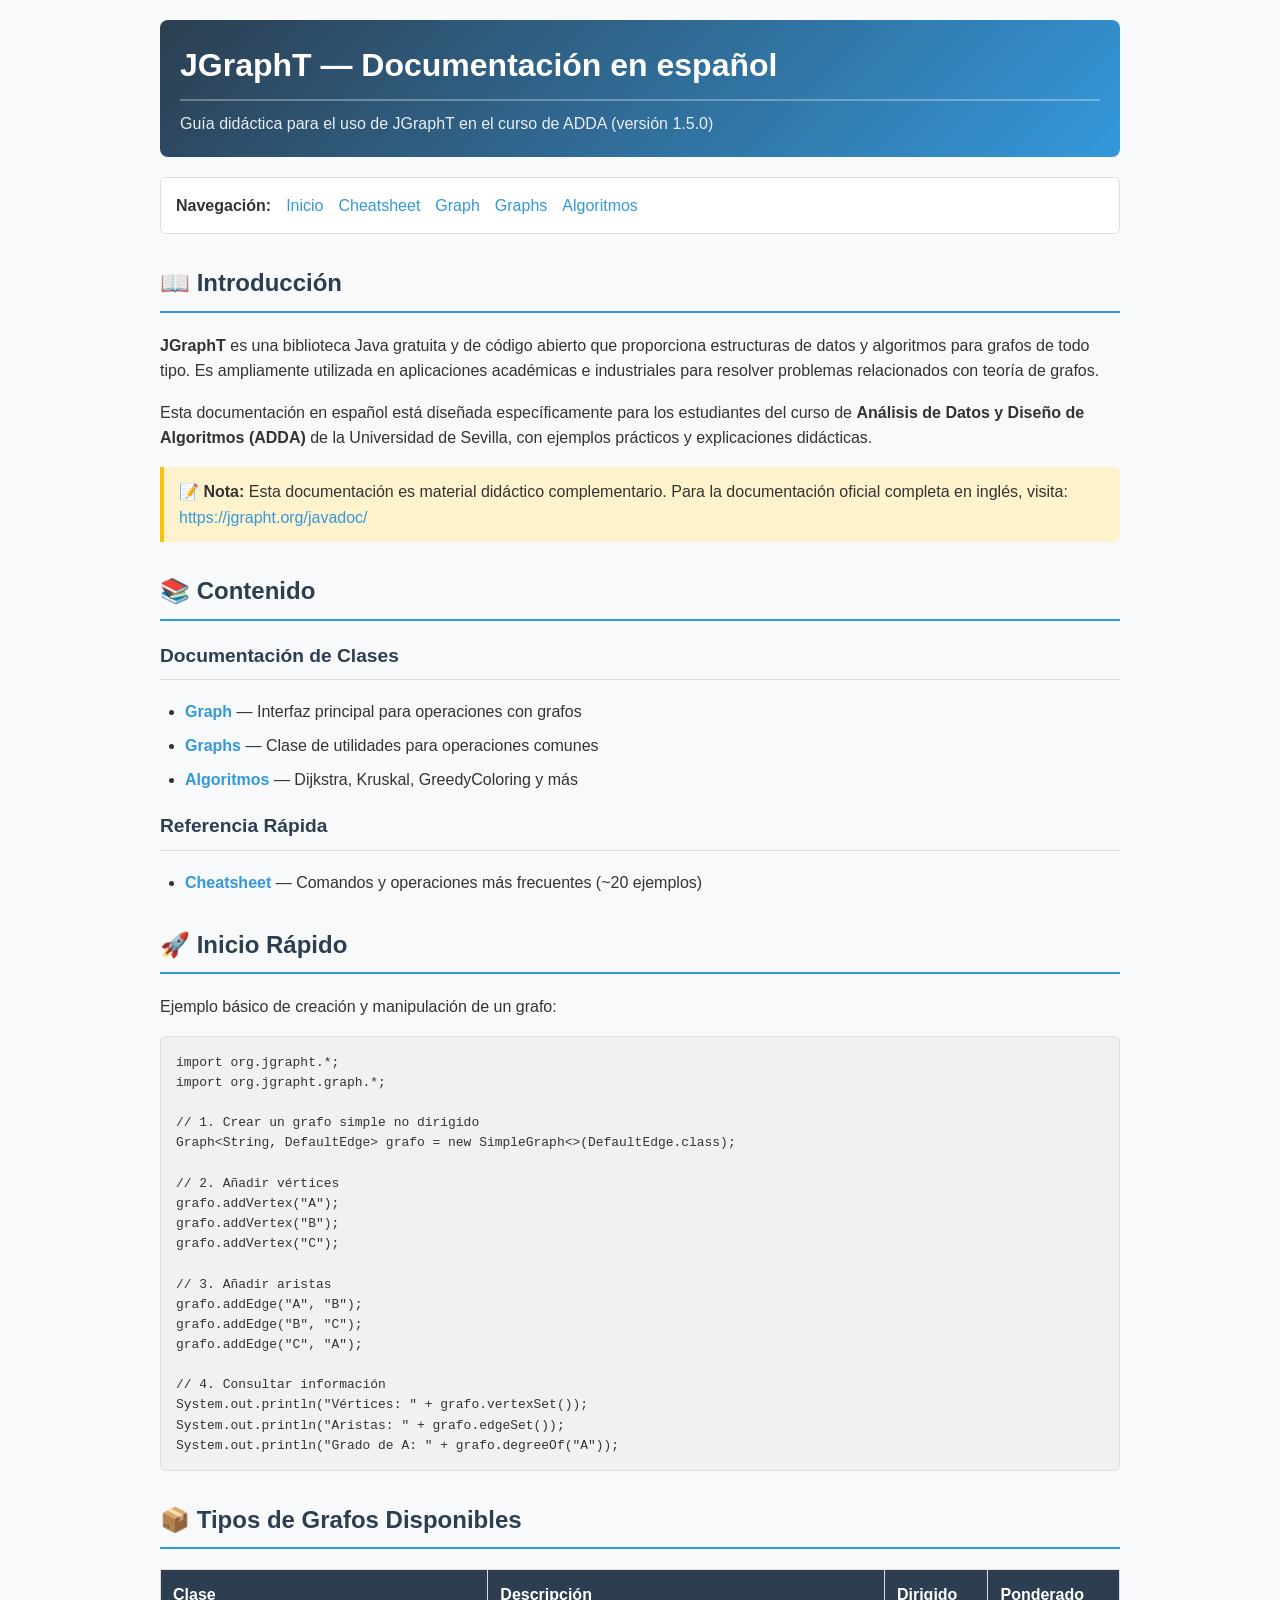
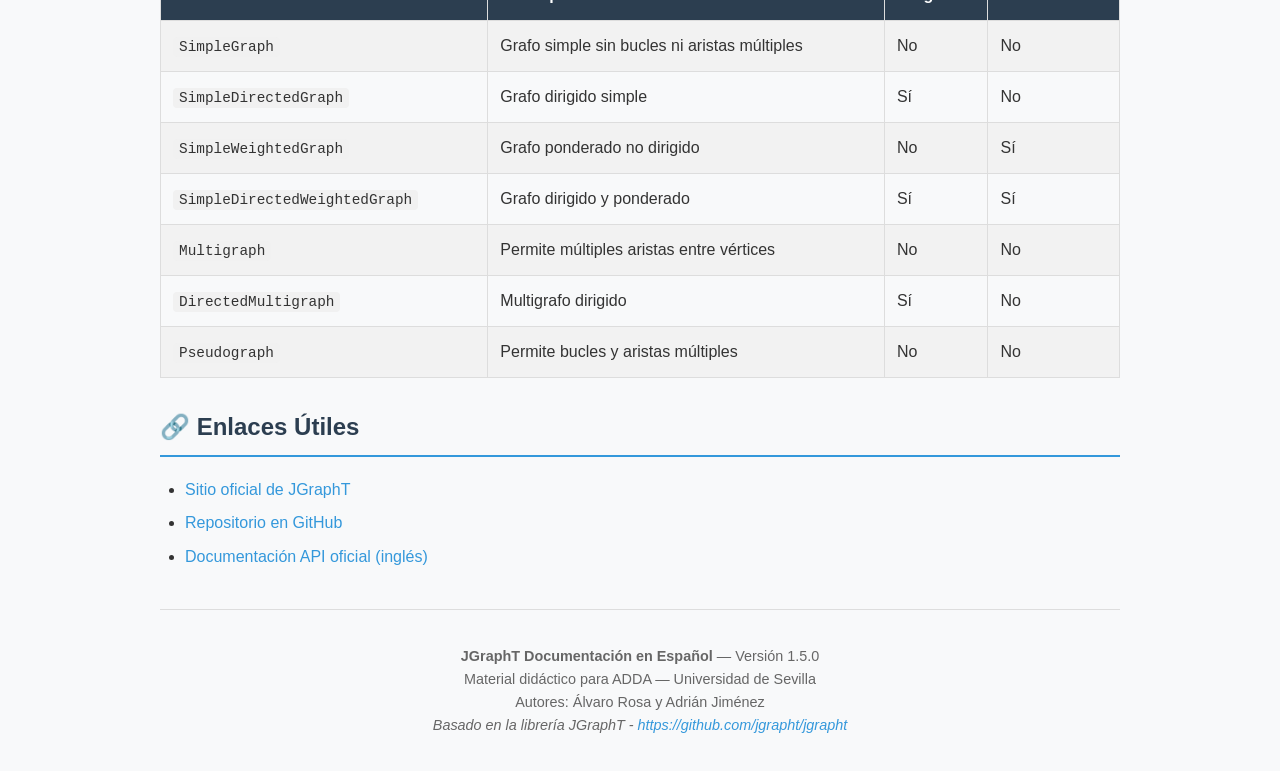
<file: PI2_2025_2026_Base_ADDA/docs/jgrapht-es/index.html>
<!DOCTYPE html>
<html lang="es">
<head>
    <meta charset="UTF-8">
    <meta name="viewport" content="width=device-width, initial-scale=1.0">
    <title>JGraphT — Documentación en español (ADDA - Universidad de Sevilla)</title>
    <link rel="stylesheet" href="css/style.css">
</head>
<body>
    <div class="class-header">
        <h1>JGraphT — Documentación en español</h1>
        <p>Guía didáctica para el uso de JGraphT en el curso de ADDA (versión 1.5.0)</p>
    </div>

    <div class="navigation">
        <ul>
            <li><strong>Navegación:</strong></li>
            <li><a href="index.html">Inicio</a></li>
            <li><a href="cheatsheet.html">Cheatsheet</a></li>
            <li><a href="classes/Graph.html">Graph</a></li>
            <li><a href="classes/Graphs.html">Graphs</a></li>
            <li><a href="classes/Algorithms.html">Algoritmos</a></li>
        </ul>
    </div>

    <h2>📖 Introducción</h2>
    <p>
        <strong>JGraphT</strong> es una biblioteca Java gratuita y de código abierto que proporciona estructuras de datos 
        y algoritmos para grafos de todo tipo. Es ampliamente utilizada en aplicaciones académicas e industriales 
        para resolver problemas relacionados con teoría de grafos.
    </p>
    <p>
        Esta documentación en español está diseñada específicamente para los estudiantes del curso de 
        <strong>Análisis de Datos y Diseño de Algoritmos (ADDA)</strong> de la Universidad de Sevilla, 
        con ejemplos prácticos y explicaciones didácticas.
    </p>

    <div class="note">
        <strong>📝 Nota:</strong> Esta documentación es material didáctico complementario. Para la documentación 
        oficial completa en inglés, visita: <a href="https://jgrapht.org/javadoc/" target="_blank">https://jgrapht.org/javadoc/</a>
    </div>

    <h2>📚 Contenido</h2>
    
    <h3>Documentación de Clases</h3>
    <ul>
        <li><a href="classes/Graph.html"><strong>Graph</strong></a> — Interfaz principal para operaciones con grafos</li>
        <li><a href="classes/Graphs.html"><strong>Graphs</strong></a> — Clase de utilidades para operaciones comunes</li>
        <li><a href="classes/Algorithms.html"><strong>Algoritmos</strong></a> — Dijkstra, Kruskal, GreedyColoring y más</li>
    </ul>

    <h3>Referencia Rápida</h3>
    <ul>
        <li><a href="cheatsheet.html"><strong>Cheatsheet</strong></a> — Comandos y operaciones más frecuentes (~20 ejemplos)</li>
    </ul>

    <h2>🚀 Inicio Rápido</h2>
    <p>Ejemplo básico de creación y manipulación de un grafo:</p>

    <pre><code>import org.jgrapht.*;
import org.jgrapht.graph.*;

// 1. Crear un grafo simple no dirigido
Graph&lt;String, DefaultEdge&gt; grafo = new SimpleGraph&lt;&gt;(DefaultEdge.class);

// 2. Añadir vértices
grafo.addVertex("A");
grafo.addVertex("B");
grafo.addVertex("C");

// 3. Añadir aristas
grafo.addEdge("A", "B");
grafo.addEdge("B", "C");
grafo.addEdge("C", "A");

// 4. Consultar información
System.out.println("Vértices: " + grafo.vertexSet());
System.out.println("Aristas: " + grafo.edgeSet());
System.out.println("Grado de A: " + grafo.degreeOf("A"));</code></pre>

    <h2>📦 Tipos de Grafos Disponibles</h2>
    <table>
        <tr>
            <th>Clase</th>
            <th>Descripción</th>
            <th>Dirigido</th>
            <th>Ponderado</th>
        </tr>
        <tr>
            <td><code>SimpleGraph</code></td>
            <td>Grafo simple sin bucles ni aristas múltiples</td>
            <td>No</td>
            <td>No</td>
        </tr>
        <tr>
            <td><code>SimpleDirectedGraph</code></td>
            <td>Grafo dirigido simple</td>
            <td>Sí</td>
            <td>No</td>
        </tr>
        <tr>
            <td><code>SimpleWeightedGraph</code></td>
            <td>Grafo ponderado no dirigido</td>
            <td>No</td>
            <td>Sí</td>
        </tr>
        <tr>
            <td><code>SimpleDirectedWeightedGraph</code></td>
            <td>Grafo dirigido y ponderado</td>
            <td>Sí</td>
            <td>Sí</td>
        </tr>
        <tr>
            <td><code>Multigraph</code></td>
            <td>Permite múltiples aristas entre vértices</td>
            <td>No</td>
            <td>No</td>
        </tr>
        <tr>
            <td><code>DirectedMultigraph</code></td>
            <td>Multigrafo dirigido</td>
            <td>Sí</td>
            <td>No</td>
        </tr>
        <tr>
            <td><code>Pseudograph</code></td>
            <td>Permite bucles y aristas múltiples</td>
            <td>No</td>
            <td>No</td>
        </tr>
    </table>

    <h2>🔗 Enlaces Útiles</h2>
    <ul>
        <li><a href="https://jgrapht.org/" target="_blank">Sitio oficial de JGraphT</a></li>
        <li><a href="https://github.com/jgrapht/jgrapht" target="_blank">Repositorio en GitHub</a></li>
        <li><a href="https://jgrapht.org/javadoc/" target="_blank">Documentación API oficial (inglés)</a></li>
    </ul>

    <div class="footer">
        <p>
            <strong>JGraphT Documentación en Español</strong> — Versión 1.5.0<br>
            Material didáctico para ADDA — Universidad de Sevilla<br>
            Autores: Álvaro Rosa y Adrián Jiménez<br>
            <em>Basado en la librería JGraphT - <a href="https://github.com/jgrapht/jgrapht" target="_blank">https://github.com/jgrapht/jgrapht</a></em>
        </p>
    </div>
</body>
</html>
</file>
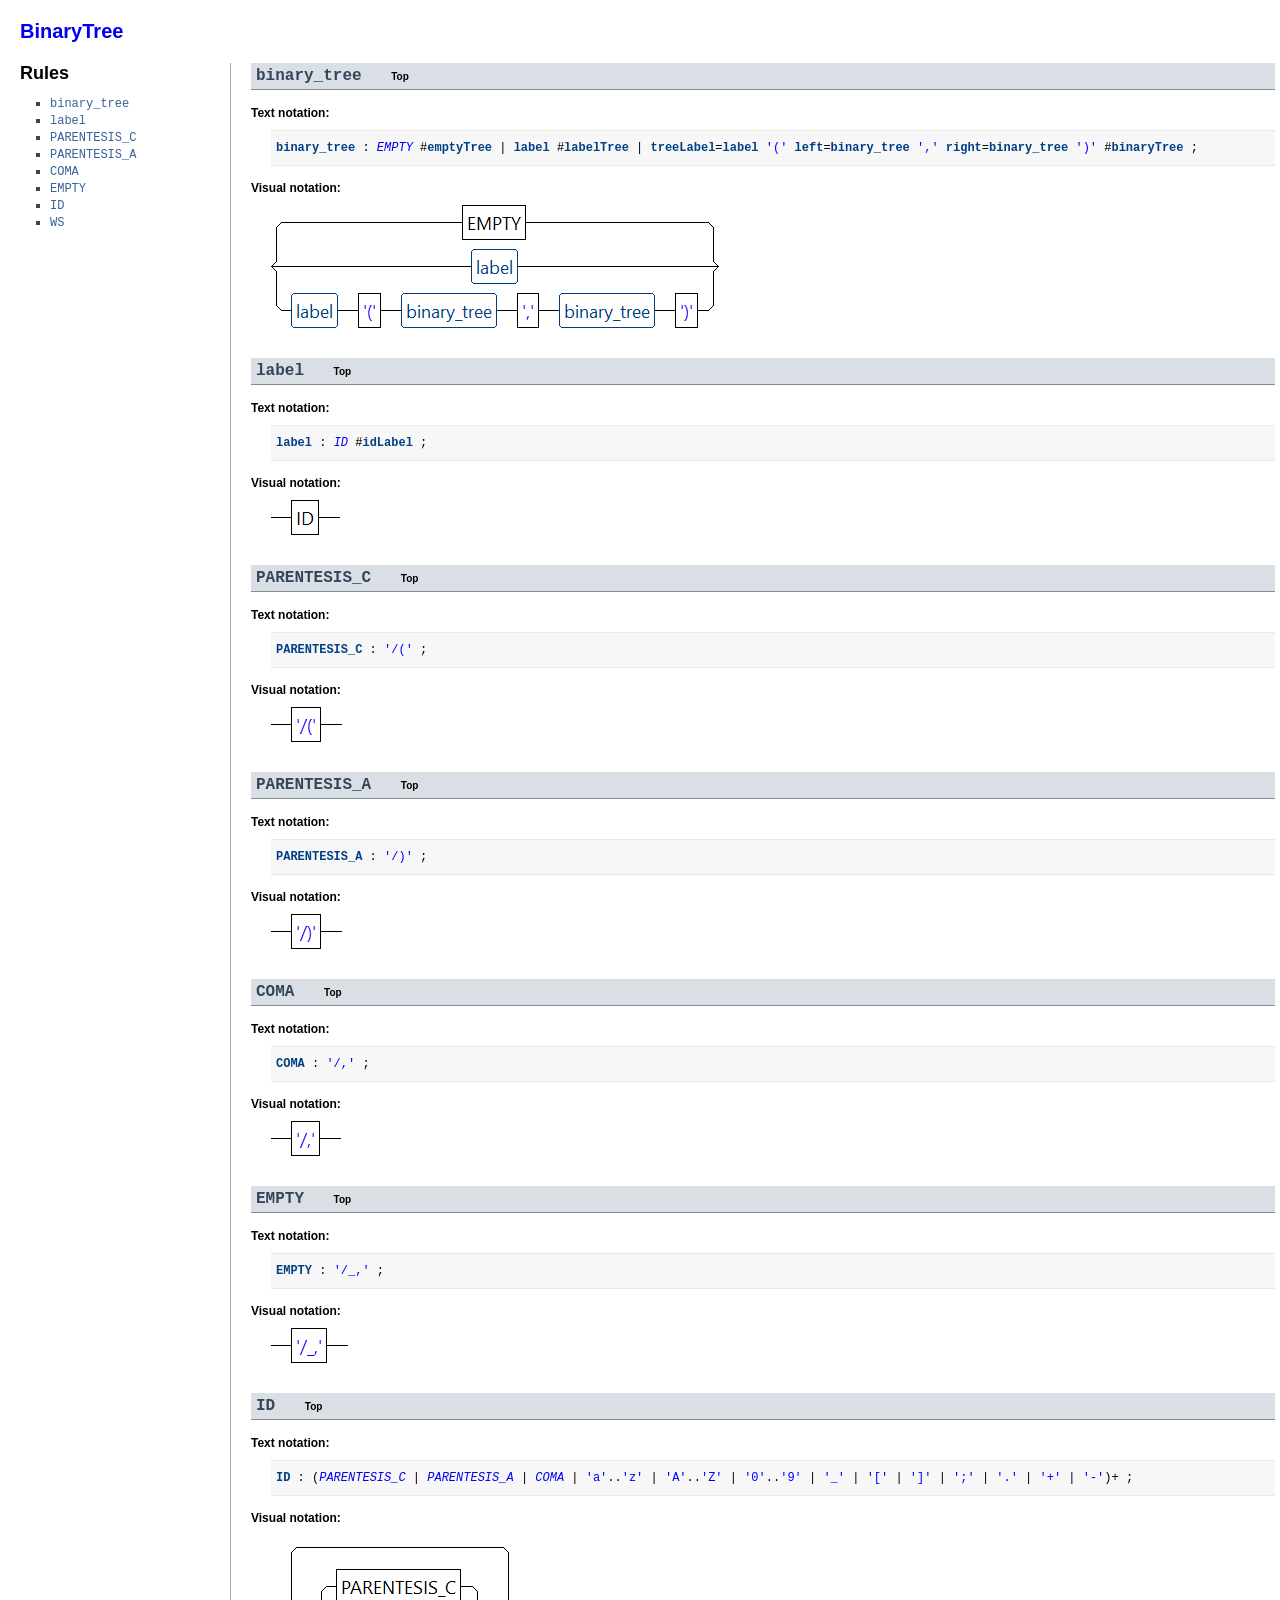
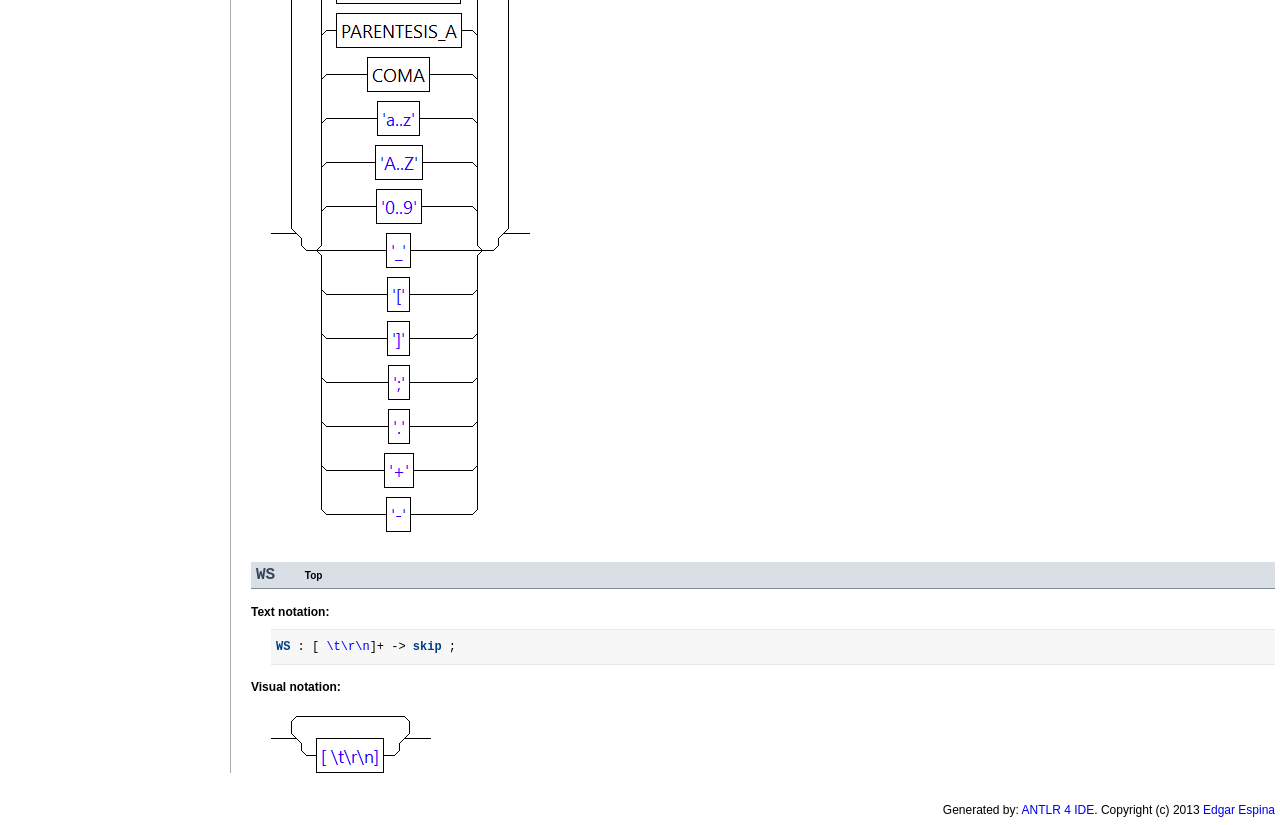
<file: Solve/gramatica_binary_tree/BinaryTree.g4.html>
<!DOCTYPE html>
<html>
<head>
<meta http-equiv="Content-Type" content="text/html; charset=UTF-8">
<title>BinaryTree.g4</title>
<style type="text/css">
body { 
  color: #000;
  font-family: sans-serif;
  font-size: 12px;
  margin: 20px 5px 10px 20px;
}
/* resets */
ul {
  list-style: none;
  padding: 0;
}
a {
  text-decoration: none;
}
a:hover {
  text-decoration: underline;
}
img {
  border: 0;
}
.clear {
  clear: both;
}
.container {
  position: relative;
}
/* Grammar name */
h1 {
  font-size: 20px;
}
/*Grammar documentation*/
.gdoc {
  margin-left: 20px;
  margin-bottom: 20px;
}
#index {
  position: absolute;
  top: 0;
  left: 0;
  width: 200px;
  overflow: auto;
}
#index h2 {
  margin: 0;
}
#index ol {
  padding-left: 30px;
  list-style-type: square;
  color: #364559;
}
#index ol li {
  margin: 2px 0;
}
#index ol li a {
  color: #366199;
  font-family: monospace;
}
#rules {
  margin-left: 210px;
  padding-left: 20px;
  border-left: 1px solid #AAA;
}
.rule {
  margin-bottom: 30px;
}
/* Rule name*/
.rule h3 {
  color: #364559;
  background-color: #DADFE6;
  font-size: 16px;
  font-weight: bold;
  padding: 4px 5px;
  border-bottom: 1px solid #828B99;
}
.rule h3 a.topLink {
  font-family: sans-serif;
  font-size: 10px;
  color: #000;
  margin-left: 20px;
}
.rule h3, .rule .ebnf div {
  font-family: monospace;
}
/* Sections: ebnf, railroad*/
.doc, .ebnf, .railroad {
  padding-left: 20px;
}
.doc h4, .ebnf h4, .railroad h4 {
  font-size: 12px;
  margin: 15px 0 10px -20px;
}
.ebnf div {
  background-color: #F7F7F7;
  border-top: 1px solid #E8E8E8;
  border-bottom: 1px solid #E8E8E8;
  padding: 10px 5px;
}
.ebnf div .literal {
  color: #0000FF;
}
.ebnf div .keyword {
  color: #7F0055;
  font-weight: bold;
}
.ebnf div .rule {
  color: #004084;
  font-weight: bold;
}
.ebnf div .token {
  font-style:italic;
}
.railroad img {
  display: block;
}
footer {
  float: right;
}
</style>
</head>
<body>
<h1><a href="BinaryTree.g4.html" name="top">BinaryTree</a></h1>
<p class="gdoc"></p>
<div class="container">
<div id="index">
<h2>Rules</h2>
<ol>
  <li><a href="#binary_tree">binary_tree</a></li>
  <li><a href="#label">label</a></li>
  <li><a href="#PARENTESIS_C">PARENTESIS_C</a></li>
  <li><a href="#PARENTESIS_A">PARENTESIS_A</a></li>
  <li><a href="#COMA">COMA</a></li>
  <li><a href="#EMPTY">EMPTY</a></li>
  <li><a href="#ID">ID</a></li>
  <li><a href="#WS">WS</a></li>
</ol>
</div>

<div id="rules">
<ul>
  <li class="rule" id="binary_tree">
  <h3>binary_tree <a class="topLink" title="Go to top" href="BinaryTree.g4.html">Top</a></h3>
  <div class="doc">
    <p>
    </p>
  </div>
  <div class="ebnf">
  <h4>Text notation:</h4>
  <div>
    <span class="rule">binary_tree</span> :  <a href="#EMPTY" class="token">EMPTY</a> <span class="operator">#</span><a href="#emptyTree" class="rule">emptyTree</a> <span class="operator">|</span> <a href="#label" class="rule">label</a> <span class="operator">#</span><a href="#labelTree" class="rule">labelTree</a> <span class="operator">|</span> <a href="#treeLabel" class="rule">treeLabel</a><span class="operator">=</span><a href="#label" class="rule">label</a> <span class="literal">'('</span> <a href="#left" class="rule">left</a><span class="operator">=</span><a href="#binary_tree" class="rule">binary_tree</a> <span class="literal">','</span> <a href="#right" class="rule">right</a><span class="operator">=</span><a href="#binary_tree" class="rule">binary_tree</a> <span class="literal">')'</span> <span class="operator">#</span><a href="#binaryTree" class="rule">binaryTree</a> ;
  </div>
  </div>
  <div class="railroad">
  <h4>Visual notation:</h4>
  <img border="0" src="images/binary_tree.png" />
  </div>
  </li>
  <li class="rule" id="label">
  <h3>label <a class="topLink" title="Go to top" href="BinaryTree.g4.html">Top</a></h3>
  <div class="doc">
    <p>
    </p>
  </div>
  <div class="ebnf">
  <h4>Text notation:</h4>
  <div>
    <span class="rule">label</span> :  <a href="#ID" class="token">ID</a> <span class="operator">#</span><a href="#idLabel" class="rule">idLabel</a> ;
  </div>
  </div>
  <div class="railroad">
  <h4>Visual notation:</h4>
  <img border="0" src="images/label.png" />
  </div>
  </li>
  <li class="rule" id="PARENTESIS_C">
  <h3>PARENTESIS_C <a class="topLink" title="Go to top" href="BinaryTree.g4.html">Top</a></h3>
  <div class="doc">
    <p>
    </p>
  </div>
  <div class="ebnf">
  <h4>Text notation:</h4>
  <div>
    <span class="rule">PARENTESIS_C</span> :  <span class="literal">'/('</span> ;
  </div>
  </div>
  <div class="railroad">
  <h4>Visual notation:</h4>
  <img border="0" src="images/PARENTESIS_C.png" />
  </div>
  </li>
  <li class="rule" id="PARENTESIS_A">
  <h3>PARENTESIS_A <a class="topLink" title="Go to top" href="BinaryTree.g4.html">Top</a></h3>
  <div class="doc">
    <p>
    </p>
  </div>
  <div class="ebnf">
  <h4>Text notation:</h4>
  <div>
    <span class="rule">PARENTESIS_A</span> :  <span class="literal">'/)'</span> ;
  </div>
  </div>
  <div class="railroad">
  <h4>Visual notation:</h4>
  <img border="0" src="images/PARENTESIS_A.png" />
  </div>
  </li>
  <li class="rule" id="COMA">
  <h3>COMA <a class="topLink" title="Go to top" href="BinaryTree.g4.html">Top</a></h3>
  <div class="doc">
    <p>
    </p>
  </div>
  <div class="ebnf">
  <h4>Text notation:</h4>
  <div>
    <span class="rule">COMA</span> :  <span class="literal">'/,'</span> ;
  </div>
  </div>
  <div class="railroad">
  <h4>Visual notation:</h4>
  <img border="0" src="images/COMA.png" />
  </div>
  </li>
  <li class="rule" id="EMPTY">
  <h3>EMPTY <a class="topLink" title="Go to top" href="BinaryTree.g4.html">Top</a></h3>
  <div class="doc">
    <p>
    </p>
  </div>
  <div class="ebnf">
  <h4>Text notation:</h4>
  <div>
    <span class="rule">EMPTY</span> :  <span class="literal">'/_,'</span> ;
  </div>
  </div>
  <div class="railroad">
  <h4>Visual notation:</h4>
  <img border="0" src="images/EMPTY.png" />
  </div>
  </li>
  <li class="rule" id="ID">
  <h3>ID <a class="topLink" title="Go to top" href="BinaryTree.g4.html">Top</a></h3>
  <div class="doc">
    <p>
    </p>
  </div>
  <div class="ebnf">
  <h4>Text notation:</h4>
  <div>
    <span class="rule">ID</span> :  <span class="operator">(</span><a href="#PARENTESIS_C" class="token">PARENTESIS_C</a> <span class="operator">|</span> <a href="#PARENTESIS_A" class="token">PARENTESIS_A</a> <span class="operator">|</span> <a href="#COMA" class="token">COMA</a> <span class="operator">|</span> <span class="literal">'a'</span><span class="operator">..</span><span class="literal">'z'</span> <span class="operator">|</span> <span class="literal">'A'</span><span class="operator">..</span><span class="literal">'Z'</span> <span class="operator">|</span> <span class="literal">'0'</span><span class="operator">..</span><span class="literal">'9'</span> <span class="operator">|</span> <span class="literal">'_'</span> <span class="operator">|</span> <span class="literal">'['</span> <span class="operator">|</span> <span class="literal">']'</span> <span class="operator">|</span> <span class="literal">';'</span> <span class="operator">|</span> <span class="literal">'.'</span> <span class="operator">|</span> <span class="literal">'+'</span> <span class="operator">|</span> <span class="literal">'-'</span><span class="operator">)</span><span class="operator">+</span> ;
  </div>
  </div>
  <div class="railroad">
  <h4>Visual notation:</h4>
  <img border="0" src="images/ID.png" />
  </div>
  </li>
  <li class="rule" id="WS">
  <h3>WS <a class="topLink" title="Go to top" href="BinaryTree.g4.html">Top</a></h3>
  <div class="doc">
    <p>
    </p>
  </div>
  <div class="ebnf">
  <h4>Text notation:</h4>
  <div>
    <span class="rule">WS</span> :  [<span class="literal"> \t\r\n</span>]<span class="operator">+</span> <span class="operator">-></span> <a href="#skip" class="rule">skip</a> ;
  </div>
  </div>
  <div class="railroad">
  <h4>Visual notation:</h4>
  <img border="0" src="images/WS.png" />
  </div>
  </li>
</ul>
</div>
</div>
<footer>Generated by: <a href="https://github.com/jknack/antlr4ide">ANTLR 4 IDE</a>. Copyright (c) 2013 <a href="https://twitter.com/edgarespina">Edgar Espina</a></footer>
</body>
</html>
</file>
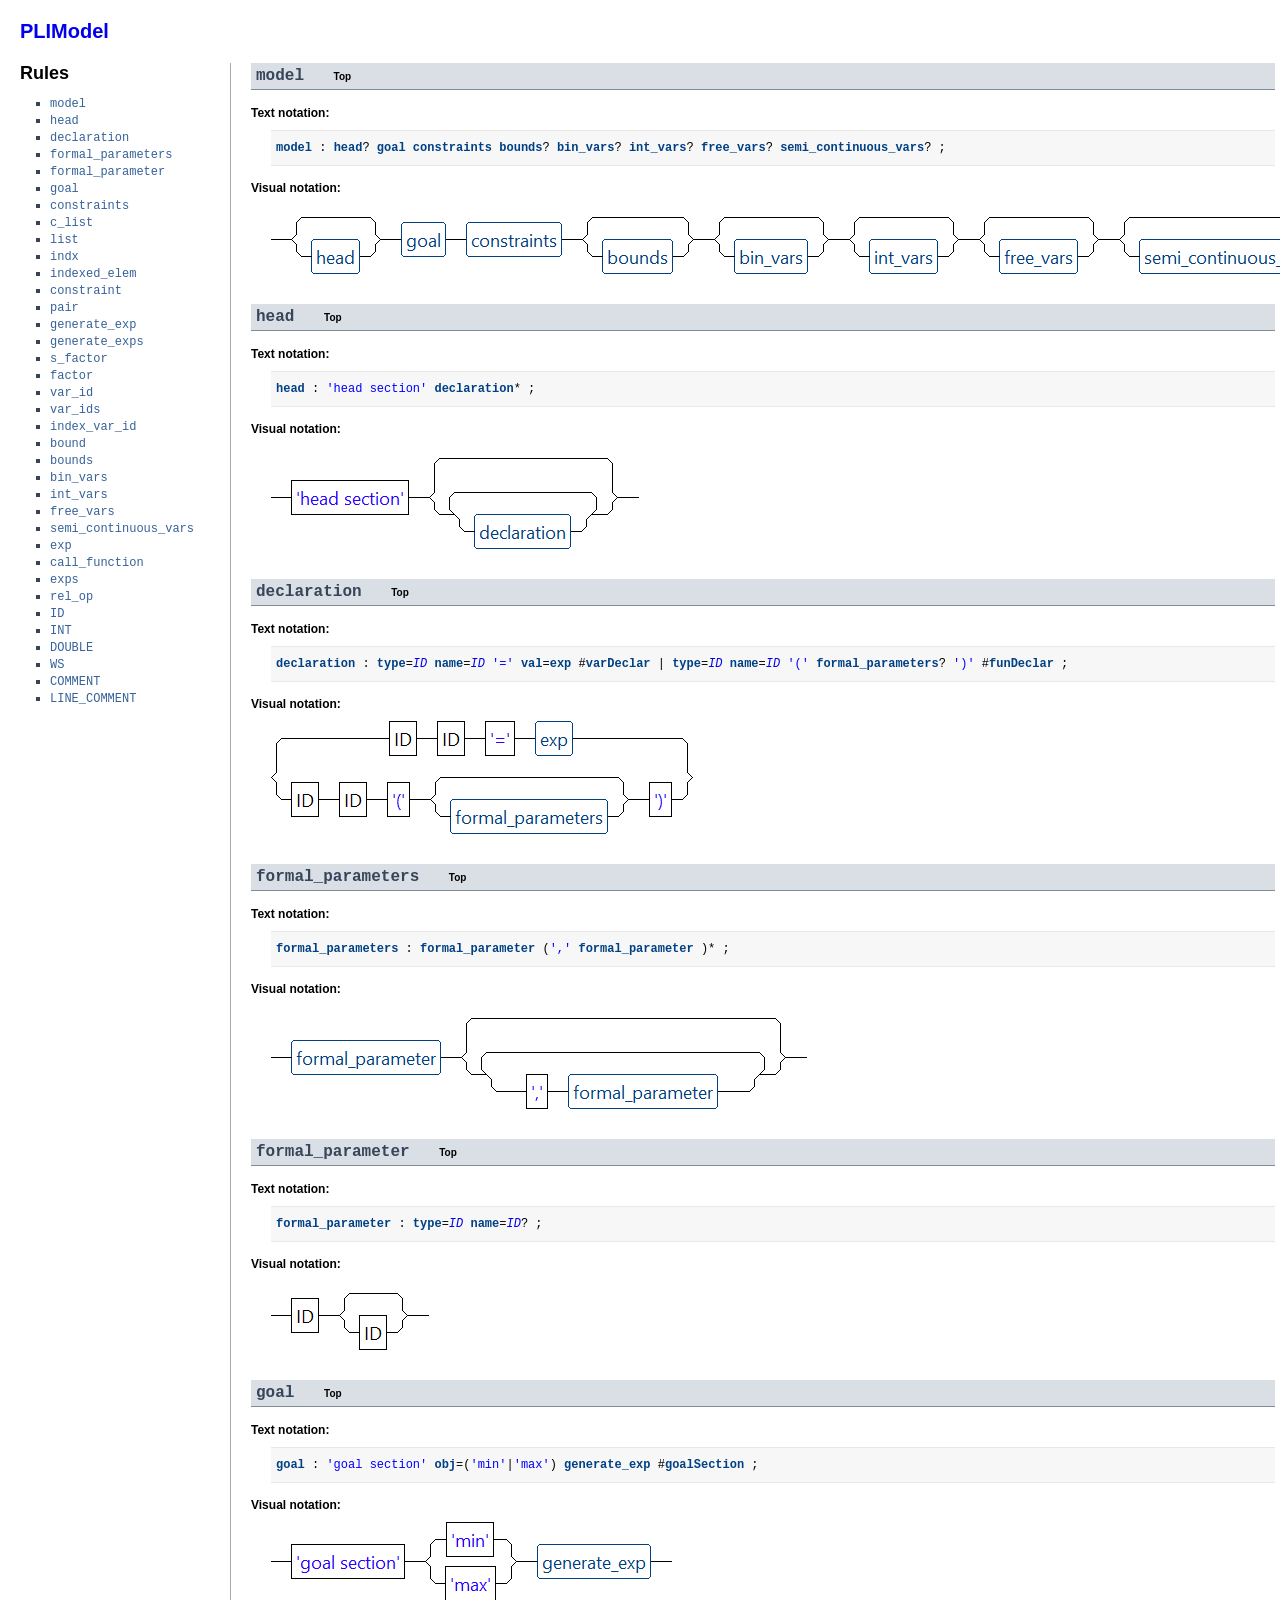
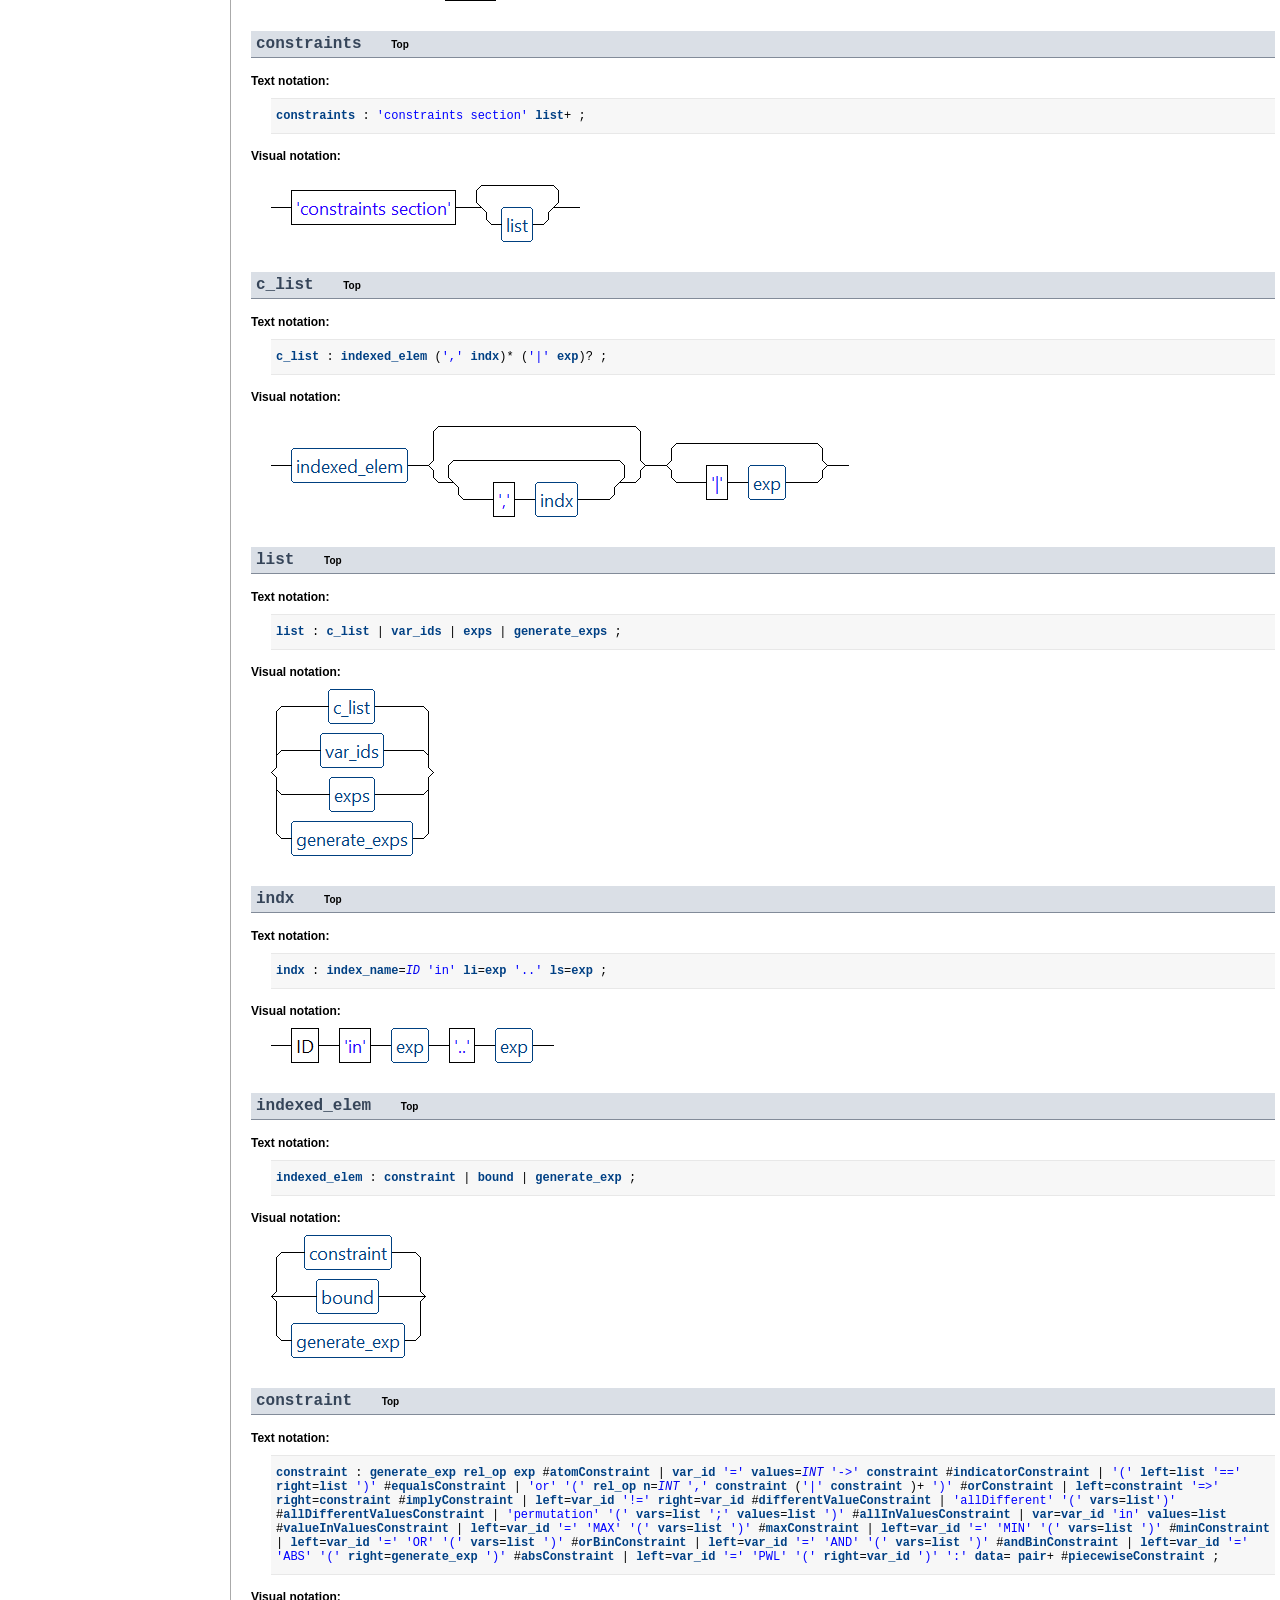
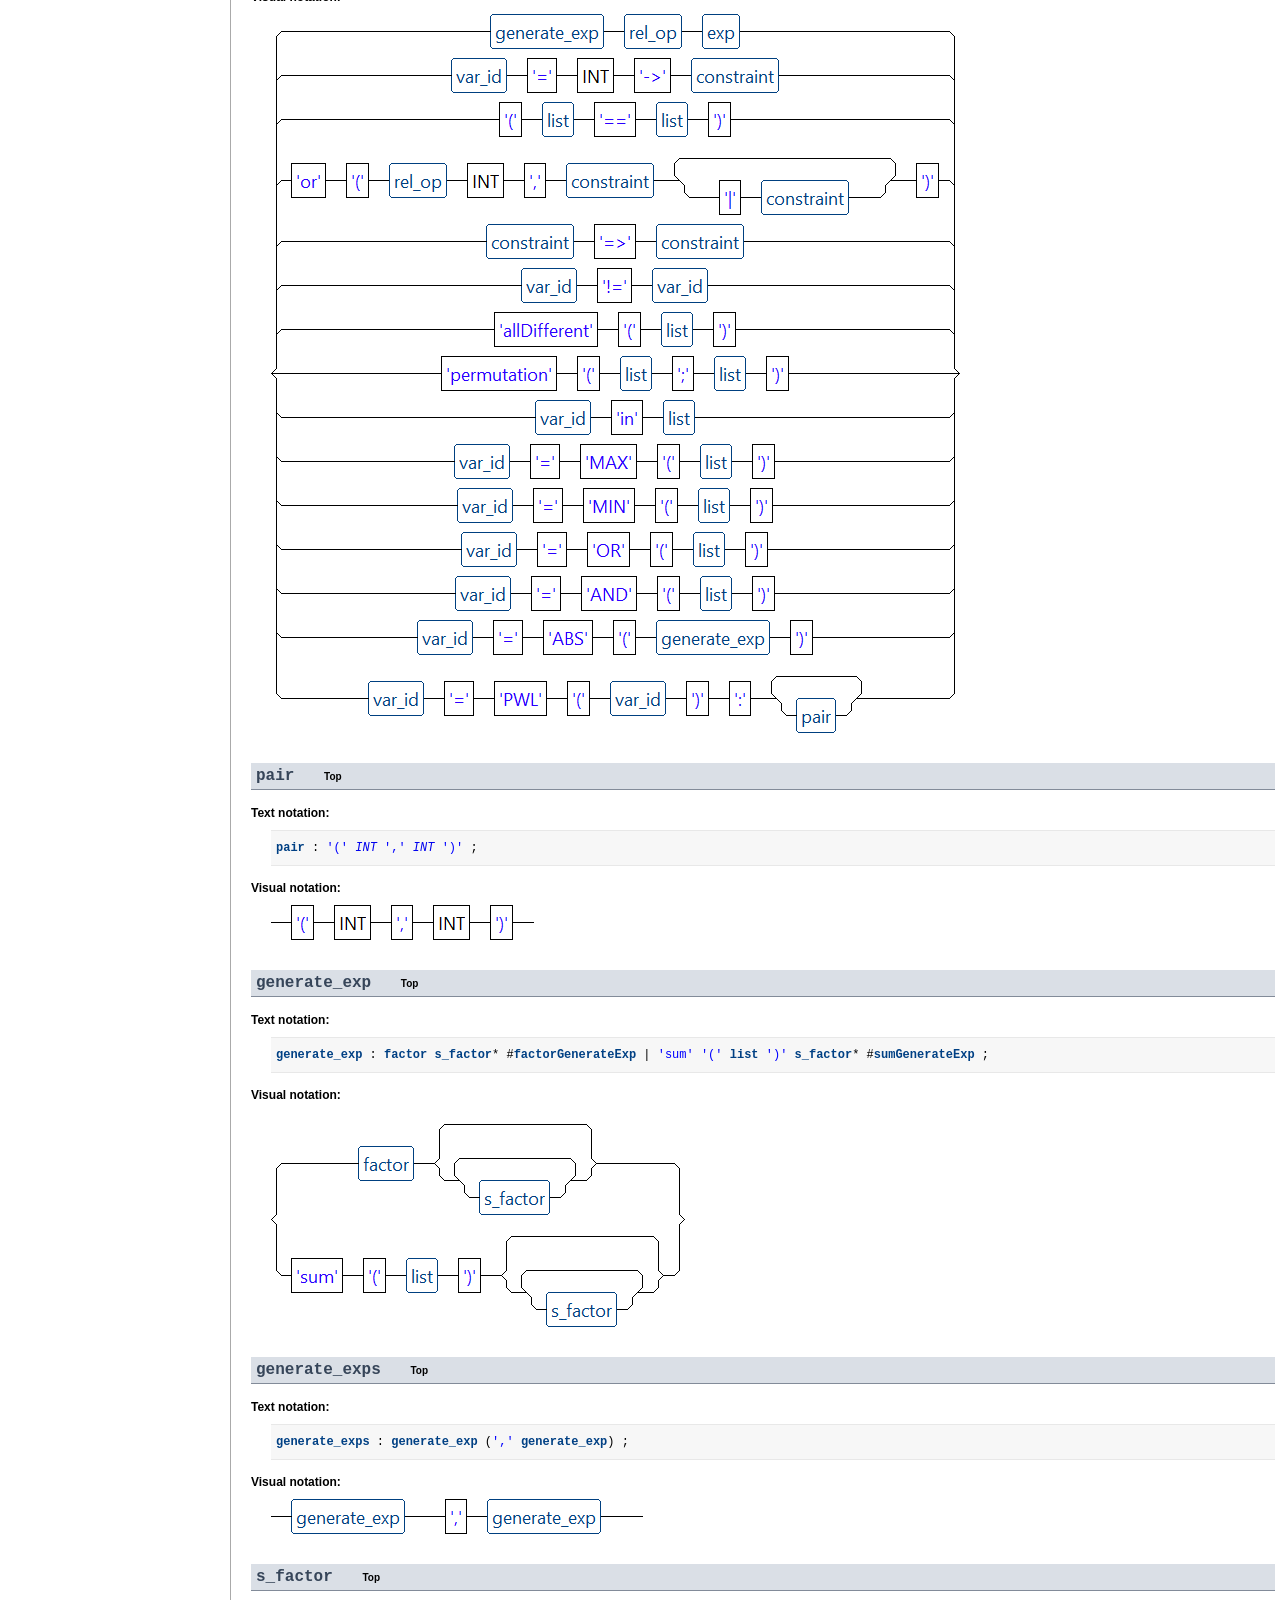
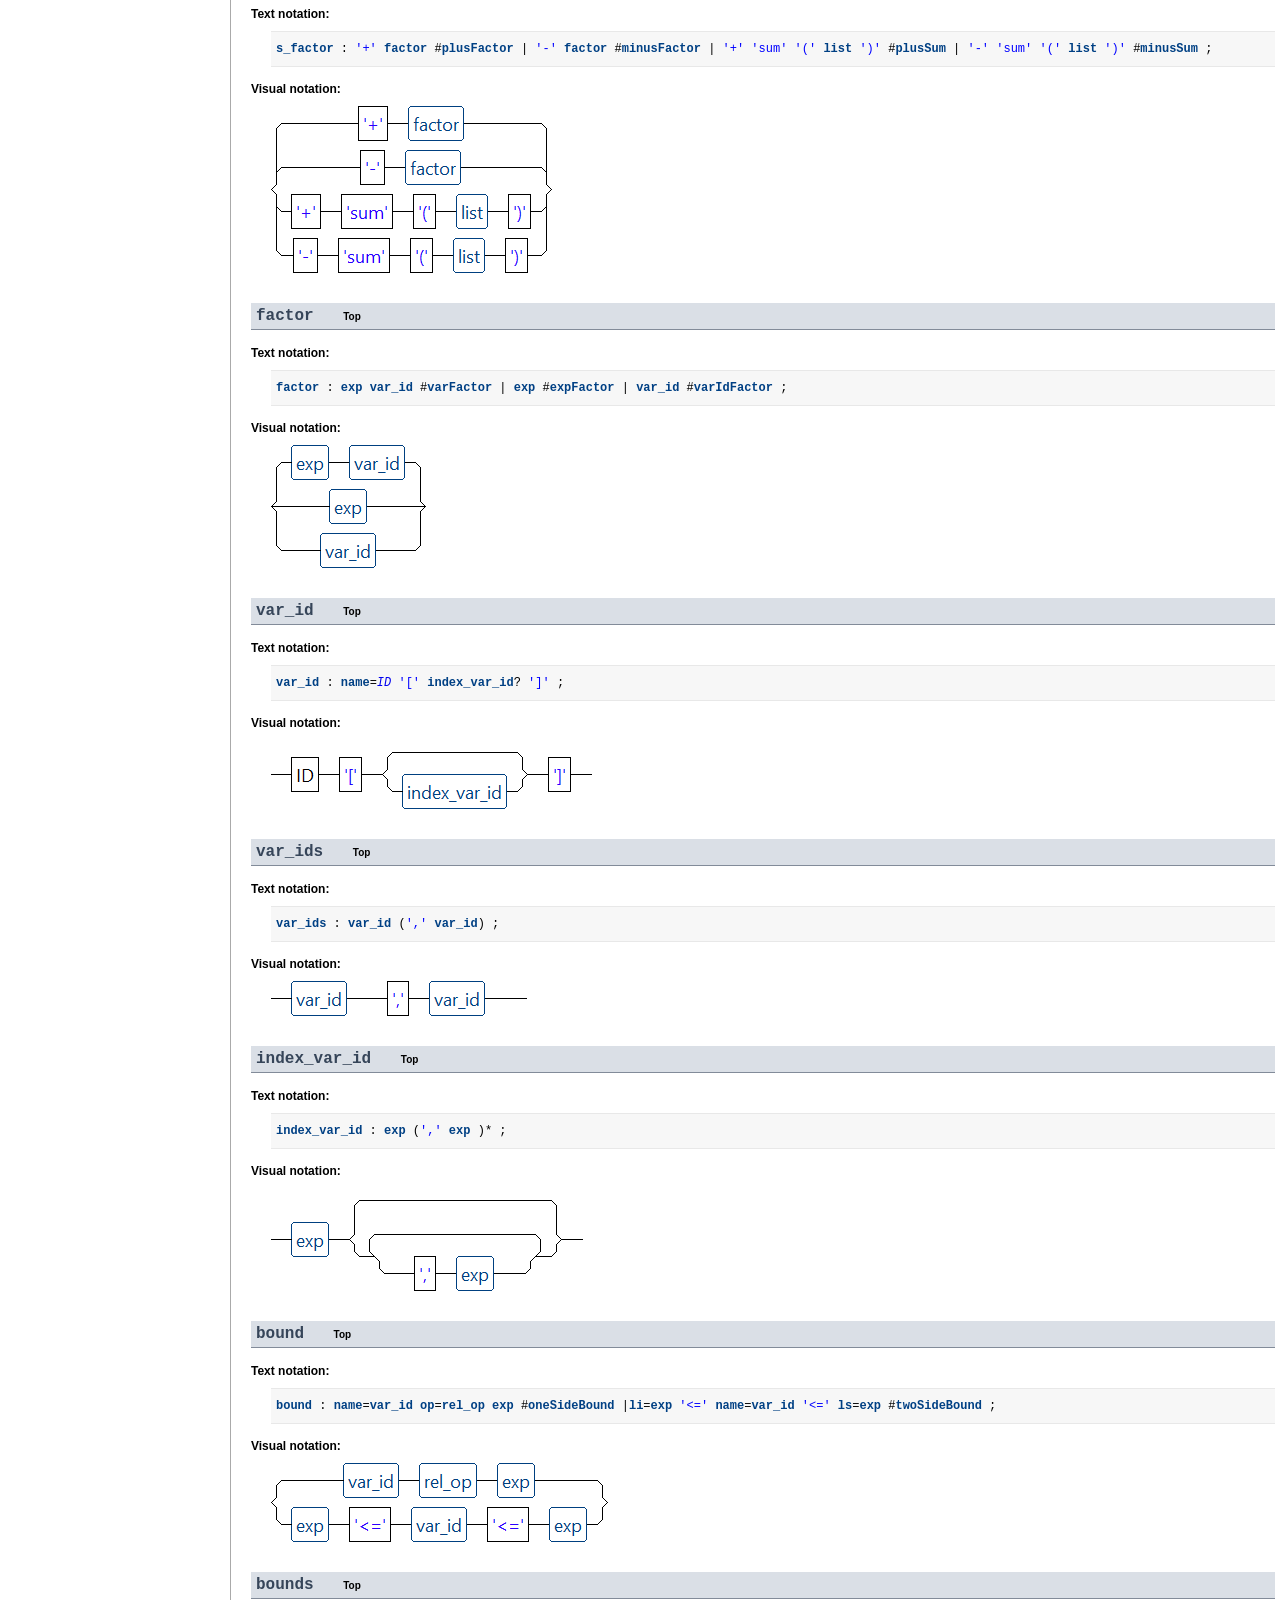
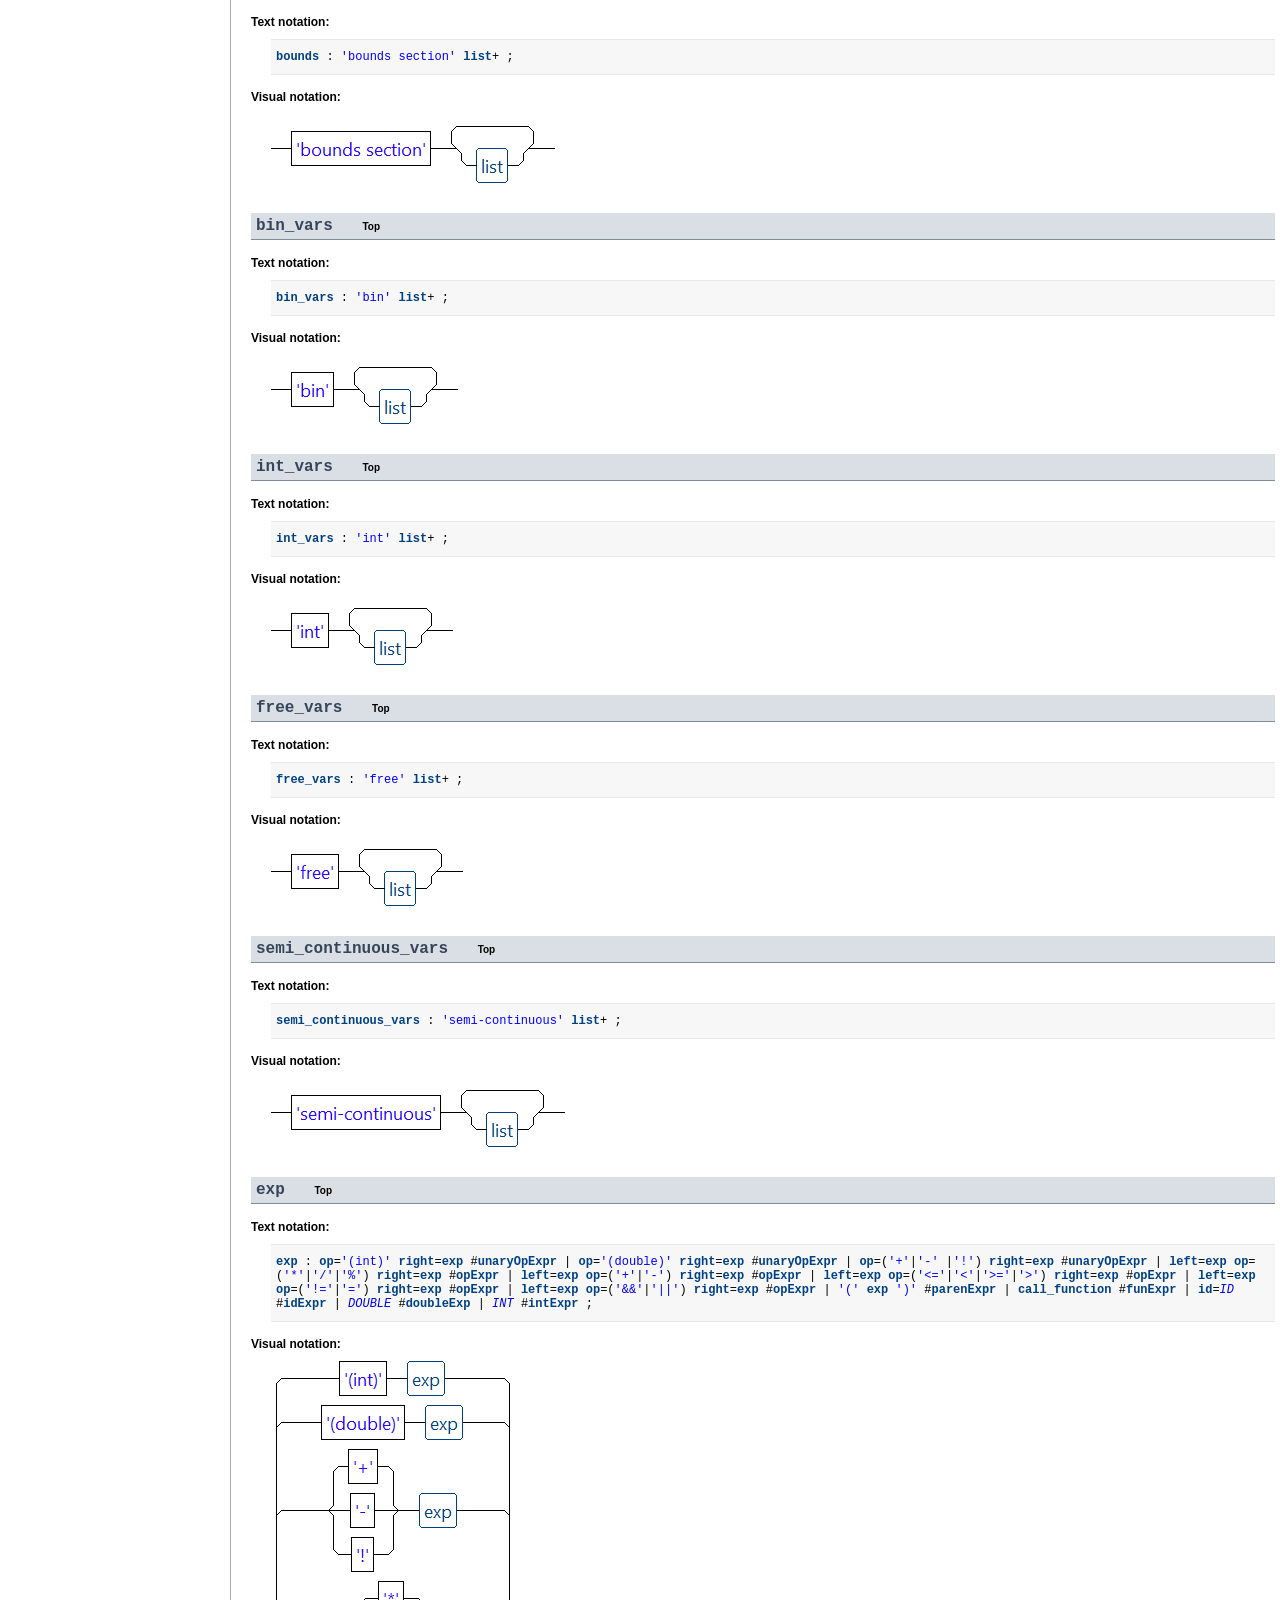
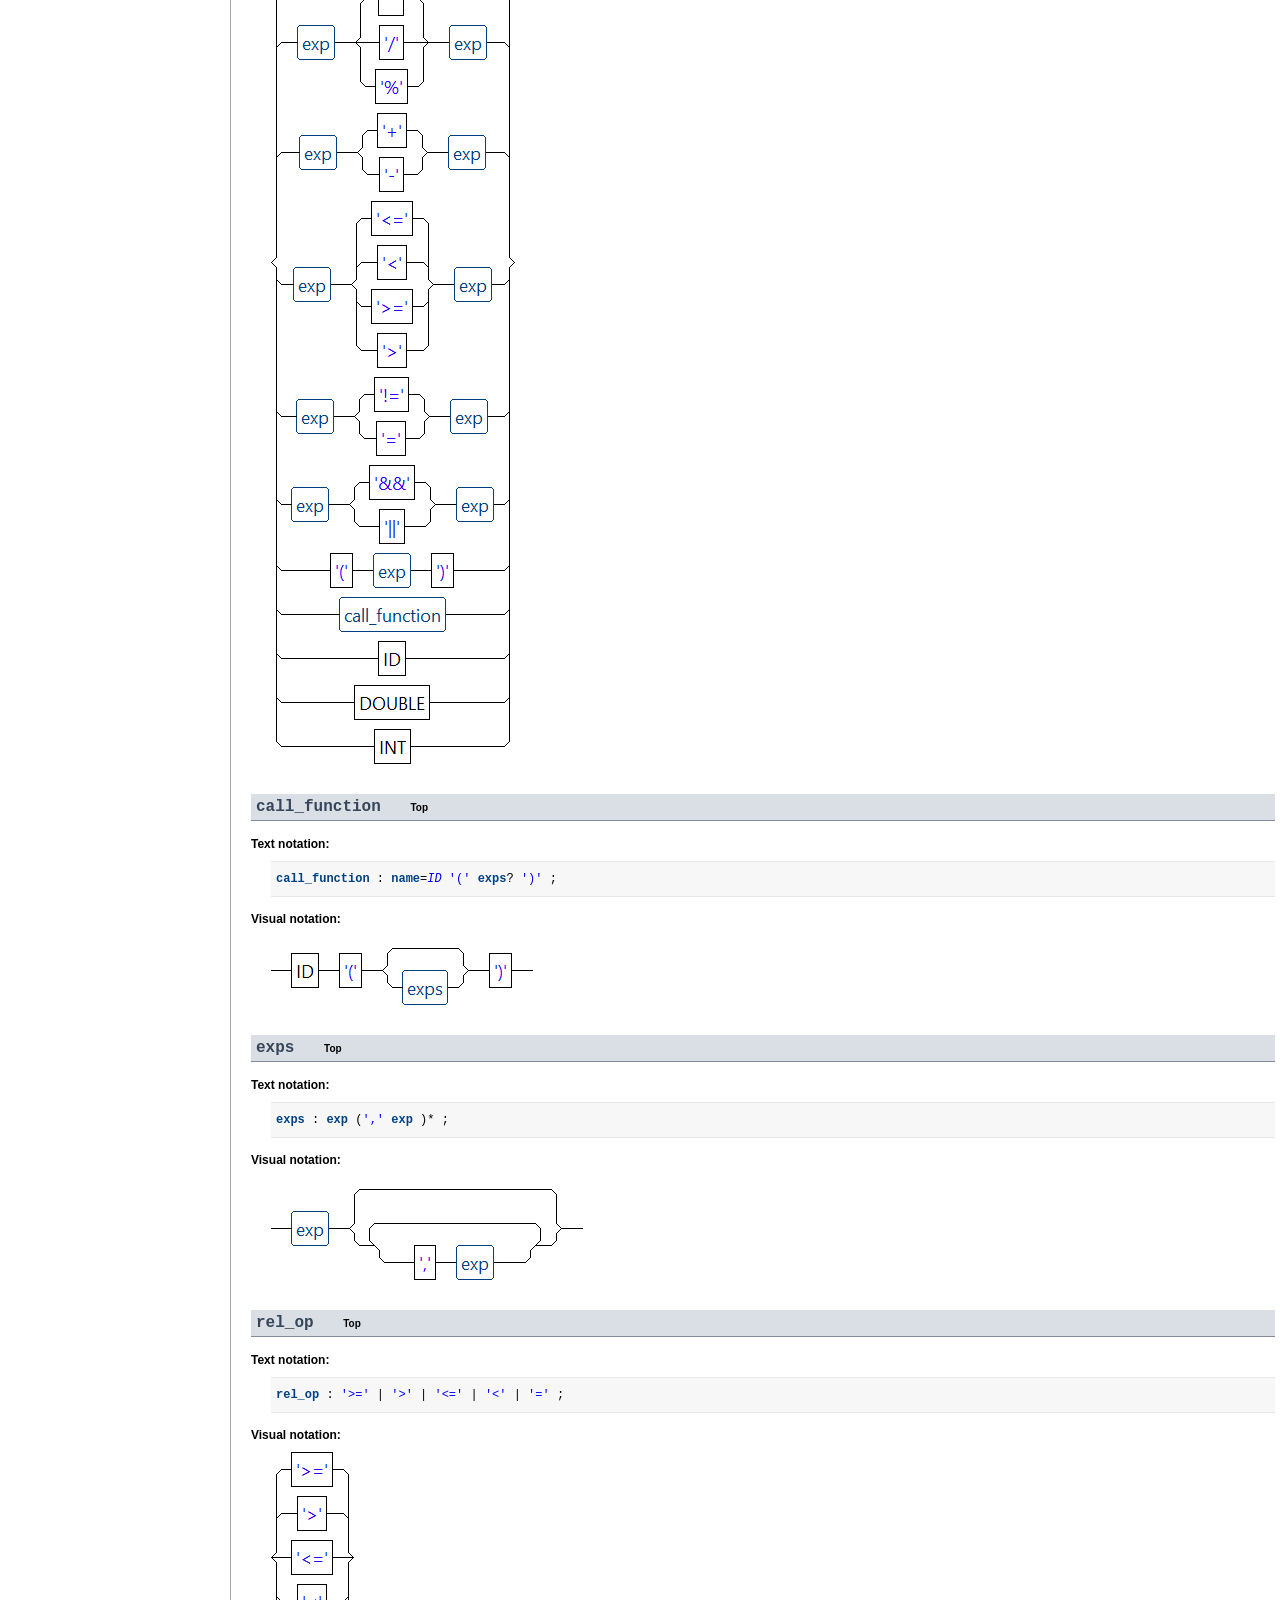
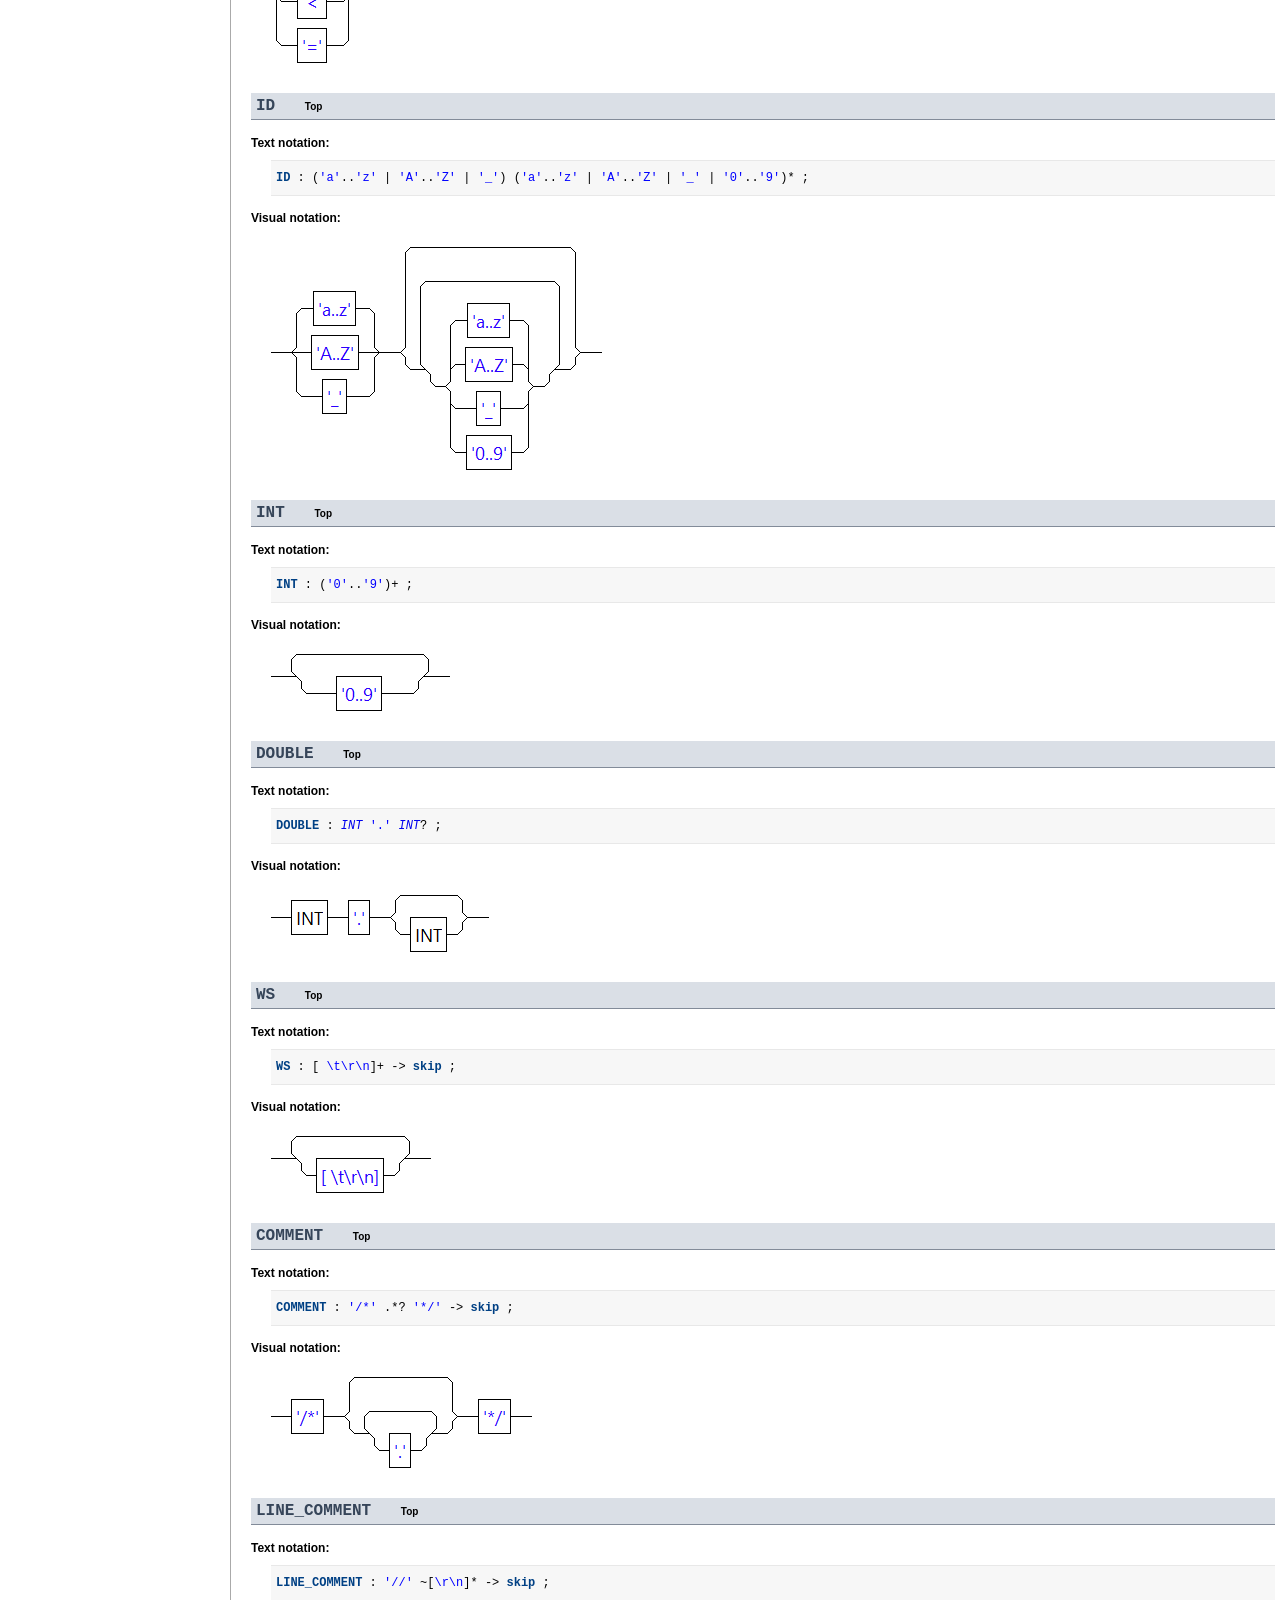
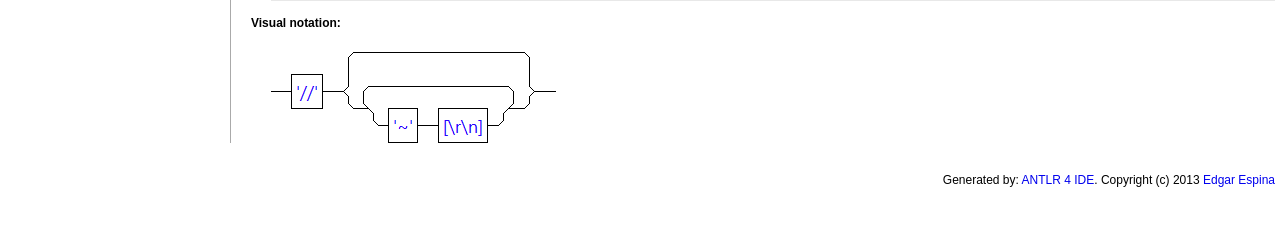
<file: Solve/gramatica_lsi/PLIModel.g4.html>
<!DOCTYPE html>
<html>
<head>
<meta http-equiv="Content-Type" content="text/html; charset=UTF-8">
<title>PLIModel.g4</title>
<style type="text/css">
body { 
  color: #000;
  font-family: sans-serif;
  font-size: 12px;
  margin: 20px 5px 10px 20px;
}
/* resets */
ul {
  list-style: none;
  padding: 0;
}
a {
  text-decoration: none;
}
a:hover {
  text-decoration: underline;
}
img {
  border: 0;
}
.clear {
  clear: both;
}
.container {
  position: relative;
}
/* Grammar name */
h1 {
  font-size: 20px;
}
/*Grammar documentation*/
.gdoc {
  margin-left: 20px;
  margin-bottom: 20px;
}
#index {
  position: absolute;
  top: 0;
  left: 0;
  width: 200px;
  overflow: auto;
}
#index h2 {
  margin: 0;
}
#index ol {
  padding-left: 30px;
  list-style-type: square;
  color: #364559;
}
#index ol li {
  margin: 2px 0;
}
#index ol li a {
  color: #366199;
  font-family: monospace;
}
#rules {
  margin-left: 210px;
  padding-left: 20px;
  border-left: 1px solid #AAA;
}
.rule {
  margin-bottom: 30px;
}
/* Rule name*/
.rule h3 {
  color: #364559;
  background-color: #DADFE6;
  font-size: 16px;
  font-weight: bold;
  padding: 4px 5px;
  border-bottom: 1px solid #828B99;
}
.rule h3 a.topLink {
  font-family: sans-serif;
  font-size: 10px;
  color: #000;
  margin-left: 20px;
}
.rule h3, .rule .ebnf div {
  font-family: monospace;
}
/* Sections: ebnf, railroad*/
.doc, .ebnf, .railroad {
  padding-left: 20px;
}
.doc h4, .ebnf h4, .railroad h4 {
  font-size: 12px;
  margin: 15px 0 10px -20px;
}
.ebnf div {
  background-color: #F7F7F7;
  border-top: 1px solid #E8E8E8;
  border-bottom: 1px solid #E8E8E8;
  padding: 10px 5px;
}
.ebnf div .literal {
  color: #0000FF;
}
.ebnf div .keyword {
  color: #7F0055;
  font-weight: bold;
}
.ebnf div .rule {
  color: #004084;
  font-weight: bold;
}
.ebnf div .token {
  font-style:italic;
}
.railroad img {
  display: block;
}
footer {
  float: right;
}
</style>
</head>
<body>
<h1><a href="PLIModel.g4.html" name="top">PLIModel</a></h1>
<p class="gdoc"></p>
<div class="container">
<div id="index">
<h2>Rules</h2>
<ol>
  <li><a href="#model">model</a></li>
  <li><a href="#head">head</a></li>
  <li><a href="#declaration">declaration</a></li>
  <li><a href="#formal_parameters">formal_parameters</a></li>
  <li><a href="#formal_parameter">formal_parameter</a></li>
  <li><a href="#goal">goal</a></li>
  <li><a href="#constraints">constraints</a></li>
  <li><a href="#c_list">c_list</a></li>
  <li><a href="#list">list</a></li>
  <li><a href="#indx">indx</a></li>
  <li><a href="#indexed_elem">indexed_elem</a></li>
  <li><a href="#constraint">constraint</a></li>
  <li><a href="#pair">pair</a></li>
  <li><a href="#generate_exp">generate_exp</a></li>
  <li><a href="#generate_exps">generate_exps</a></li>
  <li><a href="#s_factor">s_factor</a></li>
  <li><a href="#factor">factor</a></li>
  <li><a href="#var_id">var_id</a></li>
  <li><a href="#var_ids">var_ids</a></li>
  <li><a href="#index_var_id">index_var_id</a></li>
  <li><a href="#bound">bound</a></li>
  <li><a href="#bounds">bounds</a></li>
  <li><a href="#bin_vars">bin_vars</a></li>
  <li><a href="#int_vars">int_vars</a></li>
  <li><a href="#free_vars">free_vars</a></li>
  <li><a href="#semi_continuous_vars">semi_continuous_vars</a></li>
  <li><a href="#exp">exp</a></li>
  <li><a href="#call_function">call_function</a></li>
  <li><a href="#exps">exps</a></li>
  <li><a href="#rel_op">rel_op</a></li>
  <li><a href="#ID">ID</a></li>
  <li><a href="#INT">INT</a></li>
  <li><a href="#DOUBLE">DOUBLE</a></li>
  <li><a href="#WS">WS</a></li>
  <li><a href="#COMMENT">COMMENT</a></li>
  <li><a href="#LINE_COMMENT">LINE_COMMENT</a></li>
</ol>
</div>

<div id="rules">
<ul>
  <li class="rule" id="model">
  <h3>model <a class="topLink" title="Go to top" href="PLIModel.g4.html">Top</a></h3>
  <div class="doc">
    <p>
    </p>
  </div>
  <div class="ebnf">
  <h4>Text notation:</h4>
  <div>
    <span class="rule">model</span> :  <a href="#head" class="rule">head</a><span class="operator">?</span> <a href="#goal" class="rule">goal</a> <a href="#constraints" class="rule">constraints</a> <a href="#bounds" class="rule">bounds</a><span class="operator">?</span> <a href="#bin_vars" class="rule">bin_vars</a><span class="operator">?</span> <a href="#int_vars" class="rule">int_vars</a><span class="operator">?</span> <a href="#free_vars" class="rule">free_vars</a><span class="operator">?</span> <a href="#semi_continuous_vars" class="rule">semi_continuous_vars</a><span class="operator">?</span> ;
  </div>
  </div>
  <div class="railroad">
  <h4>Visual notation:</h4>
  <img border="0" src="images/model.png" />
  </div>
  </li>
  <li class="rule" id="head">
  <h3>head <a class="topLink" title="Go to top" href="PLIModel.g4.html">Top</a></h3>
  <div class="doc">
    <p>
    </p>
  </div>
  <div class="ebnf">
  <h4>Text notation:</h4>
  <div>
    <span class="rule">head</span> :  <span class="literal">'head section'</span> <a href="#declaration" class="rule">declaration</a><span class="operator">*</span> ;
  </div>
  </div>
  <div class="railroad">
  <h4>Visual notation:</h4>
  <img border="0" src="images/head.png" />
  </div>
  </li>
  <li class="rule" id="declaration">
  <h3>declaration <a class="topLink" title="Go to top" href="PLIModel.g4.html">Top</a></h3>
  <div class="doc">
    <p>
    </p>
  </div>
  <div class="ebnf">
  <h4>Text notation:</h4>
  <div>
    <span class="rule">declaration</span> :  <a href="#type" class="rule">type</a><span class="operator">=</span><a href="#ID" class="token">ID</a> <a href="#name" class="rule">name</a><span class="operator">=</span><a href="#ID" class="token">ID</a> <span class="literal">'='</span> <a href="#val" class="rule">val</a><span class="operator">=</span><a href="#exp" class="rule">exp</a> <span class="operator">#</span><a href="#varDeclar" class="rule">varDeclar</a> <span class="operator">|</span> <a href="#type" class="rule">type</a><span class="operator">=</span><a href="#ID" class="token">ID</a> <a href="#name" class="rule">name</a><span class="operator">=</span><a href="#ID" class="token">ID</a> <span class="literal">'('</span> <a href="#formal_parameters" class="rule">formal_parameters</a><span class="operator">?</span> <span class="literal">')'</span> <span class="operator">#</span><a href="#funDeclar" class="rule">funDeclar</a> ;
  </div>
  </div>
  <div class="railroad">
  <h4>Visual notation:</h4>
  <img border="0" src="images/declaration.png" />
  </div>
  </li>
  <li class="rule" id="formal_parameters">
  <h3>formal_parameters <a class="topLink" title="Go to top" href="PLIModel.g4.html">Top</a></h3>
  <div class="doc">
    <p>
    </p>
  </div>
  <div class="ebnf">
  <h4>Text notation:</h4>
  <div>
    <span class="rule">formal_parameters</span> :  <a href="#formal_parameter" class="rule">formal_parameter</a> <span class="operator">(</span><span class="literal">','</span> <a href="#formal_parameter" class="rule">formal_parameter</a> <span class="operator">)</span><span class="operator">*</span> ;
  </div>
  </div>
  <div class="railroad">
  <h4>Visual notation:</h4>
  <img border="0" src="images/formal_parameters.png" />
  </div>
  </li>
  <li class="rule" id="formal_parameter">
  <h3>formal_parameter <a class="topLink" title="Go to top" href="PLIModel.g4.html">Top</a></h3>
  <div class="doc">
    <p>
    </p>
  </div>
  <div class="ebnf">
  <h4>Text notation:</h4>
  <div>
    <span class="rule">formal_parameter</span> :  <a href="#type" class="rule">type</a><span class="operator">=</span><a href="#ID" class="token">ID</a> <a href="#name" class="rule">name</a><span class="operator">=</span><a href="#ID" class="token">ID</a><span class="operator">?</span> ;
  </div>
  </div>
  <div class="railroad">
  <h4>Visual notation:</h4>
  <img border="0" src="images/formal_parameter.png" />
  </div>
  </li>
  <li class="rule" id="goal">
  <h3>goal <a class="topLink" title="Go to top" href="PLIModel.g4.html">Top</a></h3>
  <div class="doc">
    <p>
    </p>
  </div>
  <div class="ebnf">
  <h4>Text notation:</h4>
  <div>
    <span class="rule">goal</span> :  <span class="literal">'goal section'</span> <a href="#obj" class="rule">obj</a><span class="operator">=</span><span class="operator">(</span><span class="literal">'min'</span><span class="operator">|</span><span class="literal">'max'</span><span class="operator">)</span> <a href="#generate_exp" class="rule">generate_exp</a> <span class="operator">#</span><a href="#goalSection" class="rule">goalSection</a> ;
  </div>
  </div>
  <div class="railroad">
  <h4>Visual notation:</h4>
  <img border="0" src="images/goal.png" />
  </div>
  </li>
  <li class="rule" id="constraints">
  <h3>constraints <a class="topLink" title="Go to top" href="PLIModel.g4.html">Top</a></h3>
  <div class="doc">
    <p>
    </p>
  </div>
  <div class="ebnf">
  <h4>Text notation:</h4>
  <div>
    <span class="rule">constraints</span> :  <span class="literal">'constraints section'</span> <a href="#list" class="rule">list</a><span class="operator">+</span> ;
  </div>
  </div>
  <div class="railroad">
  <h4>Visual notation:</h4>
  <img border="0" src="images/constraints.png" />
  </div>
  </li>
  <li class="rule" id="c_list">
  <h3>c_list <a class="topLink" title="Go to top" href="PLIModel.g4.html">Top</a></h3>
  <div class="doc">
    <p>
    </p>
  </div>
  <div class="ebnf">
  <h4>Text notation:</h4>
  <div>
    <span class="rule">c_list</span> :  <a href="#indexed_elem" class="rule">indexed_elem</a> <span class="operator">(</span><span class="literal">','</span> <a href="#indx" class="rule">indx</a><span class="operator">)</span><span class="operator">*</span> <span class="operator">(</span><span class="literal">'|'</span> <a href="#exp" class="rule">exp</a><span class="operator">)</span><span class="operator">?</span> ;
  </div>
  </div>
  <div class="railroad">
  <h4>Visual notation:</h4>
  <img border="0" src="images/c_list.png" />
  </div>
  </li>
  <li class="rule" id="list">
  <h3>list <a class="topLink" title="Go to top" href="PLIModel.g4.html">Top</a></h3>
  <div class="doc">
    <p>
    </p>
  </div>
  <div class="ebnf">
  <h4>Text notation:</h4>
  <div>
    <span class="rule">list</span> :  <a href="#c_list" class="rule">c_list</a> <span class="operator">|</span> <a href="#var_ids" class="rule">var_ids</a> <span class="operator">|</span> <a href="#exps" class="rule">exps</a> <span class="operator">|</span> <a href="#generate_exps" class="rule">generate_exps</a> ;
  </div>
  </div>
  <div class="railroad">
  <h4>Visual notation:</h4>
  <img border="0" src="images/list.png" />
  </div>
  </li>
  <li class="rule" id="indx">
  <h3>indx <a class="topLink" title="Go to top" href="PLIModel.g4.html">Top</a></h3>
  <div class="doc">
    <p>
    </p>
  </div>
  <div class="ebnf">
  <h4>Text notation:</h4>
  <div>
    <span class="rule">indx</span> :  <a href="#index_name" class="rule">index_name</a><span class="operator">=</span><a href="#ID" class="token">ID</a> <span class="literal">'in'</span> <a href="#li" class="rule">li</a><span class="operator">=</span><a href="#exp" class="rule">exp</a> <span class="literal">'..'</span> <a href="#ls" class="rule">ls</a><span class="operator">=</span><a href="#exp" class="rule">exp</a> ;
  </div>
  </div>
  <div class="railroad">
  <h4>Visual notation:</h4>
  <img border="0" src="images/indx.png" />
  </div>
  </li>
  <li class="rule" id="indexed_elem">
  <h3>indexed_elem <a class="topLink" title="Go to top" href="PLIModel.g4.html">Top</a></h3>
  <div class="doc">
    <p>
    </p>
  </div>
  <div class="ebnf">
  <h4>Text notation:</h4>
  <div>
    <span class="rule">indexed_elem</span> :  <a href="#constraint" class="rule">constraint</a> <span class="operator">|</span> <a href="#bound" class="rule">bound</a> <span class="operator">|</span> <a href="#generate_exp" class="rule">generate_exp</a> ;
  </div>
  </div>
  <div class="railroad">
  <h4>Visual notation:</h4>
  <img border="0" src="images/indexed_elem.png" />
  </div>
  </li>
  <li class="rule" id="constraint">
  <h3>constraint <a class="topLink" title="Go to top" href="PLIModel.g4.html">Top</a></h3>
  <div class="doc">
    <p>
    </p>
  </div>
  <div class="ebnf">
  <h4>Text notation:</h4>
  <div>
    <span class="rule">constraint</span> :  <a href="#generate_exp" class="rule">generate_exp</a> <a href="#rel_op" class="rule">rel_op</a> <a href="#exp" class="rule">exp</a> <span class="operator">#</span><a href="#atomConstraint" class="rule">atomConstraint</a> <span class="operator">|</span> <a href="#var_id" class="rule">var_id</a> <span class="literal">'='</span> <a href="#values" class="rule">values</a><span class="operator">=</span><a href="#INT" class="token">INT</a> <span class="literal">'->'</span> <a href="#constraint" class="rule">constraint</a> <span class="operator">#</span><a href="#indicatorConstraint" class="rule">indicatorConstraint</a> <span class="operator">|</span> <span class="literal">'('</span> <a href="#left" class="rule">left</a><span class="operator">=</span><a href="#list" class="rule">list</a> <span class="literal">'=='</span> <a href="#right" class="rule">right</a><span class="operator">=</span><a href="#list" class="rule">list</a> <span class="literal">')'</span> <span class="operator">#</span><a href="#equalsConstraint" class="rule">equalsConstraint</a> <span class="operator">|</span> <span class="literal">'or'</span> <span class="literal">'('</span> <a href="#rel_op" class="rule">rel_op</a> <a href="#n" class="rule">n</a><span class="operator">=</span><a href="#INT" class="token">INT</a> <span class="literal">','</span> <a href="#constraint" class="rule">constraint</a> <span class="operator">(</span><span class="literal">'|'</span> <a href="#constraint" class="rule">constraint</a> <span class="operator">)</span><span class="operator">+</span> <span class="literal">')'</span> <span class="operator">#</span><a href="#orConstraint" class="rule">orConstraint</a> <span class="operator">|</span> <a href="#left" class="rule">left</a><span class="operator">=</span><a href="#constraint" class="rule">constraint</a> <span class="literal">'=>'</span> <a href="#right" class="rule">right</a><span class="operator">=</span><a href="#constraint" class="rule">constraint</a> <span class="operator">#</span><a href="#implyConstraint" class="rule">implyConstraint</a> <span class="operator">|</span> <a href="#left" class="rule">left</a><span class="operator">=</span><a href="#var_id" class="rule">var_id</a> <span class="literal">'!='</span> <a href="#right" class="rule">right</a><span class="operator">=</span><a href="#var_id" class="rule">var_id</a> <span class="operator">#</span><a href="#differentValueConstraint" class="rule">differentValueConstraint</a> <span class="operator">|</span> <span class="literal">'allDifferent'</span> <span class="literal">'('</span> <a href="#vars" class="rule">vars</a><span class="operator">=</span><a href="#list" class="rule">list</a><span class="literal">')'</span> <span class="operator">#</span><a href="#allDifferentValuesConstraint" class="rule">allDifferentValuesConstraint</a> <span class="operator">|</span> <span class="literal">'permutation'</span> <span class="literal">'('</span> <a href="#vars" class="rule">vars</a><span class="operator">=</span><a href="#list" class="rule">list</a> <span class="literal">';'</span> <a href="#values" class="rule">values</a><span class="operator">=</span><a href="#list" class="rule">list</a> <span class="literal">')'</span> <span class="operator">#</span><a href="#allInValuesConstraint" class="rule">allInValuesConstraint</a> <span class="operator">|</span> <a href="#var" class="rule">var</a><span class="operator">=</span><a href="#var_id" class="rule">var_id</a> <span class="literal">'in'</span> <a href="#values" class="rule">values</a><span class="operator">=</span><a href="#list" class="rule">list</a> <span class="operator">#</span><a href="#valueInValuesConstraint" class="rule">valueInValuesConstraint</a> <span class="operator">|</span> <a href="#left" class="rule">left</a><span class="operator">=</span><a href="#var_id" class="rule">var_id</a> <span class="literal">'='</span> <span class="literal">'MAX'</span> <span class="literal">'('</span> <a href="#vars" class="rule">vars</a><span class="operator">=</span><a href="#list" class="rule">list</a> <span class="literal">')'</span> <span class="operator">#</span><a href="#maxConstraint" class="rule">maxConstraint</a> <span class="operator">|</span> <a href="#left" class="rule">left</a><span class="operator">=</span><a href="#var_id" class="rule">var_id</a> <span class="literal">'='</span> <span class="literal">'MIN'</span> <span class="literal">'('</span> <a href="#vars" class="rule">vars</a><span class="operator">=</span><a href="#list" class="rule">list</a> <span class="literal">')'</span> <span class="operator">#</span><a href="#minConstraint" class="rule">minConstraint</a> <span class="operator">|</span> <a href="#left" class="rule">left</a><span class="operator">=</span><a href="#var_id" class="rule">var_id</a> <span class="literal">'='</span> <span class="literal">'OR'</span> <span class="literal">'('</span> <a href="#vars" class="rule">vars</a><span class="operator">=</span><a href="#list" class="rule">list</a> <span class="literal">')'</span> <span class="operator">#</span><a href="#orBinConstraint" class="rule">orBinConstraint</a> <span class="operator">|</span> <a href="#left" class="rule">left</a><span class="operator">=</span><a href="#var_id" class="rule">var_id</a> <span class="literal">'='</span> <span class="literal">'AND'</span> <span class="literal">'('</span> <a href="#vars" class="rule">vars</a><span class="operator">=</span><a href="#list" class="rule">list</a> <span class="literal">')'</span> <span class="operator">#</span><a href="#andBinConstraint" class="rule">andBinConstraint</a> <span class="operator">|</span> <a href="#left" class="rule">left</a><span class="operator">=</span><a href="#var_id" class="rule">var_id</a> <span class="literal">'='</span> <span class="literal">'ABS'</span> <span class="literal">'('</span> <a href="#right" class="rule">right</a><span class="operator">=</span><a href="#generate_exp" class="rule">generate_exp</a> <span class="literal">')'</span> <span class="operator">#</span><a href="#absConstraint" class="rule">absConstraint</a> <span class="operator">|</span> <a href="#left" class="rule">left</a><span class="operator">=</span><a href="#var_id" class="rule">var_id</a> <span class="literal">'='</span> <span class="literal">'PWL'</span> <span class="literal">'('</span> <a href="#right" class="rule">right</a><span class="operator">=</span><a href="#var_id" class="rule">var_id</a> <span class="literal">')'</span> <span class="literal">':'</span> <a href="#data" class="rule">data</a><span class="operator">=</span> <a href="#pair" class="rule">pair</a><span class="operator">+</span> <span class="operator">#</span><a href="#piecewiseConstraint" class="rule">piecewiseConstraint</a> ;
  </div>
  </div>
  <div class="railroad">
  <h4>Visual notation:</h4>
  <img border="0" src="images/constraint.png" />
  </div>
  </li>
  <li class="rule" id="pair">
  <h3>pair <a class="topLink" title="Go to top" href="PLIModel.g4.html">Top</a></h3>
  <div class="doc">
    <p>
    </p>
  </div>
  <div class="ebnf">
  <h4>Text notation:</h4>
  <div>
    <span class="rule">pair</span> :  <span class="literal">'('</span> <a href="#INT" class="token">INT</a> <span class="literal">','</span> <a href="#INT" class="token">INT</a> <span class="literal">')'</span> ;
  </div>
  </div>
  <div class="railroad">
  <h4>Visual notation:</h4>
  <img border="0" src="images/pair.png" />
  </div>
  </li>
  <li class="rule" id="generate_exp">
  <h3>generate_exp <a class="topLink" title="Go to top" href="PLIModel.g4.html">Top</a></h3>
  <div class="doc">
    <p>
    </p>
  </div>
  <div class="ebnf">
  <h4>Text notation:</h4>
  <div>
    <span class="rule">generate_exp</span> :  <a href="#factor" class="rule">factor</a> <a href="#s_factor" class="rule">s_factor</a><span class="operator">*</span> <span class="operator">#</span><a href="#factorGenerateExp" class="rule">factorGenerateExp</a> <span class="operator">|</span> <span class="literal">'sum'</span> <span class="literal">'('</span> <a href="#list" class="rule">list</a> <span class="literal">')'</span> <a href="#s_factor" class="rule">s_factor</a><span class="operator">*</span> <span class="operator">#</span><a href="#sumGenerateExp" class="rule">sumGenerateExp</a> ;
  </div>
  </div>
  <div class="railroad">
  <h4>Visual notation:</h4>
  <img border="0" src="images/generate_exp.png" />
  </div>
  </li>
  <li class="rule" id="generate_exps">
  <h3>generate_exps <a class="topLink" title="Go to top" href="PLIModel.g4.html">Top</a></h3>
  <div class="doc">
    <p>
    </p>
  </div>
  <div class="ebnf">
  <h4>Text notation:</h4>
  <div>
    <span class="rule">generate_exps</span> :  <a href="#generate_exp" class="rule">generate_exp</a> <span class="operator">(</span><span class="literal">','</span> <a href="#generate_exp" class="rule">generate_exp</a><span class="operator">)</span> ;
  </div>
  </div>
  <div class="railroad">
  <h4>Visual notation:</h4>
  <img border="0" src="images/generate_exps.png" />
  </div>
  </li>
  <li class="rule" id="s_factor">
  <h3>s_factor <a class="topLink" title="Go to top" href="PLIModel.g4.html">Top</a></h3>
  <div class="doc">
    <p>
    </p>
  </div>
  <div class="ebnf">
  <h4>Text notation:</h4>
  <div>
    <span class="rule">s_factor</span> :  <span class="literal">'+'</span> <a href="#factor" class="rule">factor</a> <span class="operator">#</span><a href="#plusFactor" class="rule">plusFactor</a> <span class="operator">|</span> <span class="literal">'-'</span> <a href="#factor" class="rule">factor</a> <span class="operator">#</span><a href="#minusFactor" class="rule">minusFactor</a> <span class="operator">|</span> <span class="literal">'+'</span> <span class="literal">'sum'</span> <span class="literal">'('</span> <a href="#list" class="rule">list</a> <span class="literal">')'</span> <span class="operator">#</span><a href="#plusSum" class="rule">plusSum</a> <span class="operator">|</span> <span class="literal">'-'</span> <span class="literal">'sum'</span> <span class="literal">'('</span> <a href="#list" class="rule">list</a> <span class="literal">')'</span> <span class="operator">#</span><a href="#minusSum" class="rule">minusSum</a> ;
  </div>
  </div>
  <div class="railroad">
  <h4>Visual notation:</h4>
  <img border="0" src="images/s_factor.png" />
  </div>
  </li>
  <li class="rule" id="factor">
  <h3>factor <a class="topLink" title="Go to top" href="PLIModel.g4.html">Top</a></h3>
  <div class="doc">
    <p>
    </p>
  </div>
  <div class="ebnf">
  <h4>Text notation:</h4>
  <div>
    <span class="rule">factor</span> :  <a href="#exp" class="rule">exp</a> <a href="#var_id" class="rule">var_id</a> <span class="operator">#</span><a href="#varFactor" class="rule">varFactor</a> <span class="operator">|</span> <a href="#exp" class="rule">exp</a> <span class="operator">#</span><a href="#expFactor" class="rule">expFactor</a> <span class="operator">|</span> <a href="#var_id" class="rule">var_id</a> <span class="operator">#</span><a href="#varIdFactor" class="rule">varIdFactor</a> ;
  </div>
  </div>
  <div class="railroad">
  <h4>Visual notation:</h4>
  <img border="0" src="images/factor.png" />
  </div>
  </li>
  <li class="rule" id="var_id">
  <h3>var_id <a class="topLink" title="Go to top" href="PLIModel.g4.html">Top</a></h3>
  <div class="doc">
    <p>
    </p>
  </div>
  <div class="ebnf">
  <h4>Text notation:</h4>
  <div>
    <span class="rule">var_id</span> :  <a href="#name" class="rule">name</a><span class="operator">=</span><a href="#ID" class="token">ID</a> <span class="literal">'['</span> <a href="#index_var_id" class="rule">index_var_id</a><span class="operator">?</span> <span class="literal">']'</span> ;
  </div>
  </div>
  <div class="railroad">
  <h4>Visual notation:</h4>
  <img border="0" src="images/var_id.png" />
  </div>
  </li>
  <li class="rule" id="var_ids">
  <h3>var_ids <a class="topLink" title="Go to top" href="PLIModel.g4.html">Top</a></h3>
  <div class="doc">
    <p>
    </p>
  </div>
  <div class="ebnf">
  <h4>Text notation:</h4>
  <div>
    <span class="rule">var_ids</span> :  <a href="#var_id" class="rule">var_id</a> <span class="operator">(</span><span class="literal">','</span> <a href="#var_id" class="rule">var_id</a><span class="operator">)</span> ;
  </div>
  </div>
  <div class="railroad">
  <h4>Visual notation:</h4>
  <img border="0" src="images/var_ids.png" />
  </div>
  </li>
  <li class="rule" id="index_var_id">
  <h3>index_var_id <a class="topLink" title="Go to top" href="PLIModel.g4.html">Top</a></h3>
  <div class="doc">
    <p>
    </p>
  </div>
  <div class="ebnf">
  <h4>Text notation:</h4>
  <div>
    <span class="rule">index_var_id</span> :  <a href="#exp" class="rule">exp</a> <span class="operator">(</span><span class="literal">','</span> <a href="#exp" class="rule">exp</a> <span class="operator">)</span><span class="operator">*</span> ;
  </div>
  </div>
  <div class="railroad">
  <h4>Visual notation:</h4>
  <img border="0" src="images/index_var_id.png" />
  </div>
  </li>
  <li class="rule" id="bound">
  <h3>bound <a class="topLink" title="Go to top" href="PLIModel.g4.html">Top</a></h3>
  <div class="doc">
    <p>
    </p>
  </div>
  <div class="ebnf">
  <h4>Text notation:</h4>
  <div>
    <span class="rule">bound</span> :  <a href="#name" class="rule">name</a><span class="operator">=</span><a href="#var_id" class="rule">var_id</a> <a href="#op" class="rule">op</a><span class="operator">=</span><a href="#rel_op" class="rule">rel_op</a> <a href="#exp" class="rule">exp</a> <span class="operator">#</span><a href="#oneSideBound" class="rule">oneSideBound</a> <span class="operator">|</span><a href="#li" class="rule">li</a><span class="operator">=</span><a href="#exp" class="rule">exp</a> <span class="literal">'<='</span> <a href="#name" class="rule">name</a><span class="operator">=</span><a href="#var_id" class="rule">var_id</a> <span class="literal">'<='</span> <a href="#ls" class="rule">ls</a><span class="operator">=</span><a href="#exp" class="rule">exp</a> <span class="operator">#</span><a href="#twoSideBound" class="rule">twoSideBound</a> ;
  </div>
  </div>
  <div class="railroad">
  <h4>Visual notation:</h4>
  <img border="0" src="images/bound.png" />
  </div>
  </li>
  <li class="rule" id="bounds">
  <h3>bounds <a class="topLink" title="Go to top" href="PLIModel.g4.html">Top</a></h3>
  <div class="doc">
    <p>
    </p>
  </div>
  <div class="ebnf">
  <h4>Text notation:</h4>
  <div>
    <span class="rule">bounds</span> :  <span class="literal">'bounds section'</span> <a href="#list" class="rule">list</a><span class="operator">+</span> ;
  </div>
  </div>
  <div class="railroad">
  <h4>Visual notation:</h4>
  <img border="0" src="images/bounds.png" />
  </div>
  </li>
  <li class="rule" id="bin_vars">
  <h3>bin_vars <a class="topLink" title="Go to top" href="PLIModel.g4.html">Top</a></h3>
  <div class="doc">
    <p>
    </p>
  </div>
  <div class="ebnf">
  <h4>Text notation:</h4>
  <div>
    <span class="rule">bin_vars</span> :  <span class="literal">'bin'</span> <a href="#list" class="rule">list</a><span class="operator">+</span> ;
  </div>
  </div>
  <div class="railroad">
  <h4>Visual notation:</h4>
  <img border="0" src="images/bin_vars.png" />
  </div>
  </li>
  <li class="rule" id="int_vars">
  <h3>int_vars <a class="topLink" title="Go to top" href="PLIModel.g4.html">Top</a></h3>
  <div class="doc">
    <p>
    </p>
  </div>
  <div class="ebnf">
  <h4>Text notation:</h4>
  <div>
    <span class="rule">int_vars</span> :  <span class="literal">'int'</span> <a href="#list" class="rule">list</a><span class="operator">+</span> ;
  </div>
  </div>
  <div class="railroad">
  <h4>Visual notation:</h4>
  <img border="0" src="images/int_vars.png" />
  </div>
  </li>
  <li class="rule" id="free_vars">
  <h3>free_vars <a class="topLink" title="Go to top" href="PLIModel.g4.html">Top</a></h3>
  <div class="doc">
    <p>
    </p>
  </div>
  <div class="ebnf">
  <h4>Text notation:</h4>
  <div>
    <span class="rule">free_vars</span> :  <span class="literal">'free'</span> <a href="#list" class="rule">list</a><span class="operator">+</span> ;
  </div>
  </div>
  <div class="railroad">
  <h4>Visual notation:</h4>
  <img border="0" src="images/free_vars.png" />
  </div>
  </li>
  <li class="rule" id="semi_continuous_vars">
  <h3>semi_continuous_vars <a class="topLink" title="Go to top" href="PLIModel.g4.html">Top</a></h3>
  <div class="doc">
    <p>
    </p>
  </div>
  <div class="ebnf">
  <h4>Text notation:</h4>
  <div>
    <span class="rule">semi_continuous_vars</span> :  <span class="literal">'semi-continuous'</span> <a href="#list" class="rule">list</a><span class="operator">+</span> ;
  </div>
  </div>
  <div class="railroad">
  <h4>Visual notation:</h4>
  <img border="0" src="images/semi_continuous_vars.png" />
  </div>
  </li>
  <li class="rule" id="exp">
  <h3>exp <a class="topLink" title="Go to top" href="PLIModel.g4.html">Top</a></h3>
  <div class="doc">
    <p>
    </p>
  </div>
  <div class="ebnf">
  <h4>Text notation:</h4>
  <div>
    <span class="rule">exp</span> :  <a href="#op" class="rule">op</a><span class="operator">=</span><span class="literal">'(int)'</span> <a href="#right" class="rule">right</a><span class="operator">=</span><a href="#exp" class="rule">exp</a> <span class="operator">#</span><a href="#unaryOpExpr" class="rule">unaryOpExpr</a> <span class="operator">|</span> <a href="#op" class="rule">op</a><span class="operator">=</span><span class="literal">'(double)'</span> <a href="#right" class="rule">right</a><span class="operator">=</span><a href="#exp" class="rule">exp</a> <span class="operator">#</span><a href="#unaryOpExpr" class="rule">unaryOpExpr</a> <span class="operator">|</span> <a href="#op" class="rule">op</a><span class="operator">=</span><span class="operator">(</span><span class="literal">'+'</span><span class="operator">|</span><span class="literal">'-'</span> <span class="operator">|</span><span class="literal">'!'</span><span class="operator">)</span> <a href="#right" class="rule">right</a><span class="operator">=</span><a href="#exp" class="rule">exp</a> <span class="operator">#</span><a href="#unaryOpExpr" class="rule">unaryOpExpr</a> <span class="operator">|</span> <a href="#left" class="rule">left</a><span class="operator">=</span><a href="#exp" class="rule">exp</a> <a href="#op" class="rule">op</a><span class="operator">=</span><span class="operator">(</span><span class="literal">'*'</span><span class="operator">|</span><span class="literal">'/'</span><span class="operator">|</span><span class="literal">'%'</span><span class="operator">)</span> <a href="#right" class="rule">right</a><span class="operator">=</span><a href="#exp" class="rule">exp</a> <span class="operator">#</span><a href="#opExpr" class="rule">opExpr</a> <span class="operator">|</span> <a href="#left" class="rule">left</a><span class="operator">=</span><a href="#exp" class="rule">exp</a> <a href="#op" class="rule">op</a><span class="operator">=</span><span class="operator">(</span><span class="literal">'+'</span><span class="operator">|</span><span class="literal">'-'</span><span class="operator">)</span> <a href="#right" class="rule">right</a><span class="operator">=</span><a href="#exp" class="rule">exp</a> <span class="operator">#</span><a href="#opExpr" class="rule">opExpr</a> <span class="operator">|</span> <a href="#left" class="rule">left</a><span class="operator">=</span><a href="#exp" class="rule">exp</a> <a href="#op" class="rule">op</a><span class="operator">=</span><span class="operator">(</span><span class="literal">'<='</span><span class="operator">|</span><span class="literal">'<'</span><span class="operator">|</span><span class="literal">'>='</span><span class="operator">|</span><span class="literal">'>'</span><span class="operator">)</span> <a href="#right" class="rule">right</a><span class="operator">=</span><a href="#exp" class="rule">exp</a> <span class="operator">#</span><a href="#opExpr" class="rule">opExpr</a> <span class="operator">|</span> <a href="#left" class="rule">left</a><span class="operator">=</span><a href="#exp" class="rule">exp</a> <a href="#op" class="rule">op</a><span class="operator">=</span><span class="operator">(</span><span class="literal">'!='</span><span class="operator">|</span><span class="literal">'='</span><span class="operator">)</span> <a href="#right" class="rule">right</a><span class="operator">=</span><a href="#exp" class="rule">exp</a> <span class="operator">#</span><a href="#opExpr" class="rule">opExpr</a> <span class="operator">|</span> <a href="#left" class="rule">left</a><span class="operator">=</span><a href="#exp" class="rule">exp</a> <a href="#op" class="rule">op</a><span class="operator">=</span><span class="operator">(</span><span class="literal">'&&'</span><span class="operator">|</span><span class="literal">'||'</span><span class="operator">)</span> <a href="#right" class="rule">right</a><span class="operator">=</span><a href="#exp" class="rule">exp</a> <span class="operator">#</span><a href="#opExpr" class="rule">opExpr</a> <span class="operator">|</span> <span class="literal">'('</span> <a href="#exp" class="rule">exp</a> <span class="literal">')'</span> <span class="operator">#</span><a href="#parenExpr" class="rule">parenExpr</a> <span class="operator">|</span> <a href="#call_function" class="rule">call_function</a> <span class="operator">#</span><a href="#funExpr" class="rule">funExpr</a> <span class="operator">|</span> <a href="#id" class="rule">id</a><span class="operator">=</span><a href="#ID" class="token">ID</a> <span class="operator">#</span><a href="#idExpr" class="rule">idExpr</a> <span class="operator">|</span> <a href="#DOUBLE" class="token">DOUBLE</a> <span class="operator">#</span><a href="#doubleExp" class="rule">doubleExp</a> <span class="operator">|</span> <a href="#INT" class="token">INT</a> <span class="operator">#</span><a href="#intExpr" class="rule">intExpr</a> ;
  </div>
  </div>
  <div class="railroad">
  <h4>Visual notation:</h4>
  <img border="0" src="images/exp.png" />
  </div>
  </li>
  <li class="rule" id="call_function">
  <h3>call_function <a class="topLink" title="Go to top" href="PLIModel.g4.html">Top</a></h3>
  <div class="doc">
    <p>
    </p>
  </div>
  <div class="ebnf">
  <h4>Text notation:</h4>
  <div>
    <span class="rule">call_function</span> :  <a href="#name" class="rule">name</a><span class="operator">=</span><a href="#ID" class="token">ID</a> <span class="literal">'('</span> <a href="#exps" class="rule">exps</a><span class="operator">?</span> <span class="literal">')'</span> ;
  </div>
  </div>
  <div class="railroad">
  <h4>Visual notation:</h4>
  <img border="0" src="images/call_function.png" />
  </div>
  </li>
  <li class="rule" id="exps">
  <h3>exps <a class="topLink" title="Go to top" href="PLIModel.g4.html">Top</a></h3>
  <div class="doc">
    <p>
    </p>
  </div>
  <div class="ebnf">
  <h4>Text notation:</h4>
  <div>
    <span class="rule">exps</span> :  <a href="#exp" class="rule">exp</a> <span class="operator">(</span><span class="literal">','</span> <a href="#exp" class="rule">exp</a> <span class="operator">)</span><span class="operator">*</span> ;
  </div>
  </div>
  <div class="railroad">
  <h4>Visual notation:</h4>
  <img border="0" src="images/exps.png" />
  </div>
  </li>
  <li class="rule" id="rel_op">
  <h3>rel_op <a class="topLink" title="Go to top" href="PLIModel.g4.html">Top</a></h3>
  <div class="doc">
    <p>
    </p>
  </div>
  <div class="ebnf">
  <h4>Text notation:</h4>
  <div>
    <span class="rule">rel_op</span> :  <span class="literal">'>='</span> <span class="operator">|</span> <span class="literal">'>'</span> <span class="operator">|</span> <span class="literal">'<='</span> <span class="operator">|</span> <span class="literal">'<'</span> <span class="operator">|</span> <span class="literal">'='</span> ;
  </div>
  </div>
  <div class="railroad">
  <h4>Visual notation:</h4>
  <img border="0" src="images/rel_op.png" />
  </div>
  </li>
  <li class="rule" id="ID">
  <h3>ID <a class="topLink" title="Go to top" href="PLIModel.g4.html">Top</a></h3>
  <div class="doc">
    <p>
    </p>
  </div>
  <div class="ebnf">
  <h4>Text notation:</h4>
  <div>
    <span class="rule">ID</span> :  <span class="operator">(</span><span class="literal">'a'</span><span class="operator">..</span><span class="literal">'z'</span> <span class="operator">|</span> <span class="literal">'A'</span><span class="operator">..</span><span class="literal">'Z'</span> <span class="operator">|</span> <span class="literal">'_'</span><span class="operator">)</span> <span class="operator">(</span><span class="literal">'a'</span><span class="operator">..</span><span class="literal">'z'</span> <span class="operator">|</span> <span class="literal">'A'</span><span class="operator">..</span><span class="literal">'Z'</span> <span class="operator">|</span> <span class="literal">'_'</span> <span class="operator">|</span> <span class="literal">'0'</span><span class="operator">..</span><span class="literal">'9'</span><span class="operator">)</span><span class="operator">*</span> ;
  </div>
  </div>
  <div class="railroad">
  <h4>Visual notation:</h4>
  <img border="0" src="images/ID.png" />
  </div>
  </li>
  <li class="rule" id="INT">
  <h3>INT <a class="topLink" title="Go to top" href="PLIModel.g4.html">Top</a></h3>
  <div class="doc">
    <p>
    </p>
  </div>
  <div class="ebnf">
  <h4>Text notation:</h4>
  <div>
    <span class="rule">INT</span> :  <span class="operator">(</span><span class="literal">'0'</span><span class="operator">..</span><span class="literal">'9'</span><span class="operator">)</span><span class="operator">+</span> ;
  </div>
  </div>
  <div class="railroad">
  <h4>Visual notation:</h4>
  <img border="0" src="images/INT.png" />
  </div>
  </li>
  <li class="rule" id="DOUBLE">
  <h3>DOUBLE <a class="topLink" title="Go to top" href="PLIModel.g4.html">Top</a></h3>
  <div class="doc">
    <p>
    </p>
  </div>
  <div class="ebnf">
  <h4>Text notation:</h4>
  <div>
    <span class="rule">DOUBLE</span> :  <a href="#INT" class="token">INT</a> <span class="literal">'.'</span> <a href="#INT" class="token">INT</a><span class="operator">?</span> ;
  </div>
  </div>
  <div class="railroad">
  <h4>Visual notation:</h4>
  <img border="0" src="images/DOUBLE.png" />
  </div>
  </li>
  <li class="rule" id="WS">
  <h3>WS <a class="topLink" title="Go to top" href="PLIModel.g4.html">Top</a></h3>
  <div class="doc">
    <p>
    </p>
  </div>
  <div class="ebnf">
  <h4>Text notation:</h4>
  <div>
    <span class="rule">WS</span> :  [<span class="literal"> \t\r\n</span>]<span class="operator">+</span> <span class="operator">-></span> <a href="#skip" class="rule">skip</a> ;
  </div>
  </div>
  <div class="railroad">
  <h4>Visual notation:</h4>
  <img border="0" src="images/WS.png" />
  </div>
  </li>
  <li class="rule" id="COMMENT">
  <h3>COMMENT <a class="topLink" title="Go to top" href="PLIModel.g4.html">Top</a></h3>
  <div class="doc">
    <p>
    </p>
  </div>
  <div class="ebnf">
  <h4>Text notation:</h4>
  <div>
    <span class="rule">COMMENT</span> :  <span class="literal">'/*'</span> <span class="operator">.</span><span class="operator">*</span><span class="operator">?</span> <span class="literal">'*/'</span> <span class="operator">-></span> <a href="#skip" class="rule">skip</a> ;
  </div>
  </div>
  <div class="railroad">
  <h4>Visual notation:</h4>
  <img border="0" src="images/COMMENT.png" />
  </div>
  </li>
  <li class="rule" id="LINE_COMMENT">
  <h3>LINE_COMMENT <a class="topLink" title="Go to top" href="PLIModel.g4.html">Top</a></h3>
  <div class="doc">
    <p>
    </p>
  </div>
  <div class="ebnf">
  <h4>Text notation:</h4>
  <div>
    <span class="rule">LINE_COMMENT</span> :  <span class="literal">'//'</span> <span class="operator">~</span>[<span class="literal">\r\n</span>]<span class="operator">*</span> <span class="operator">-></span> <a href="#skip" class="rule">skip</a> ;
  </div>
  </div>
  <div class="railroad">
  <h4>Visual notation:</h4>
  <img border="0" src="images/LINE_COMMENT.png" />
  </div>
  </li>
</ul>
</div>
</div>
<footer>Generated by: <a href="https://github.com/jknack/antlr4ide">ANTLR 4 IDE</a>. Copyright (c) 2013 <a href="https://twitter.com/edgarespina">Edgar Espina</a></footer>
</body>
</html>
</file>
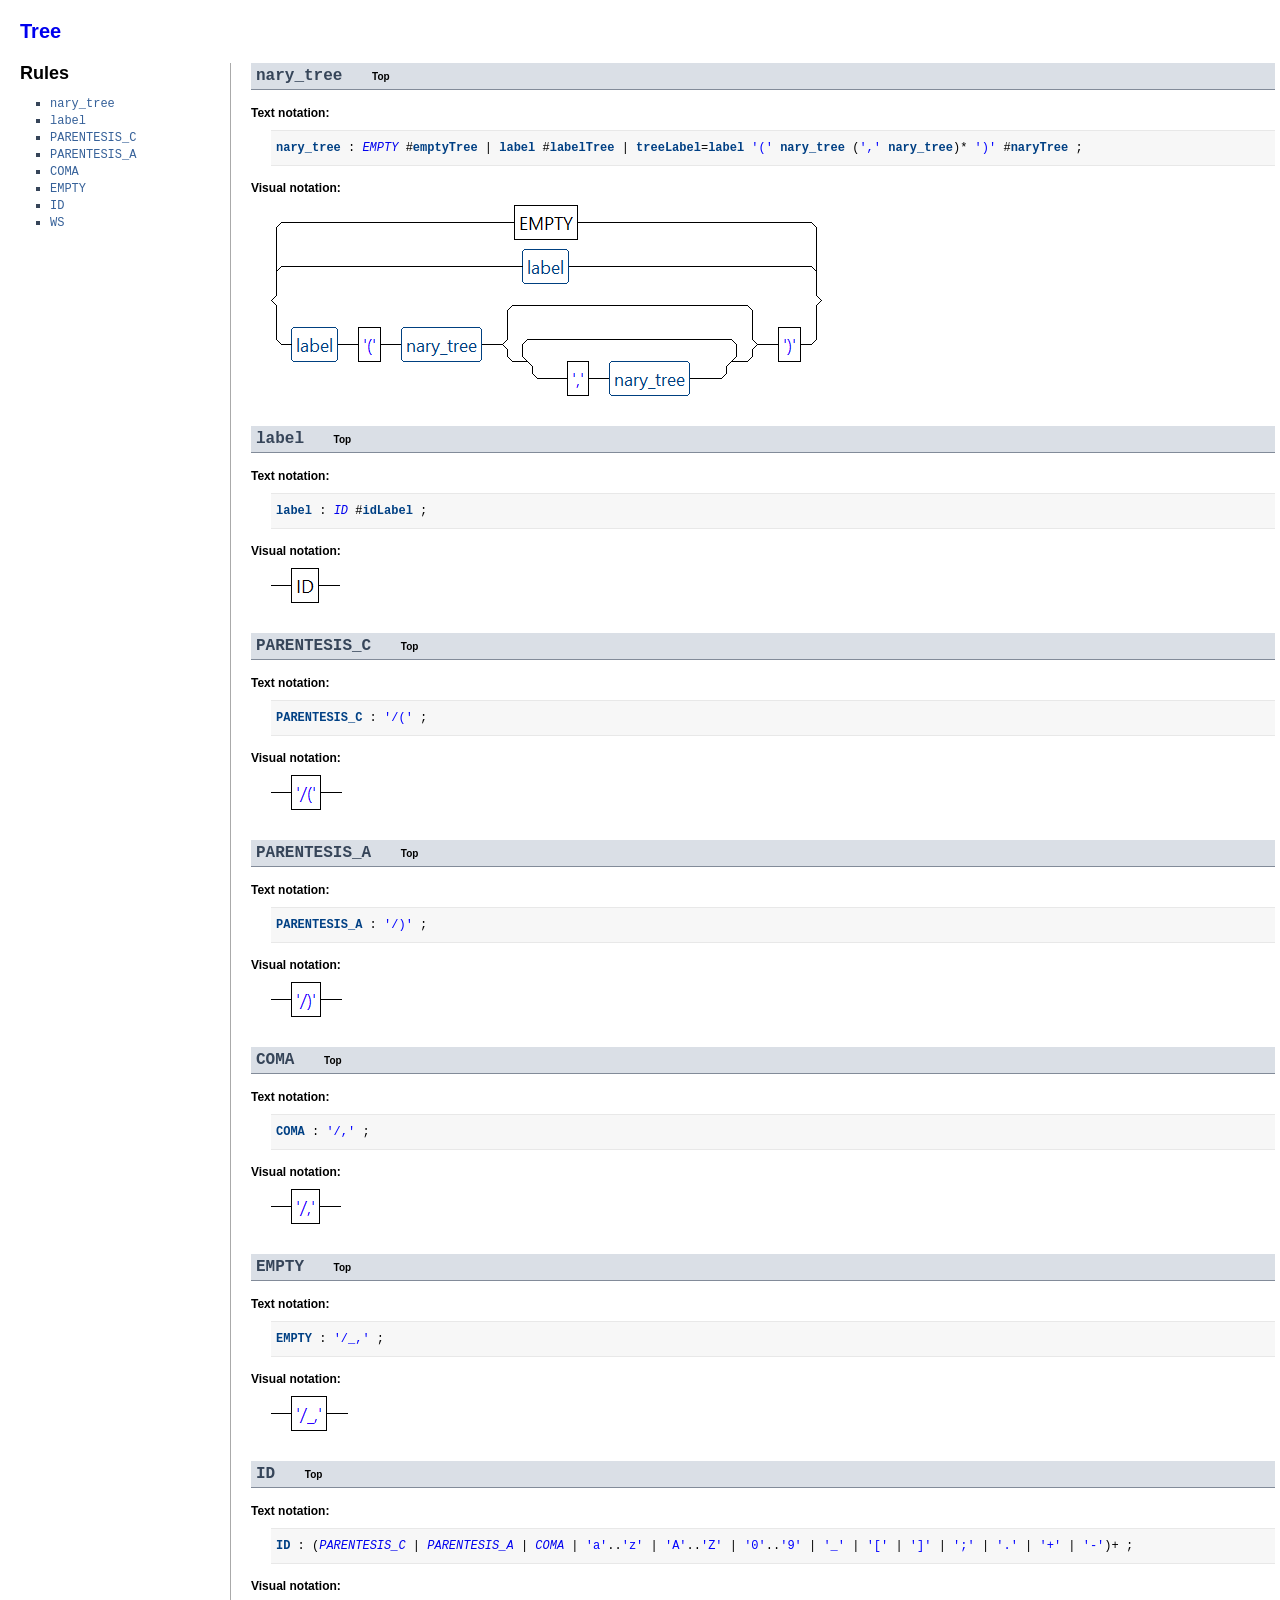
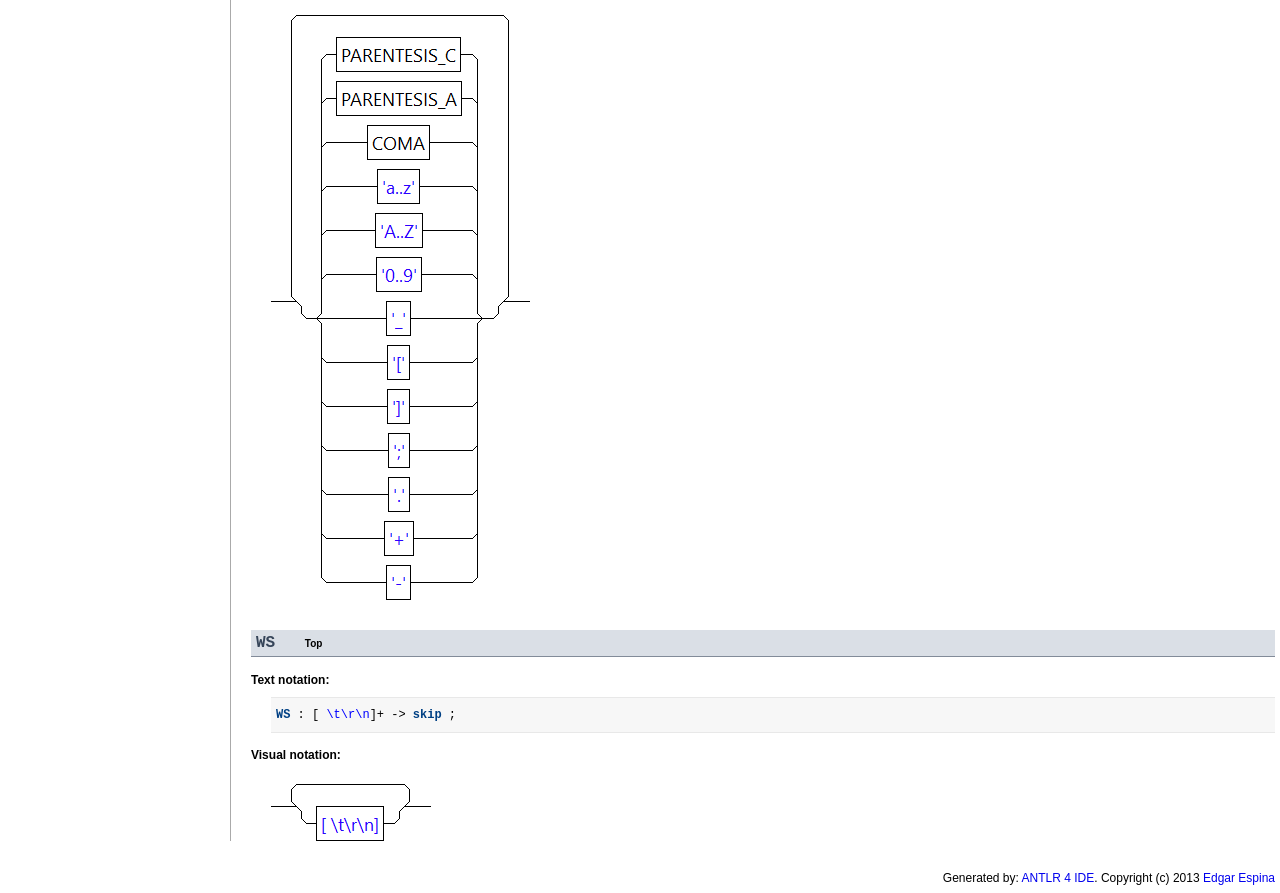
<file: Solve/gramatica_tree/Tree.g4.html>
<!DOCTYPE html>
<html>
<head>
<meta http-equiv="Content-Type" content="text/html; charset=UTF-8">
<title>Tree.g4</title>
<style type="text/css">
body { 
  color: #000;
  font-family: sans-serif;
  font-size: 12px;
  margin: 20px 5px 10px 20px;
}
/* resets */
ul {
  list-style: none;
  padding: 0;
}
a {
  text-decoration: none;
}
a:hover {
  text-decoration: underline;
}
img {
  border: 0;
}
.clear {
  clear: both;
}
.container {
  position: relative;
}
/* Grammar name */
h1 {
  font-size: 20px;
}
/*Grammar documentation*/
.gdoc {
  margin-left: 20px;
  margin-bottom: 20px;
}
#index {
  position: absolute;
  top: 0;
  left: 0;
  width: 200px;
  overflow: auto;
}
#index h2 {
  margin: 0;
}
#index ol {
  padding-left: 30px;
  list-style-type: square;
  color: #364559;
}
#index ol li {
  margin: 2px 0;
}
#index ol li a {
  color: #366199;
  font-family: monospace;
}
#rules {
  margin-left: 210px;
  padding-left: 20px;
  border-left: 1px solid #AAA;
}
.rule {
  margin-bottom: 30px;
}
/* Rule name*/
.rule h3 {
  color: #364559;
  background-color: #DADFE6;
  font-size: 16px;
  font-weight: bold;
  padding: 4px 5px;
  border-bottom: 1px solid #828B99;
}
.rule h3 a.topLink {
  font-family: sans-serif;
  font-size: 10px;
  color: #000;
  margin-left: 20px;
}
.rule h3, .rule .ebnf div {
  font-family: monospace;
}
/* Sections: ebnf, railroad*/
.doc, .ebnf, .railroad {
  padding-left: 20px;
}
.doc h4, .ebnf h4, .railroad h4 {
  font-size: 12px;
  margin: 15px 0 10px -20px;
}
.ebnf div {
  background-color: #F7F7F7;
  border-top: 1px solid #E8E8E8;
  border-bottom: 1px solid #E8E8E8;
  padding: 10px 5px;
}
.ebnf div .literal {
  color: #0000FF;
}
.ebnf div .keyword {
  color: #7F0055;
  font-weight: bold;
}
.ebnf div .rule {
  color: #004084;
  font-weight: bold;
}
.ebnf div .token {
  font-style:italic;
}
.railroad img {
  display: block;
}
footer {
  float: right;
}
</style>
</head>
<body>
<h1><a href="Tree.g4.html" name="top">Tree</a></h1>
<p class="gdoc"></p>
<div class="container">
<div id="index">
<h2>Rules</h2>
<ol>
  <li><a href="#nary_tree">nary_tree</a></li>
  <li><a href="#label">label</a></li>
  <li><a href="#PARENTESIS_C">PARENTESIS_C</a></li>
  <li><a href="#PARENTESIS_A">PARENTESIS_A</a></li>
  <li><a href="#COMA">COMA</a></li>
  <li><a href="#EMPTY">EMPTY</a></li>
  <li><a href="#ID">ID</a></li>
  <li><a href="#WS">WS</a></li>
</ol>
</div>

<div id="rules">
<ul>
  <li class="rule" id="nary_tree">
  <h3>nary_tree <a class="topLink" title="Go to top" href="Tree.g4.html">Top</a></h3>
  <div class="doc">
    <p>
    </p>
  </div>
  <div class="ebnf">
  <h4>Text notation:</h4>
  <div>
    <span class="rule">nary_tree</span> :  <a href="#EMPTY" class="token">EMPTY</a> <span class="operator">#</span><a href="#emptyTree" class="rule">emptyTree</a> <span class="operator">|</span> <a href="#label" class="rule">label</a> <span class="operator">#</span><a href="#labelTree" class="rule">labelTree</a> <span class="operator">|</span> <a href="#treeLabel" class="rule">treeLabel</a><span class="operator">=</span><a href="#label" class="rule">label</a> <span class="literal">'('</span> <a href="#nary_tree" class="rule">nary_tree</a> <span class="operator">(</span><span class="literal">','</span> <a href="#nary_tree" class="rule">nary_tree</a><span class="operator">)</span><span class="operator">*</span> <span class="literal">')'</span> <span class="operator">#</span><a href="#naryTree" class="rule">naryTree</a> ;
  </div>
  </div>
  <div class="railroad">
  <h4>Visual notation:</h4>
  <img border="0" src="images/nary_tree.png" />
  </div>
  </li>
  <li class="rule" id="label">
  <h3>label <a class="topLink" title="Go to top" href="Tree.g4.html">Top</a></h3>
  <div class="doc">
    <p>
    </p>
  </div>
  <div class="ebnf">
  <h4>Text notation:</h4>
  <div>
    <span class="rule">label</span> :  <a href="#ID" class="token">ID</a> <span class="operator">#</span><a href="#idLabel" class="rule">idLabel</a> ;
  </div>
  </div>
  <div class="railroad">
  <h4>Visual notation:</h4>
  <img border="0" src="images/label.png" />
  </div>
  </li>
  <li class="rule" id="PARENTESIS_C">
  <h3>PARENTESIS_C <a class="topLink" title="Go to top" href="Tree.g4.html">Top</a></h3>
  <div class="doc">
    <p>
    </p>
  </div>
  <div class="ebnf">
  <h4>Text notation:</h4>
  <div>
    <span class="rule">PARENTESIS_C</span> :  <span class="literal">'/('</span> ;
  </div>
  </div>
  <div class="railroad">
  <h4>Visual notation:</h4>
  <img border="0" src="images/PARENTESIS_C.png" />
  </div>
  </li>
  <li class="rule" id="PARENTESIS_A">
  <h3>PARENTESIS_A <a class="topLink" title="Go to top" href="Tree.g4.html">Top</a></h3>
  <div class="doc">
    <p>
    </p>
  </div>
  <div class="ebnf">
  <h4>Text notation:</h4>
  <div>
    <span class="rule">PARENTESIS_A</span> :  <span class="literal">'/)'</span> ;
  </div>
  </div>
  <div class="railroad">
  <h4>Visual notation:</h4>
  <img border="0" src="images/PARENTESIS_A.png" />
  </div>
  </li>
  <li class="rule" id="COMA">
  <h3>COMA <a class="topLink" title="Go to top" href="Tree.g4.html">Top</a></h3>
  <div class="doc">
    <p>
    </p>
  </div>
  <div class="ebnf">
  <h4>Text notation:</h4>
  <div>
    <span class="rule">COMA</span> :  <span class="literal">'/,'</span> ;
  </div>
  </div>
  <div class="railroad">
  <h4>Visual notation:</h4>
  <img border="0" src="images/COMA.png" />
  </div>
  </li>
  <li class="rule" id="EMPTY">
  <h3>EMPTY <a class="topLink" title="Go to top" href="Tree.g4.html">Top</a></h3>
  <div class="doc">
    <p>
    </p>
  </div>
  <div class="ebnf">
  <h4>Text notation:</h4>
  <div>
    <span class="rule">EMPTY</span> :  <span class="literal">'/_,'</span> ;
  </div>
  </div>
  <div class="railroad">
  <h4>Visual notation:</h4>
  <img border="0" src="images/EMPTY.png" />
  </div>
  </li>
  <li class="rule" id="ID">
  <h3>ID <a class="topLink" title="Go to top" href="Tree.g4.html">Top</a></h3>
  <div class="doc">
    <p>
    </p>
  </div>
  <div class="ebnf">
  <h4>Text notation:</h4>
  <div>
    <span class="rule">ID</span> :  <span class="operator">(</span><a href="#PARENTESIS_C" class="token">PARENTESIS_C</a> <span class="operator">|</span> <a href="#PARENTESIS_A" class="token">PARENTESIS_A</a> <span class="operator">|</span> <a href="#COMA" class="token">COMA</a> <span class="operator">|</span> <span class="literal">'a'</span><span class="operator">..</span><span class="literal">'z'</span> <span class="operator">|</span> <span class="literal">'A'</span><span class="operator">..</span><span class="literal">'Z'</span> <span class="operator">|</span> <span class="literal">'0'</span><span class="operator">..</span><span class="literal">'9'</span> <span class="operator">|</span> <span class="literal">'_'</span> <span class="operator">|</span> <span class="literal">'['</span> <span class="operator">|</span> <span class="literal">']'</span> <span class="operator">|</span> <span class="literal">';'</span> <span class="operator">|</span> <span class="literal">'.'</span> <span class="operator">|</span> <span class="literal">'+'</span> <span class="operator">|</span> <span class="literal">'-'</span><span class="operator">)</span><span class="operator">+</span> ;
  </div>
  </div>
  <div class="railroad">
  <h4>Visual notation:</h4>
  <img border="0" src="images/ID.png" />
  </div>
  </li>
  <li class="rule" id="WS">
  <h3>WS <a class="topLink" title="Go to top" href="Tree.g4.html">Top</a></h3>
  <div class="doc">
    <p>
    </p>
  </div>
  <div class="ebnf">
  <h4>Text notation:</h4>
  <div>
    <span class="rule">WS</span> :  [<span class="literal"> \t\r\n</span>]<span class="operator">+</span> <span class="operator">-></span> <a href="#skip" class="rule">skip</a> ;
  </div>
  </div>
  <div class="railroad">
  <h4>Visual notation:</h4>
  <img border="0" src="images/WS.png" />
  </div>
  </li>
</ul>
</div>
</div>
<footer>Generated by: <a href="https://github.com/jknack/antlr4ide">ANTLR 4 IDE</a>. Copyright (c) 2013 <a href="https://twitter.com/edgarespina">Edgar Espina</a></footer>
</body>
</html>
</file>
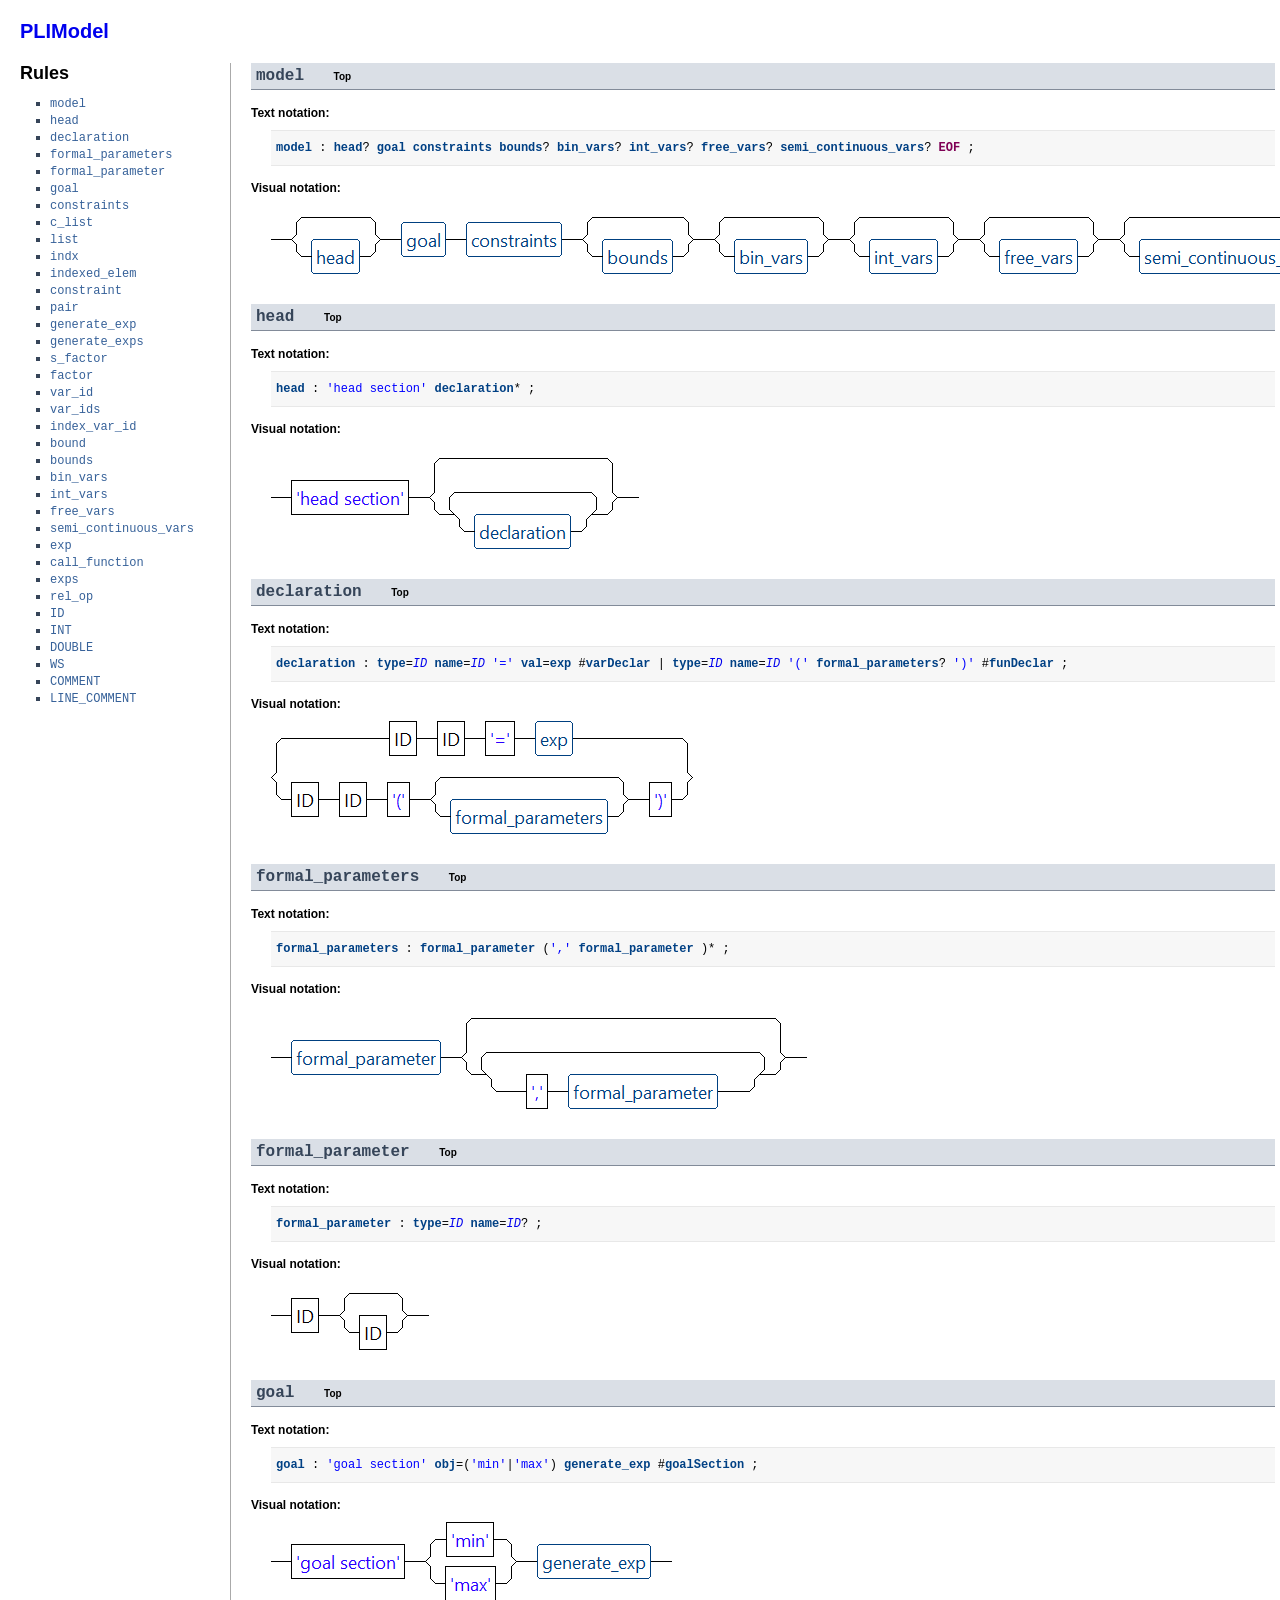
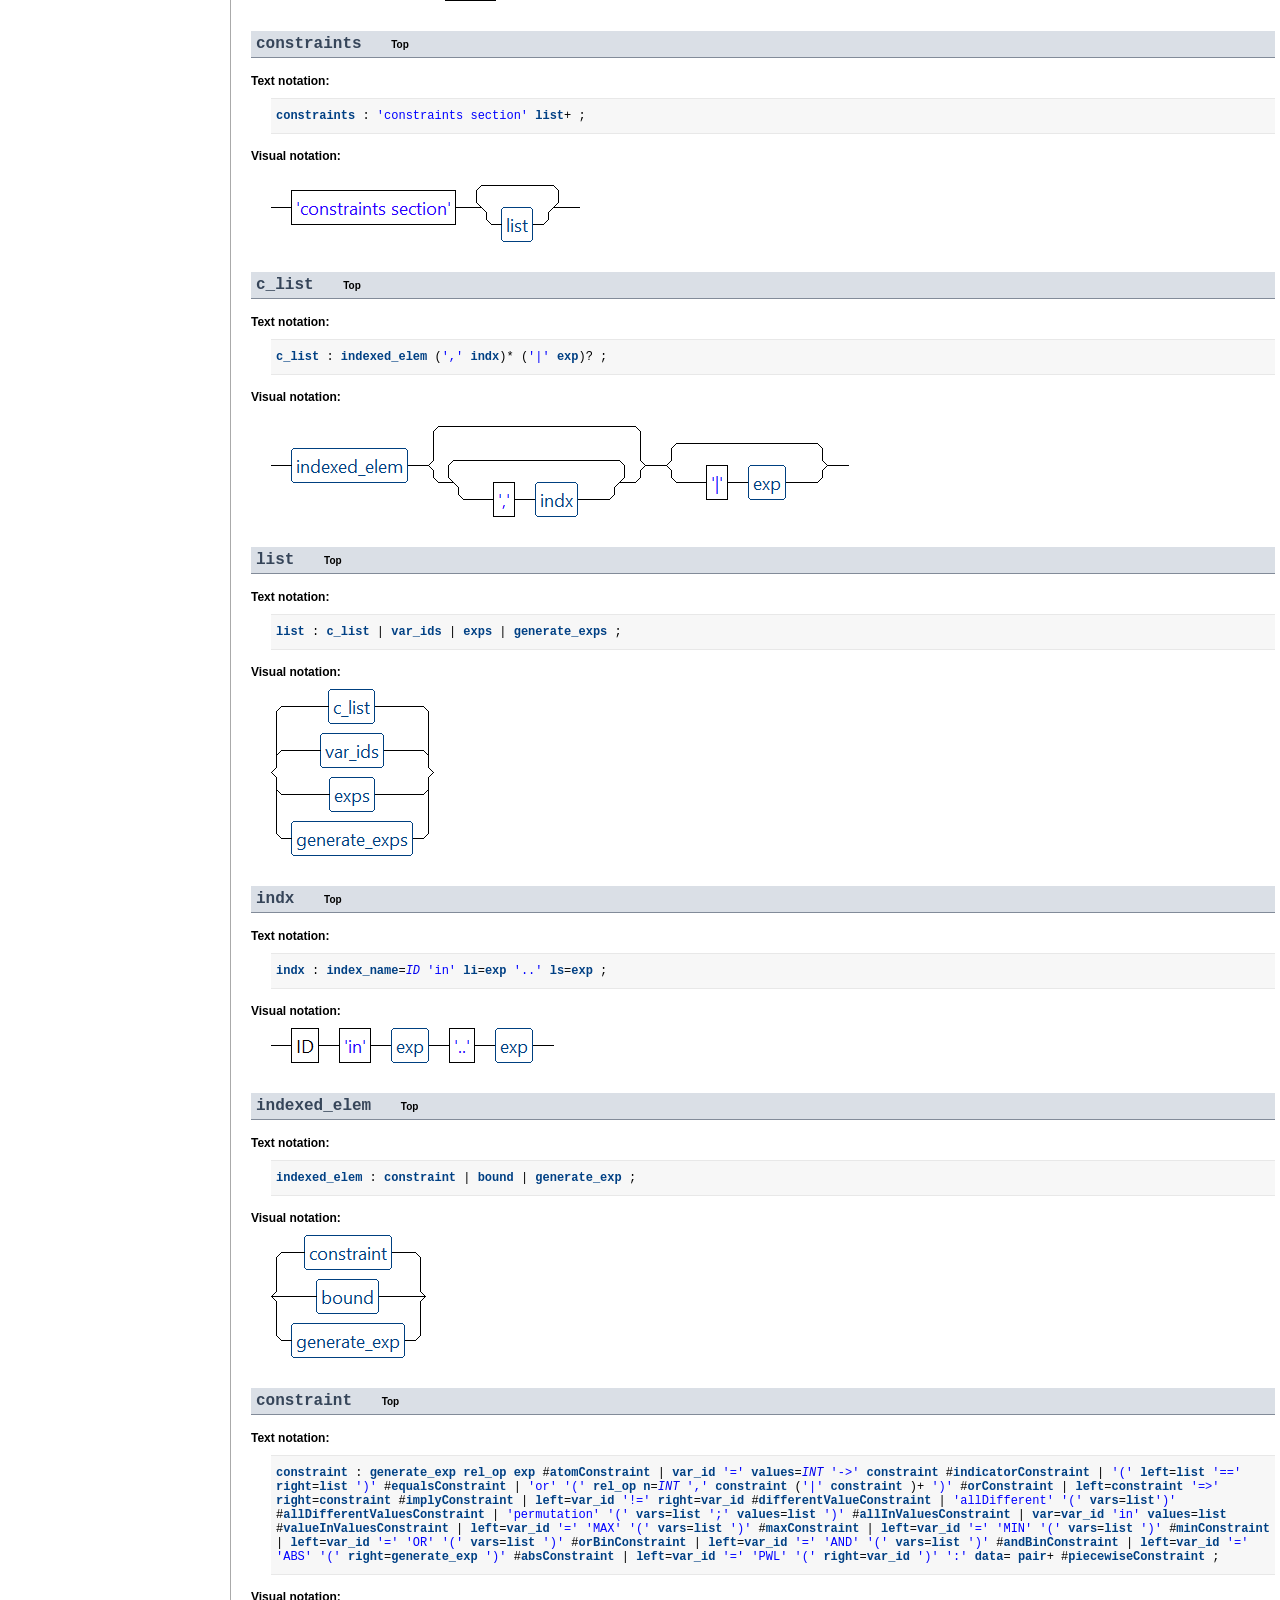
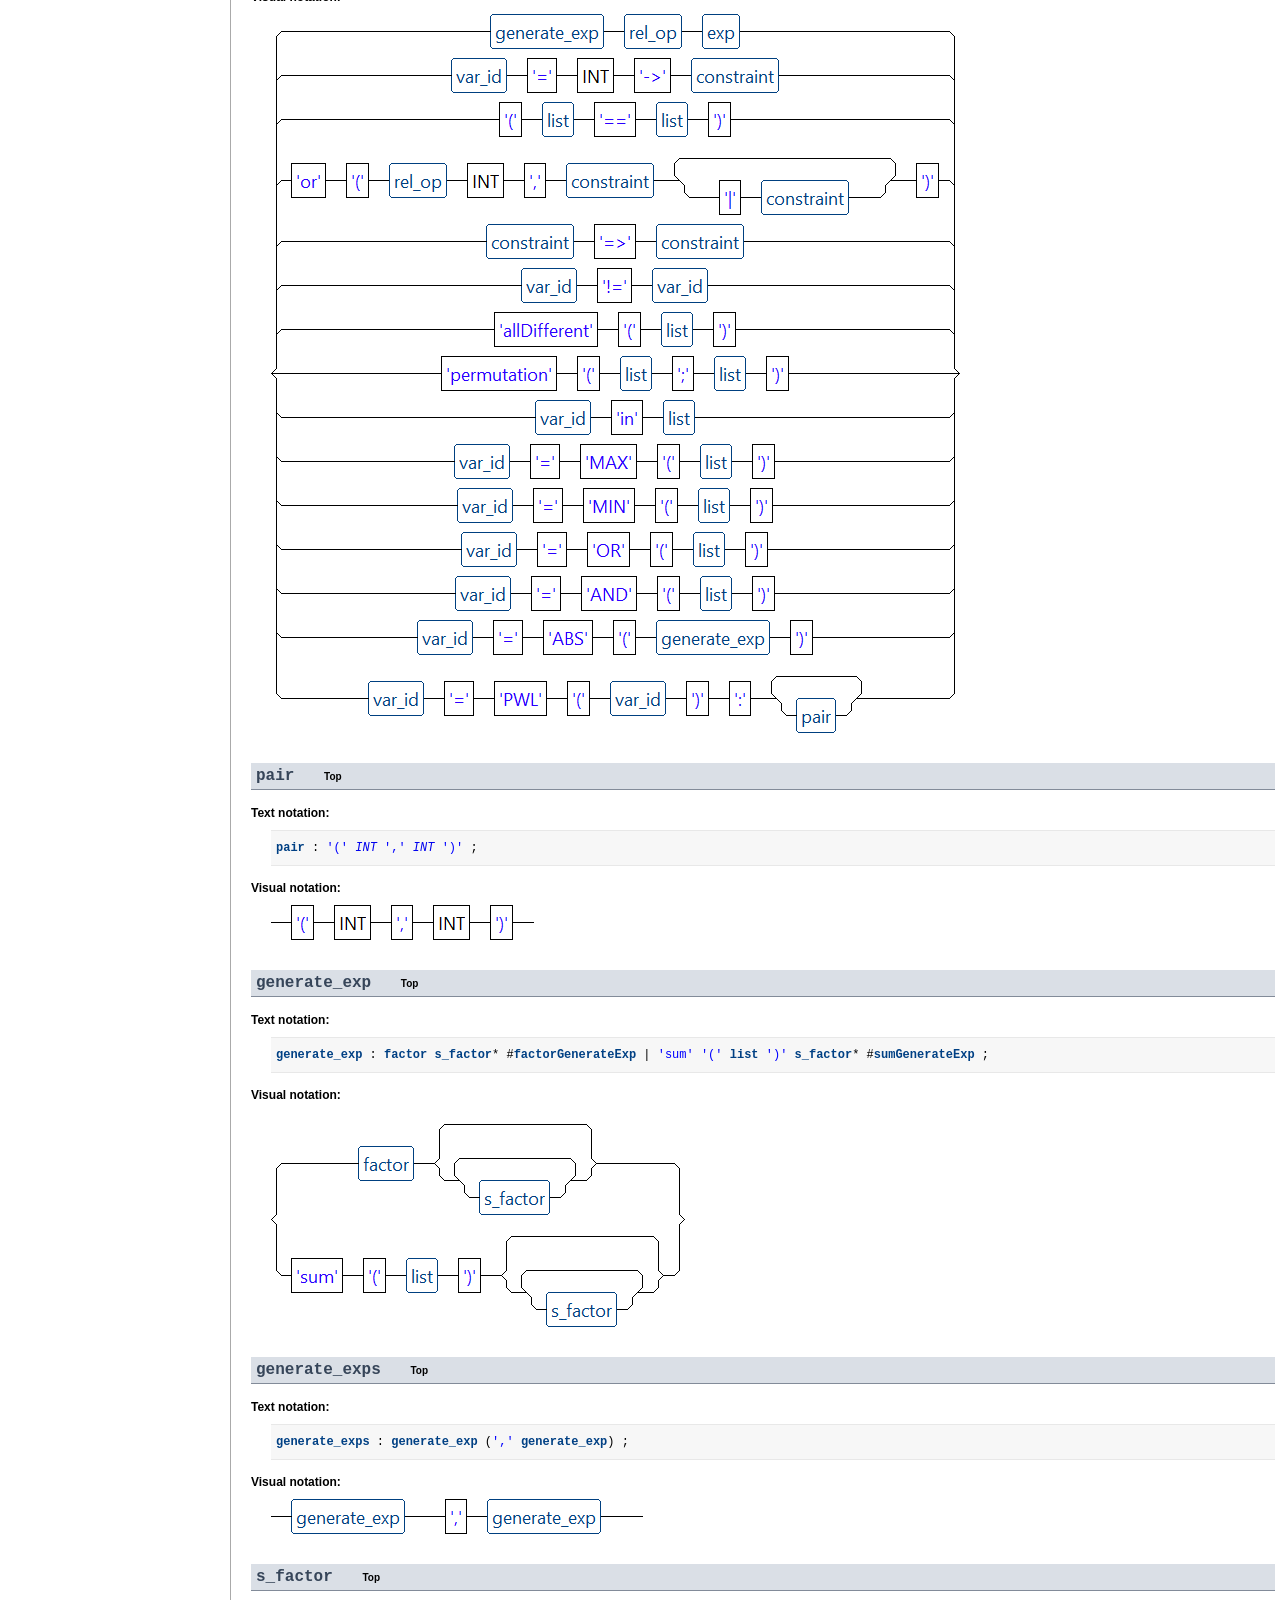
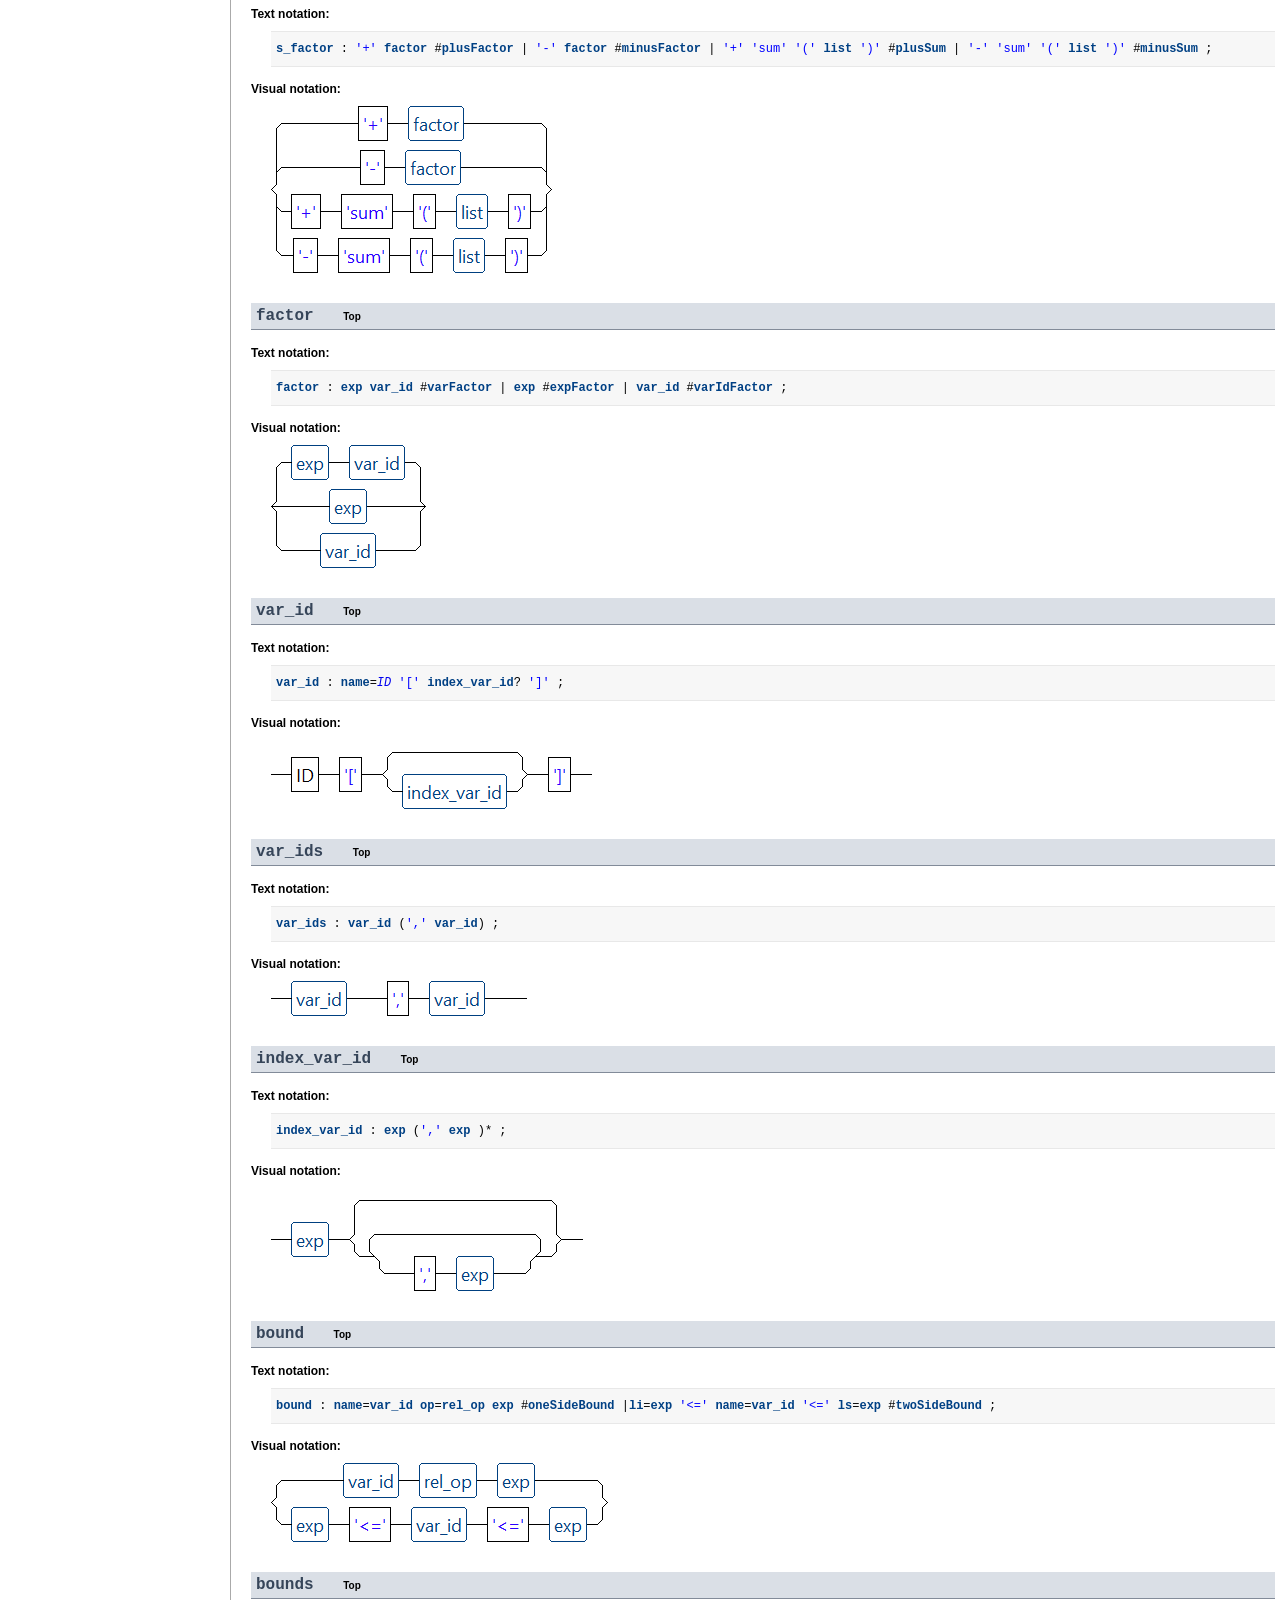
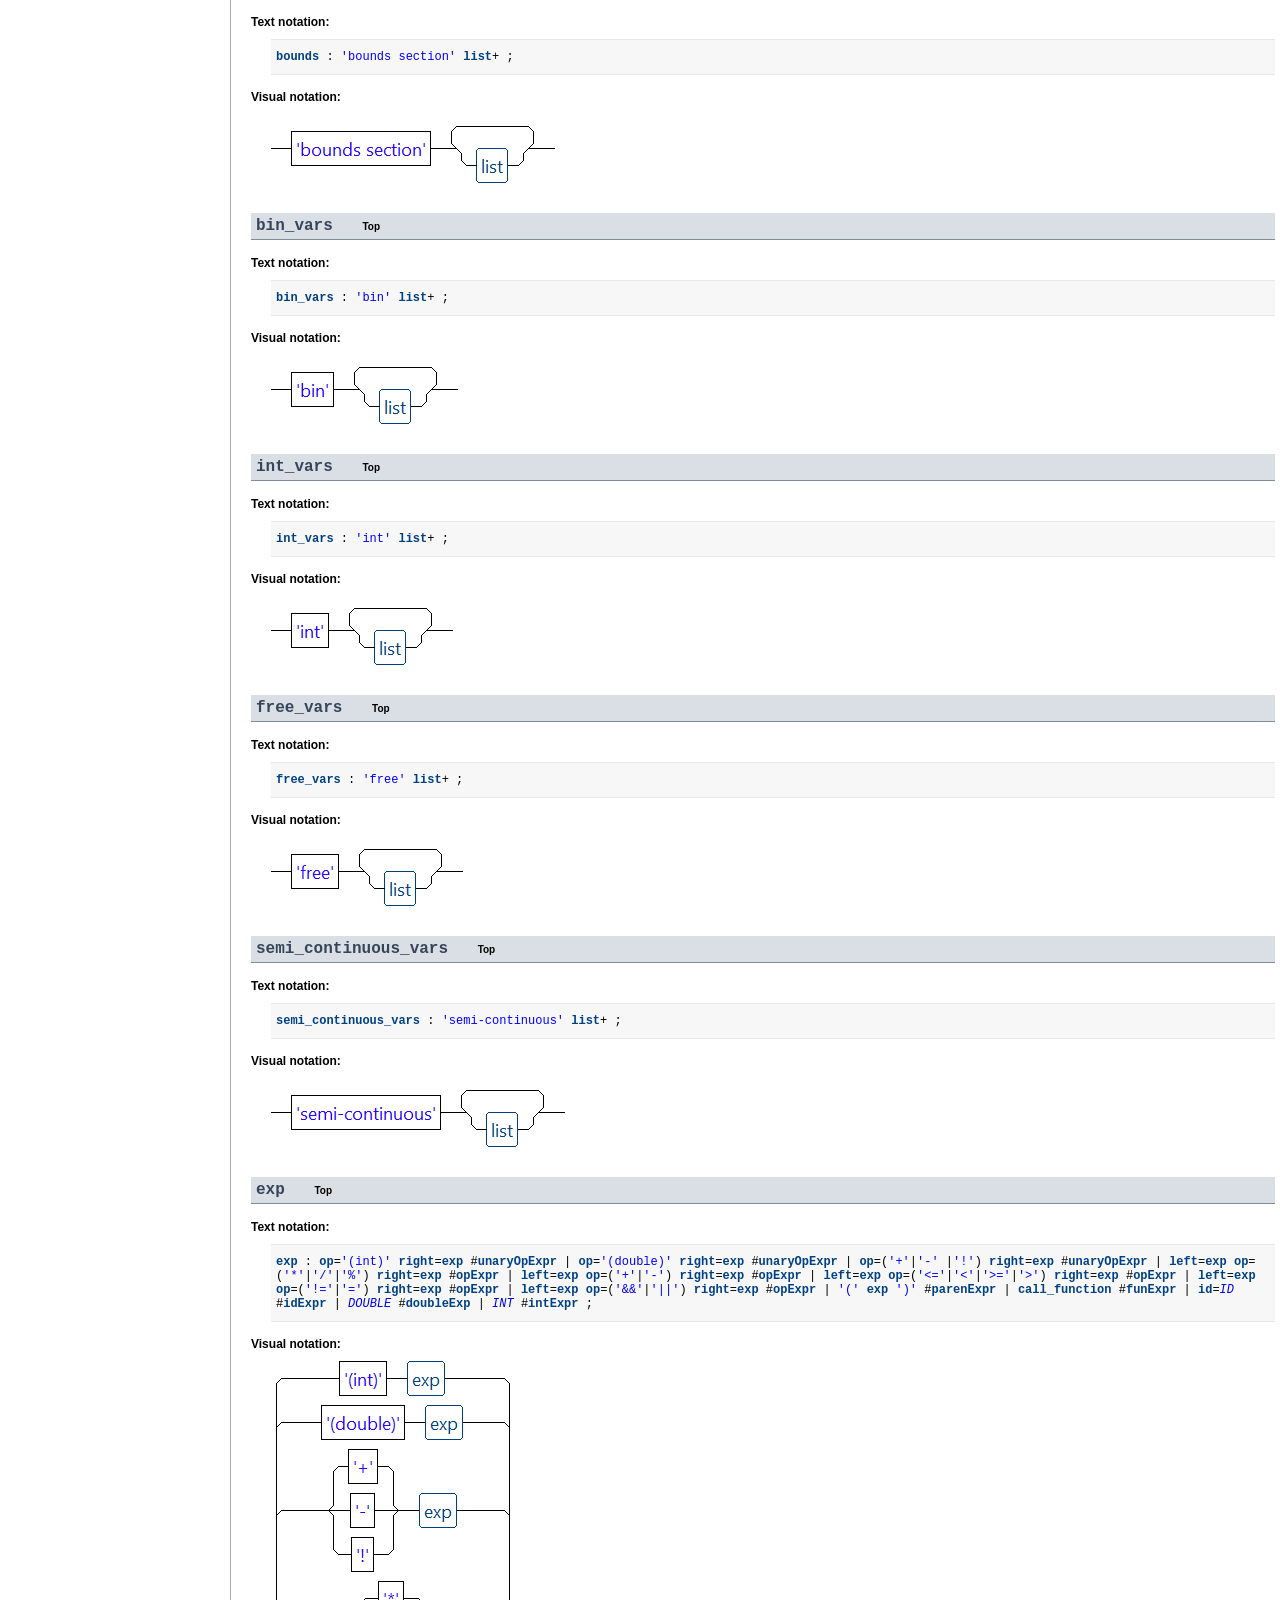
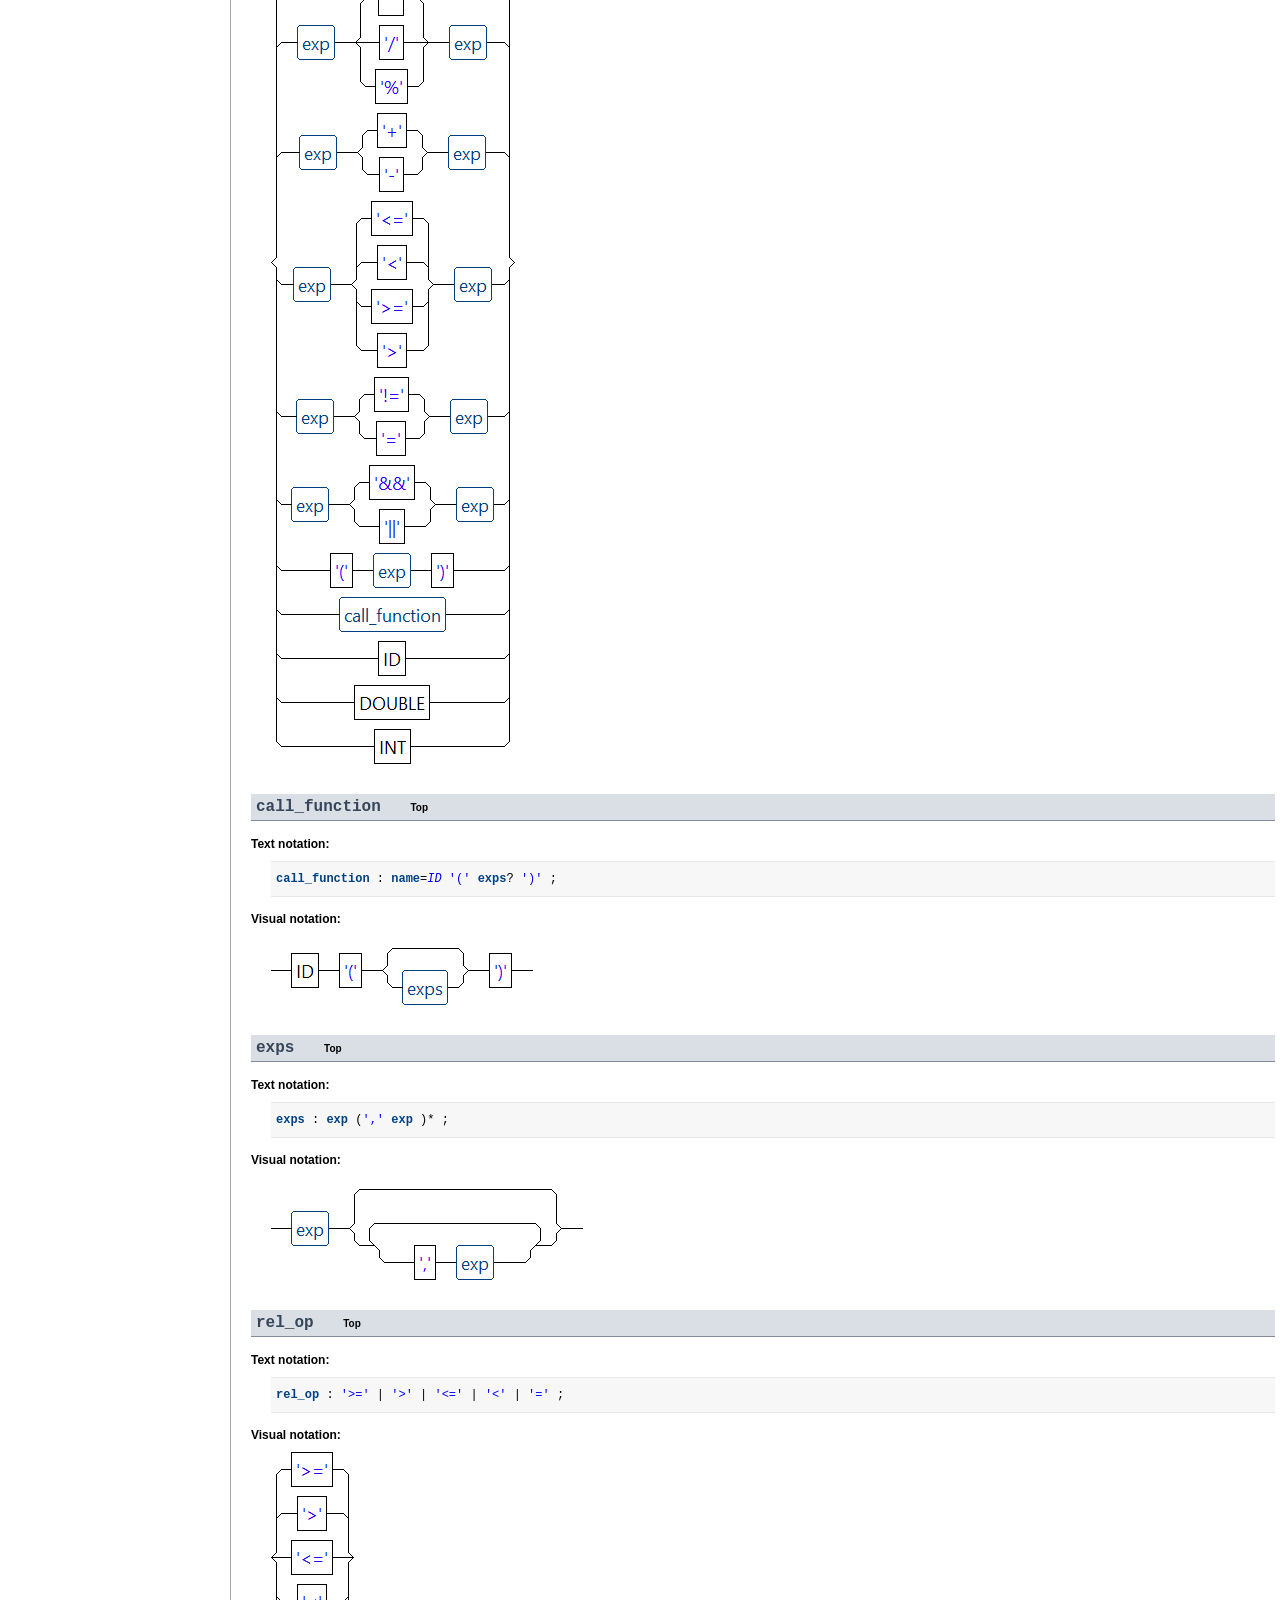
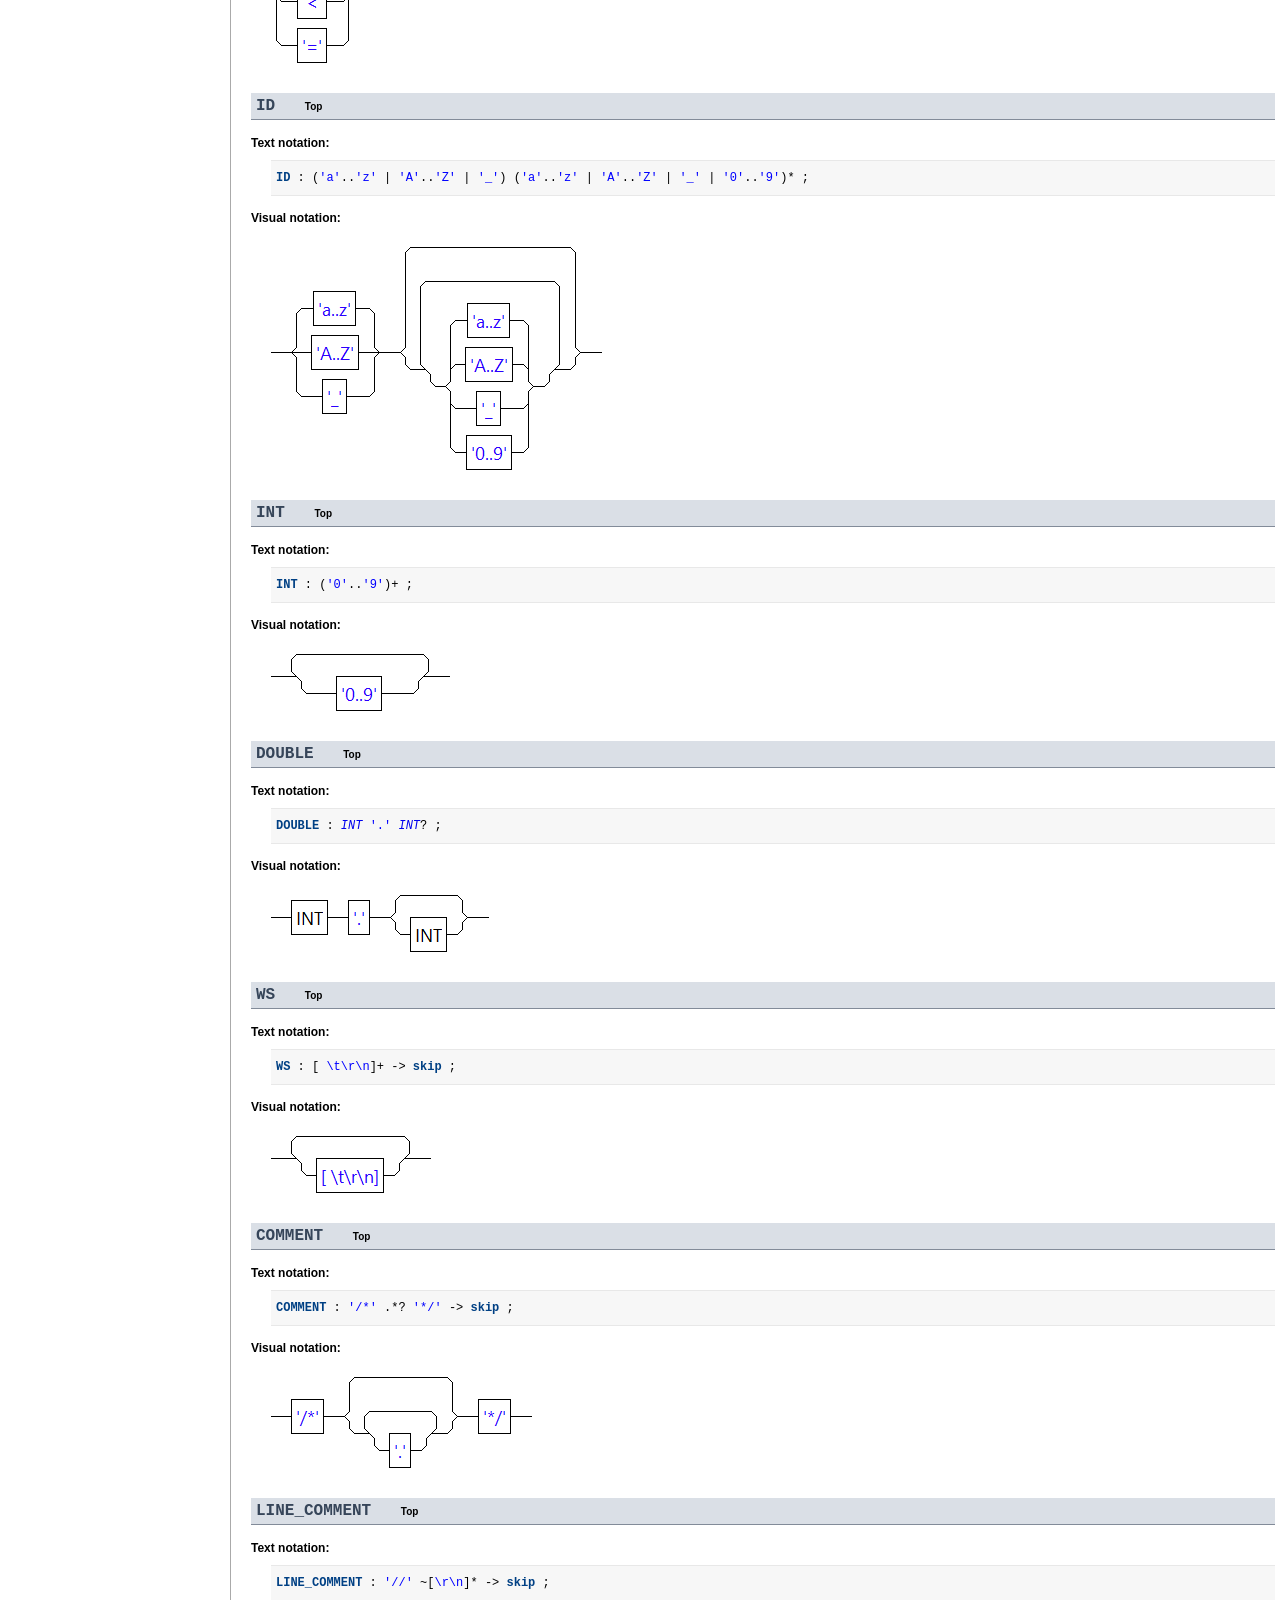
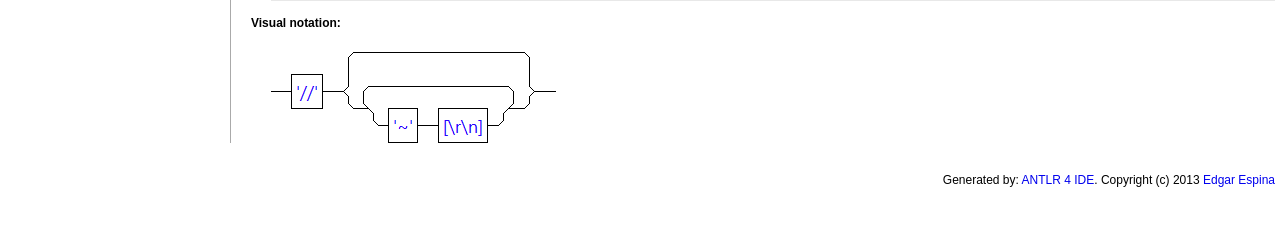
<file: SolveTest/gramatica_lsi/PLIModel.g4.html>
<!DOCTYPE html>
<html>
<head>
<meta http-equiv="Content-Type" content="text/html; charset=UTF-8">
<title>PLIModel.g4</title>
<style type="text/css">
body { 
  color: #000;
  font-family: sans-serif;
  font-size: 12px;
  margin: 20px 5px 10px 20px;
}
/* resets */
ul {
  list-style: none;
  padding: 0;
}
a {
  text-decoration: none;
}
a:hover {
  text-decoration: underline;
}
img {
  border: 0;
}
.clear {
  clear: both;
}
.container {
  position: relative;
}
/* Grammar name */
h1 {
  font-size: 20px;
}
/*Grammar documentation*/
.gdoc {
  margin-left: 20px;
  margin-bottom: 20px;
}
#index {
  position: absolute;
  top: 0;
  left: 0;
  width: 200px;
  overflow: auto;
}
#index h2 {
  margin: 0;
}
#index ol {
  padding-left: 30px;
  list-style-type: square;
  color: #364559;
}
#index ol li {
  margin: 2px 0;
}
#index ol li a {
  color: #366199;
  font-family: monospace;
}
#rules {
  margin-left: 210px;
  padding-left: 20px;
  border-left: 1px solid #AAA;
}
.rule {
  margin-bottom: 30px;
}
/* Rule name*/
.rule h3 {
  color: #364559;
  background-color: #DADFE6;
  font-size: 16px;
  font-weight: bold;
  padding: 4px 5px;
  border-bottom: 1px solid #828B99;
}
.rule h3 a.topLink {
  font-family: sans-serif;
  font-size: 10px;
  color: #000;
  margin-left: 20px;
}
.rule h3, .rule .ebnf div {
  font-family: monospace;
}
/* Sections: ebnf, railroad*/
.doc, .ebnf, .railroad {
  padding-left: 20px;
}
.doc h4, .ebnf h4, .railroad h4 {
  font-size: 12px;
  margin: 15px 0 10px -20px;
}
.ebnf div {
  background-color: #F7F7F7;
  border-top: 1px solid #E8E8E8;
  border-bottom: 1px solid #E8E8E8;
  padding: 10px 5px;
}
.ebnf div .literal {
  color: #0000FF;
}
.ebnf div .keyword {
  color: #7F0055;
  font-weight: bold;
}
.ebnf div .rule {
  color: #004084;
  font-weight: bold;
}
.ebnf div .token {
  font-style:italic;
}
.railroad img {
  display: block;
}
footer {
  float: right;
}
</style>
</head>
<body>
<h1><a href="PLIModel.g4.html" name="top">PLIModel</a></h1>
<p class="gdoc"></p>
<div class="container">
<div id="index">
<h2>Rules</h2>
<ol>
  <li><a href="#model">model</a></li>
  <li><a href="#head">head</a></li>
  <li><a href="#declaration">declaration</a></li>
  <li><a href="#formal_parameters">formal_parameters</a></li>
  <li><a href="#formal_parameter">formal_parameter</a></li>
  <li><a href="#goal">goal</a></li>
  <li><a href="#constraints">constraints</a></li>
  <li><a href="#c_list">c_list</a></li>
  <li><a href="#list">list</a></li>
  <li><a href="#indx">indx</a></li>
  <li><a href="#indexed_elem">indexed_elem</a></li>
  <li><a href="#constraint">constraint</a></li>
  <li><a href="#pair">pair</a></li>
  <li><a href="#generate_exp">generate_exp</a></li>
  <li><a href="#generate_exps">generate_exps</a></li>
  <li><a href="#s_factor">s_factor</a></li>
  <li><a href="#factor">factor</a></li>
  <li><a href="#var_id">var_id</a></li>
  <li><a href="#var_ids">var_ids</a></li>
  <li><a href="#index_var_id">index_var_id</a></li>
  <li><a href="#bound">bound</a></li>
  <li><a href="#bounds">bounds</a></li>
  <li><a href="#bin_vars">bin_vars</a></li>
  <li><a href="#int_vars">int_vars</a></li>
  <li><a href="#free_vars">free_vars</a></li>
  <li><a href="#semi_continuous_vars">semi_continuous_vars</a></li>
  <li><a href="#exp">exp</a></li>
  <li><a href="#call_function">call_function</a></li>
  <li><a href="#exps">exps</a></li>
  <li><a href="#rel_op">rel_op</a></li>
  <li><a href="#ID">ID</a></li>
  <li><a href="#INT">INT</a></li>
  <li><a href="#DOUBLE">DOUBLE</a></li>
  <li><a href="#WS">WS</a></li>
  <li><a href="#COMMENT">COMMENT</a></li>
  <li><a href="#LINE_COMMENT">LINE_COMMENT</a></li>
</ol>
</div>

<div id="rules">
<ul>
  <li class="rule" id="model">
  <h3>model <a class="topLink" title="Go to top" href="PLIModel.g4.html">Top</a></h3>
  <div class="doc">
    <p>
    </p>
  </div>
  <div class="ebnf">
  <h4>Text notation:</h4>
  <div>
    <span class="rule">model</span> :  <a href="#head" class="rule">head</a><span class="operator">?</span> <a href="#goal" class="rule">goal</a> <a href="#constraints" class="rule">constraints</a> <a href="#bounds" class="rule">bounds</a><span class="operator">?</span> <a href="#bin_vars" class="rule">bin_vars</a><span class="operator">?</span> <a href="#int_vars" class="rule">int_vars</a><span class="operator">?</span> <a href="#free_vars" class="rule">free_vars</a><span class="operator">?</span> <a href="#semi_continuous_vars" class="rule">semi_continuous_vars</a><span class="operator">?</span> <span class="keyword">EOF</span> ;
  </div>
  </div>
  <div class="railroad">
  <h4>Visual notation:</h4>
  <img border="0" src="images/model.png" />
  </div>
  </li>
  <li class="rule" id="head">
  <h3>head <a class="topLink" title="Go to top" href="PLIModel.g4.html">Top</a></h3>
  <div class="doc">
    <p>
    </p>
  </div>
  <div class="ebnf">
  <h4>Text notation:</h4>
  <div>
    <span class="rule">head</span> :  <span class="literal">'head section'</span> <a href="#declaration" class="rule">declaration</a><span class="operator">*</span> ;
  </div>
  </div>
  <div class="railroad">
  <h4>Visual notation:</h4>
  <img border="0" src="images/head.png" />
  </div>
  </li>
  <li class="rule" id="declaration">
  <h3>declaration <a class="topLink" title="Go to top" href="PLIModel.g4.html">Top</a></h3>
  <div class="doc">
    <p>
    </p>
  </div>
  <div class="ebnf">
  <h4>Text notation:</h4>
  <div>
    <span class="rule">declaration</span> :  <a href="#type" class="rule">type</a><span class="operator">=</span><a href="#ID" class="token">ID</a> <a href="#name" class="rule">name</a><span class="operator">=</span><a href="#ID" class="token">ID</a> <span class="literal">'='</span> <a href="#val" class="rule">val</a><span class="operator">=</span><a href="#exp" class="rule">exp</a> <span class="operator">#</span><a href="#varDeclar" class="rule">varDeclar</a> <span class="operator">|</span> <a href="#type" class="rule">type</a><span class="operator">=</span><a href="#ID" class="token">ID</a> <a href="#name" class="rule">name</a><span class="operator">=</span><a href="#ID" class="token">ID</a> <span class="literal">'('</span> <a href="#formal_parameters" class="rule">formal_parameters</a><span class="operator">?</span> <span class="literal">')'</span> <span class="operator">#</span><a href="#funDeclar" class="rule">funDeclar</a> ;
  </div>
  </div>
  <div class="railroad">
  <h4>Visual notation:</h4>
  <img border="0" src="images/declaration.png" />
  </div>
  </li>
  <li class="rule" id="formal_parameters">
  <h3>formal_parameters <a class="topLink" title="Go to top" href="PLIModel.g4.html">Top</a></h3>
  <div class="doc">
    <p>
    </p>
  </div>
  <div class="ebnf">
  <h4>Text notation:</h4>
  <div>
    <span class="rule">formal_parameters</span> :  <a href="#formal_parameter" class="rule">formal_parameter</a> <span class="operator">(</span><span class="literal">','</span> <a href="#formal_parameter" class="rule">formal_parameter</a> <span class="operator">)</span><span class="operator">*</span> ;
  </div>
  </div>
  <div class="railroad">
  <h4>Visual notation:</h4>
  <img border="0" src="images/formal_parameters.png" />
  </div>
  </li>
  <li class="rule" id="formal_parameter">
  <h3>formal_parameter <a class="topLink" title="Go to top" href="PLIModel.g4.html">Top</a></h3>
  <div class="doc">
    <p>
    </p>
  </div>
  <div class="ebnf">
  <h4>Text notation:</h4>
  <div>
    <span class="rule">formal_parameter</span> :  <a href="#type" class="rule">type</a><span class="operator">=</span><a href="#ID" class="token">ID</a> <a href="#name" class="rule">name</a><span class="operator">=</span><a href="#ID" class="token">ID</a><span class="operator">?</span> ;
  </div>
  </div>
  <div class="railroad">
  <h4>Visual notation:</h4>
  <img border="0" src="images/formal_parameter.png" />
  </div>
  </li>
  <li class="rule" id="goal">
  <h3>goal <a class="topLink" title="Go to top" href="PLIModel.g4.html">Top</a></h3>
  <div class="doc">
    <p>
    </p>
  </div>
  <div class="ebnf">
  <h4>Text notation:</h4>
  <div>
    <span class="rule">goal</span> :  <span class="literal">'goal section'</span> <a href="#obj" class="rule">obj</a><span class="operator">=</span><span class="operator">(</span><span class="literal">'min'</span><span class="operator">|</span><span class="literal">'max'</span><span class="operator">)</span> <a href="#generate_exp" class="rule">generate_exp</a> <span class="operator">#</span><a href="#goalSection" class="rule">goalSection</a> ;
  </div>
  </div>
  <div class="railroad">
  <h4>Visual notation:</h4>
  <img border="0" src="images/goal.png" />
  </div>
  </li>
  <li class="rule" id="constraints">
  <h3>constraints <a class="topLink" title="Go to top" href="PLIModel.g4.html">Top</a></h3>
  <div class="doc">
    <p>
    </p>
  </div>
  <div class="ebnf">
  <h4>Text notation:</h4>
  <div>
    <span class="rule">constraints</span> :  <span class="literal">'constraints section'</span> <a href="#list" class="rule">list</a><span class="operator">+</span> ;
  </div>
  </div>
  <div class="railroad">
  <h4>Visual notation:</h4>
  <img border="0" src="images/constraints.png" />
  </div>
  </li>
  <li class="rule" id="c_list">
  <h3>c_list <a class="topLink" title="Go to top" href="PLIModel.g4.html">Top</a></h3>
  <div class="doc">
    <p>
    </p>
  </div>
  <div class="ebnf">
  <h4>Text notation:</h4>
  <div>
    <span class="rule">c_list</span> :  <a href="#indexed_elem" class="rule">indexed_elem</a> <span class="operator">(</span><span class="literal">','</span> <a href="#indx" class="rule">indx</a><span class="operator">)</span><span class="operator">*</span> <span class="operator">(</span><span class="literal">'|'</span> <a href="#exp" class="rule">exp</a><span class="operator">)</span><span class="operator">?</span> ;
  </div>
  </div>
  <div class="railroad">
  <h4>Visual notation:</h4>
  <img border="0" src="images/c_list.png" />
  </div>
  </li>
  <li class="rule" id="list">
  <h3>list <a class="topLink" title="Go to top" href="PLIModel.g4.html">Top</a></h3>
  <div class="doc">
    <p>
    </p>
  </div>
  <div class="ebnf">
  <h4>Text notation:</h4>
  <div>
    <span class="rule">list</span> :  <a href="#c_list" class="rule">c_list</a> <span class="operator">|</span> <a href="#var_ids" class="rule">var_ids</a> <span class="operator">|</span> <a href="#exps" class="rule">exps</a> <span class="operator">|</span> <a href="#generate_exps" class="rule">generate_exps</a> ;
  </div>
  </div>
  <div class="railroad">
  <h4>Visual notation:</h4>
  <img border="0" src="images/list.png" />
  </div>
  </li>
  <li class="rule" id="indx">
  <h3>indx <a class="topLink" title="Go to top" href="PLIModel.g4.html">Top</a></h3>
  <div class="doc">
    <p>
    </p>
  </div>
  <div class="ebnf">
  <h4>Text notation:</h4>
  <div>
    <span class="rule">indx</span> :  <a href="#index_name" class="rule">index_name</a><span class="operator">=</span><a href="#ID" class="token">ID</a> <span class="literal">'in'</span> <a href="#li" class="rule">li</a><span class="operator">=</span><a href="#exp" class="rule">exp</a> <span class="literal">'..'</span> <a href="#ls" class="rule">ls</a><span class="operator">=</span><a href="#exp" class="rule">exp</a> ;
  </div>
  </div>
  <div class="railroad">
  <h4>Visual notation:</h4>
  <img border="0" src="images/indx.png" />
  </div>
  </li>
  <li class="rule" id="indexed_elem">
  <h3>indexed_elem <a class="topLink" title="Go to top" href="PLIModel.g4.html">Top</a></h3>
  <div class="doc">
    <p>
    </p>
  </div>
  <div class="ebnf">
  <h4>Text notation:</h4>
  <div>
    <span class="rule">indexed_elem</span> :  <a href="#constraint" class="rule">constraint</a> <span class="operator">|</span> <a href="#bound" class="rule">bound</a> <span class="operator">|</span> <a href="#generate_exp" class="rule">generate_exp</a> ;
  </div>
  </div>
  <div class="railroad">
  <h4>Visual notation:</h4>
  <img border="0" src="images/indexed_elem.png" />
  </div>
  </li>
  <li class="rule" id="constraint">
  <h3>constraint <a class="topLink" title="Go to top" href="PLIModel.g4.html">Top</a></h3>
  <div class="doc">
    <p>
    </p>
  </div>
  <div class="ebnf">
  <h4>Text notation:</h4>
  <div>
    <span class="rule">constraint</span> :  <a href="#generate_exp" class="rule">generate_exp</a> <a href="#rel_op" class="rule">rel_op</a> <a href="#exp" class="rule">exp</a> <span class="operator">#</span><a href="#atomConstraint" class="rule">atomConstraint</a> <span class="operator">|</span> <a href="#var_id" class="rule">var_id</a> <span class="literal">'='</span> <a href="#values" class="rule">values</a><span class="operator">=</span><a href="#INT" class="token">INT</a> <span class="literal">'->'</span> <a href="#constraint" class="rule">constraint</a> <span class="operator">#</span><a href="#indicatorConstraint" class="rule">indicatorConstraint</a> <span class="operator">|</span> <span class="literal">'('</span> <a href="#left" class="rule">left</a><span class="operator">=</span><a href="#list" class="rule">list</a> <span class="literal">'=='</span> <a href="#right" class="rule">right</a><span class="operator">=</span><a href="#list" class="rule">list</a> <span class="literal">')'</span> <span class="operator">#</span><a href="#equalsConstraint" class="rule">equalsConstraint</a> <span class="operator">|</span> <span class="literal">'or'</span> <span class="literal">'('</span> <a href="#rel_op" class="rule">rel_op</a> <a href="#n" class="rule">n</a><span class="operator">=</span><a href="#INT" class="token">INT</a> <span class="literal">','</span> <a href="#constraint" class="rule">constraint</a> <span class="operator">(</span><span class="literal">'|'</span> <a href="#constraint" class="rule">constraint</a> <span class="operator">)</span><span class="operator">+</span> <span class="literal">')'</span> <span class="operator">#</span><a href="#orConstraint" class="rule">orConstraint</a> <span class="operator">|</span> <a href="#left" class="rule">left</a><span class="operator">=</span><a href="#constraint" class="rule">constraint</a> <span class="literal">'=>'</span> <a href="#right" class="rule">right</a><span class="operator">=</span><a href="#constraint" class="rule">constraint</a> <span class="operator">#</span><a href="#implyConstraint" class="rule">implyConstraint</a> <span class="operator">|</span> <a href="#left" class="rule">left</a><span class="operator">=</span><a href="#var_id" class="rule">var_id</a> <span class="literal">'!='</span> <a href="#right" class="rule">right</a><span class="operator">=</span><a href="#var_id" class="rule">var_id</a> <span class="operator">#</span><a href="#differentValueConstraint" class="rule">differentValueConstraint</a> <span class="operator">|</span> <span class="literal">'allDifferent'</span> <span class="literal">'('</span> <a href="#vars" class="rule">vars</a><span class="operator">=</span><a href="#list" class="rule">list</a><span class="literal">')'</span> <span class="operator">#</span><a href="#allDifferentValuesConstraint" class="rule">allDifferentValuesConstraint</a> <span class="operator">|</span> <span class="literal">'permutation'</span> <span class="literal">'('</span> <a href="#vars" class="rule">vars</a><span class="operator">=</span><a href="#list" class="rule">list</a> <span class="literal">';'</span> <a href="#values" class="rule">values</a><span class="operator">=</span><a href="#list" class="rule">list</a> <span class="literal">')'</span> <span class="operator">#</span><a href="#allInValuesConstraint" class="rule">allInValuesConstraint</a> <span class="operator">|</span> <a href="#var" class="rule">var</a><span class="operator">=</span><a href="#var_id" class="rule">var_id</a> <span class="literal">'in'</span> <a href="#values" class="rule">values</a><span class="operator">=</span><a href="#list" class="rule">list</a> <span class="operator">#</span><a href="#valueInValuesConstraint" class="rule">valueInValuesConstraint</a> <span class="operator">|</span> <a href="#left" class="rule">left</a><span class="operator">=</span><a href="#var_id" class="rule">var_id</a> <span class="literal">'='</span> <span class="literal">'MAX'</span> <span class="literal">'('</span> <a href="#vars" class="rule">vars</a><span class="operator">=</span><a href="#list" class="rule">list</a> <span class="literal">')'</span> <span class="operator">#</span><a href="#maxConstraint" class="rule">maxConstraint</a> <span class="operator">|</span> <a href="#left" class="rule">left</a><span class="operator">=</span><a href="#var_id" class="rule">var_id</a> <span class="literal">'='</span> <span class="literal">'MIN'</span> <span class="literal">'('</span> <a href="#vars" class="rule">vars</a><span class="operator">=</span><a href="#list" class="rule">list</a> <span class="literal">')'</span> <span class="operator">#</span><a href="#minConstraint" class="rule">minConstraint</a> <span class="operator">|</span> <a href="#left" class="rule">left</a><span class="operator">=</span><a href="#var_id" class="rule">var_id</a> <span class="literal">'='</span> <span class="literal">'OR'</span> <span class="literal">'('</span> <a href="#vars" class="rule">vars</a><span class="operator">=</span><a href="#list" class="rule">list</a> <span class="literal">')'</span> <span class="operator">#</span><a href="#orBinConstraint" class="rule">orBinConstraint</a> <span class="operator">|</span> <a href="#left" class="rule">left</a><span class="operator">=</span><a href="#var_id" class="rule">var_id</a> <span class="literal">'='</span> <span class="literal">'AND'</span> <span class="literal">'('</span> <a href="#vars" class="rule">vars</a><span class="operator">=</span><a href="#list" class="rule">list</a> <span class="literal">')'</span> <span class="operator">#</span><a href="#andBinConstraint" class="rule">andBinConstraint</a> <span class="operator">|</span> <a href="#left" class="rule">left</a><span class="operator">=</span><a href="#var_id" class="rule">var_id</a> <span class="literal">'='</span> <span class="literal">'ABS'</span> <span class="literal">'('</span> <a href="#right" class="rule">right</a><span class="operator">=</span><a href="#generate_exp" class="rule">generate_exp</a> <span class="literal">')'</span> <span class="operator">#</span><a href="#absConstraint" class="rule">absConstraint</a> <span class="operator">|</span> <a href="#left" class="rule">left</a><span class="operator">=</span><a href="#var_id" class="rule">var_id</a> <span class="literal">'='</span> <span class="literal">'PWL'</span> <span class="literal">'('</span> <a href="#right" class="rule">right</a><span class="operator">=</span><a href="#var_id" class="rule">var_id</a> <span class="literal">')'</span> <span class="literal">':'</span> <a href="#data" class="rule">data</a><span class="operator">=</span> <a href="#pair" class="rule">pair</a><span class="operator">+</span> <span class="operator">#</span><a href="#piecewiseConstraint" class="rule">piecewiseConstraint</a> ;
  </div>
  </div>
  <div class="railroad">
  <h4>Visual notation:</h4>
  <img border="0" src="images/constraint.png" />
  </div>
  </li>
  <li class="rule" id="pair">
  <h3>pair <a class="topLink" title="Go to top" href="PLIModel.g4.html">Top</a></h3>
  <div class="doc">
    <p>
    </p>
  </div>
  <div class="ebnf">
  <h4>Text notation:</h4>
  <div>
    <span class="rule">pair</span> :  <span class="literal">'('</span> <a href="#INT" class="token">INT</a> <span class="literal">','</span> <a href="#INT" class="token">INT</a> <span class="literal">')'</span> ;
  </div>
  </div>
  <div class="railroad">
  <h4>Visual notation:</h4>
  <img border="0" src="images/pair.png" />
  </div>
  </li>
  <li class="rule" id="generate_exp">
  <h3>generate_exp <a class="topLink" title="Go to top" href="PLIModel.g4.html">Top</a></h3>
  <div class="doc">
    <p>
    </p>
  </div>
  <div class="ebnf">
  <h4>Text notation:</h4>
  <div>
    <span class="rule">generate_exp</span> :  <a href="#factor" class="rule">factor</a> <a href="#s_factor" class="rule">s_factor</a><span class="operator">*</span> <span class="operator">#</span><a href="#factorGenerateExp" class="rule">factorGenerateExp</a> <span class="operator">|</span> <span class="literal">'sum'</span> <span class="literal">'('</span> <a href="#list" class="rule">list</a> <span class="literal">')'</span> <a href="#s_factor" class="rule">s_factor</a><span class="operator">*</span> <span class="operator">#</span><a href="#sumGenerateExp" class="rule">sumGenerateExp</a> ;
  </div>
  </div>
  <div class="railroad">
  <h4>Visual notation:</h4>
  <img border="0" src="images/generate_exp.png" />
  </div>
  </li>
  <li class="rule" id="generate_exps">
  <h3>generate_exps <a class="topLink" title="Go to top" href="PLIModel.g4.html">Top</a></h3>
  <div class="doc">
    <p>
    </p>
  </div>
  <div class="ebnf">
  <h4>Text notation:</h4>
  <div>
    <span class="rule">generate_exps</span> :  <a href="#generate_exp" class="rule">generate_exp</a> <span class="operator">(</span><span class="literal">','</span> <a href="#generate_exp" class="rule">generate_exp</a><span class="operator">)</span> ;
  </div>
  </div>
  <div class="railroad">
  <h4>Visual notation:</h4>
  <img border="0" src="images/generate_exps.png" />
  </div>
  </li>
  <li class="rule" id="s_factor">
  <h3>s_factor <a class="topLink" title="Go to top" href="PLIModel.g4.html">Top</a></h3>
  <div class="doc">
    <p>
    </p>
  </div>
  <div class="ebnf">
  <h4>Text notation:</h4>
  <div>
    <span class="rule">s_factor</span> :  <span class="literal">'+'</span> <a href="#factor" class="rule">factor</a> <span class="operator">#</span><a href="#plusFactor" class="rule">plusFactor</a> <span class="operator">|</span> <span class="literal">'-'</span> <a href="#factor" class="rule">factor</a> <span class="operator">#</span><a href="#minusFactor" class="rule">minusFactor</a> <span class="operator">|</span> <span class="literal">'+'</span> <span class="literal">'sum'</span> <span class="literal">'('</span> <a href="#list" class="rule">list</a> <span class="literal">')'</span> <span class="operator">#</span><a href="#plusSum" class="rule">plusSum</a> <span class="operator">|</span> <span class="literal">'-'</span> <span class="literal">'sum'</span> <span class="literal">'('</span> <a href="#list" class="rule">list</a> <span class="literal">')'</span> <span class="operator">#</span><a href="#minusSum" class="rule">minusSum</a> ;
  </div>
  </div>
  <div class="railroad">
  <h4>Visual notation:</h4>
  <img border="0" src="images/s_factor.png" />
  </div>
  </li>
  <li class="rule" id="factor">
  <h3>factor <a class="topLink" title="Go to top" href="PLIModel.g4.html">Top</a></h3>
  <div class="doc">
    <p>
    </p>
  </div>
  <div class="ebnf">
  <h4>Text notation:</h4>
  <div>
    <span class="rule">factor</span> :  <a href="#exp" class="rule">exp</a> <a href="#var_id" class="rule">var_id</a> <span class="operator">#</span><a href="#varFactor" class="rule">varFactor</a> <span class="operator">|</span> <a href="#exp" class="rule">exp</a> <span class="operator">#</span><a href="#expFactor" class="rule">expFactor</a> <span class="operator">|</span> <a href="#var_id" class="rule">var_id</a> <span class="operator">#</span><a href="#varIdFactor" class="rule">varIdFactor</a> ;
  </div>
  </div>
  <div class="railroad">
  <h4>Visual notation:</h4>
  <img border="0" src="images/factor.png" />
  </div>
  </li>
  <li class="rule" id="var_id">
  <h3>var_id <a class="topLink" title="Go to top" href="PLIModel.g4.html">Top</a></h3>
  <div class="doc">
    <p>
    </p>
  </div>
  <div class="ebnf">
  <h4>Text notation:</h4>
  <div>
    <span class="rule">var_id</span> :  <a href="#name" class="rule">name</a><span class="operator">=</span><a href="#ID" class="token">ID</a> <span class="literal">'['</span> <a href="#index_var_id" class="rule">index_var_id</a><span class="operator">?</span> <span class="literal">']'</span> ;
  </div>
  </div>
  <div class="railroad">
  <h4>Visual notation:</h4>
  <img border="0" src="images/var_id.png" />
  </div>
  </li>
  <li class="rule" id="var_ids">
  <h3>var_ids <a class="topLink" title="Go to top" href="PLIModel.g4.html">Top</a></h3>
  <div class="doc">
    <p>
    </p>
  </div>
  <div class="ebnf">
  <h4>Text notation:</h4>
  <div>
    <span class="rule">var_ids</span> :  <a href="#var_id" class="rule">var_id</a> <span class="operator">(</span><span class="literal">','</span> <a href="#var_id" class="rule">var_id</a><span class="operator">)</span> ;
  </div>
  </div>
  <div class="railroad">
  <h4>Visual notation:</h4>
  <img border="0" src="images/var_ids.png" />
  </div>
  </li>
  <li class="rule" id="index_var_id">
  <h3>index_var_id <a class="topLink" title="Go to top" href="PLIModel.g4.html">Top</a></h3>
  <div class="doc">
    <p>
    </p>
  </div>
  <div class="ebnf">
  <h4>Text notation:</h4>
  <div>
    <span class="rule">index_var_id</span> :  <a href="#exp" class="rule">exp</a> <span class="operator">(</span><span class="literal">','</span> <a href="#exp" class="rule">exp</a> <span class="operator">)</span><span class="operator">*</span> ;
  </div>
  </div>
  <div class="railroad">
  <h4>Visual notation:</h4>
  <img border="0" src="images/index_var_id.png" />
  </div>
  </li>
  <li class="rule" id="bound">
  <h3>bound <a class="topLink" title="Go to top" href="PLIModel.g4.html">Top</a></h3>
  <div class="doc">
    <p>
    </p>
  </div>
  <div class="ebnf">
  <h4>Text notation:</h4>
  <div>
    <span class="rule">bound</span> :  <a href="#name" class="rule">name</a><span class="operator">=</span><a href="#var_id" class="rule">var_id</a> <a href="#op" class="rule">op</a><span class="operator">=</span><a href="#rel_op" class="rule">rel_op</a> <a href="#exp" class="rule">exp</a> <span class="operator">#</span><a href="#oneSideBound" class="rule">oneSideBound</a> <span class="operator">|</span><a href="#li" class="rule">li</a><span class="operator">=</span><a href="#exp" class="rule">exp</a> <span class="literal">'<='</span> <a href="#name" class="rule">name</a><span class="operator">=</span><a href="#var_id" class="rule">var_id</a> <span class="literal">'<='</span> <a href="#ls" class="rule">ls</a><span class="operator">=</span><a href="#exp" class="rule">exp</a> <span class="operator">#</span><a href="#twoSideBound" class="rule">twoSideBound</a> ;
  </div>
  </div>
  <div class="railroad">
  <h4>Visual notation:</h4>
  <img border="0" src="images/bound.png" />
  </div>
  </li>
  <li class="rule" id="bounds">
  <h3>bounds <a class="topLink" title="Go to top" href="PLIModel.g4.html">Top</a></h3>
  <div class="doc">
    <p>
    </p>
  </div>
  <div class="ebnf">
  <h4>Text notation:</h4>
  <div>
    <span class="rule">bounds</span> :  <span class="literal">'bounds section'</span> <a href="#list" class="rule">list</a><span class="operator">+</span> ;
  </div>
  </div>
  <div class="railroad">
  <h4>Visual notation:</h4>
  <img border="0" src="images/bounds.png" />
  </div>
  </li>
  <li class="rule" id="bin_vars">
  <h3>bin_vars <a class="topLink" title="Go to top" href="PLIModel.g4.html">Top</a></h3>
  <div class="doc">
    <p>
    </p>
  </div>
  <div class="ebnf">
  <h4>Text notation:</h4>
  <div>
    <span class="rule">bin_vars</span> :  <span class="literal">'bin'</span> <a href="#list" class="rule">list</a><span class="operator">+</span> ;
  </div>
  </div>
  <div class="railroad">
  <h4>Visual notation:</h4>
  <img border="0" src="images/bin_vars.png" />
  </div>
  </li>
  <li class="rule" id="int_vars">
  <h3>int_vars <a class="topLink" title="Go to top" href="PLIModel.g4.html">Top</a></h3>
  <div class="doc">
    <p>
    </p>
  </div>
  <div class="ebnf">
  <h4>Text notation:</h4>
  <div>
    <span class="rule">int_vars</span> :  <span class="literal">'int'</span> <a href="#list" class="rule">list</a><span class="operator">+</span> ;
  </div>
  </div>
  <div class="railroad">
  <h4>Visual notation:</h4>
  <img border="0" src="images/int_vars.png" />
  </div>
  </li>
  <li class="rule" id="free_vars">
  <h3>free_vars <a class="topLink" title="Go to top" href="PLIModel.g4.html">Top</a></h3>
  <div class="doc">
    <p>
    </p>
  </div>
  <div class="ebnf">
  <h4>Text notation:</h4>
  <div>
    <span class="rule">free_vars</span> :  <span class="literal">'free'</span> <a href="#list" class="rule">list</a><span class="operator">+</span> ;
  </div>
  </div>
  <div class="railroad">
  <h4>Visual notation:</h4>
  <img border="0" src="images/free_vars.png" />
  </div>
  </li>
  <li class="rule" id="semi_continuous_vars">
  <h3>semi_continuous_vars <a class="topLink" title="Go to top" href="PLIModel.g4.html">Top</a></h3>
  <div class="doc">
    <p>
    </p>
  </div>
  <div class="ebnf">
  <h4>Text notation:</h4>
  <div>
    <span class="rule">semi_continuous_vars</span> :  <span class="literal">'semi-continuous'</span> <a href="#list" class="rule">list</a><span class="operator">+</span> ;
  </div>
  </div>
  <div class="railroad">
  <h4>Visual notation:</h4>
  <img border="0" src="images/semi_continuous_vars.png" />
  </div>
  </li>
  <li class="rule" id="exp">
  <h3>exp <a class="topLink" title="Go to top" href="PLIModel.g4.html">Top</a></h3>
  <div class="doc">
    <p>
    </p>
  </div>
  <div class="ebnf">
  <h4>Text notation:</h4>
  <div>
    <span class="rule">exp</span> :  <a href="#op" class="rule">op</a><span class="operator">=</span><span class="literal">'(int)'</span> <a href="#right" class="rule">right</a><span class="operator">=</span><a href="#exp" class="rule">exp</a> <span class="operator">#</span><a href="#unaryOpExpr" class="rule">unaryOpExpr</a> <span class="operator">|</span> <a href="#op" class="rule">op</a><span class="operator">=</span><span class="literal">'(double)'</span> <a href="#right" class="rule">right</a><span class="operator">=</span><a href="#exp" class="rule">exp</a> <span class="operator">#</span><a href="#unaryOpExpr" class="rule">unaryOpExpr</a> <span class="operator">|</span> <a href="#op" class="rule">op</a><span class="operator">=</span><span class="operator">(</span><span class="literal">'+'</span><span class="operator">|</span><span class="literal">'-'</span> <span class="operator">|</span><span class="literal">'!'</span><span class="operator">)</span> <a href="#right" class="rule">right</a><span class="operator">=</span><a href="#exp" class="rule">exp</a> <span class="operator">#</span><a href="#unaryOpExpr" class="rule">unaryOpExpr</a> <span class="operator">|</span> <a href="#left" class="rule">left</a><span class="operator">=</span><a href="#exp" class="rule">exp</a> <a href="#op" class="rule">op</a><span class="operator">=</span><span class="operator">(</span><span class="literal">'*'</span><span class="operator">|</span><span class="literal">'/'</span><span class="operator">|</span><span class="literal">'%'</span><span class="operator">)</span> <a href="#right" class="rule">right</a><span class="operator">=</span><a href="#exp" class="rule">exp</a> <span class="operator">#</span><a href="#opExpr" class="rule">opExpr</a> <span class="operator">|</span> <a href="#left" class="rule">left</a><span class="operator">=</span><a href="#exp" class="rule">exp</a> <a href="#op" class="rule">op</a><span class="operator">=</span><span class="operator">(</span><span class="literal">'+'</span><span class="operator">|</span><span class="literal">'-'</span><span class="operator">)</span> <a href="#right" class="rule">right</a><span class="operator">=</span><a href="#exp" class="rule">exp</a> <span class="operator">#</span><a href="#opExpr" class="rule">opExpr</a> <span class="operator">|</span> <a href="#left" class="rule">left</a><span class="operator">=</span><a href="#exp" class="rule">exp</a> <a href="#op" class="rule">op</a><span class="operator">=</span><span class="operator">(</span><span class="literal">'<='</span><span class="operator">|</span><span class="literal">'<'</span><span class="operator">|</span><span class="literal">'>='</span><span class="operator">|</span><span class="literal">'>'</span><span class="operator">)</span> <a href="#right" class="rule">right</a><span class="operator">=</span><a href="#exp" class="rule">exp</a> <span class="operator">#</span><a href="#opExpr" class="rule">opExpr</a> <span class="operator">|</span> <a href="#left" class="rule">left</a><span class="operator">=</span><a href="#exp" class="rule">exp</a> <a href="#op" class="rule">op</a><span class="operator">=</span><span class="operator">(</span><span class="literal">'!='</span><span class="operator">|</span><span class="literal">'='</span><span class="operator">)</span> <a href="#right" class="rule">right</a><span class="operator">=</span><a href="#exp" class="rule">exp</a> <span class="operator">#</span><a href="#opExpr" class="rule">opExpr</a> <span class="operator">|</span> <a href="#left" class="rule">left</a><span class="operator">=</span><a href="#exp" class="rule">exp</a> <a href="#op" class="rule">op</a><span class="operator">=</span><span class="operator">(</span><span class="literal">'&&'</span><span class="operator">|</span><span class="literal">'||'</span><span class="operator">)</span> <a href="#right" class="rule">right</a><span class="operator">=</span><a href="#exp" class="rule">exp</a> <span class="operator">#</span><a href="#opExpr" class="rule">opExpr</a> <span class="operator">|</span> <span class="literal">'('</span> <a href="#exp" class="rule">exp</a> <span class="literal">')'</span> <span class="operator">#</span><a href="#parenExpr" class="rule">parenExpr</a> <span class="operator">|</span> <a href="#call_function" class="rule">call_function</a> <span class="operator">#</span><a href="#funExpr" class="rule">funExpr</a> <span class="operator">|</span> <a href="#id" class="rule">id</a><span class="operator">=</span><a href="#ID" class="token">ID</a> <span class="operator">#</span><a href="#idExpr" class="rule">idExpr</a> <span class="operator">|</span> <a href="#DOUBLE" class="token">DOUBLE</a> <span class="operator">#</span><a href="#doubleExp" class="rule">doubleExp</a> <span class="operator">|</span> <a href="#INT" class="token">INT</a> <span class="operator">#</span><a href="#intExpr" class="rule">intExpr</a> ;
  </div>
  </div>
  <div class="railroad">
  <h4>Visual notation:</h4>
  <img border="0" src="images/exp.png" />
  </div>
  </li>
  <li class="rule" id="call_function">
  <h3>call_function <a class="topLink" title="Go to top" href="PLIModel.g4.html">Top</a></h3>
  <div class="doc">
    <p>
    </p>
  </div>
  <div class="ebnf">
  <h4>Text notation:</h4>
  <div>
    <span class="rule">call_function</span> :  <a href="#name" class="rule">name</a><span class="operator">=</span><a href="#ID" class="token">ID</a> <span class="literal">'('</span> <a href="#exps" class="rule">exps</a><span class="operator">?</span> <span class="literal">')'</span> ;
  </div>
  </div>
  <div class="railroad">
  <h4>Visual notation:</h4>
  <img border="0" src="images/call_function.png" />
  </div>
  </li>
  <li class="rule" id="exps">
  <h3>exps <a class="topLink" title="Go to top" href="PLIModel.g4.html">Top</a></h3>
  <div class="doc">
    <p>
    </p>
  </div>
  <div class="ebnf">
  <h4>Text notation:</h4>
  <div>
    <span class="rule">exps</span> :  <a href="#exp" class="rule">exp</a> <span class="operator">(</span><span class="literal">','</span> <a href="#exp" class="rule">exp</a> <span class="operator">)</span><span class="operator">*</span> ;
  </div>
  </div>
  <div class="railroad">
  <h4>Visual notation:</h4>
  <img border="0" src="images/exps.png" />
  </div>
  </li>
  <li class="rule" id="rel_op">
  <h3>rel_op <a class="topLink" title="Go to top" href="PLIModel.g4.html">Top</a></h3>
  <div class="doc">
    <p>
    </p>
  </div>
  <div class="ebnf">
  <h4>Text notation:</h4>
  <div>
    <span class="rule">rel_op</span> :  <span class="literal">'>='</span> <span class="operator">|</span> <span class="literal">'>'</span> <span class="operator">|</span> <span class="literal">'<='</span> <span class="operator">|</span> <span class="literal">'<'</span> <span class="operator">|</span> <span class="literal">'='</span> ;
  </div>
  </div>
  <div class="railroad">
  <h4>Visual notation:</h4>
  <img border="0" src="images/rel_op.png" />
  </div>
  </li>
  <li class="rule" id="ID">
  <h3>ID <a class="topLink" title="Go to top" href="PLIModel.g4.html">Top</a></h3>
  <div class="doc">
    <p>
    </p>
  </div>
  <div class="ebnf">
  <h4>Text notation:</h4>
  <div>
    <span class="rule">ID</span> :  <span class="operator">(</span><span class="literal">'a'</span><span class="operator">..</span><span class="literal">'z'</span> <span class="operator">|</span> <span class="literal">'A'</span><span class="operator">..</span><span class="literal">'Z'</span> <span class="operator">|</span> <span class="literal">'_'</span><span class="operator">)</span> <span class="operator">(</span><span class="literal">'a'</span><span class="operator">..</span><span class="literal">'z'</span> <span class="operator">|</span> <span class="literal">'A'</span><span class="operator">..</span><span class="literal">'Z'</span> <span class="operator">|</span> <span class="literal">'_'</span> <span class="operator">|</span> <span class="literal">'0'</span><span class="operator">..</span><span class="literal">'9'</span><span class="operator">)</span><span class="operator">*</span> ;
  </div>
  </div>
  <div class="railroad">
  <h4>Visual notation:</h4>
  <img border="0" src="images/ID.png" />
  </div>
  </li>
  <li class="rule" id="INT">
  <h3>INT <a class="topLink" title="Go to top" href="PLIModel.g4.html">Top</a></h3>
  <div class="doc">
    <p>
    </p>
  </div>
  <div class="ebnf">
  <h4>Text notation:</h4>
  <div>
    <span class="rule">INT</span> :  <span class="operator">(</span><span class="literal">'0'</span><span class="operator">..</span><span class="literal">'9'</span><span class="operator">)</span><span class="operator">+</span> ;
  </div>
  </div>
  <div class="railroad">
  <h4>Visual notation:</h4>
  <img border="0" src="images/INT.png" />
  </div>
  </li>
  <li class="rule" id="DOUBLE">
  <h3>DOUBLE <a class="topLink" title="Go to top" href="PLIModel.g4.html">Top</a></h3>
  <div class="doc">
    <p>
    </p>
  </div>
  <div class="ebnf">
  <h4>Text notation:</h4>
  <div>
    <span class="rule">DOUBLE</span> :  <a href="#INT" class="token">INT</a> <span class="literal">'.'</span> <a href="#INT" class="token">INT</a><span class="operator">?</span> ;
  </div>
  </div>
  <div class="railroad">
  <h4>Visual notation:</h4>
  <img border="0" src="images/DOUBLE.png" />
  </div>
  </li>
  <li class="rule" id="WS">
  <h3>WS <a class="topLink" title="Go to top" href="PLIModel.g4.html">Top</a></h3>
  <div class="doc">
    <p>
    </p>
  </div>
  <div class="ebnf">
  <h4>Text notation:</h4>
  <div>
    <span class="rule">WS</span> :  [<span class="literal"> \t\r\n</span>]<span class="operator">+</span> <span class="operator">-></span> <a href="#skip" class="rule">skip</a> ;
  </div>
  </div>
  <div class="railroad">
  <h4>Visual notation:</h4>
  <img border="0" src="images/WS.png" />
  </div>
  </li>
  <li class="rule" id="COMMENT">
  <h3>COMMENT <a class="topLink" title="Go to top" href="PLIModel.g4.html">Top</a></h3>
  <div class="doc">
    <p>
    </p>
  </div>
  <div class="ebnf">
  <h4>Text notation:</h4>
  <div>
    <span class="rule">COMMENT</span> :  <span class="literal">'/*'</span> <span class="operator">.</span><span class="operator">*</span><span class="operator">?</span> <span class="literal">'*/'</span> <span class="operator">-></span> <a href="#skip" class="rule">skip</a> ;
  </div>
  </div>
  <div class="railroad">
  <h4>Visual notation:</h4>
  <img border="0" src="images/COMMENT.png" />
  </div>
  </li>
  <li class="rule" id="LINE_COMMENT">
  <h3>LINE_COMMENT <a class="topLink" title="Go to top" href="PLIModel.g4.html">Top</a></h3>
  <div class="doc">
    <p>
    </p>
  </div>
  <div class="ebnf">
  <h4>Text notation:</h4>
  <div>
    <span class="rule">LINE_COMMENT</span> :  <span class="literal">'//'</span> <span class="operator">~</span>[<span class="literal">\r\n</span>]<span class="operator">*</span> <span class="operator">-></span> <a href="#skip" class="rule">skip</a> ;
  </div>
  </div>
  <div class="railroad">
  <h4>Visual notation:</h4>
  <img border="0" src="images/LINE_COMMENT.png" />
  </div>
  </li>
</ul>
</div>
</div>
<footer>Generated by: <a href="https://github.com/jknack/antlr4ide">ANTLR 4 IDE</a>. Copyright (c) 2013 <a href="https://twitter.com/edgarespina">Edgar Espina</a></footer>
</body>
</html>
</file>
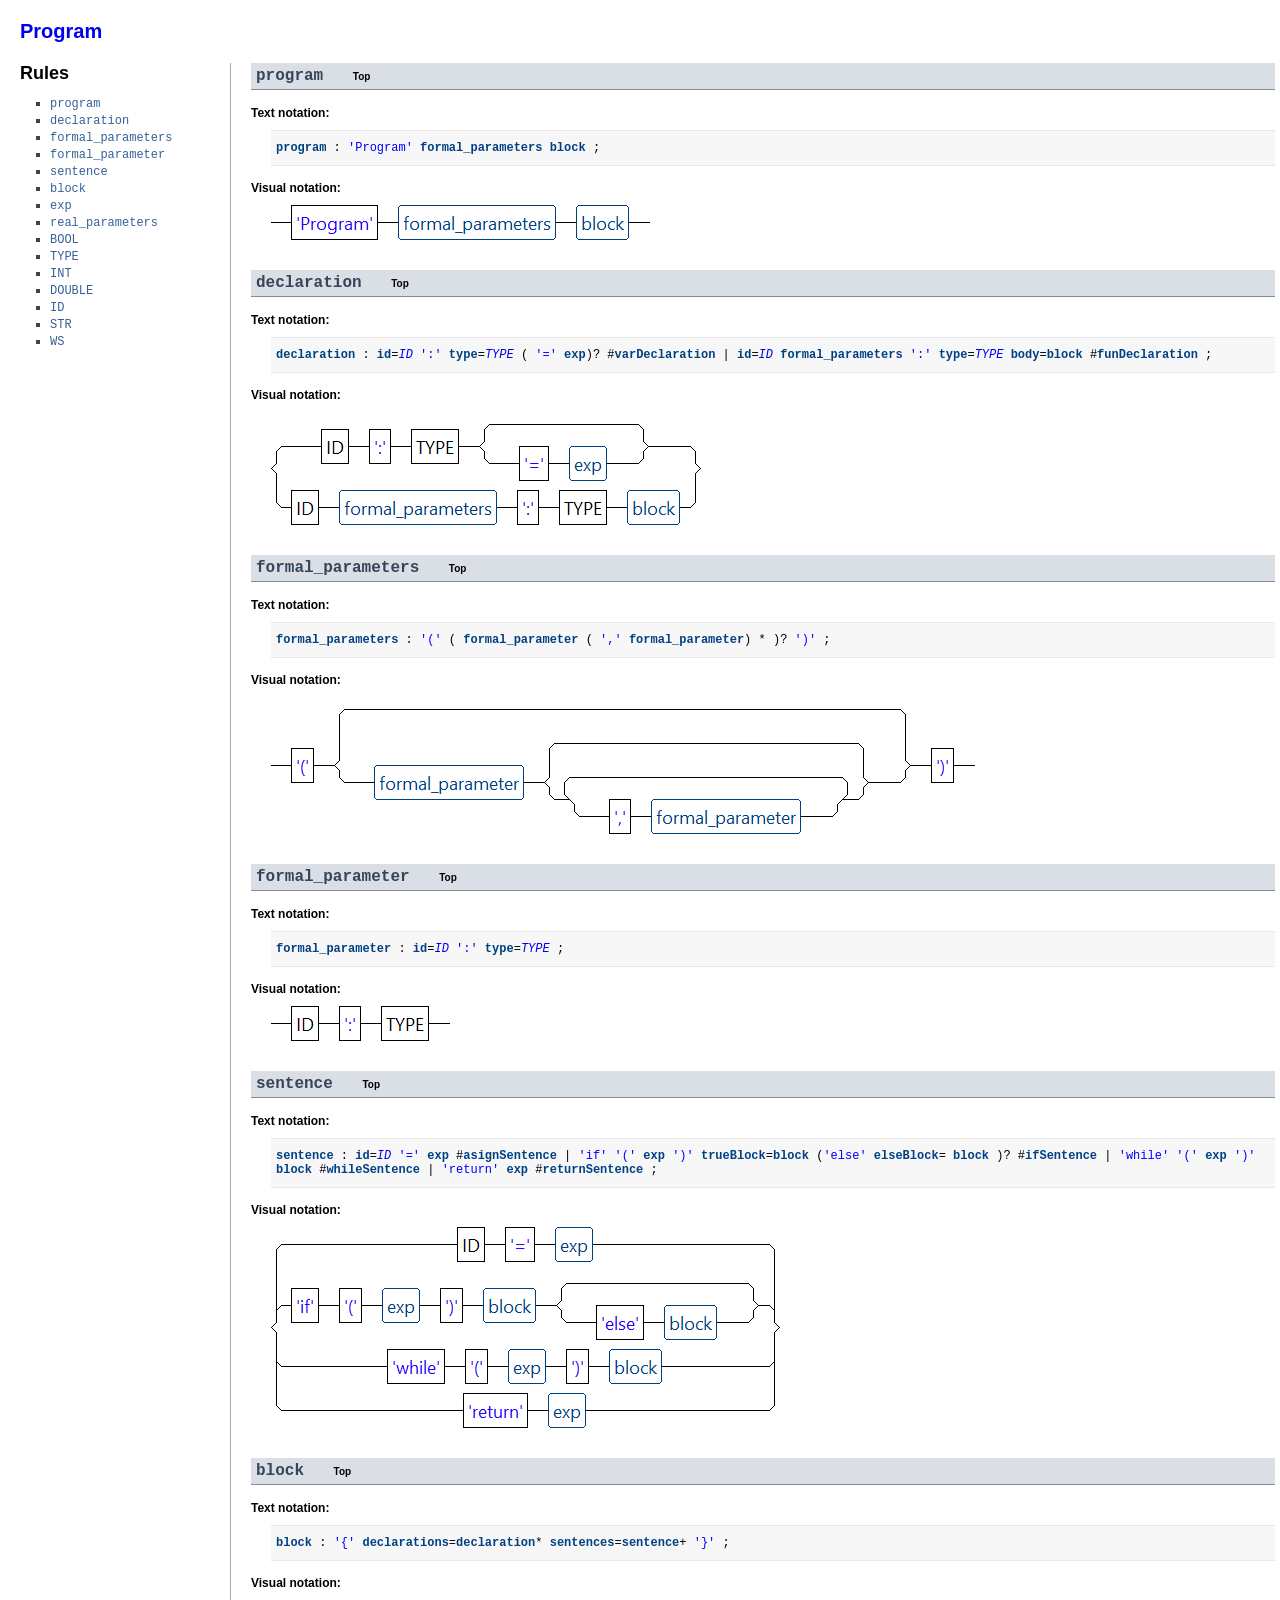
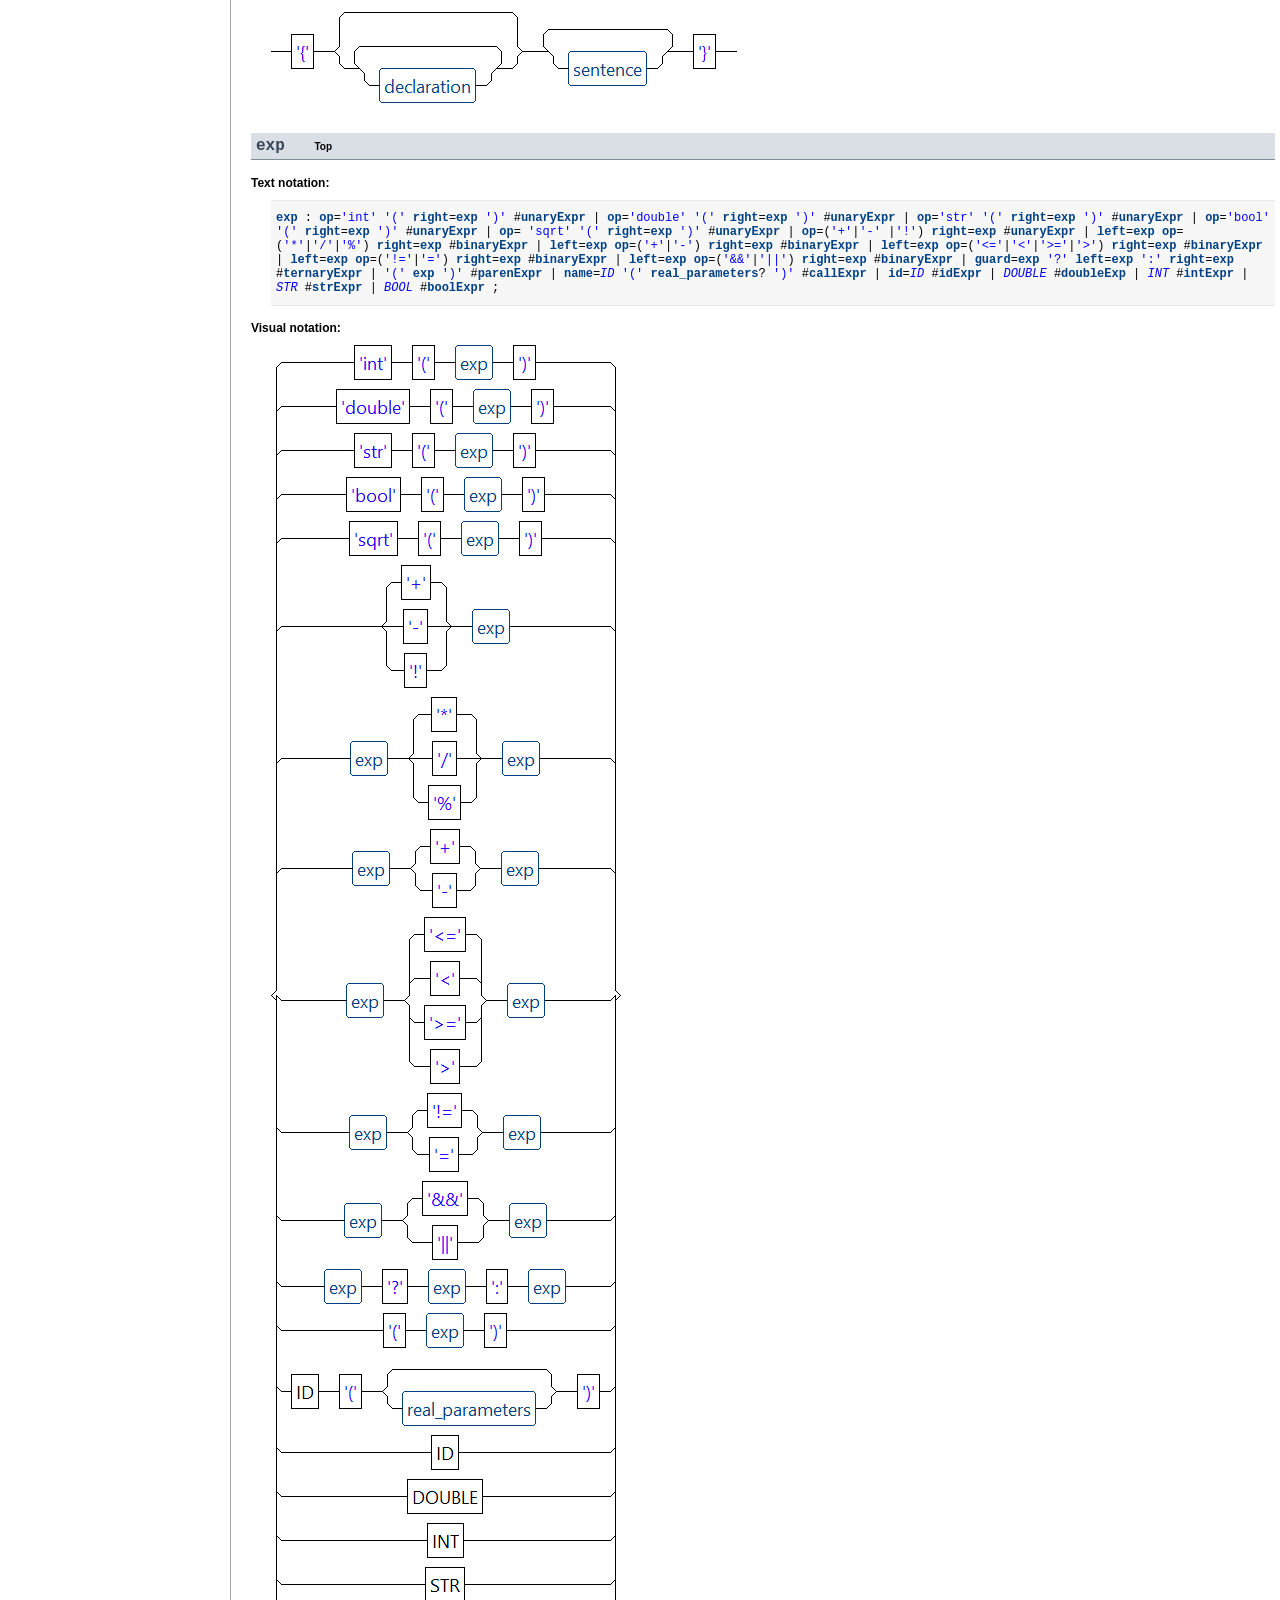
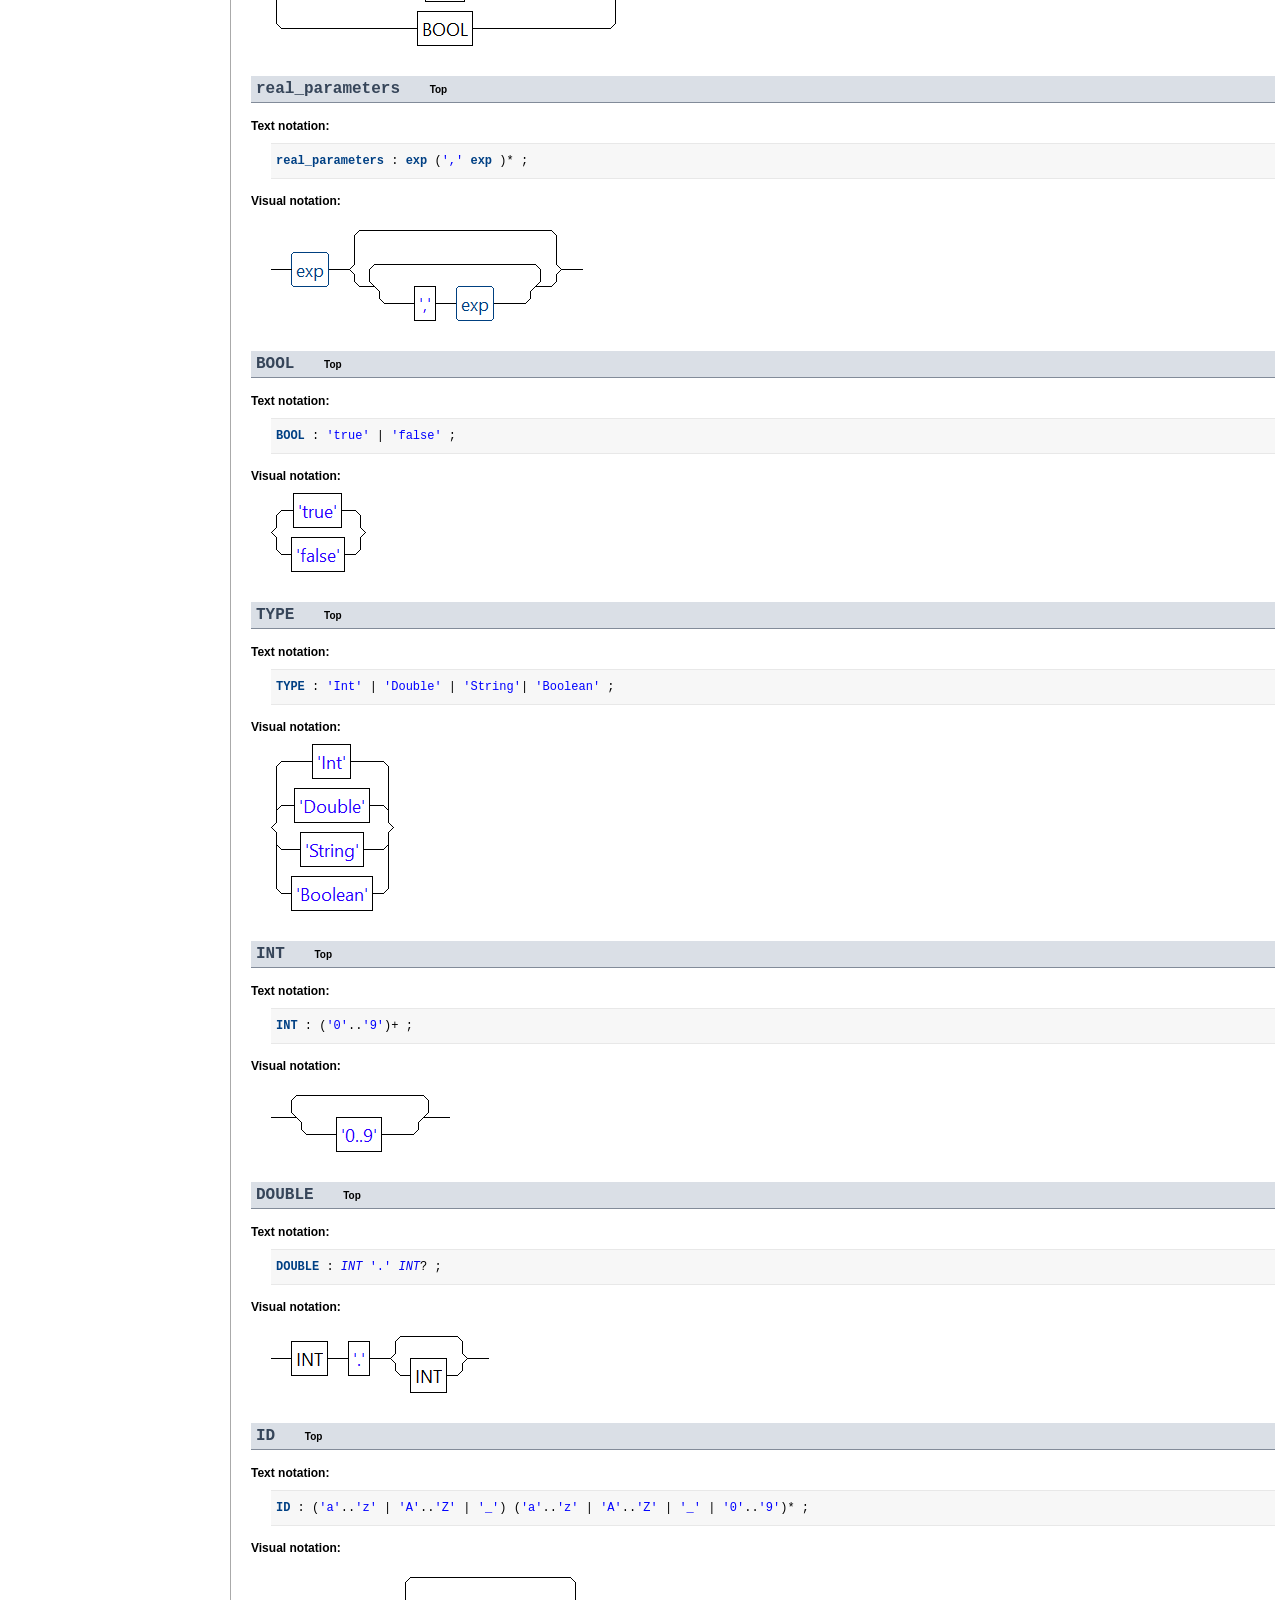
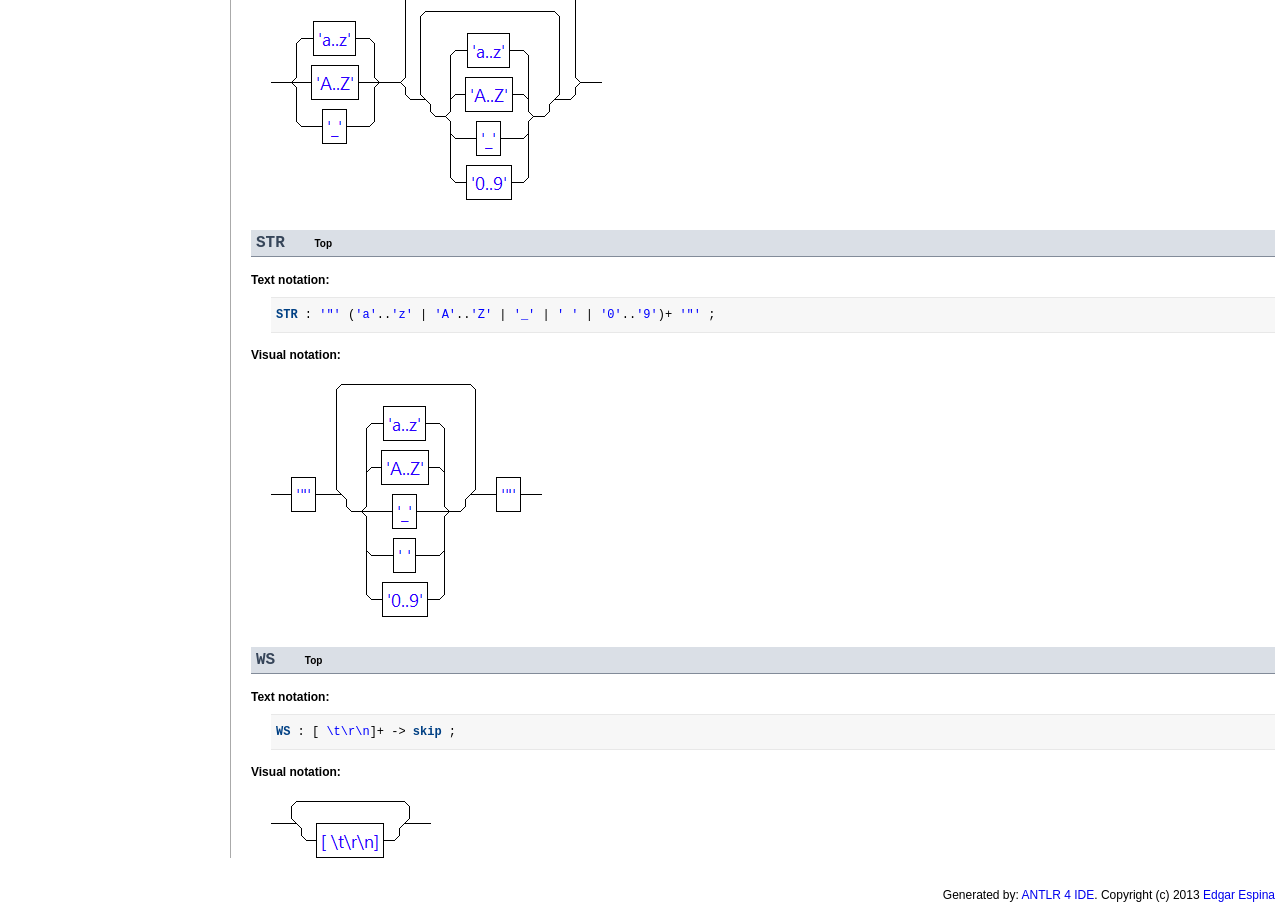
<file: Grafos/gramaticas/program/Program.g4.html>
<!DOCTYPE html>
<html>
<head>
<meta http-equiv="Content-Type" content="text/html; charset=UTF-8">
<title>Program.g4</title>
<style type="text/css">
body { 
  color: #000;
  font-family: sans-serif;
  font-size: 12px;
  margin: 20px 5px 10px 20px;
}
/* resets */
ul {
  list-style: none;
  padding: 0;
}
a {
  text-decoration: none;
}
a:hover {
  text-decoration: underline;
}
img {
  border: 0;
}
.clear {
  clear: both;
}
.container {
  position: relative;
}
/* Grammar name */
h1 {
  font-size: 20px;
}
/*Grammar documentation*/
.gdoc {
  margin-left: 20px;
  margin-bottom: 20px;
}
#index {
  position: absolute;
  top: 0;
  left: 0;
  width: 200px;
  overflow: auto;
}
#index h2 {
  margin: 0;
}
#index ol {
  padding-left: 30px;
  list-style-type: square;
  color: #364559;
}
#index ol li {
  margin: 2px 0;
}
#index ol li a {
  color: #366199;
  font-family: monospace;
}
#rules {
  margin-left: 210px;
  padding-left: 20px;
  border-left: 1px solid #AAA;
}
.rule {
  margin-bottom: 30px;
}
/* Rule name*/
.rule h3 {
  color: #364559;
  background-color: #DADFE6;
  font-size: 16px;
  font-weight: bold;
  padding: 4px 5px;
  border-bottom: 1px solid #828B99;
}
.rule h3 a.topLink {
  font-family: sans-serif;
  font-size: 10px;
  color: #000;
  margin-left: 20px;
}
.rule h3, .rule .ebnf div {
  font-family: monospace;
}
/* Sections: ebnf, railroad*/
.doc, .ebnf, .railroad {
  padding-left: 20px;
}
.doc h4, .ebnf h4, .railroad h4 {
  font-size: 12px;
  margin: 15px 0 10px -20px;
}
.ebnf div {
  background-color: #F7F7F7;
  border-top: 1px solid #E8E8E8;
  border-bottom: 1px solid #E8E8E8;
  padding: 10px 5px;
}
.ebnf div .literal {
  color: #0000FF;
}
.ebnf div .keyword {
  color: #7F0055;
  font-weight: bold;
}
.ebnf div .rule {
  color: #004084;
  font-weight: bold;
}
.ebnf div .token {
  font-style:italic;
}
.railroad img {
  display: block;
}
footer {
  float: right;
}
</style>
</head>
<body>
<h1><a href="Program.g4.html" name="top">Program</a></h1>
<p class="gdoc"></p>
<div class="container">
<div id="index">
<h2>Rules</h2>
<ol>
  <li><a href="#program">program</a></li>
  <li><a href="#declaration">declaration</a></li>
  <li><a href="#formal_parameters">formal_parameters</a></li>
  <li><a href="#formal_parameter">formal_parameter</a></li>
  <li><a href="#sentence">sentence</a></li>
  <li><a href="#block">block</a></li>
  <li><a href="#exp">exp</a></li>
  <li><a href="#real_parameters">real_parameters</a></li>
  <li><a href="#BOOL">BOOL</a></li>
  <li><a href="#TYPE">TYPE</a></li>
  <li><a href="#INT">INT</a></li>
  <li><a href="#DOUBLE">DOUBLE</a></li>
  <li><a href="#ID">ID</a></li>
  <li><a href="#STR">STR</a></li>
  <li><a href="#WS">WS</a></li>
</ol>
</div>

<div id="rules">
<ul>
  <li class="rule" id="program">
  <h3>program <a class="topLink" title="Go to top" href="Program.g4.html">Top</a></h3>
  <div class="doc">
    <p>
    </p>
  </div>
  <div class="ebnf">
  <h4>Text notation:</h4>
  <div>
    <span class="rule">program</span> :  <span class="literal">'Program'</span> <a href="#formal_parameters" class="rule">formal_parameters</a> <a href="#block" class="rule">block</a> ;
  </div>
  </div>
  <div class="railroad">
  <h4>Visual notation:</h4>
  <img border="0" src="images/program.png" />
  </div>
  </li>
  <li class="rule" id="declaration">
  <h3>declaration <a class="topLink" title="Go to top" href="Program.g4.html">Top</a></h3>
  <div class="doc">
    <p>
    </p>
  </div>
  <div class="ebnf">
  <h4>Text notation:</h4>
  <div>
    <span class="rule">declaration</span> :  <a href="#id" class="rule">id</a><span class="operator">=</span><a href="#ID" class="token">ID</a> <span class="literal">':'</span> <a href="#type" class="rule">type</a><span class="operator">=</span><a href="#TYPE" class="token">TYPE</a> <span class="operator">(</span> <span class="literal">'='</span> <a href="#exp" class="rule">exp</a><span class="operator">)</span><span class="operator">?</span> <span class="operator">#</span><a href="#varDeclaration" class="rule">varDeclaration</a> <span class="operator">|</span> <a href="#id" class="rule">id</a><span class="operator">=</span><a href="#ID" class="token">ID</a> <a href="#formal_parameters" class="rule">formal_parameters</a> <span class="literal">':'</span> <a href="#type" class="rule">type</a><span class="operator">=</span><a href="#TYPE" class="token">TYPE</a> <a href="#body" class="rule">body</a><span class="operator">=</span><a href="#block" class="rule">block</a> <span class="operator">#</span><a href="#funDeclaration" class="rule">funDeclaration</a> ;
  </div>
  </div>
  <div class="railroad">
  <h4>Visual notation:</h4>
  <img border="0" src="images/declaration.png" />
  </div>
  </li>
  <li class="rule" id="formal_parameters">
  <h3>formal_parameters <a class="topLink" title="Go to top" href="Program.g4.html">Top</a></h3>
  <div class="doc">
    <p>
    </p>
  </div>
  <div class="ebnf">
  <h4>Text notation:</h4>
  <div>
    <span class="rule">formal_parameters</span> :  <span class="literal">'('</span> <span class="operator">(</span> <a href="#formal_parameter" class="rule">formal_parameter</a> <span class="operator">(</span> <span class="literal">','</span> <a href="#formal_parameter" class="rule">formal_parameter</a><span class="operator">)</span> <span class="operator">*</span> <span class="operator">)</span><span class="operator">?</span> <span class="literal">')'</span> ;
  </div>
  </div>
  <div class="railroad">
  <h4>Visual notation:</h4>
  <img border="0" src="images/formal_parameters.png" />
  </div>
  </li>
  <li class="rule" id="formal_parameter">
  <h3>formal_parameter <a class="topLink" title="Go to top" href="Program.g4.html">Top</a></h3>
  <div class="doc">
    <p>
    </p>
  </div>
  <div class="ebnf">
  <h4>Text notation:</h4>
  <div>
    <span class="rule">formal_parameter</span> :  <a href="#id" class="rule">id</a><span class="operator">=</span><a href="#ID" class="token">ID</a> <span class="literal">':'</span> <a href="#type" class="rule">type</a><span class="operator">=</span><a href="#TYPE" class="token">TYPE</a> ;
  </div>
  </div>
  <div class="railroad">
  <h4>Visual notation:</h4>
  <img border="0" src="images/formal_parameter.png" />
  </div>
  </li>
  <li class="rule" id="sentence">
  <h3>sentence <a class="topLink" title="Go to top" href="Program.g4.html">Top</a></h3>
  <div class="doc">
    <p>
    </p>
  </div>
  <div class="ebnf">
  <h4>Text notation:</h4>
  <div>
    <span class="rule">sentence</span> :  <a href="#id" class="rule">id</a><span class="operator">=</span><a href="#ID" class="token">ID</a> <span class="literal">'='</span> <a href="#exp" class="rule">exp</a> <span class="operator">#</span><a href="#asignSentence" class="rule">asignSentence</a> <span class="operator">|</span> <span class="literal">'if'</span> <span class="literal">'('</span> <a href="#exp" class="rule">exp</a> <span class="literal">')'</span> <a href="#trueBlock" class="rule">trueBlock</a><span class="operator">=</span><a href="#block" class="rule">block</a> <span class="operator">(</span><span class="literal">'else'</span> <a href="#elseBlock" class="rule">elseBlock</a><span class="operator">=</span> <a href="#block" class="rule">block</a> <span class="operator">)</span><span class="operator">?</span> <span class="operator">#</span><a href="#ifSentence" class="rule">ifSentence</a> <span class="operator">|</span> <span class="literal">'while'</span> <span class="literal">'('</span> <a href="#exp" class="rule">exp</a> <span class="literal">')'</span> <a href="#block" class="rule">block</a> <span class="operator">#</span><a href="#whileSentence" class="rule">whileSentence</a> <span class="operator">|</span> <span class="literal">'return'</span> <a href="#exp" class="rule">exp</a> <span class="operator">#</span><a href="#returnSentence" class="rule">returnSentence</a> ;
  </div>
  </div>
  <div class="railroad">
  <h4>Visual notation:</h4>
  <img border="0" src="images/sentence.png" />
  </div>
  </li>
  <li class="rule" id="block">
  <h3>block <a class="topLink" title="Go to top" href="Program.g4.html">Top</a></h3>
  <div class="doc">
    <p>
    </p>
  </div>
  <div class="ebnf">
  <h4>Text notation:</h4>
  <div>
    <span class="rule">block</span> :  <span class="literal">'{'</span> <a href="#declarations" class="rule">declarations</a><span class="operator">=</span><a href="#declaration" class="rule">declaration</a><span class="operator">*</span> <a href="#sentences" class="rule">sentences</a><span class="operator">=</span><a href="#sentence" class="rule">sentence</a><span class="operator">+</span> <span class="literal">'}'</span> ;
  </div>
  </div>
  <div class="railroad">
  <h4>Visual notation:</h4>
  <img border="0" src="images/block.png" />
  </div>
  </li>
  <li class="rule" id="exp">
  <h3>exp <a class="topLink" title="Go to top" href="Program.g4.html">Top</a></h3>
  <div class="doc">
    <p>
    </p>
  </div>
  <div class="ebnf">
  <h4>Text notation:</h4>
  <div>
    <span class="rule">exp</span> :  <a href="#op" class="rule">op</a><span class="operator">=</span><span class="literal">'int'</span> <span class="literal">'('</span> <a href="#right" class="rule">right</a><span class="operator">=</span><a href="#exp" class="rule">exp</a> <span class="literal">')'</span> <span class="operator">#</span><a href="#unaryExpr" class="rule">unaryExpr</a> <span class="operator">|</span> <a href="#op" class="rule">op</a><span class="operator">=</span><span class="literal">'double'</span> <span class="literal">'('</span> <a href="#right" class="rule">right</a><span class="operator">=</span><a href="#exp" class="rule">exp</a> <span class="literal">')'</span> <span class="operator">#</span><a href="#unaryExpr" class="rule">unaryExpr</a> <span class="operator">|</span> <a href="#op" class="rule">op</a><span class="operator">=</span><span class="literal">'str'</span> <span class="literal">'('</span> <a href="#right" class="rule">right</a><span class="operator">=</span><a href="#exp" class="rule">exp</a> <span class="literal">')'</span> <span class="operator">#</span><a href="#unaryExpr" class="rule">unaryExpr</a> <span class="operator">|</span> <a href="#op" class="rule">op</a><span class="operator">=</span><span class="literal">'bool'</span> <span class="literal">'('</span> <a href="#right" class="rule">right</a><span class="operator">=</span><a href="#exp" class="rule">exp</a> <span class="literal">')'</span> <span class="operator">#</span><a href="#unaryExpr" class="rule">unaryExpr</a> <span class="operator">|</span> <a href="#op" class="rule">op</a><span class="operator">=</span> <span class="literal">'sqrt'</span> <span class="literal">'('</span> <a href="#right" class="rule">right</a><span class="operator">=</span><a href="#exp" class="rule">exp</a> <span class="literal">')'</span> <span class="operator">#</span><a href="#unaryExpr" class="rule">unaryExpr</a> <span class="operator">|</span> <a href="#op" class="rule">op</a><span class="operator">=</span><span class="operator">(</span><span class="literal">'+'</span><span class="operator">|</span><span class="literal">'-'</span> <span class="operator">|</span><span class="literal">'!'</span><span class="operator">)</span> <a href="#right" class="rule">right</a><span class="operator">=</span><a href="#exp" class="rule">exp</a> <span class="operator">#</span><a href="#unaryExpr" class="rule">unaryExpr</a> <span class="operator">|</span> <a href="#left" class="rule">left</a><span class="operator">=</span><a href="#exp" class="rule">exp</a> <a href="#op" class="rule">op</a><span class="operator">=</span><span class="operator">(</span><span class="literal">'*'</span><span class="operator">|</span><span class="literal">'/'</span><span class="operator">|</span><span class="literal">'%'</span><span class="operator">)</span> <a href="#right" class="rule">right</a><span class="operator">=</span><a href="#exp" class="rule">exp</a> <span class="operator">#</span><a href="#binaryExpr" class="rule">binaryExpr</a> <span class="operator">|</span> <a href="#left" class="rule">left</a><span class="operator">=</span><a href="#exp" class="rule">exp</a> <a href="#op" class="rule">op</a><span class="operator">=</span><span class="operator">(</span><span class="literal">'+'</span><span class="operator">|</span><span class="literal">'-'</span><span class="operator">)</span> <a href="#right" class="rule">right</a><span class="operator">=</span><a href="#exp" class="rule">exp</a> <span class="operator">#</span><a href="#binaryExpr" class="rule">binaryExpr</a> <span class="operator">|</span> <a href="#left" class="rule">left</a><span class="operator">=</span><a href="#exp" class="rule">exp</a> <a href="#op" class="rule">op</a><span class="operator">=</span><span class="operator">(</span><span class="literal">'<='</span><span class="operator">|</span><span class="literal">'<'</span><span class="operator">|</span><span class="literal">'>='</span><span class="operator">|</span><span class="literal">'>'</span><span class="operator">)</span> <a href="#right" class="rule">right</a><span class="operator">=</span><a href="#exp" class="rule">exp</a> <span class="operator">#</span><a href="#binaryExpr" class="rule">binaryExpr</a> <span class="operator">|</span> <a href="#left" class="rule">left</a><span class="operator">=</span><a href="#exp" class="rule">exp</a> <a href="#op" class="rule">op</a><span class="operator">=</span><span class="operator">(</span><span class="literal">'!='</span><span class="operator">|</span><span class="literal">'='</span><span class="operator">)</span> <a href="#right" class="rule">right</a><span class="operator">=</span><a href="#exp" class="rule">exp</a> <span class="operator">#</span><a href="#binaryExpr" class="rule">binaryExpr</a> <span class="operator">|</span> <a href="#left" class="rule">left</a><span class="operator">=</span><a href="#exp" class="rule">exp</a> <a href="#op" class="rule">op</a><span class="operator">=</span><span class="operator">(</span><span class="literal">'&&'</span><span class="operator">|</span><span class="literal">'||'</span><span class="operator">)</span> <a href="#right" class="rule">right</a><span class="operator">=</span><a href="#exp" class="rule">exp</a> <span class="operator">#</span><a href="#binaryExpr" class="rule">binaryExpr</a> <span class="operator">|</span> <a href="#guard" class="rule">guard</a><span class="operator">=</span><a href="#exp" class="rule">exp</a> <span class="literal">'?'</span> <a href="#left" class="rule">left</a><span class="operator">=</span><a href="#exp" class="rule">exp</a> <span class="literal">':'</span> <a href="#right" class="rule">right</a><span class="operator">=</span><a href="#exp" class="rule">exp</a> <span class="operator">#</span><a href="#ternaryExpr" class="rule">ternaryExpr</a> <span class="operator">|</span> <span class="literal">'('</span> <a href="#exp" class="rule">exp</a> <span class="literal">')'</span> <span class="operator">#</span><a href="#parenExpr" class="rule">parenExpr</a> <span class="operator">|</span> <a href="#name" class="rule">name</a><span class="operator">=</span><a href="#ID" class="token">ID</a> <span class="literal">'('</span> <a href="#real_parameters" class="rule">real_parameters</a><span class="operator">?</span> <span class="literal">')'</span> <span class="operator">#</span><a href="#callExpr" class="rule">callExpr</a> <span class="operator">|</span> <a href="#id" class="rule">id</a><span class="operator">=</span><a href="#ID" class="token">ID</a> <span class="operator">#</span><a href="#idExpr" class="rule">idExpr</a> <span class="operator">|</span> <a href="#DOUBLE" class="token">DOUBLE</a> <span class="operator">#</span><a href="#doubleExp" class="rule">doubleExp</a> <span class="operator">|</span> <a href="#INT" class="token">INT</a> <span class="operator">#</span><a href="#intExpr" class="rule">intExpr</a> <span class="operator">|</span> <a href="#STR" class="token">STR</a> <span class="operator">#</span><a href="#strExpr" class="rule">strExpr</a> <span class="operator">|</span> <a href="#BOOL" class="token">BOOL</a> <span class="operator">#</span><a href="#boolExpr" class="rule">boolExpr</a> ;
  </div>
  </div>
  <div class="railroad">
  <h4>Visual notation:</h4>
  <img border="0" src="images/exp.png" />
  </div>
  </li>
  <li class="rule" id="real_parameters">
  <h3>real_parameters <a class="topLink" title="Go to top" href="Program.g4.html">Top</a></h3>
  <div class="doc">
    <p>
    </p>
  </div>
  <div class="ebnf">
  <h4>Text notation:</h4>
  <div>
    <span class="rule">real_parameters</span> :  <a href="#exp" class="rule">exp</a> <span class="operator">(</span><span class="literal">','</span> <a href="#exp" class="rule">exp</a> <span class="operator">)</span><span class="operator">*</span> ;
  </div>
  </div>
  <div class="railroad">
  <h4>Visual notation:</h4>
  <img border="0" src="images/real_parameters.png" />
  </div>
  </li>
  <li class="rule" id="BOOL">
  <h3>BOOL <a class="topLink" title="Go to top" href="Program.g4.html">Top</a></h3>
  <div class="doc">
    <p>
    </p>
  </div>
  <div class="ebnf">
  <h4>Text notation:</h4>
  <div>
    <span class="rule">BOOL</span> :  <span class="literal">'true'</span> <span class="operator">|</span> <span class="literal">'false'</span> ;
  </div>
  </div>
  <div class="railroad">
  <h4>Visual notation:</h4>
  <img border="0" src="images/BOOL.png" />
  </div>
  </li>
  <li class="rule" id="TYPE">
  <h3>TYPE <a class="topLink" title="Go to top" href="Program.g4.html">Top</a></h3>
  <div class="doc">
    <p>
    </p>
  </div>
  <div class="ebnf">
  <h4>Text notation:</h4>
  <div>
    <span class="rule">TYPE</span> :  <span class="literal">'Int'</span> <span class="operator">|</span> <span class="literal">'Double'</span> <span class="operator">|</span> <span class="literal">'String'</span><span class="operator">|</span> <span class="literal">'Boolean'</span> ;
  </div>
  </div>
  <div class="railroad">
  <h4>Visual notation:</h4>
  <img border="0" src="images/TYPE.png" />
  </div>
  </li>
  <li class="rule" id="INT">
  <h3>INT <a class="topLink" title="Go to top" href="Program.g4.html">Top</a></h3>
  <div class="doc">
    <p>
    </p>
  </div>
  <div class="ebnf">
  <h4>Text notation:</h4>
  <div>
    <span class="rule">INT</span> :  <span class="operator">(</span><span class="literal">'0'</span><span class="operator">..</span><span class="literal">'9'</span><span class="operator">)</span><span class="operator">+</span> ;
  </div>
  </div>
  <div class="railroad">
  <h4>Visual notation:</h4>
  <img border="0" src="images/INT.png" />
  </div>
  </li>
  <li class="rule" id="DOUBLE">
  <h3>DOUBLE <a class="topLink" title="Go to top" href="Program.g4.html">Top</a></h3>
  <div class="doc">
    <p>
    </p>
  </div>
  <div class="ebnf">
  <h4>Text notation:</h4>
  <div>
    <span class="rule">DOUBLE</span> :  <a href="#INT" class="token">INT</a> <span class="literal">'.'</span> <a href="#INT" class="token">INT</a><span class="operator">?</span> ;
  </div>
  </div>
  <div class="railroad">
  <h4>Visual notation:</h4>
  <img border="0" src="images/DOUBLE.png" />
  </div>
  </li>
  <li class="rule" id="ID">
  <h3>ID <a class="topLink" title="Go to top" href="Program.g4.html">Top</a></h3>
  <div class="doc">
    <p>
    </p>
  </div>
  <div class="ebnf">
  <h4>Text notation:</h4>
  <div>
    <span class="rule">ID</span> :  <span class="operator">(</span><span class="literal">'a'</span><span class="operator">..</span><span class="literal">'z'</span> <span class="operator">|</span> <span class="literal">'A'</span><span class="operator">..</span><span class="literal">'Z'</span> <span class="operator">|</span> <span class="literal">'_'</span><span class="operator">)</span> <span class="operator">(</span><span class="literal">'a'</span><span class="operator">..</span><span class="literal">'z'</span> <span class="operator">|</span> <span class="literal">'A'</span><span class="operator">..</span><span class="literal">'Z'</span> <span class="operator">|</span> <span class="literal">'_'</span> <span class="operator">|</span> <span class="literal">'0'</span><span class="operator">..</span><span class="literal">'9'</span><span class="operator">)</span><span class="operator">*</span> ;
  </div>
  </div>
  <div class="railroad">
  <h4>Visual notation:</h4>
  <img border="0" src="images/ID.png" />
  </div>
  </li>
  <li class="rule" id="STR">
  <h3>STR <a class="topLink" title="Go to top" href="Program.g4.html">Top</a></h3>
  <div class="doc">
    <p>
    </p>
  </div>
  <div class="ebnf">
  <h4>Text notation:</h4>
  <div>
    <span class="rule">STR</span> :  <span class="literal">'"'</span> <span class="operator">(</span><span class="literal">'a'</span><span class="operator">..</span><span class="literal">'z'</span> <span class="operator">|</span> <span class="literal">'A'</span><span class="operator">..</span><span class="literal">'Z'</span> <span class="operator">|</span> <span class="literal">'_'</span> <span class="operator">|</span> <span class="literal">' '</span> <span class="operator">|</span> <span class="literal">'0'</span><span class="operator">..</span><span class="literal">'9'</span><span class="operator">)</span><span class="operator">+</span> <span class="literal">'"'</span> ;
  </div>
  </div>
  <div class="railroad">
  <h4>Visual notation:</h4>
  <img border="0" src="images/STR.png" />
  </div>
  </li>
  <li class="rule" id="WS">
  <h3>WS <a class="topLink" title="Go to top" href="Program.g4.html">Top</a></h3>
  <div class="doc">
    <p>
    </p>
  </div>
  <div class="ebnf">
  <h4>Text notation:</h4>
  <div>
    <span class="rule">WS</span> :  [<span class="literal"> \t\r\n</span>]<span class="operator">+</span> <span class="operator">-></span> <a href="#skip" class="rule">skip</a> ;
  </div>
  </div>
  <div class="railroad">
  <h4>Visual notation:</h4>
  <img border="0" src="images/WS.png" />
  </div>
  </li>
</ul>
</div>
</div>
<footer>Generated by: <a href="https://github.com/jknack/antlr4ide">ANTLR 4 IDE</a>. Copyright (c) 2013 <a href="https://twitter.com/edgarespina">Edgar Espina</a></footer>
</body>
</html>
</file>
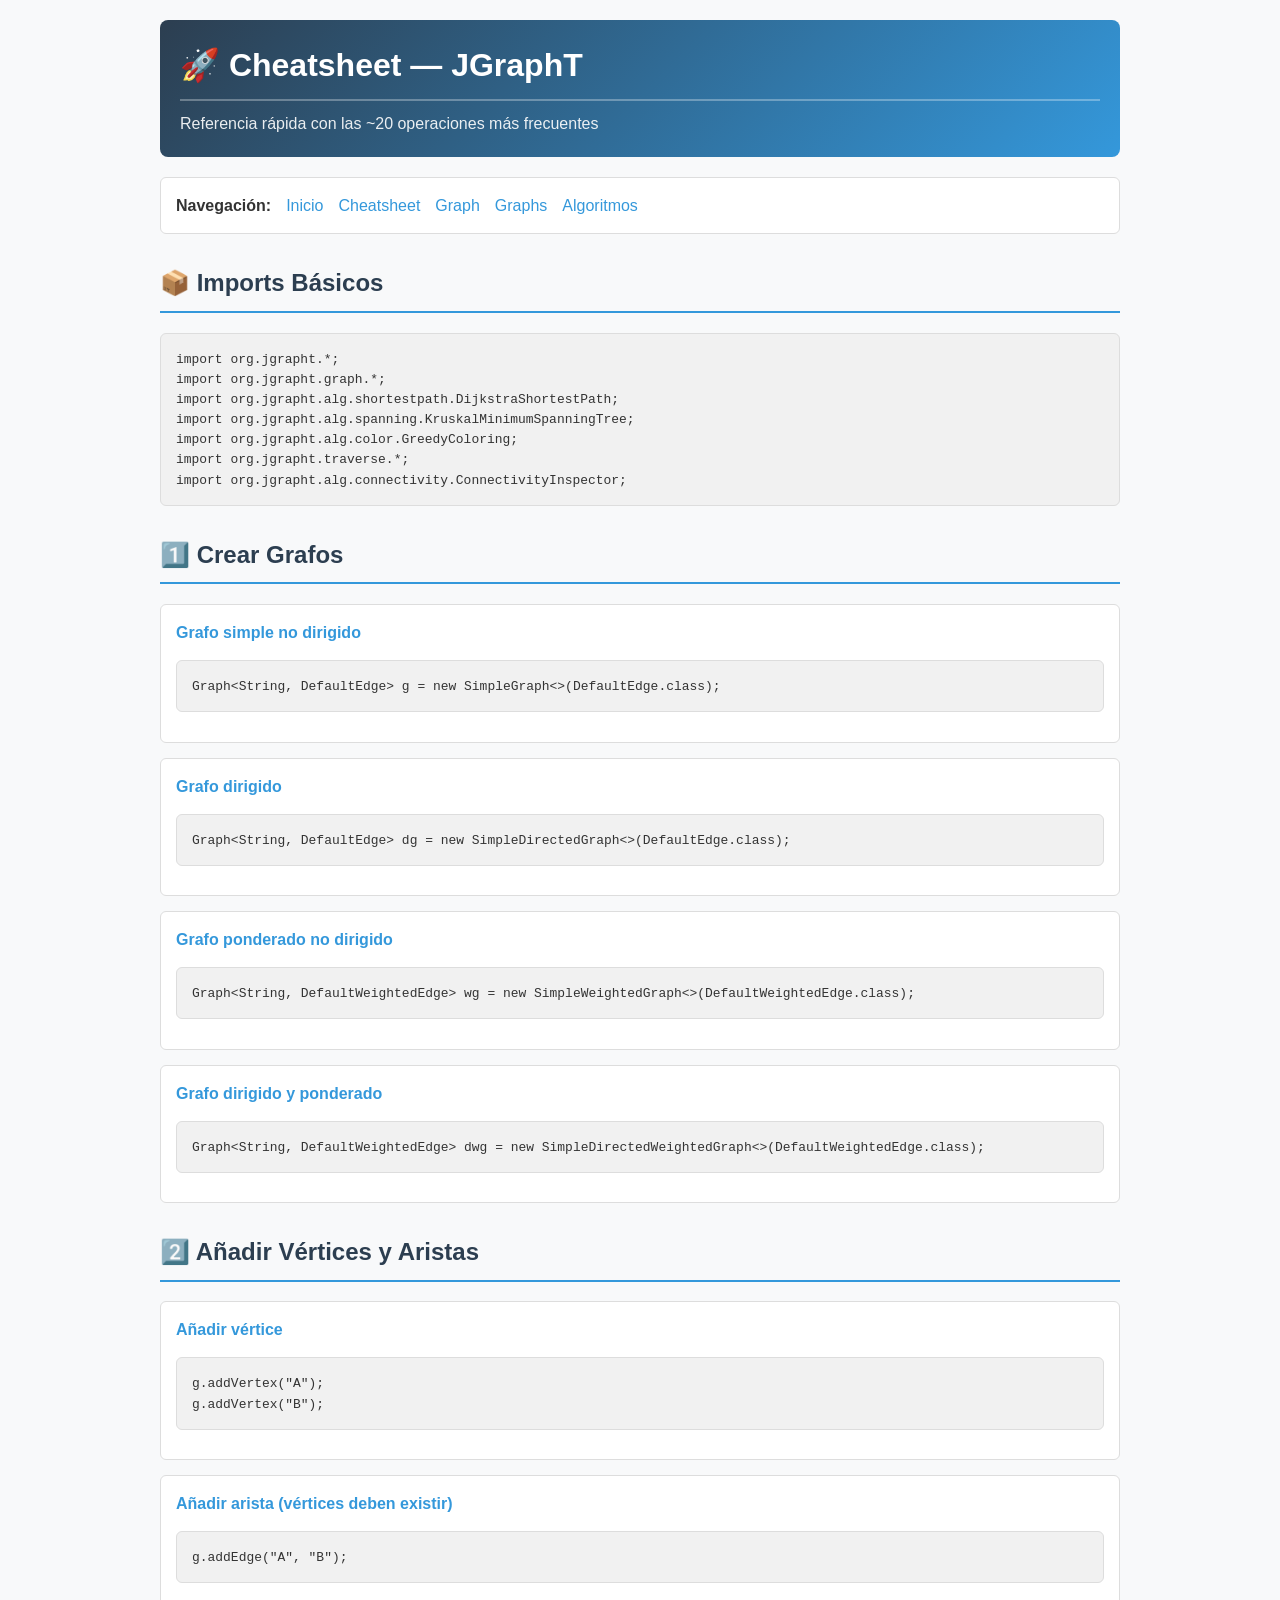
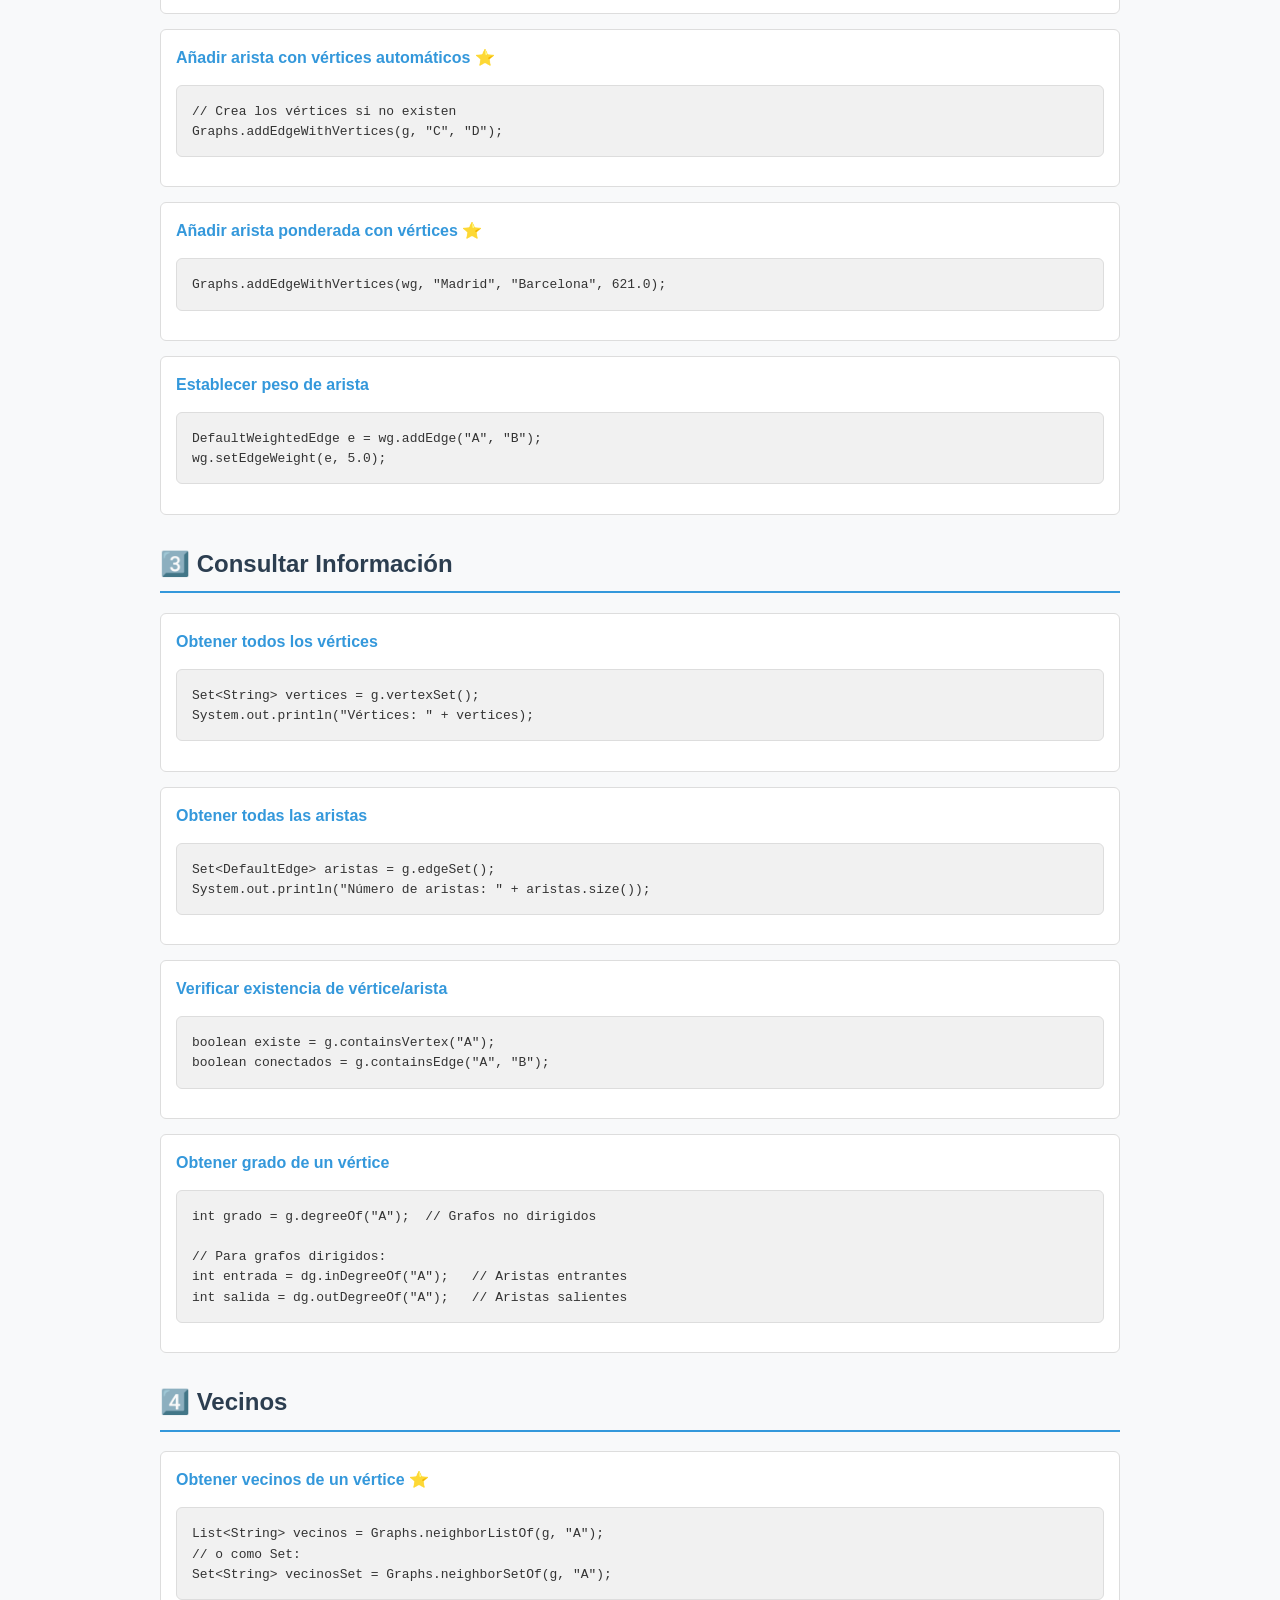
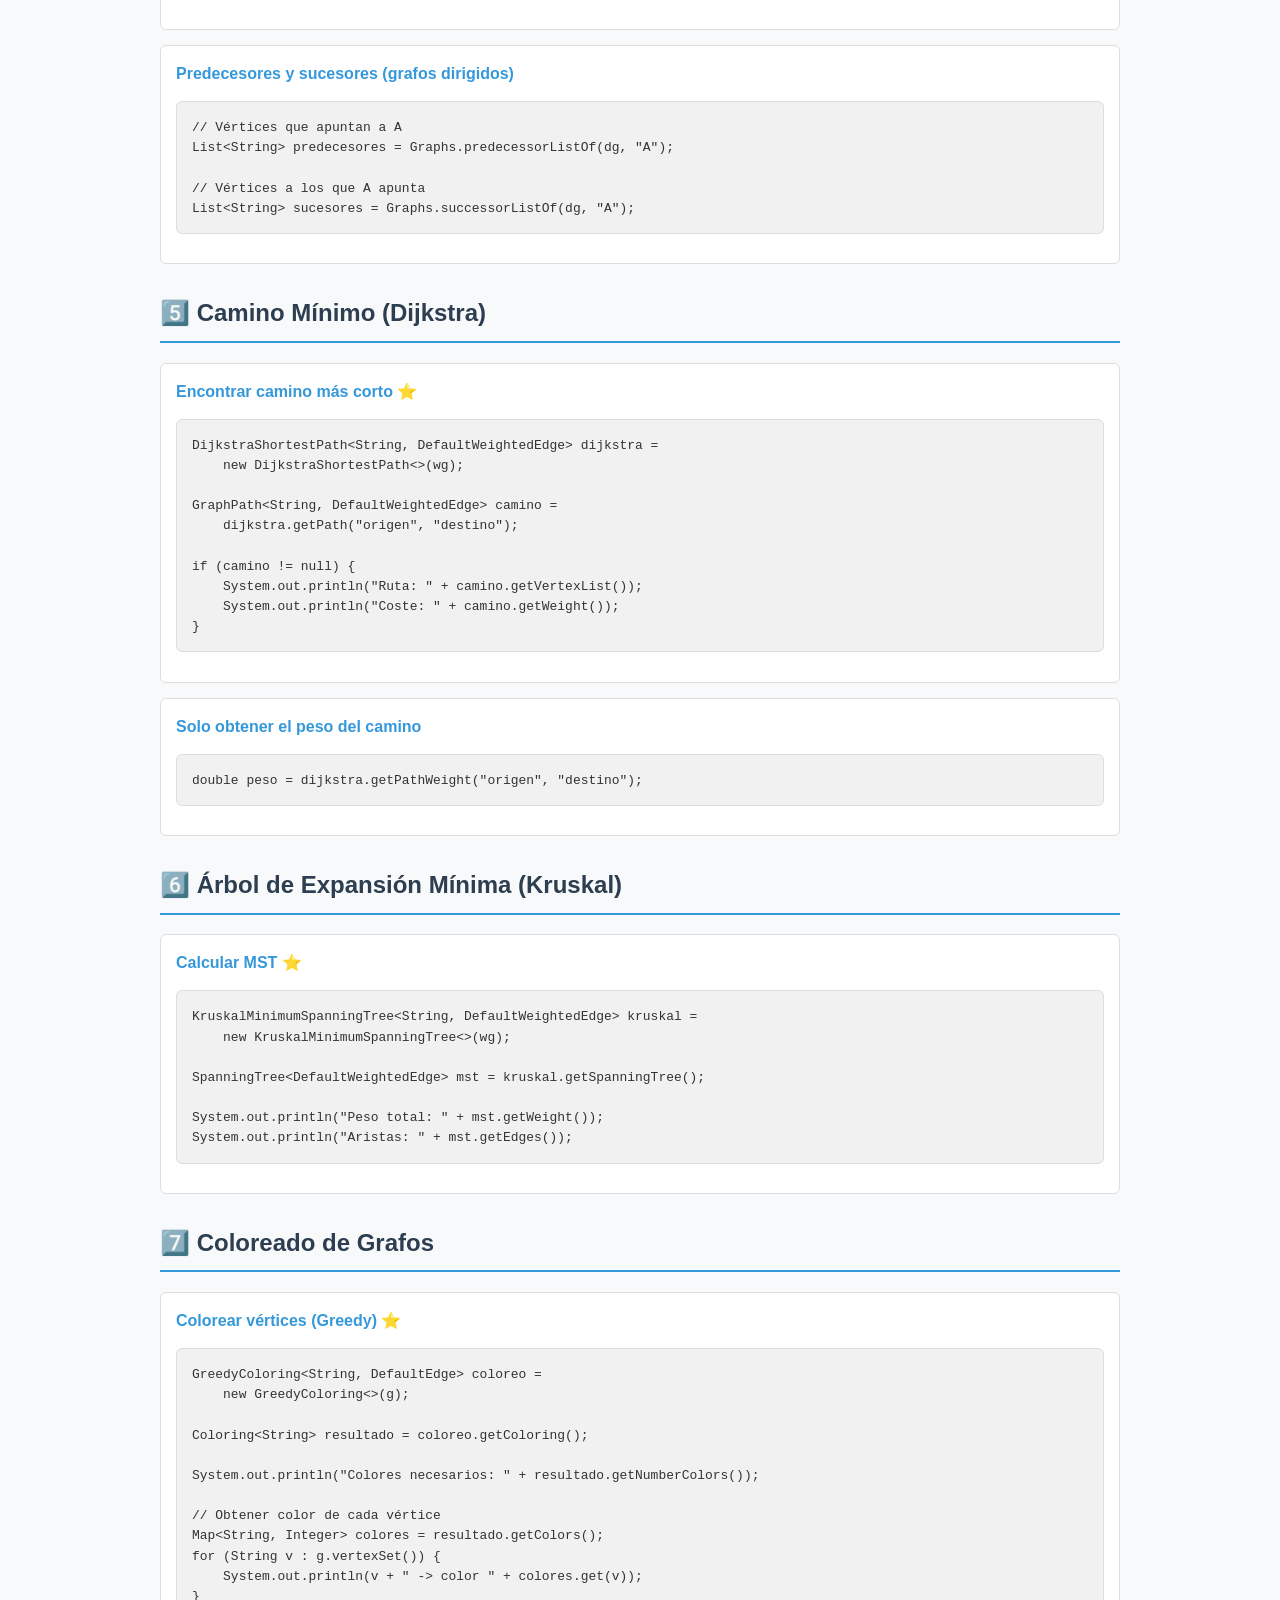
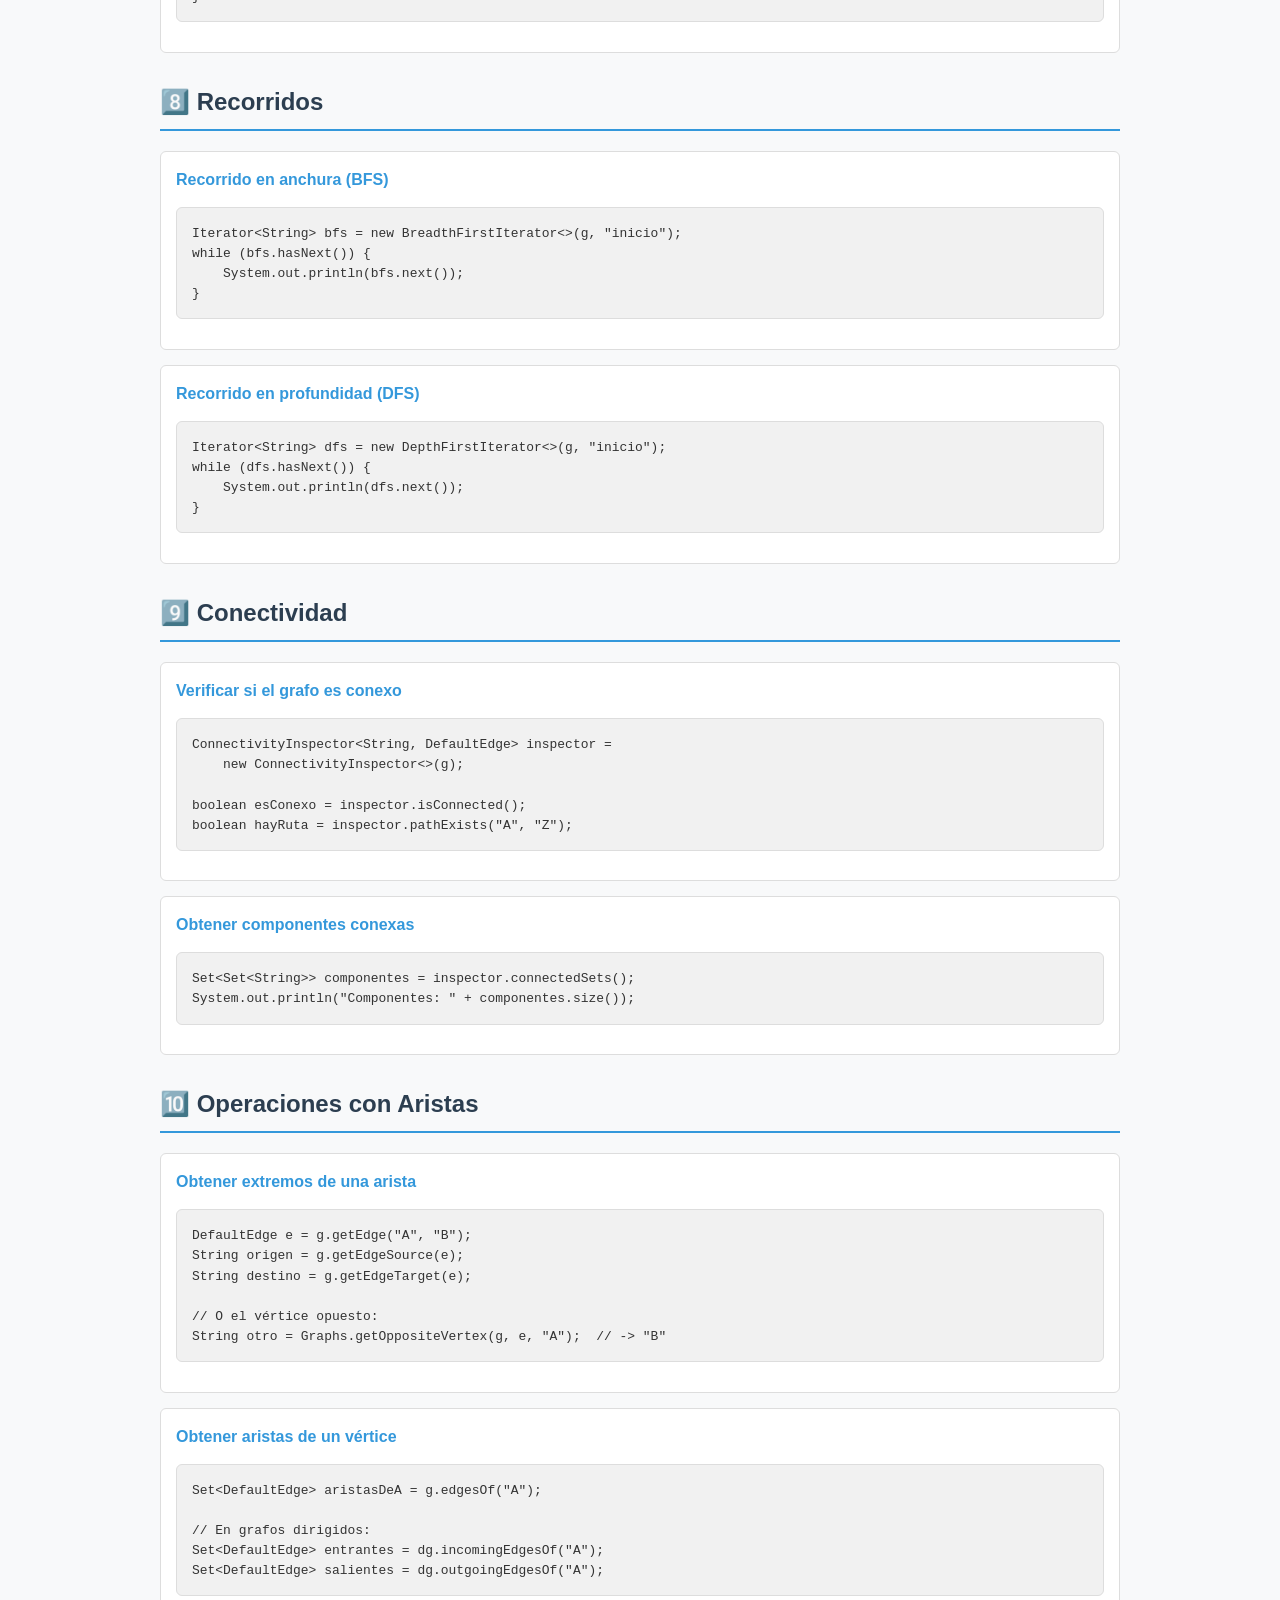
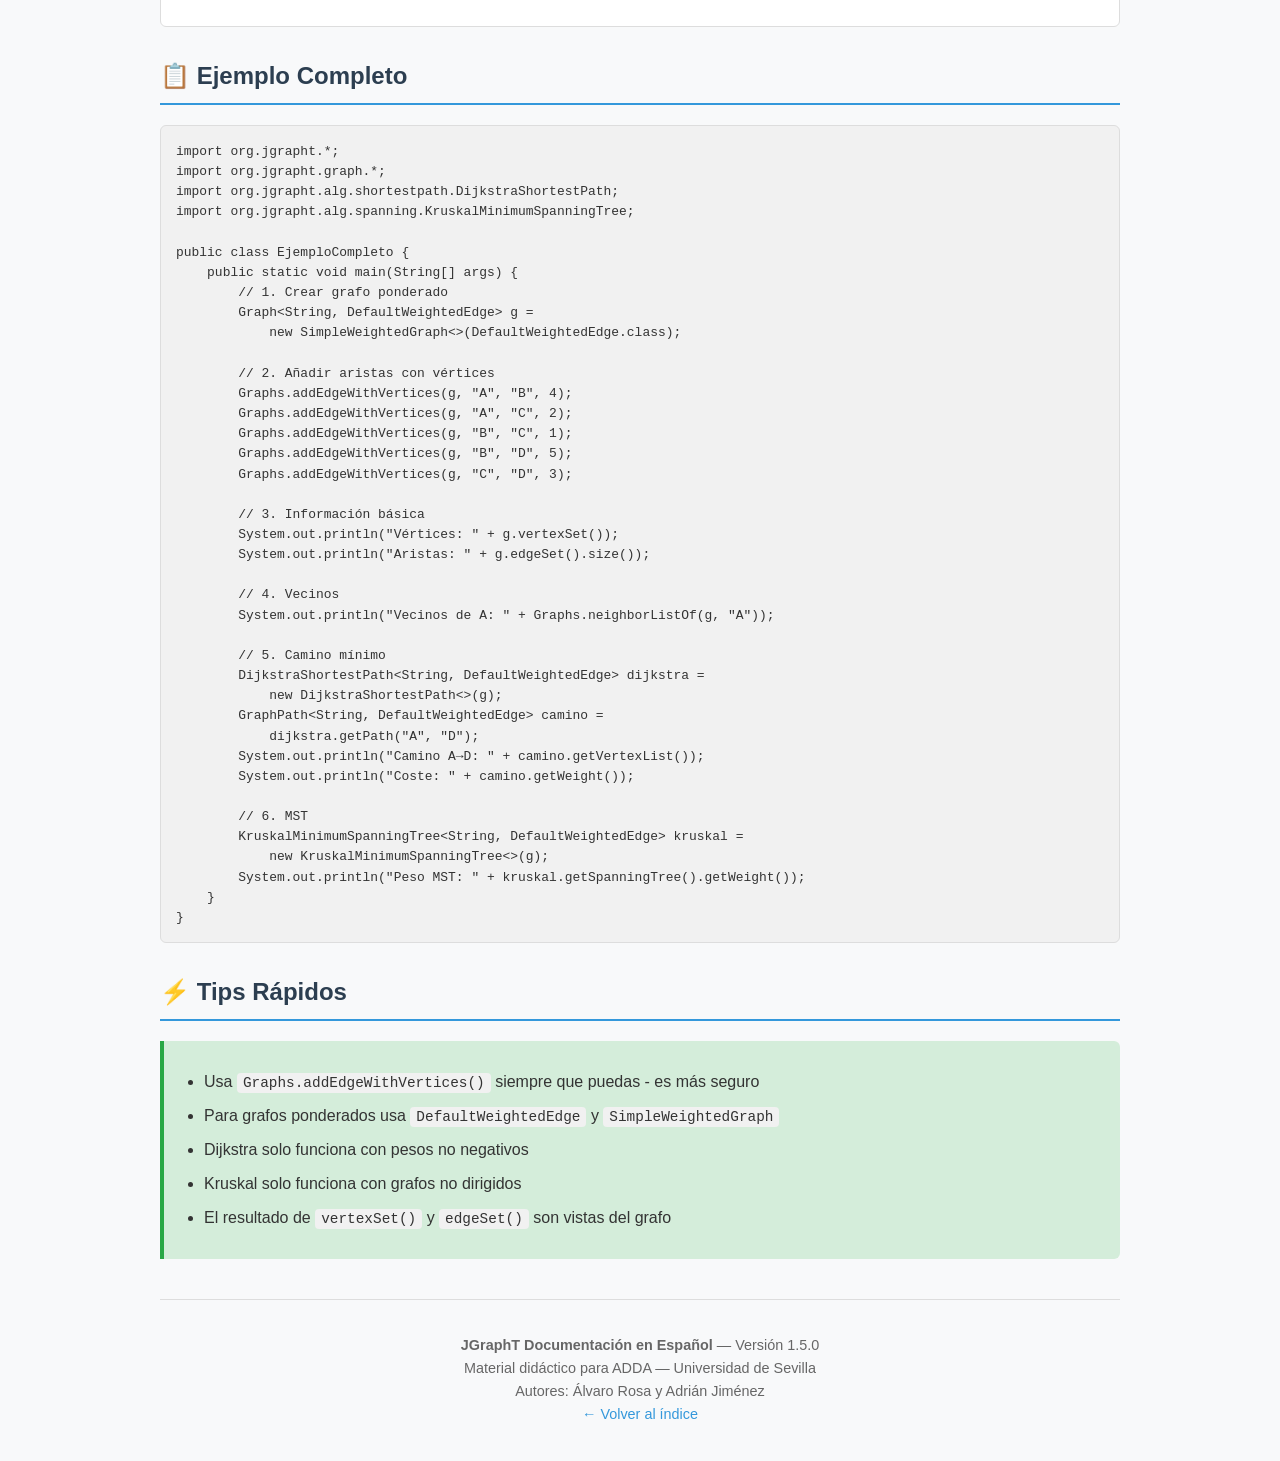
<file: PI2_2025_2026_Base_ADDA/docs/jgrapht-es/cheatsheet.html>
<!DOCTYPE html>
<html lang="es">
<head>
    <meta charset="UTF-8">
    <meta name="viewport" content="width=device-width, initial-scale=1.0">
    <title>Cheatsheet — JGraphT Documentación en español</title>
    <link rel="stylesheet" href="css/style.css">
</head>
<body>
    <div class="class-header">
        <h1>🚀 Cheatsheet — JGraphT</h1>
        <p>Referencia rápida con las ~20 operaciones más frecuentes</p>
    </div>

    <div class="navigation">
        <ul>
            <li><strong>Navegación:</strong></li>
            <li><a href="index.html">Inicio</a></li>
            <li><a href="cheatsheet.html">Cheatsheet</a></li>
            <li><a href="classes/Graph.html">Graph</a></li>
            <li><a href="classes/Graphs.html">Graphs</a></li>
            <li><a href="classes/Algorithms.html">Algoritmos</a></li>
        </ul>
    </div>

    <h2>📦 Imports Básicos</h2>
    <pre><code>import org.jgrapht.*;
import org.jgrapht.graph.*;
import org.jgrapht.alg.shortestpath.DijkstraShortestPath;
import org.jgrapht.alg.spanning.KruskalMinimumSpanningTree;
import org.jgrapht.alg.color.GreedyColoring;
import org.jgrapht.traverse.*;
import org.jgrapht.alg.connectivity.ConnectivityInspector;</code></pre>

    <h2>1️⃣ Crear Grafos</h2>
    
    <div class="cheatsheet-item">
        <h4>Grafo simple no dirigido</h4>
        <pre><code>Graph&lt;String, DefaultEdge&gt; g = new SimpleGraph&lt;&gt;(DefaultEdge.class);</code></pre>
    </div>

    <div class="cheatsheet-item">
        <h4>Grafo dirigido</h4>
        <pre><code>Graph&lt;String, DefaultEdge&gt; dg = new SimpleDirectedGraph&lt;&gt;(DefaultEdge.class);</code></pre>
    </div>

    <div class="cheatsheet-item">
        <h4>Grafo ponderado no dirigido</h4>
        <pre><code>Graph&lt;String, DefaultWeightedEdge&gt; wg = new SimpleWeightedGraph&lt;&gt;(DefaultWeightedEdge.class);</code></pre>
    </div>

    <div class="cheatsheet-item">
        <h4>Grafo dirigido y ponderado</h4>
        <pre><code>Graph&lt;String, DefaultWeightedEdge&gt; dwg = new SimpleDirectedWeightedGraph&lt;&gt;(DefaultWeightedEdge.class);</code></pre>
    </div>

    <h2>2️⃣ Añadir Vértices y Aristas</h2>

    <div class="cheatsheet-item">
        <h4>Añadir vértice</h4>
        <pre><code>g.addVertex("A");
g.addVertex("B");</code></pre>
    </div>

    <div class="cheatsheet-item">
        <h4>Añadir arista (vértices deben existir)</h4>
        <pre><code>g.addEdge("A", "B");</code></pre>
    </div>

    <div class="cheatsheet-item">
        <h4>Añadir arista con vértices automáticos ⭐</h4>
        <pre><code>// Crea los vértices si no existen
Graphs.addEdgeWithVertices(g, "C", "D");</code></pre>
    </div>

    <div class="cheatsheet-item">
        <h4>Añadir arista ponderada con vértices ⭐</h4>
        <pre><code>Graphs.addEdgeWithVertices(wg, "Madrid", "Barcelona", 621.0);</code></pre>
    </div>

    <div class="cheatsheet-item">
        <h4>Establecer peso de arista</h4>
        <pre><code>DefaultWeightedEdge e = wg.addEdge("A", "B");
wg.setEdgeWeight(e, 5.0);</code></pre>
    </div>

    <h2>3️⃣ Consultar Información</h2>

    <div class="cheatsheet-item">
        <h4>Obtener todos los vértices</h4>
        <pre><code>Set&lt;String&gt; vertices = g.vertexSet();
System.out.println("Vértices: " + vertices);</code></pre>
    </div>

    <div class="cheatsheet-item">
        <h4>Obtener todas las aristas</h4>
        <pre><code>Set&lt;DefaultEdge&gt; aristas = g.edgeSet();
System.out.println("Número de aristas: " + aristas.size());</code></pre>
    </div>

    <div class="cheatsheet-item">
        <h4>Verificar existencia de vértice/arista</h4>
        <pre><code>boolean existe = g.containsVertex("A");
boolean conectados = g.containsEdge("A", "B");</code></pre>
    </div>

    <div class="cheatsheet-item">
        <h4>Obtener grado de un vértice</h4>
        <pre><code>int grado = g.degreeOf("A");  // Grafos no dirigidos

// Para grafos dirigidos:
int entrada = dg.inDegreeOf("A");   // Aristas entrantes
int salida = dg.outDegreeOf("A");   // Aristas salientes</code></pre>
    </div>

    <h2>4️⃣ Vecinos</h2>

    <div class="cheatsheet-item">
        <h4>Obtener vecinos de un vértice ⭐</h4>
        <pre><code>List&lt;String&gt; vecinos = Graphs.neighborListOf(g, "A");
// o como Set:
Set&lt;String&gt; vecinosSet = Graphs.neighborSetOf(g, "A");</code></pre>
    </div>

    <div class="cheatsheet-item">
        <h4>Predecesores y sucesores (grafos dirigidos)</h4>
        <pre><code>// Vértices que apuntan a A
List&lt;String&gt; predecesores = Graphs.predecessorListOf(dg, "A");

// Vértices a los que A apunta
List&lt;String&gt; sucesores = Graphs.successorListOf(dg, "A");</code></pre>
    </div>

    <h2>5️⃣ Camino Mínimo (Dijkstra)</h2>

    <div class="cheatsheet-item">
        <h4>Encontrar camino más corto ⭐</h4>
        <pre><code>DijkstraShortestPath&lt;String, DefaultWeightedEdge&gt; dijkstra = 
    new DijkstraShortestPath&lt;&gt;(wg);

GraphPath&lt;String, DefaultWeightedEdge&gt; camino = 
    dijkstra.getPath("origen", "destino");

if (camino != null) {
    System.out.println("Ruta: " + camino.getVertexList());
    System.out.println("Coste: " + camino.getWeight());
}</code></pre>
    </div>

    <div class="cheatsheet-item">
        <h4>Solo obtener el peso del camino</h4>
        <pre><code>double peso = dijkstra.getPathWeight("origen", "destino");</code></pre>
    </div>

    <h2>6️⃣ Árbol de Expansión Mínima (Kruskal)</h2>

    <div class="cheatsheet-item">
        <h4>Calcular MST ⭐</h4>
        <pre><code>KruskalMinimumSpanningTree&lt;String, DefaultWeightedEdge&gt; kruskal = 
    new KruskalMinimumSpanningTree&lt;&gt;(wg);

SpanningTree&lt;DefaultWeightedEdge&gt; mst = kruskal.getSpanningTree();

System.out.println("Peso total: " + mst.getWeight());
System.out.println("Aristas: " + mst.getEdges());</code></pre>
    </div>

    <h2>7️⃣ Coloreado de Grafos</h2>

    <div class="cheatsheet-item">
        <h4>Colorear vértices (Greedy) ⭐</h4>
        <pre><code>GreedyColoring&lt;String, DefaultEdge&gt; coloreo = 
    new GreedyColoring&lt;&gt;(g);

Coloring&lt;String&gt; resultado = coloreo.getColoring();

System.out.println("Colores necesarios: " + resultado.getNumberColors());

// Obtener color de cada vértice
Map&lt;String, Integer&gt; colores = resultado.getColors();
for (String v : g.vertexSet()) {
    System.out.println(v + " -> color " + colores.get(v));
}</code></pre>
    </div>

    <h2>8️⃣ Recorridos</h2>

    <div class="cheatsheet-item">
        <h4>Recorrido en anchura (BFS)</h4>
        <pre><code>Iterator&lt;String&gt; bfs = new BreadthFirstIterator&lt;&gt;(g, "inicio");
while (bfs.hasNext()) {
    System.out.println(bfs.next());
}</code></pre>
    </div>

    <div class="cheatsheet-item">
        <h4>Recorrido en profundidad (DFS)</h4>
        <pre><code>Iterator&lt;String&gt; dfs = new DepthFirstIterator&lt;&gt;(g, "inicio");
while (dfs.hasNext()) {
    System.out.println(dfs.next());
}</code></pre>
    </div>

    <h2>9️⃣ Conectividad</h2>

    <div class="cheatsheet-item">
        <h4>Verificar si el grafo es conexo</h4>
        <pre><code>ConnectivityInspector&lt;String, DefaultEdge&gt; inspector = 
    new ConnectivityInspector&lt;&gt;(g);

boolean esConexo = inspector.isConnected();
boolean hayRuta = inspector.pathExists("A", "Z");</code></pre>
    </div>

    <div class="cheatsheet-item">
        <h4>Obtener componentes conexas</h4>
        <pre><code>Set&lt;Set&lt;String&gt;&gt; componentes = inspector.connectedSets();
System.out.println("Componentes: " + componentes.size());</code></pre>
    </div>

    <h2>🔟 Operaciones con Aristas</h2>

    <div class="cheatsheet-item">
        <h4>Obtener extremos de una arista</h4>
        <pre><code>DefaultEdge e = g.getEdge("A", "B");
String origen = g.getEdgeSource(e);
String destino = g.getEdgeTarget(e);

// O el vértice opuesto:
String otro = Graphs.getOppositeVertex(g, e, "A");  // -> "B"</code></pre>
    </div>

    <div class="cheatsheet-item">
        <h4>Obtener aristas de un vértice</h4>
        <pre><code>Set&lt;DefaultEdge&gt; aristasDeA = g.edgesOf("A");

// En grafos dirigidos:
Set&lt;DefaultEdge&gt; entrantes = dg.incomingEdgesOf("A");
Set&lt;DefaultEdge&gt; salientes = dg.outgoingEdgesOf("A");</code></pre>
    </div>

    <h2>📋 Ejemplo Completo</h2>
    <pre><code>import org.jgrapht.*;
import org.jgrapht.graph.*;
import org.jgrapht.alg.shortestpath.DijkstraShortestPath;
import org.jgrapht.alg.spanning.KruskalMinimumSpanningTree;

public class EjemploCompleto {
    public static void main(String[] args) {
        // 1. Crear grafo ponderado
        Graph&lt;String, DefaultWeightedEdge&gt; g = 
            new SimpleWeightedGraph&lt;&gt;(DefaultWeightedEdge.class);
        
        // 2. Añadir aristas con vértices
        Graphs.addEdgeWithVertices(g, "A", "B", 4);
        Graphs.addEdgeWithVertices(g, "A", "C", 2);
        Graphs.addEdgeWithVertices(g, "B", "C", 1);
        Graphs.addEdgeWithVertices(g, "B", "D", 5);
        Graphs.addEdgeWithVertices(g, "C", "D", 3);
        
        // 3. Información básica
        System.out.println("Vértices: " + g.vertexSet());
        System.out.println("Aristas: " + g.edgeSet().size());
        
        // 4. Vecinos
        System.out.println("Vecinos de A: " + Graphs.neighborListOf(g, "A"));
        
        // 5. Camino mínimo
        DijkstraShortestPath&lt;String, DefaultWeightedEdge&gt; dijkstra = 
            new DijkstraShortestPath&lt;&gt;(g);
        GraphPath&lt;String, DefaultWeightedEdge&gt; camino = 
            dijkstra.getPath("A", "D");
        System.out.println("Camino A→D: " + camino.getVertexList());
        System.out.println("Coste: " + camino.getWeight());
        
        // 6. MST
        KruskalMinimumSpanningTree&lt;String, DefaultWeightedEdge&gt; kruskal = 
            new KruskalMinimumSpanningTree&lt;&gt;(g);
        System.out.println("Peso MST: " + kruskal.getSpanningTree().getWeight());
    }
}</code></pre>

    <h2>⚡ Tips Rápidos</h2>
    <div class="tip">
        <ul>
            <li>Usa <code>Graphs.addEdgeWithVertices()</code> siempre que puedas - es más seguro</li>
            <li>Para grafos ponderados usa <code>DefaultWeightedEdge</code> y <code>SimpleWeightedGraph</code></li>
            <li>Dijkstra solo funciona con pesos no negativos</li>
            <li>Kruskal solo funciona con grafos no dirigidos</li>
            <li>El resultado de <code>vertexSet()</code> y <code>edgeSet()</code> son vistas del grafo</li>
        </ul>
    </div>

    <div class="footer">
        <p>
            <strong>JGraphT Documentación en Español</strong> — Versión 1.5.0<br>
            Material didáctico para ADDA — Universidad de Sevilla<br>
            Autores: Álvaro Rosa y Adrián Jiménez<br>
            <a href="index.html">← Volver al índice</a>
        </p>
    </div>
</body>
</html>
</file>
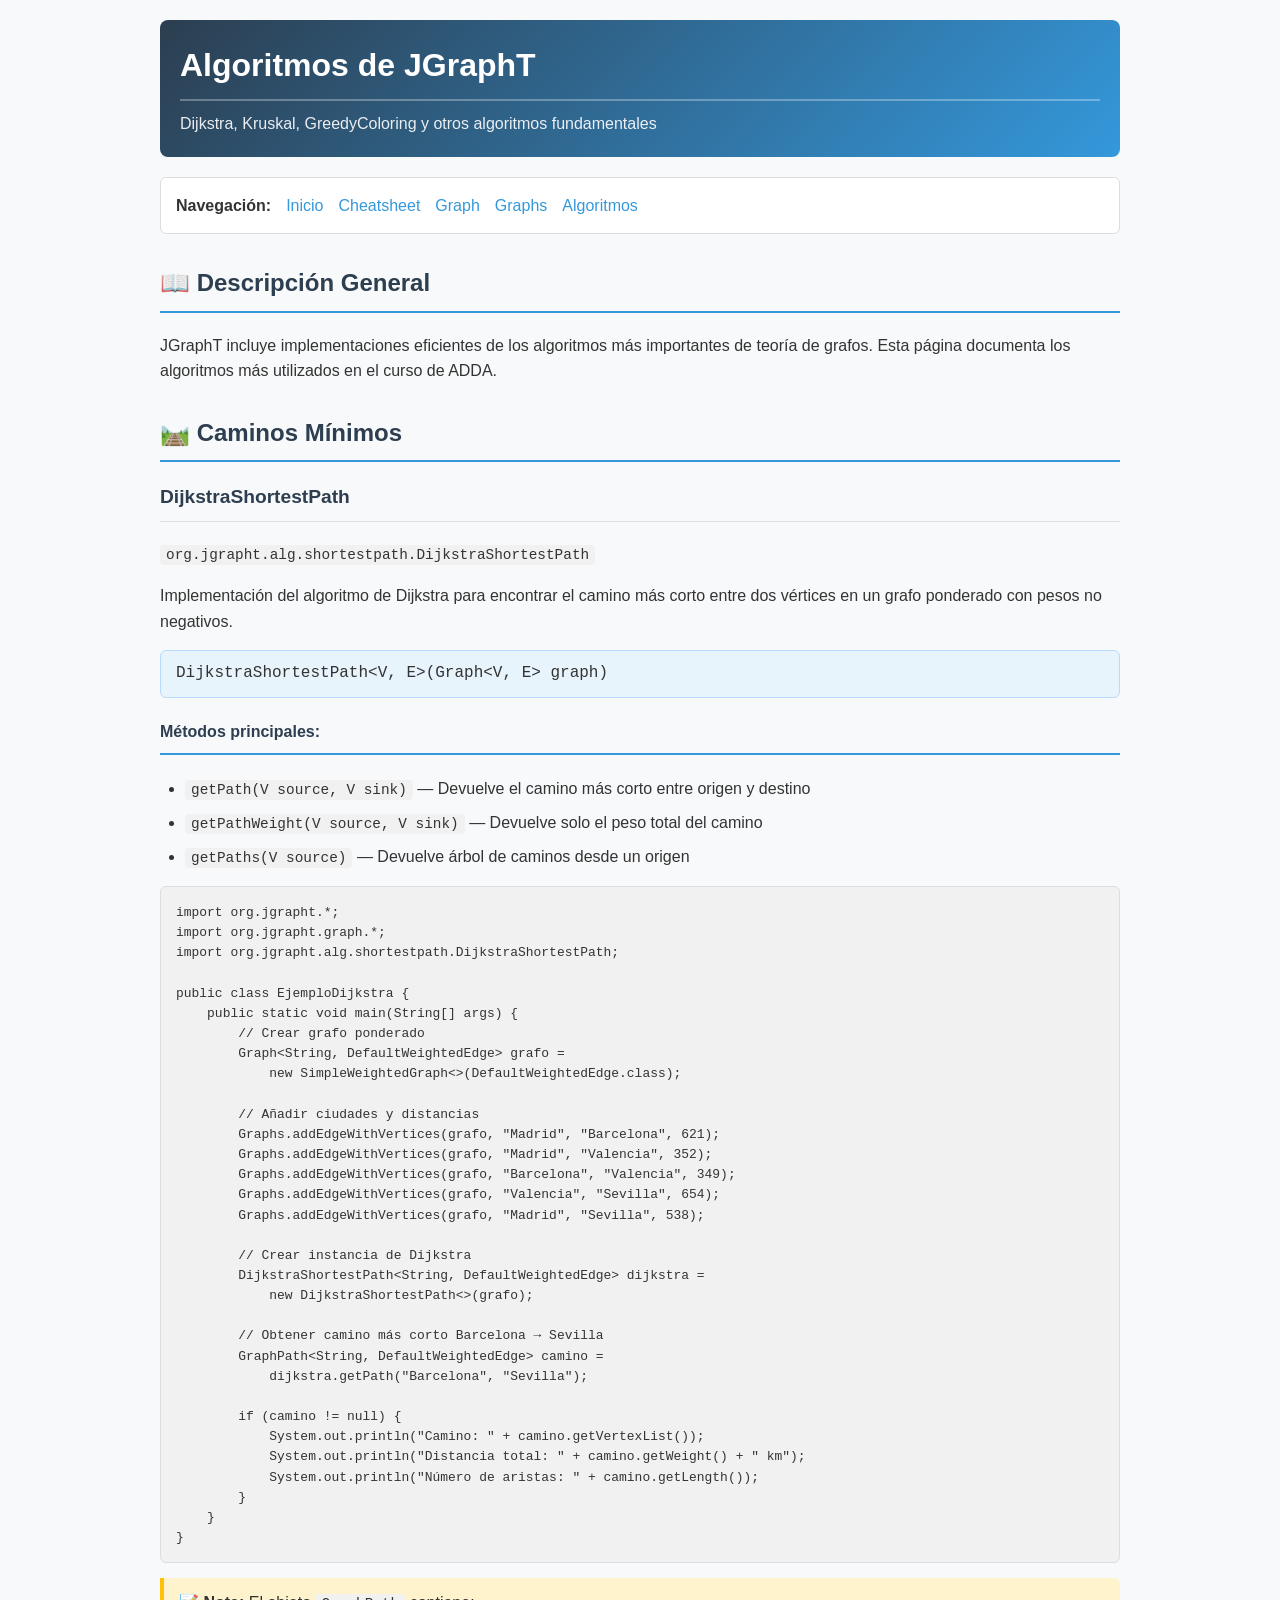
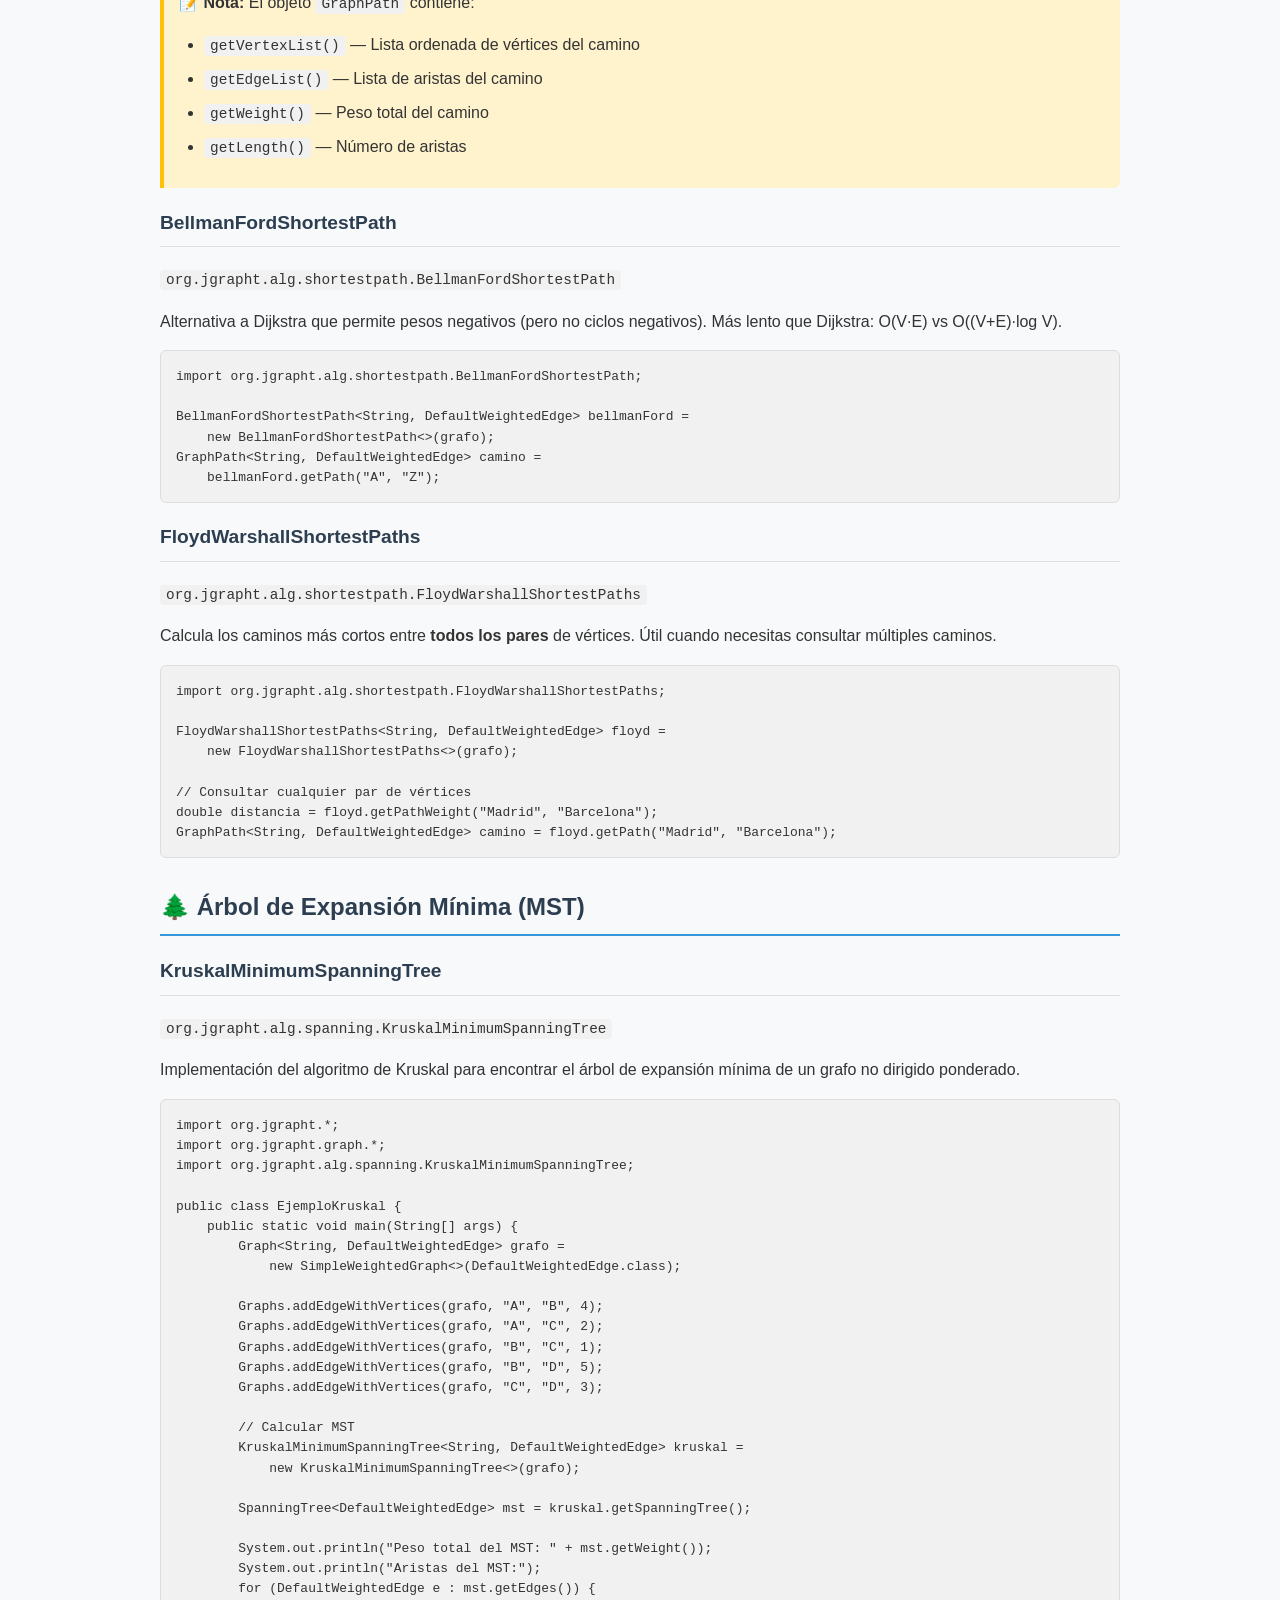
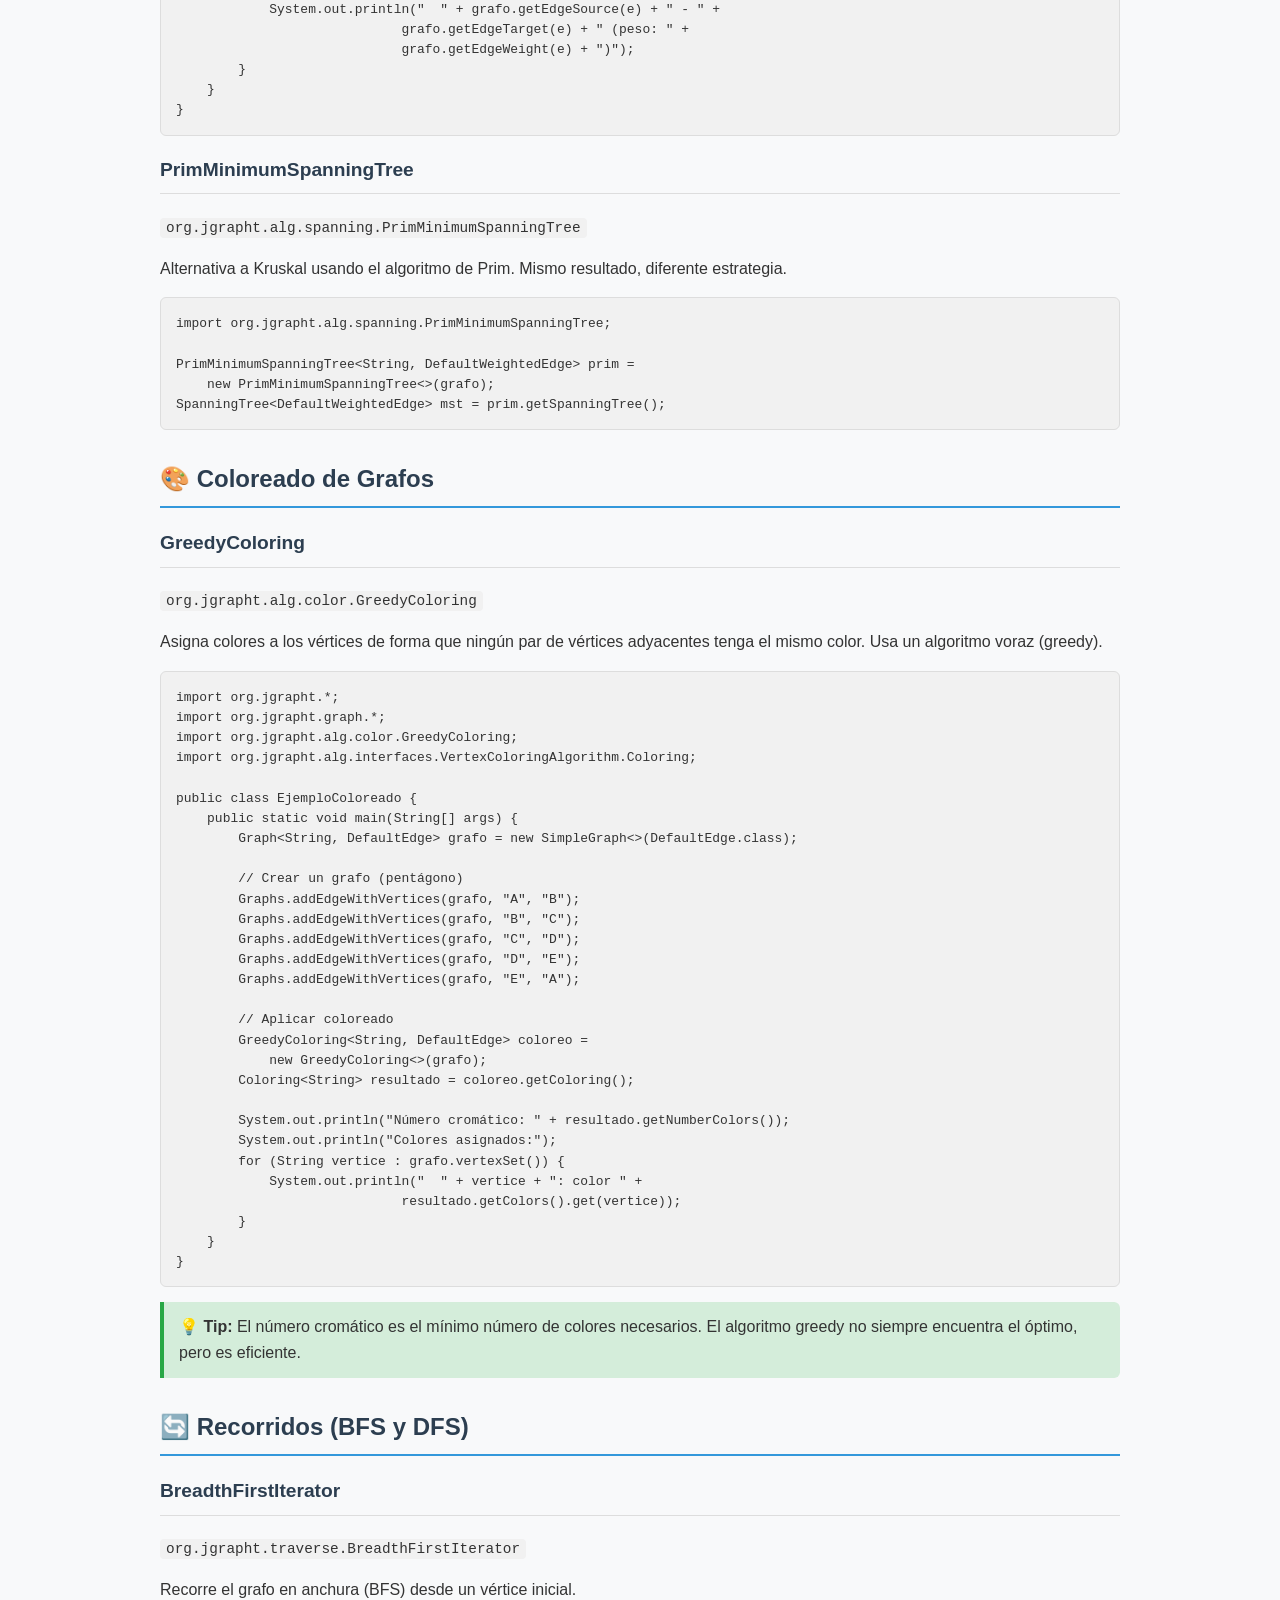
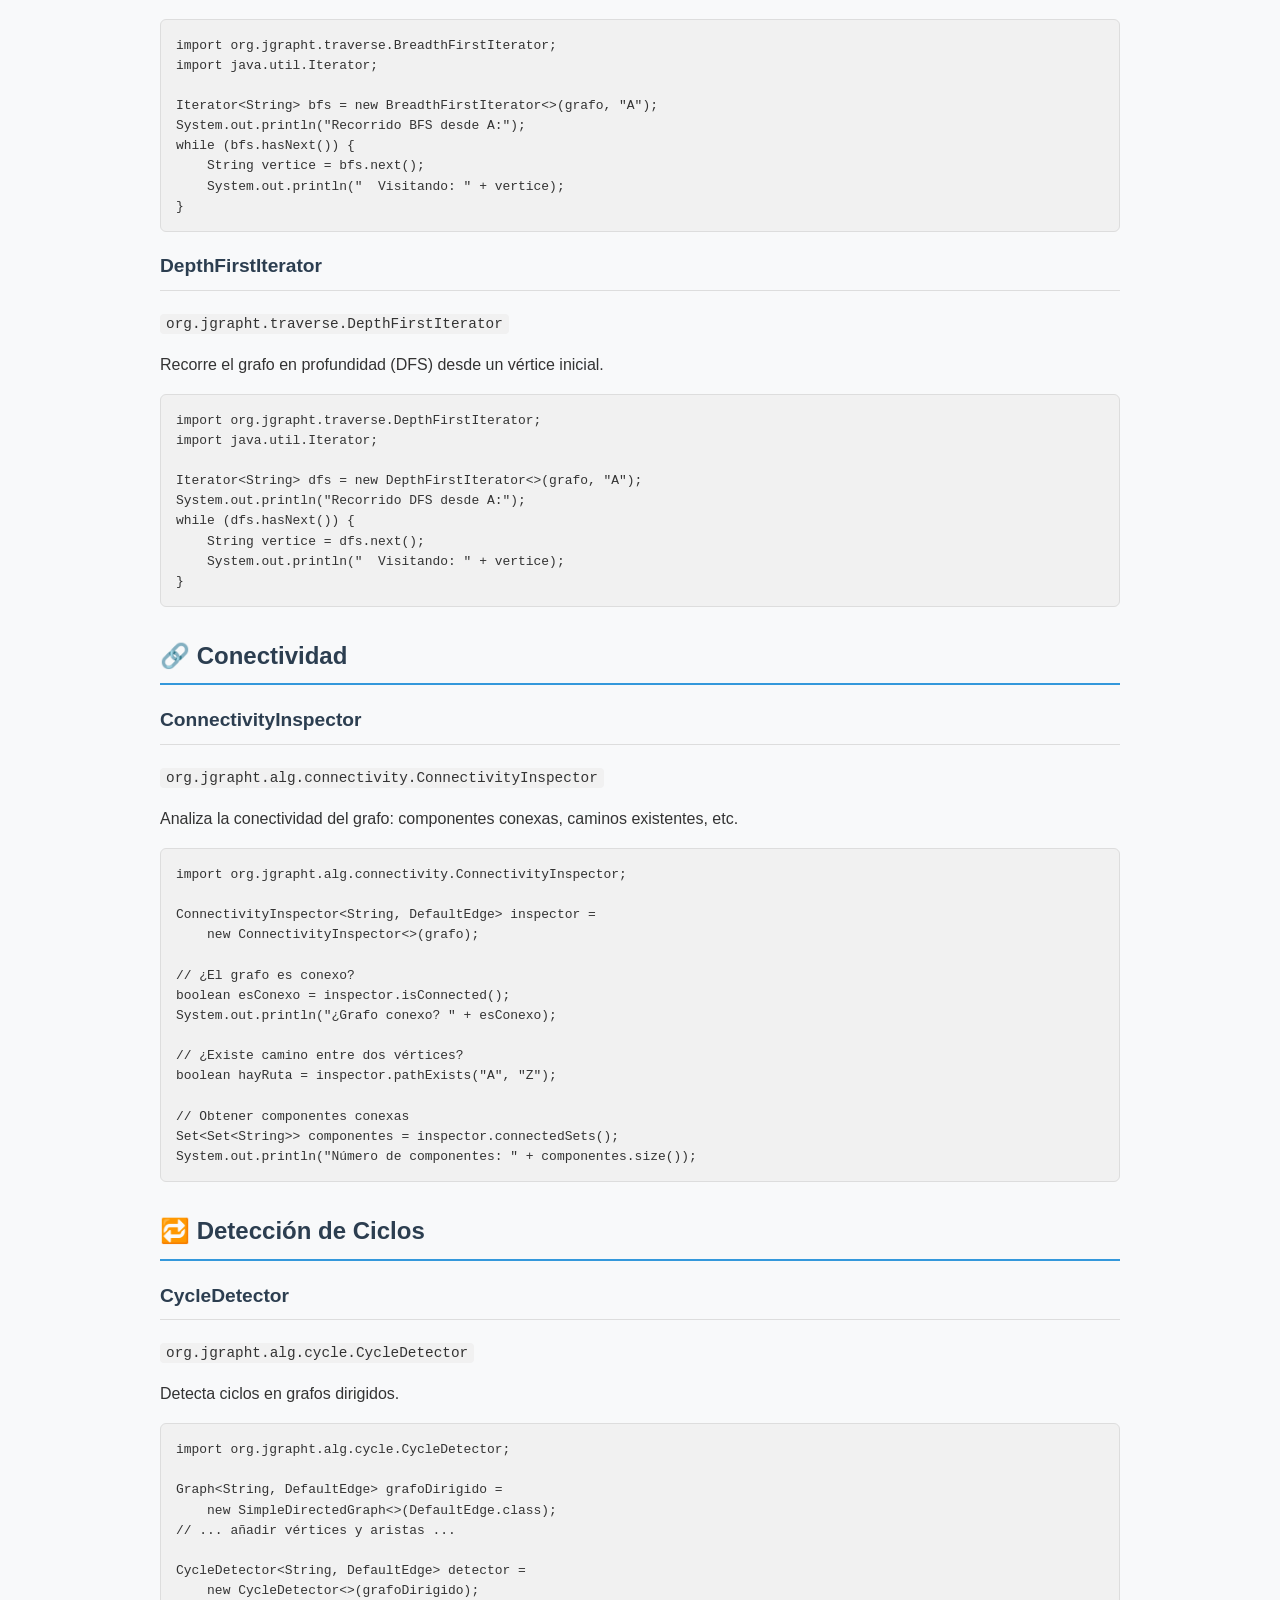
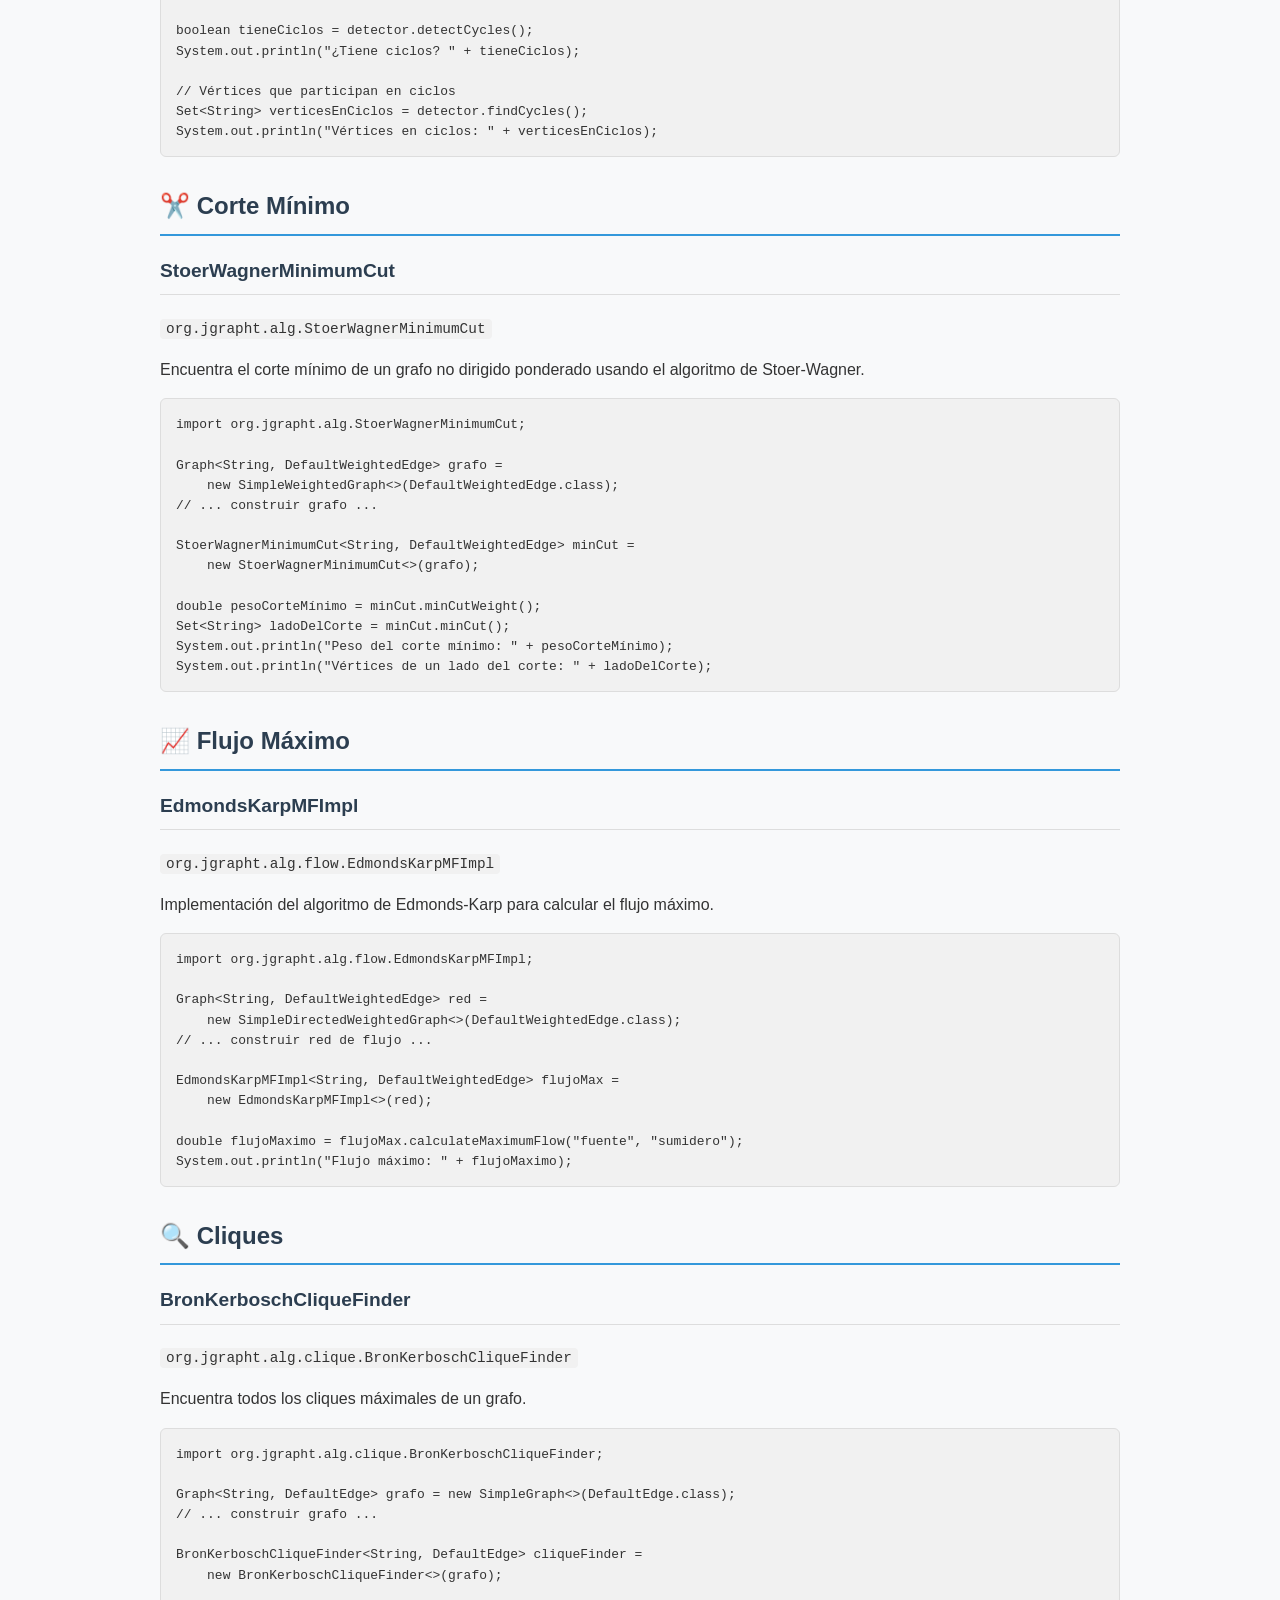
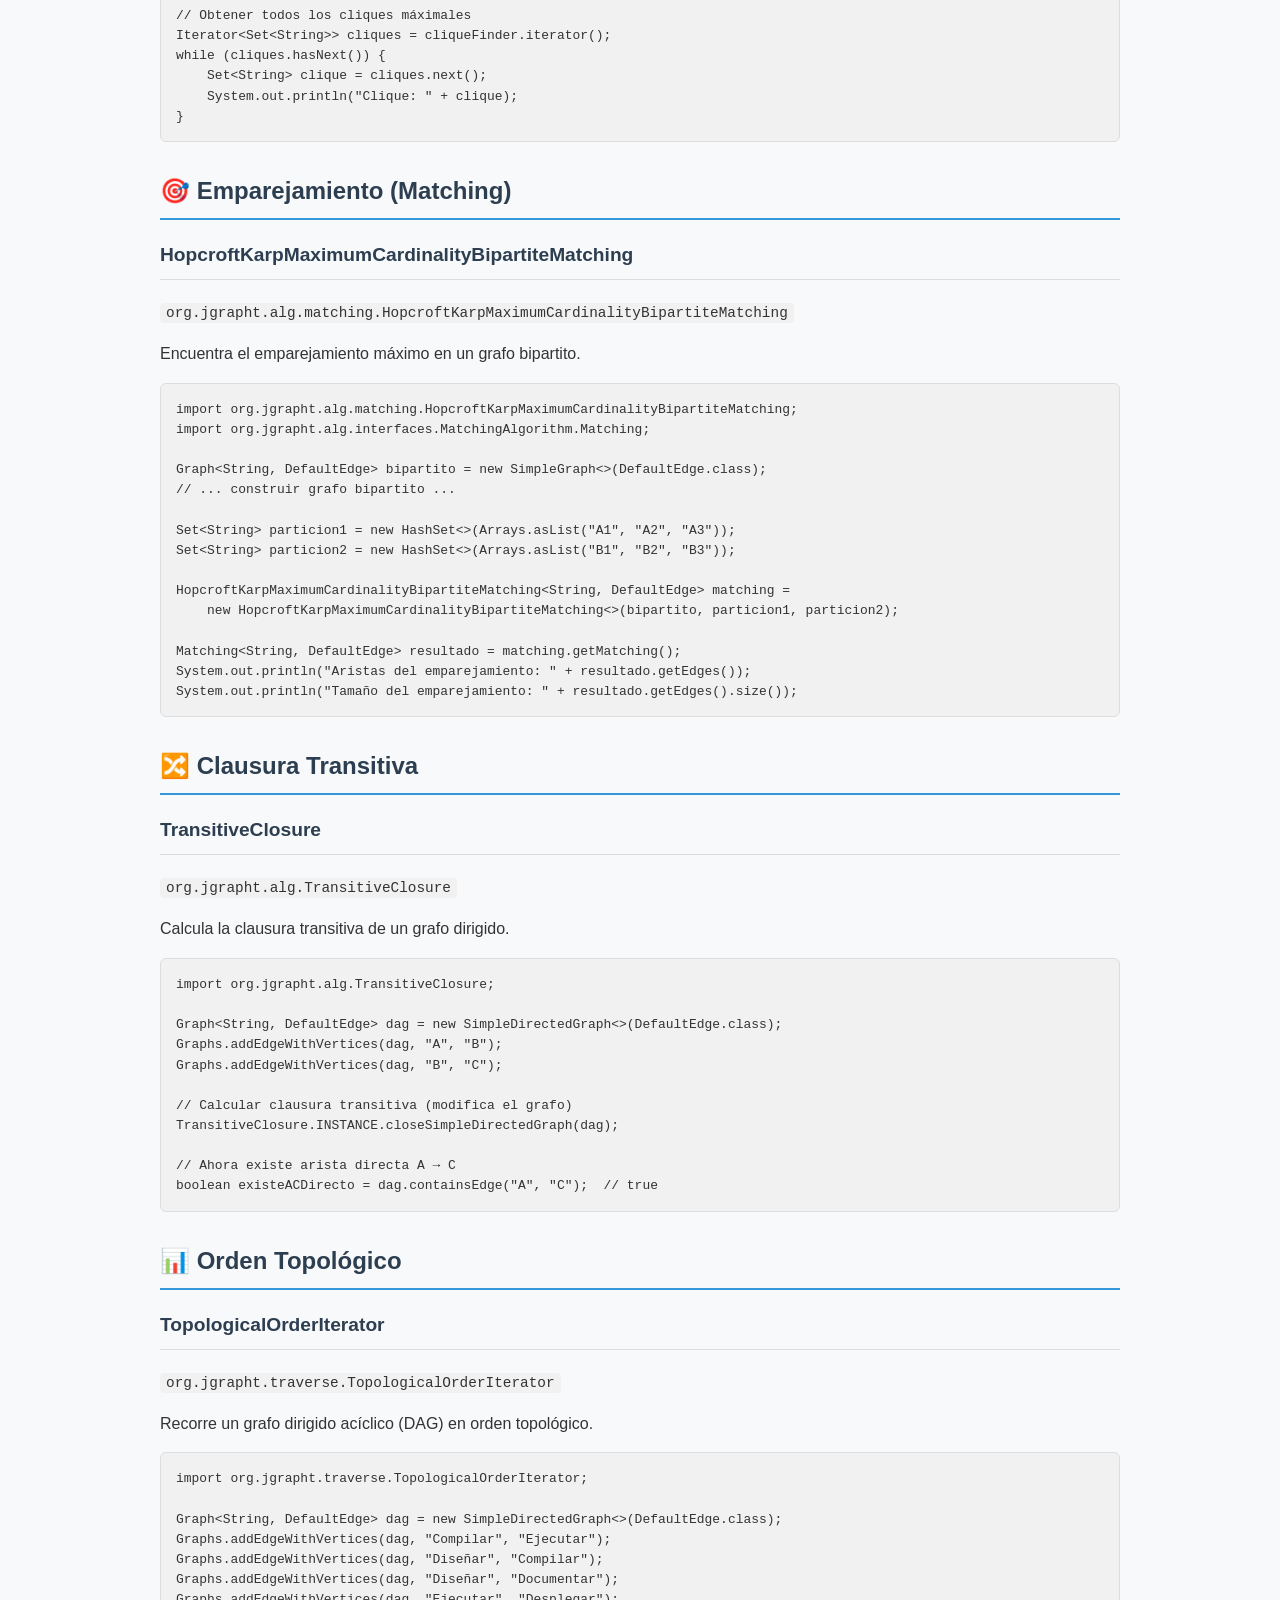
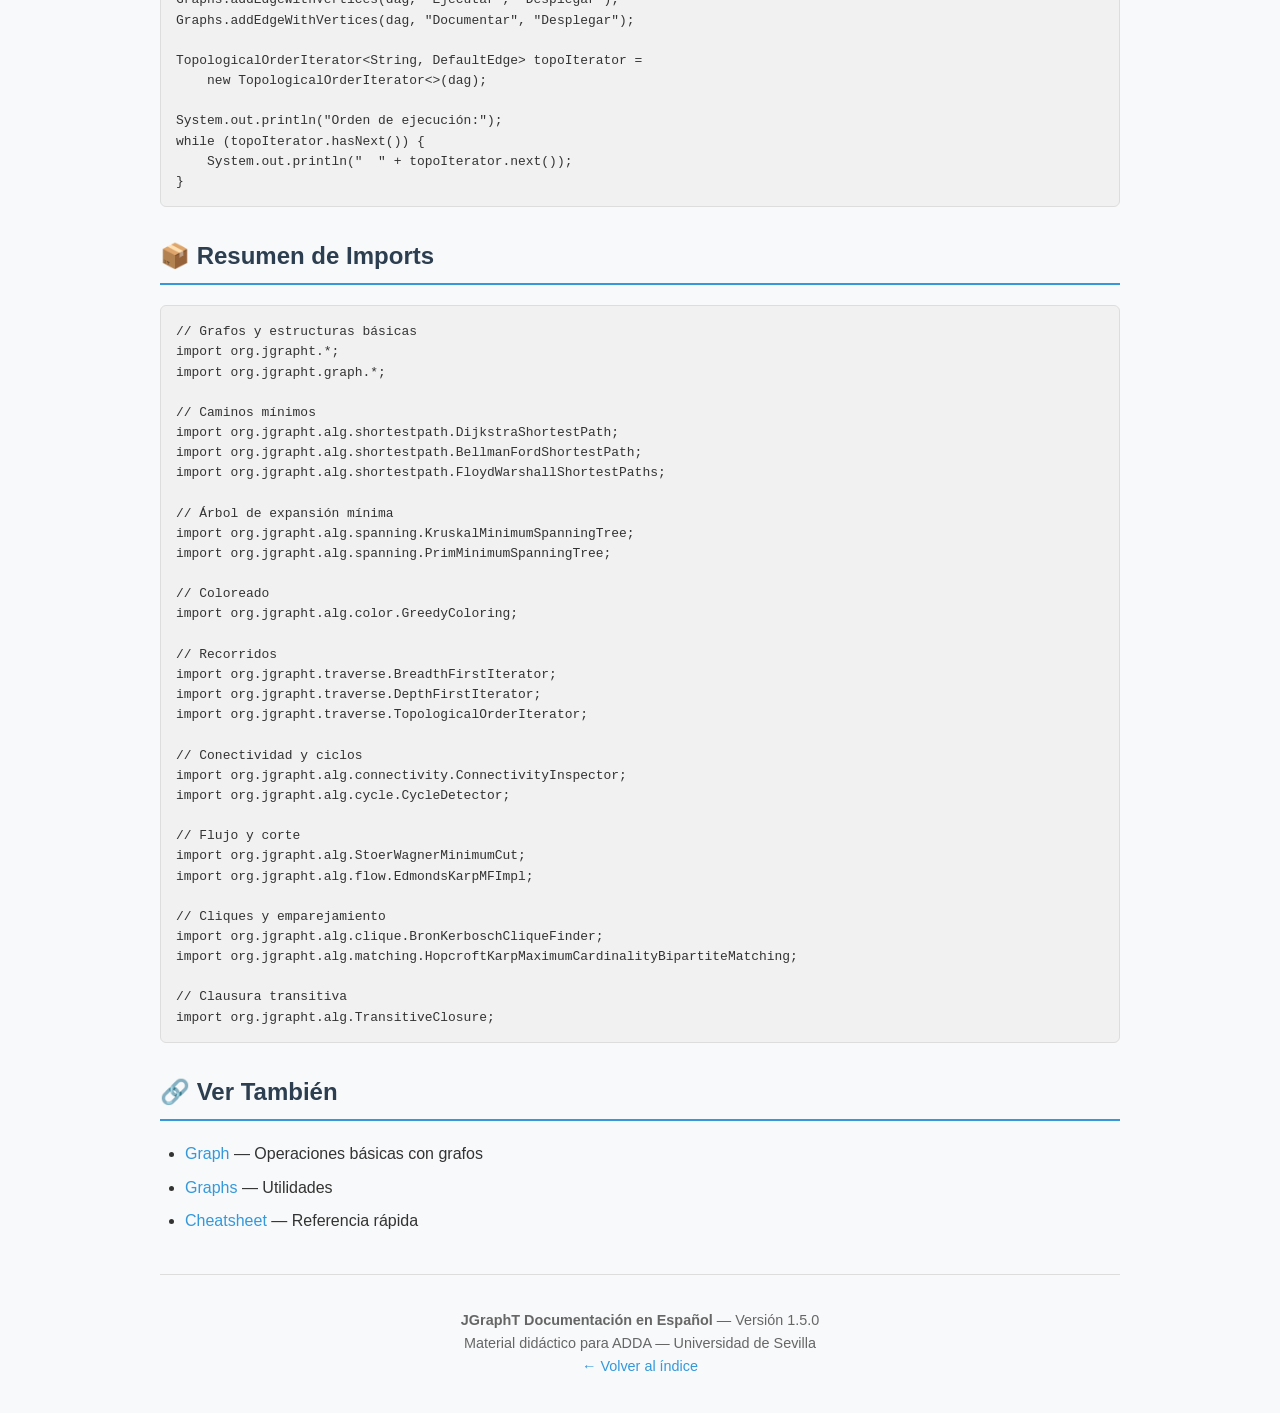
<file: PI2_2025_2026_Base_ADDA/docs/jgrapht-es/classes/Algorithms.html>
<!DOCTYPE html>
<html lang="es">
<head>
    <meta charset="UTF-8">
    <meta name="viewport" content="width=device-width, initial-scale=1.0">
    <title>Algoritmos — JGraphT Documentación en español</title>
    <link rel="stylesheet" href="../css/style.css">
</head>
<body>
    <div class="class-header">
        <h1>Algoritmos de JGraphT</h1>
        <p>Dijkstra, Kruskal, GreedyColoring y otros algoritmos fundamentales</p>
    </div>

    <div class="navigation">
        <ul>
            <li><strong>Navegación:</strong></li>
            <li><a href="../index.html">Inicio</a></li>
            <li><a href="../cheatsheet.html">Cheatsheet</a></li>
            <li><a href="Graph.html">Graph</a></li>
            <li><a href="Graphs.html">Graphs</a></li>
            <li><a href="Algorithms.html">Algoritmos</a></li>
        </ul>
    </div>

    <h2>📖 Descripción General</h2>
    <p>
        JGraphT incluye implementaciones eficientes de los algoritmos más importantes de teoría de grafos.
        Esta página documenta los algoritmos más utilizados en el curso de ADDA.
    </p>

    <h2>🛤️ Caminos Mínimos</h2>

    <h3>DijkstraShortestPath</h3>
    <p><code>org.jgrapht.alg.shortestpath.DijkstraShortestPath</code></p>
    <p>
        Implementación del algoritmo de Dijkstra para encontrar el camino más corto entre dos vértices
        en un grafo ponderado con pesos no negativos.
    </p>

    <div class="method-signature">DijkstraShortestPath&lt;V, E&gt;(Graph&lt;V, E&gt; graph)</div>

    <h4>Métodos principales:</h4>
    <ul>
        <li><code>getPath(V source, V sink)</code> — Devuelve el camino más corto entre origen y destino</li>
        <li><code>getPathWeight(V source, V sink)</code> — Devuelve solo el peso total del camino</li>
        <li><code>getPaths(V source)</code> — Devuelve árbol de caminos desde un origen</li>
    </ul>

    <pre><code>import org.jgrapht.*;
import org.jgrapht.graph.*;
import org.jgrapht.alg.shortestpath.DijkstraShortestPath;

public class EjemploDijkstra {
    public static void main(String[] args) {
        // Crear grafo ponderado
        Graph&lt;String, DefaultWeightedEdge&gt; grafo = 
            new SimpleWeightedGraph&lt;&gt;(DefaultWeightedEdge.class);
        
        // Añadir ciudades y distancias
        Graphs.addEdgeWithVertices(grafo, "Madrid", "Barcelona", 621);
        Graphs.addEdgeWithVertices(grafo, "Madrid", "Valencia", 352);
        Graphs.addEdgeWithVertices(grafo, "Barcelona", "Valencia", 349);
        Graphs.addEdgeWithVertices(grafo, "Valencia", "Sevilla", 654);
        Graphs.addEdgeWithVertices(grafo, "Madrid", "Sevilla", 538);
        
        // Crear instancia de Dijkstra
        DijkstraShortestPath&lt;String, DefaultWeightedEdge&gt; dijkstra = 
            new DijkstraShortestPath&lt;&gt;(grafo);
        
        // Obtener camino más corto Barcelona → Sevilla
        GraphPath&lt;String, DefaultWeightedEdge&gt; camino = 
            dijkstra.getPath("Barcelona", "Sevilla");
        
        if (camino != null) {
            System.out.println("Camino: " + camino.getVertexList());
            System.out.println("Distancia total: " + camino.getWeight() + " km");
            System.out.println("Número de aristas: " + camino.getLength());
        }
    }
}</code></pre>

    <div class="note">
        <strong>📝 Nota:</strong> El objeto <code>GraphPath</code> contiene:
        <ul>
            <li><code>getVertexList()</code> — Lista ordenada de vértices del camino</li>
            <li><code>getEdgeList()</code> — Lista de aristas del camino</li>
            <li><code>getWeight()</code> — Peso total del camino</li>
            <li><code>getLength()</code> — Número de aristas</li>
        </ul>
    </div>

    <h3>BellmanFordShortestPath</h3>
    <p><code>org.jgrapht.alg.shortestpath.BellmanFordShortestPath</code></p>
    <p>
        Alternativa a Dijkstra que permite pesos negativos (pero no ciclos negativos).
        Más lento que Dijkstra: O(V·E) vs O((V+E)·log V).
    </p>

    <pre><code>import org.jgrapht.alg.shortestpath.BellmanFordShortestPath;

BellmanFordShortestPath&lt;String, DefaultWeightedEdge&gt; bellmanFord = 
    new BellmanFordShortestPath&lt;&gt;(grafo);
GraphPath&lt;String, DefaultWeightedEdge&gt; camino = 
    bellmanFord.getPath("A", "Z");</code></pre>

    <h3>FloydWarshallShortestPaths</h3>
    <p><code>org.jgrapht.alg.shortestpath.FloydWarshallShortestPaths</code></p>
    <p>
        Calcula los caminos más cortos entre <strong>todos los pares</strong> de vértices.
        Útil cuando necesitas consultar múltiples caminos.
    </p>

    <pre><code>import org.jgrapht.alg.shortestpath.FloydWarshallShortestPaths;

FloydWarshallShortestPaths&lt;String, DefaultWeightedEdge&gt; floyd = 
    new FloydWarshallShortestPaths&lt;&gt;(grafo);

// Consultar cualquier par de vértices
double distancia = floyd.getPathWeight("Madrid", "Barcelona");
GraphPath&lt;String, DefaultWeightedEdge&gt; camino = floyd.getPath("Madrid", "Barcelona");</code></pre>

    <h2>🌲 Árbol de Expansión Mínima (MST)</h2>

    <h3>KruskalMinimumSpanningTree</h3>
    <p><code>org.jgrapht.alg.spanning.KruskalMinimumSpanningTree</code></p>
    <p>
        Implementación del algoritmo de Kruskal para encontrar el árbol de expansión mínima
        de un grafo no dirigido ponderado.
    </p>

    <pre><code>import org.jgrapht.*;
import org.jgrapht.graph.*;
import org.jgrapht.alg.spanning.KruskalMinimumSpanningTree;

public class EjemploKruskal {
    public static void main(String[] args) {
        Graph&lt;String, DefaultWeightedEdge&gt; grafo = 
            new SimpleWeightedGraph&lt;&gt;(DefaultWeightedEdge.class);
        
        Graphs.addEdgeWithVertices(grafo, "A", "B", 4);
        Graphs.addEdgeWithVertices(grafo, "A", "C", 2);
        Graphs.addEdgeWithVertices(grafo, "B", "C", 1);
        Graphs.addEdgeWithVertices(grafo, "B", "D", 5);
        Graphs.addEdgeWithVertices(grafo, "C", "D", 3);
        
        // Calcular MST
        KruskalMinimumSpanningTree&lt;String, DefaultWeightedEdge&gt; kruskal = 
            new KruskalMinimumSpanningTree&lt;&gt;(grafo);
        
        SpanningTree&lt;DefaultWeightedEdge&gt; mst = kruskal.getSpanningTree();
        
        System.out.println("Peso total del MST: " + mst.getWeight());
        System.out.println("Aristas del MST:");
        for (DefaultWeightedEdge e : mst.getEdges()) {
            System.out.println("  " + grafo.getEdgeSource(e) + " - " + 
                             grafo.getEdgeTarget(e) + " (peso: " + 
                             grafo.getEdgeWeight(e) + ")");
        }
    }
}</code></pre>

    <h3>PrimMinimumSpanningTree</h3>
    <p><code>org.jgrapht.alg.spanning.PrimMinimumSpanningTree</code></p>
    <p>
        Alternativa a Kruskal usando el algoritmo de Prim. Mismo resultado, diferente estrategia.
    </p>

    <pre><code>import org.jgrapht.alg.spanning.PrimMinimumSpanningTree;

PrimMinimumSpanningTree&lt;String, DefaultWeightedEdge&gt; prim = 
    new PrimMinimumSpanningTree&lt;&gt;(grafo);
SpanningTree&lt;DefaultWeightedEdge&gt; mst = prim.getSpanningTree();</code></pre>

    <h2>🎨 Coloreado de Grafos</h2>

    <h3>GreedyColoring</h3>
    <p><code>org.jgrapht.alg.color.GreedyColoring</code></p>
    <p>
        Asigna colores a los vértices de forma que ningún par de vértices adyacentes
        tenga el mismo color. Usa un algoritmo voraz (greedy).
    </p>

    <pre><code>import org.jgrapht.*;
import org.jgrapht.graph.*;
import org.jgrapht.alg.color.GreedyColoring;
import org.jgrapht.alg.interfaces.VertexColoringAlgorithm.Coloring;

public class EjemploColoreado {
    public static void main(String[] args) {
        Graph&lt;String, DefaultEdge&gt; grafo = new SimpleGraph&lt;&gt;(DefaultEdge.class);
        
        // Crear un grafo (pentágono)
        Graphs.addEdgeWithVertices(grafo, "A", "B");
        Graphs.addEdgeWithVertices(grafo, "B", "C");
        Graphs.addEdgeWithVertices(grafo, "C", "D");
        Graphs.addEdgeWithVertices(grafo, "D", "E");
        Graphs.addEdgeWithVertices(grafo, "E", "A");
        
        // Aplicar coloreado
        GreedyColoring&lt;String, DefaultEdge&gt; coloreo = 
            new GreedyColoring&lt;&gt;(grafo);
        Coloring&lt;String&gt; resultado = coloreo.getColoring();
        
        System.out.println("Número cromático: " + resultado.getNumberColors());
        System.out.println("Colores asignados:");
        for (String vertice : grafo.vertexSet()) {
            System.out.println("  " + vertice + ": color " + 
                             resultado.getColors().get(vertice));
        }
    }
}</code></pre>

    <div class="tip">
        <strong>💡 Tip:</strong> El número cromático es el mínimo número de colores necesarios.
        El algoritmo greedy no siempre encuentra el óptimo, pero es eficiente.
    </div>

    <h2>🔄 Recorridos (BFS y DFS)</h2>

    <h3>BreadthFirstIterator</h3>
    <p><code>org.jgrapht.traverse.BreadthFirstIterator</code></p>
    <p>Recorre el grafo en anchura (BFS) desde un vértice inicial.</p>

    <pre><code>import org.jgrapht.traverse.BreadthFirstIterator;
import java.util.Iterator;

Iterator&lt;String&gt; bfs = new BreadthFirstIterator&lt;&gt;(grafo, "A");
System.out.println("Recorrido BFS desde A:");
while (bfs.hasNext()) {
    String vertice = bfs.next();
    System.out.println("  Visitando: " + vertice);
}</code></pre>

    <h3>DepthFirstIterator</h3>
    <p><code>org.jgrapht.traverse.DepthFirstIterator</code></p>
    <p>Recorre el grafo en profundidad (DFS) desde un vértice inicial.</p>

    <pre><code>import org.jgrapht.traverse.DepthFirstIterator;
import java.util.Iterator;

Iterator&lt;String&gt; dfs = new DepthFirstIterator&lt;&gt;(grafo, "A");
System.out.println("Recorrido DFS desde A:");
while (dfs.hasNext()) {
    String vertice = dfs.next();
    System.out.println("  Visitando: " + vertice);
}</code></pre>

    <h2>🔗 Conectividad</h2>

    <h3>ConnectivityInspector</h3>
    <p><code>org.jgrapht.alg.connectivity.ConnectivityInspector</code></p>
    <p>Analiza la conectividad del grafo: componentes conexas, caminos existentes, etc.</p>

    <pre><code>import org.jgrapht.alg.connectivity.ConnectivityInspector;

ConnectivityInspector&lt;String, DefaultEdge&gt; inspector = 
    new ConnectivityInspector&lt;&gt;(grafo);

// ¿El grafo es conexo?
boolean esConexo = inspector.isConnected();
System.out.println("¿Grafo conexo? " + esConexo);

// ¿Existe camino entre dos vértices?
boolean hayRuta = inspector.pathExists("A", "Z");

// Obtener componentes conexas
Set&lt;Set&lt;String&gt;&gt; componentes = inspector.connectedSets();
System.out.println("Número de componentes: " + componentes.size());</code></pre>

    <h2>🔁 Detección de Ciclos</h2>

    <h3>CycleDetector</h3>
    <p><code>org.jgrapht.alg.cycle.CycleDetector</code></p>
    <p>Detecta ciclos en grafos dirigidos.</p>

    <pre><code>import org.jgrapht.alg.cycle.CycleDetector;

Graph&lt;String, DefaultEdge&gt; grafoDirigido = 
    new SimpleDirectedGraph&lt;&gt;(DefaultEdge.class);
// ... añadir vértices y aristas ...

CycleDetector&lt;String, DefaultEdge&gt; detector = 
    new CycleDetector&lt;&gt;(grafoDirigido);

boolean tieneCiclos = detector.detectCycles();
System.out.println("¿Tiene ciclos? " + tieneCiclos);

// Vértices que participan en ciclos
Set&lt;String&gt; verticesEnCiclos = detector.findCycles();
System.out.println("Vértices en ciclos: " + verticesEnCiclos);</code></pre>

    <h2>✂️ Corte Mínimo</h2>

    <h3>StoerWagnerMinimumCut</h3>
    <p><code>org.jgrapht.alg.StoerWagnerMinimumCut</code></p>
    <p>Encuentra el corte mínimo de un grafo no dirigido ponderado usando el algoritmo de Stoer-Wagner.</p>

    <pre><code>import org.jgrapht.alg.StoerWagnerMinimumCut;

Graph&lt;String, DefaultWeightedEdge&gt; grafo = 
    new SimpleWeightedGraph&lt;&gt;(DefaultWeightedEdge.class);
// ... construir grafo ...

StoerWagnerMinimumCut&lt;String, DefaultWeightedEdge&gt; minCut = 
    new StoerWagnerMinimumCut&lt;&gt;(grafo);

double pesoCorteMínimo = minCut.minCutWeight();
Set&lt;String&gt; ladoDelCorte = minCut.minCut();
System.out.println("Peso del corte mínimo: " + pesoCorteMínimo);
System.out.println("Vértices de un lado del corte: " + ladoDelCorte);</code></pre>

    <h2>📈 Flujo Máximo</h2>

    <h3>EdmondsKarpMFImpl</h3>
    <p><code>org.jgrapht.alg.flow.EdmondsKarpMFImpl</code></p>
    <p>Implementación del algoritmo de Edmonds-Karp para calcular el flujo máximo.</p>

    <pre><code>import org.jgrapht.alg.flow.EdmondsKarpMFImpl;

Graph&lt;String, DefaultWeightedEdge&gt; red = 
    new SimpleDirectedWeightedGraph&lt;&gt;(DefaultWeightedEdge.class);
// ... construir red de flujo ...

EdmondsKarpMFImpl&lt;String, DefaultWeightedEdge&gt; flujoMax = 
    new EdmondsKarpMFImpl&lt;&gt;(red);

double flujoMaximo = flujoMax.calculateMaximumFlow("fuente", "sumidero");
System.out.println("Flujo máximo: " + flujoMaximo);</code></pre>

    <h2>🔍 Cliques</h2>

    <h3>BronKerboschCliqueFinder</h3>
    <p><code>org.jgrapht.alg.clique.BronKerboschCliqueFinder</code></p>
    <p>Encuentra todos los cliques máximales de un grafo.</p>

    <pre><code>import org.jgrapht.alg.clique.BronKerboschCliqueFinder;

Graph&lt;String, DefaultEdge&gt; grafo = new SimpleGraph&lt;&gt;(DefaultEdge.class);
// ... construir grafo ...

BronKerboschCliqueFinder&lt;String, DefaultEdge&gt; cliqueFinder = 
    new BronKerboschCliqueFinder&lt;&gt;(grafo);

// Obtener todos los cliques máximales
Iterator&lt;Set&lt;String&gt;&gt; cliques = cliqueFinder.iterator();
while (cliques.hasNext()) {
    Set&lt;String&gt; clique = cliques.next();
    System.out.println("Clique: " + clique);
}</code></pre>

    <h2>🎯 Emparejamiento (Matching)</h2>

    <h3>HopcroftKarpMaximumCardinalityBipartiteMatching</h3>
    <p><code>org.jgrapht.alg.matching.HopcroftKarpMaximumCardinalityBipartiteMatching</code></p>
    <p>Encuentra el emparejamiento máximo en un grafo bipartito.</p>

    <pre><code>import org.jgrapht.alg.matching.HopcroftKarpMaximumCardinalityBipartiteMatching;
import org.jgrapht.alg.interfaces.MatchingAlgorithm.Matching;

Graph&lt;String, DefaultEdge&gt; bipartito = new SimpleGraph&lt;&gt;(DefaultEdge.class);
// ... construir grafo bipartito ...

Set&lt;String&gt; particion1 = new HashSet&lt;&gt;(Arrays.asList("A1", "A2", "A3"));
Set&lt;String&gt; particion2 = new HashSet&lt;&gt;(Arrays.asList("B1", "B2", "B3"));

HopcroftKarpMaximumCardinalityBipartiteMatching&lt;String, DefaultEdge&gt; matching = 
    new HopcroftKarpMaximumCardinalityBipartiteMatching&lt;&gt;(bipartito, particion1, particion2);

Matching&lt;String, DefaultEdge&gt; resultado = matching.getMatching();
System.out.println("Aristas del emparejamiento: " + resultado.getEdges());
System.out.println("Tamaño del emparejamiento: " + resultado.getEdges().size());</code></pre>

    <h2>🔀 Clausura Transitiva</h2>

    <h3>TransitiveClosure</h3>
    <p><code>org.jgrapht.alg.TransitiveClosure</code></p>
    <p>Calcula la clausura transitiva de un grafo dirigido.</p>

    <pre><code>import org.jgrapht.alg.TransitiveClosure;

Graph&lt;String, DefaultEdge&gt; dag = new SimpleDirectedGraph&lt;&gt;(DefaultEdge.class);
Graphs.addEdgeWithVertices(dag, "A", "B");
Graphs.addEdgeWithVertices(dag, "B", "C");

// Calcular clausura transitiva (modifica el grafo)
TransitiveClosure.INSTANCE.closeSimpleDirectedGraph(dag);

// Ahora existe arista directa A → C
boolean existeACDirecto = dag.containsEdge("A", "C");  // true</code></pre>

    <h2>📊 Orden Topológico</h2>

    <h3>TopologicalOrderIterator</h3>
    <p><code>org.jgrapht.traverse.TopologicalOrderIterator</code></p>
    <p>Recorre un grafo dirigido acíclico (DAG) en orden topológico.</p>

    <pre><code>import org.jgrapht.traverse.TopologicalOrderIterator;

Graph&lt;String, DefaultEdge&gt; dag = new SimpleDirectedGraph&lt;&gt;(DefaultEdge.class);
Graphs.addEdgeWithVertices(dag, "Compilar", "Ejecutar");
Graphs.addEdgeWithVertices(dag, "Diseñar", "Compilar");
Graphs.addEdgeWithVertices(dag, "Diseñar", "Documentar");
Graphs.addEdgeWithVertices(dag, "Ejecutar", "Desplegar");
Graphs.addEdgeWithVertices(dag, "Documentar", "Desplegar");

TopologicalOrderIterator&lt;String, DefaultEdge&gt; topoIterator = 
    new TopologicalOrderIterator&lt;&gt;(dag);

System.out.println("Orden de ejecución:");
while (topoIterator.hasNext()) {
    System.out.println("  " + topoIterator.next());
}</code></pre>

    <h2>📦 Resumen de Imports</h2>
    <pre><code>// Grafos y estructuras básicas
import org.jgrapht.*;
import org.jgrapht.graph.*;

// Caminos mínimos
import org.jgrapht.alg.shortestpath.DijkstraShortestPath;
import org.jgrapht.alg.shortestpath.BellmanFordShortestPath;
import org.jgrapht.alg.shortestpath.FloydWarshallShortestPaths;

// Árbol de expansión mínima
import org.jgrapht.alg.spanning.KruskalMinimumSpanningTree;
import org.jgrapht.alg.spanning.PrimMinimumSpanningTree;

// Coloreado
import org.jgrapht.alg.color.GreedyColoring;

// Recorridos
import org.jgrapht.traverse.BreadthFirstIterator;
import org.jgrapht.traverse.DepthFirstIterator;
import org.jgrapht.traverse.TopologicalOrderIterator;

// Conectividad y ciclos
import org.jgrapht.alg.connectivity.ConnectivityInspector;
import org.jgrapht.alg.cycle.CycleDetector;

// Flujo y corte
import org.jgrapht.alg.StoerWagnerMinimumCut;
import org.jgrapht.alg.flow.EdmondsKarpMFImpl;

// Cliques y emparejamiento
import org.jgrapht.alg.clique.BronKerboschCliqueFinder;
import org.jgrapht.alg.matching.HopcroftKarpMaximumCardinalityBipartiteMatching;

// Clausura transitiva
import org.jgrapht.alg.TransitiveClosure;</code></pre>

    <h2>🔗 Ver También</h2>
    <ul>
        <li><a href="Graph.html">Graph</a> — Operaciones básicas con grafos</li>
        <li><a href="Graphs.html">Graphs</a> — Utilidades</li>
        <li><a href="../cheatsheet.html">Cheatsheet</a> — Referencia rápida</li>
    </ul>

    <div class="footer">
        <p>
            <strong>JGraphT Documentación en Español</strong> — Versión 1.5.0<br>
            Material didáctico para ADDA — Universidad de Sevilla<br>
            <a href="../index.html">← Volver al índice</a>
        </p>
    </div>
</body>
</html>
</file>
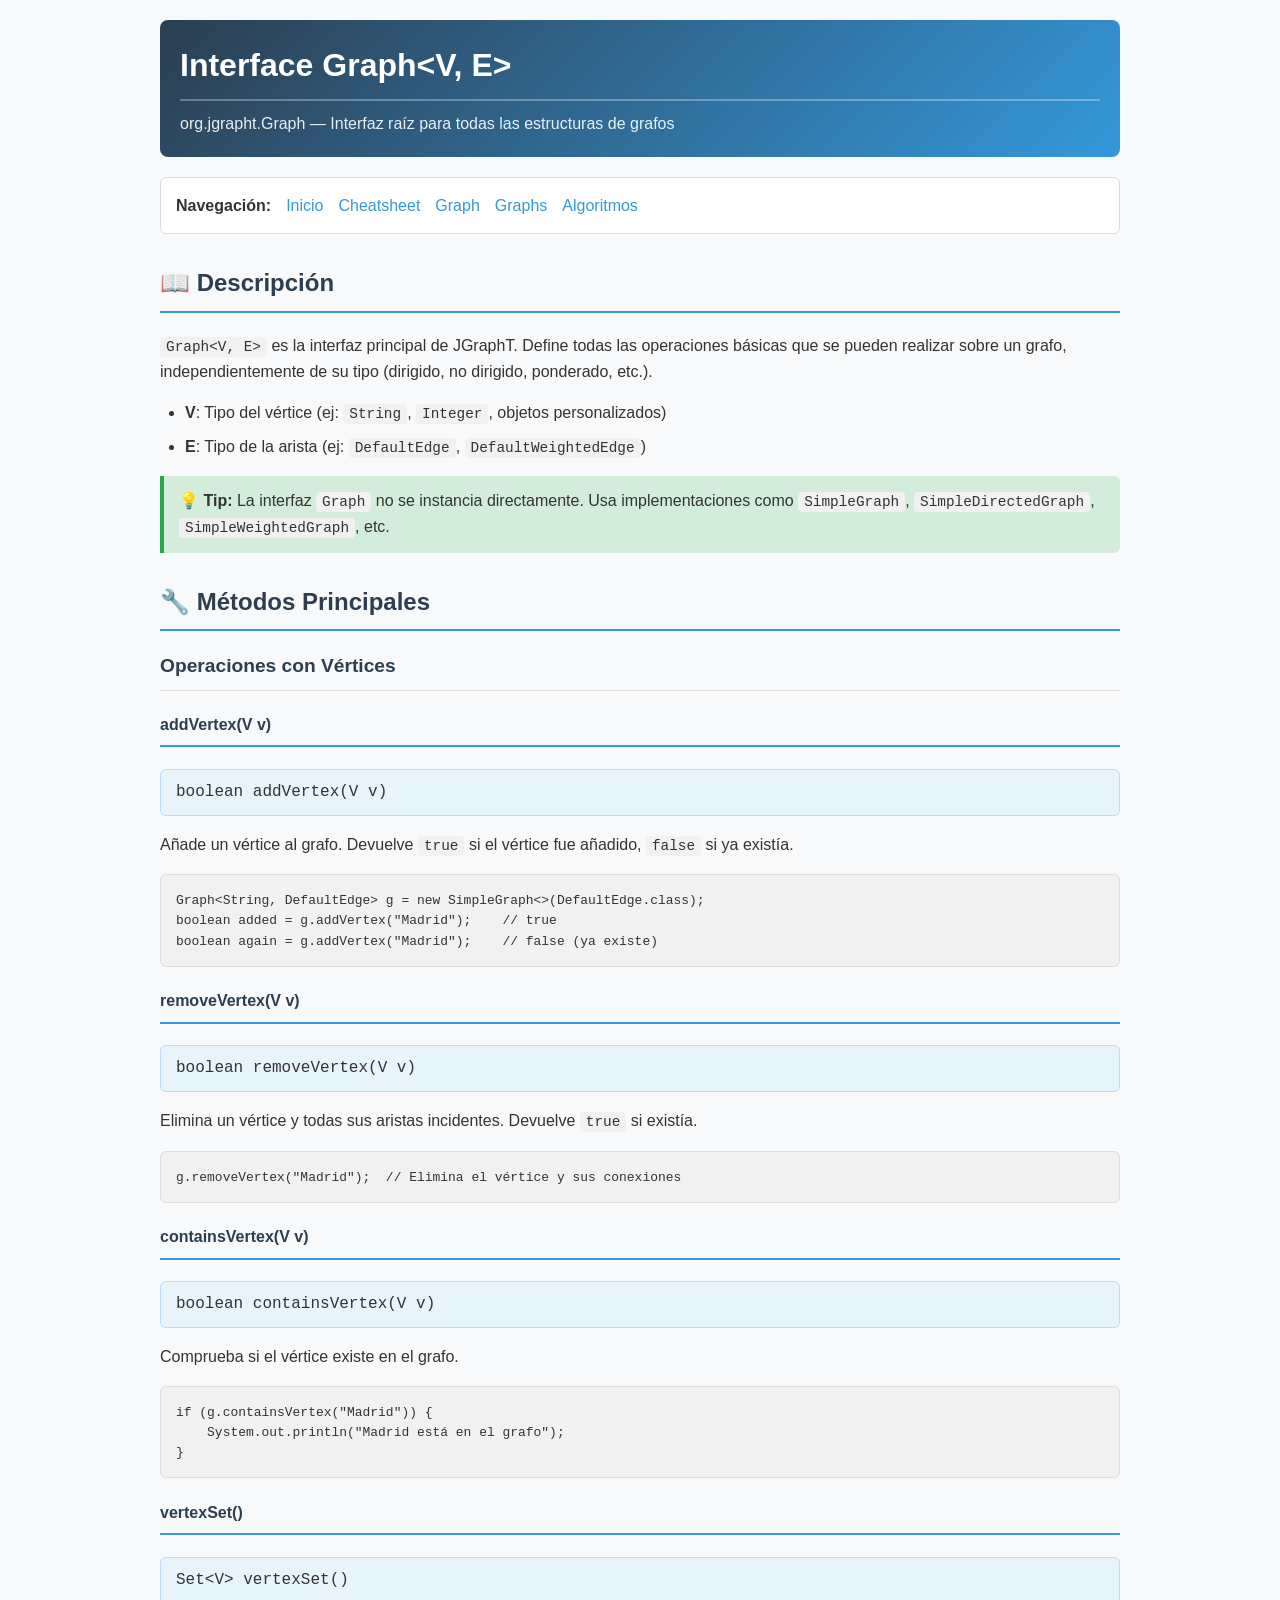
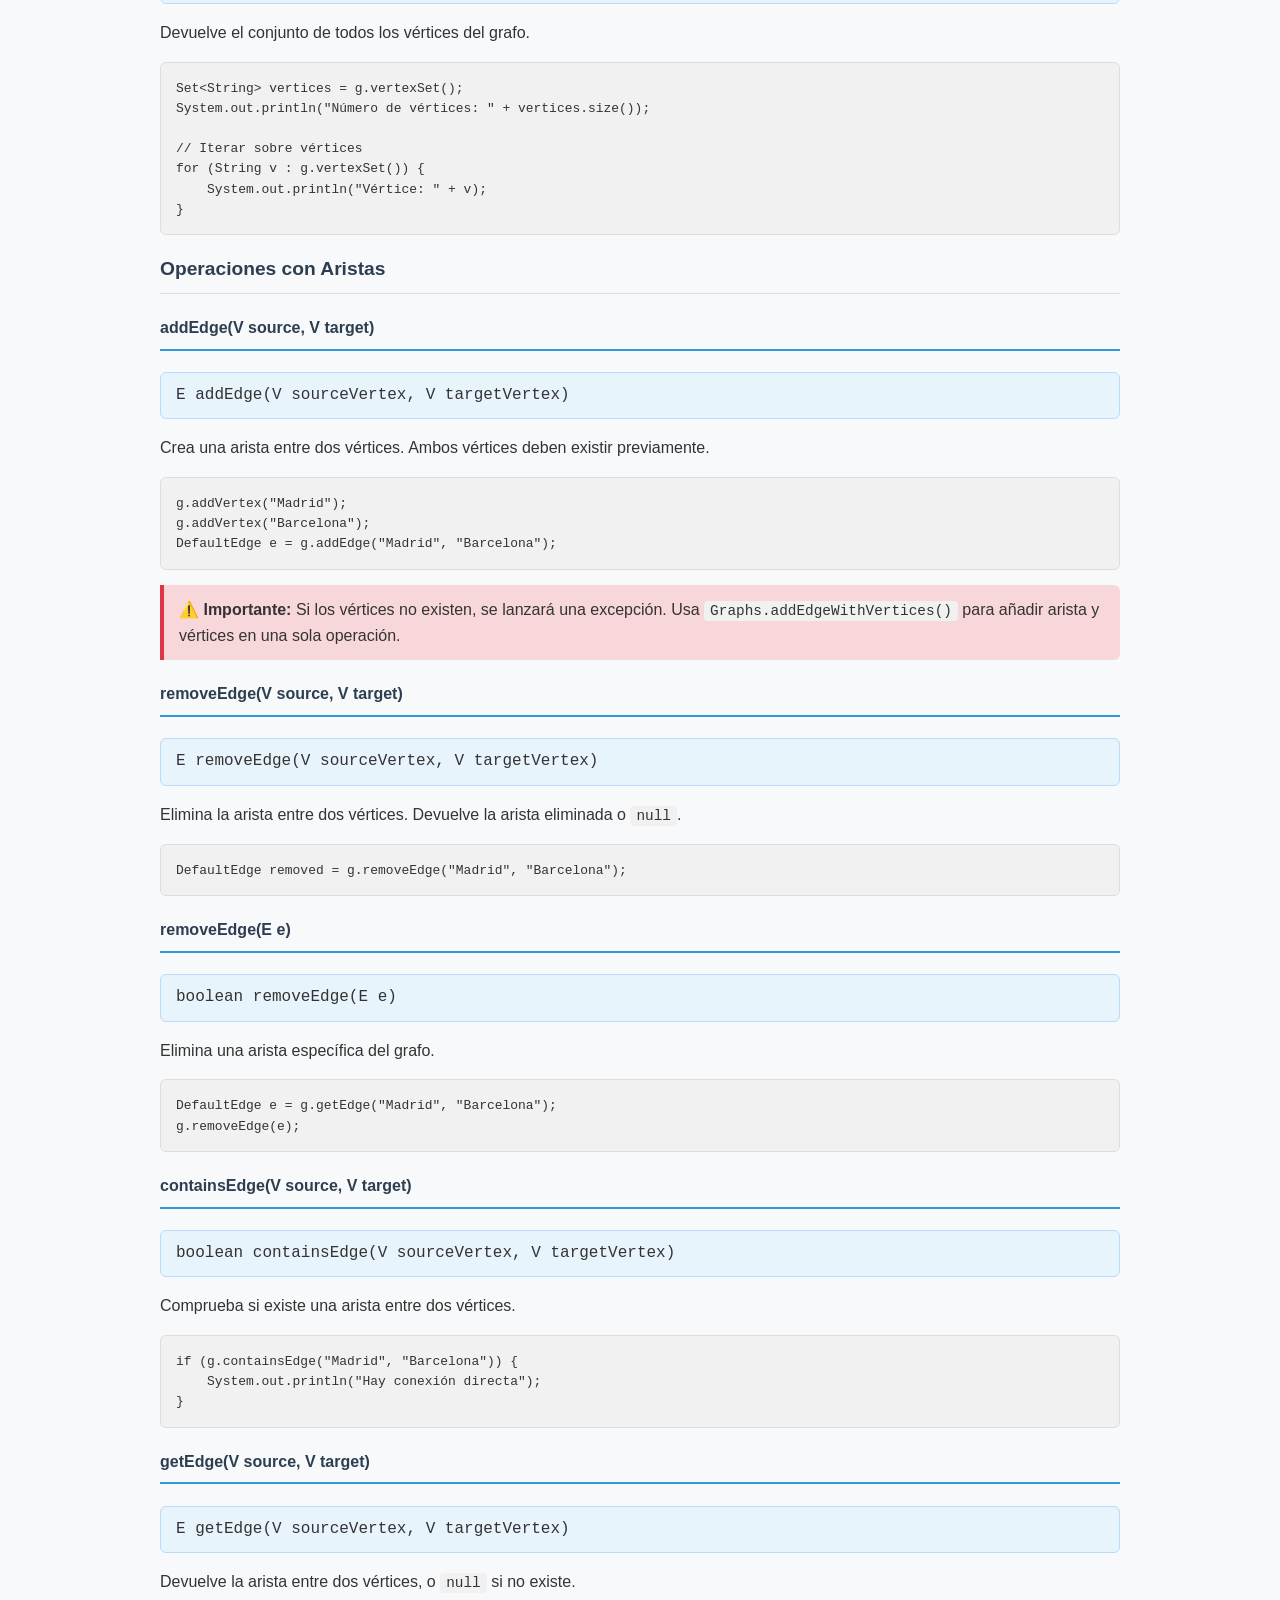
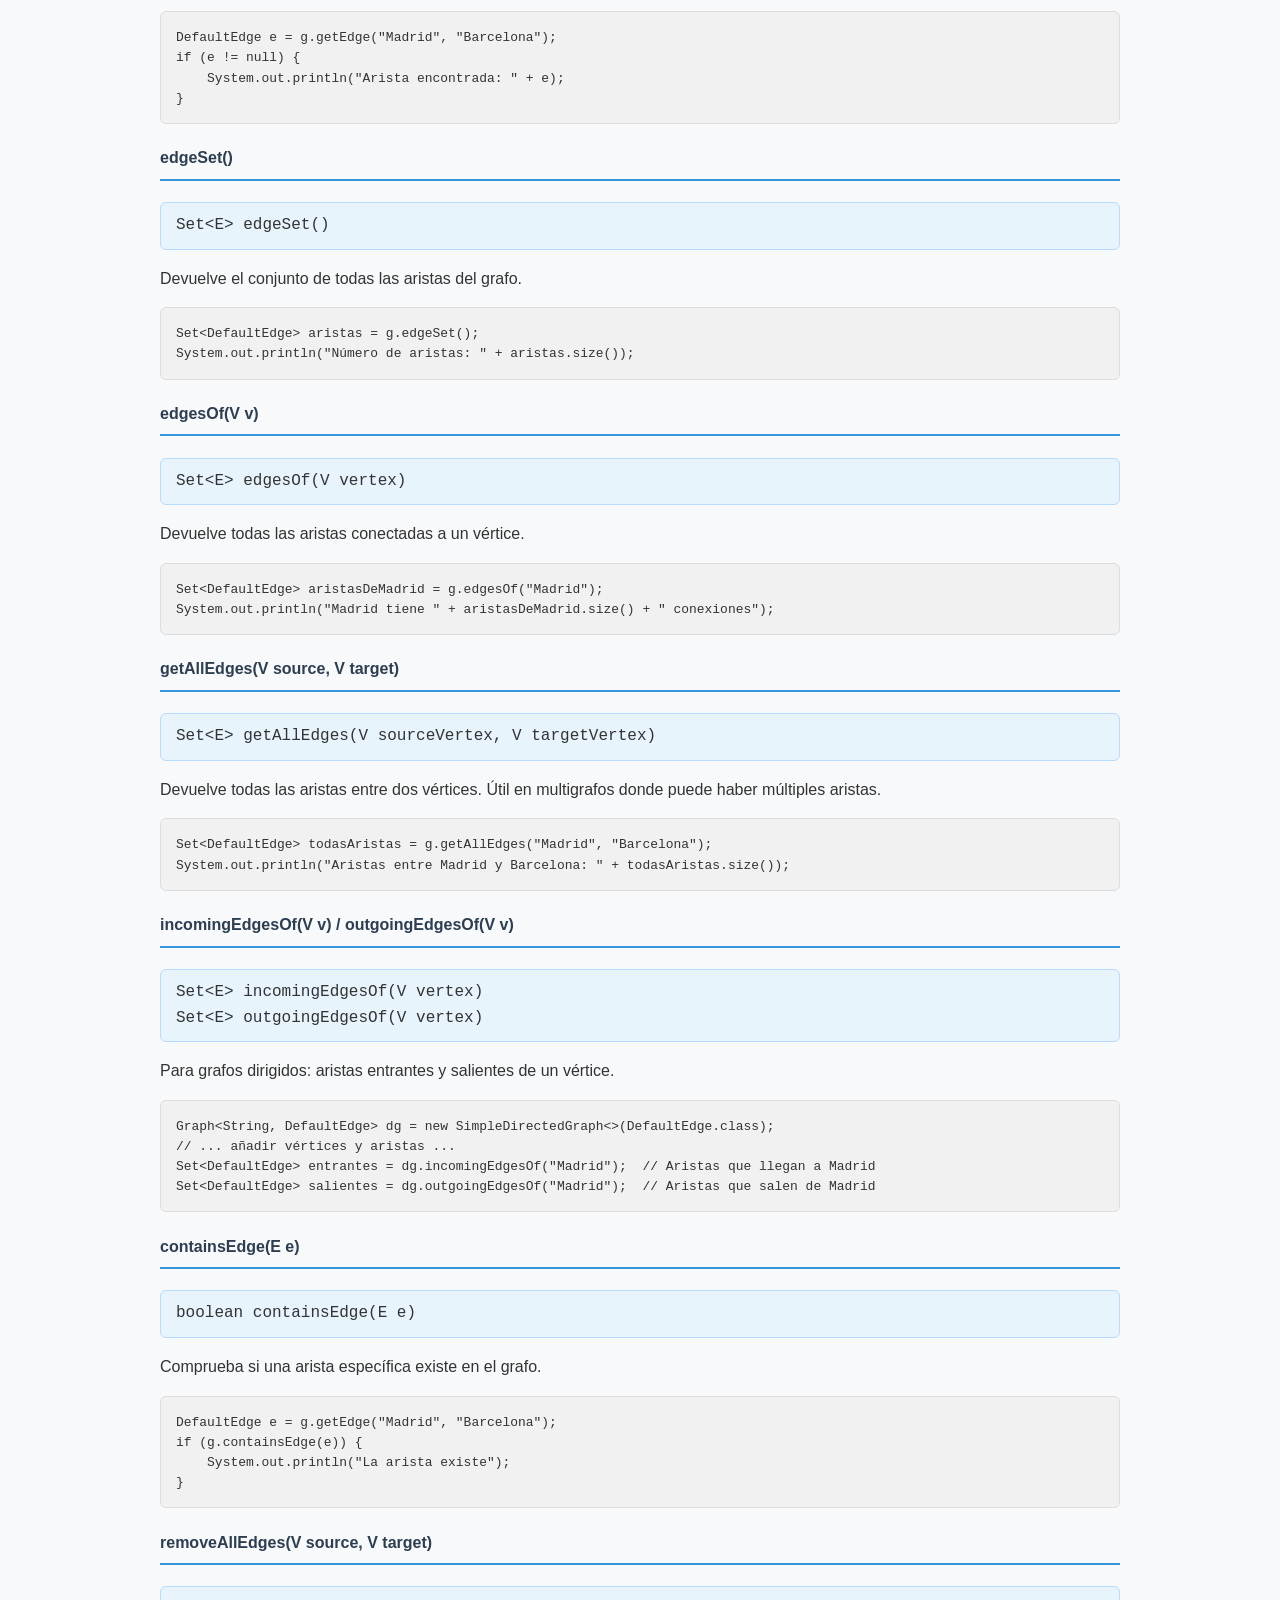
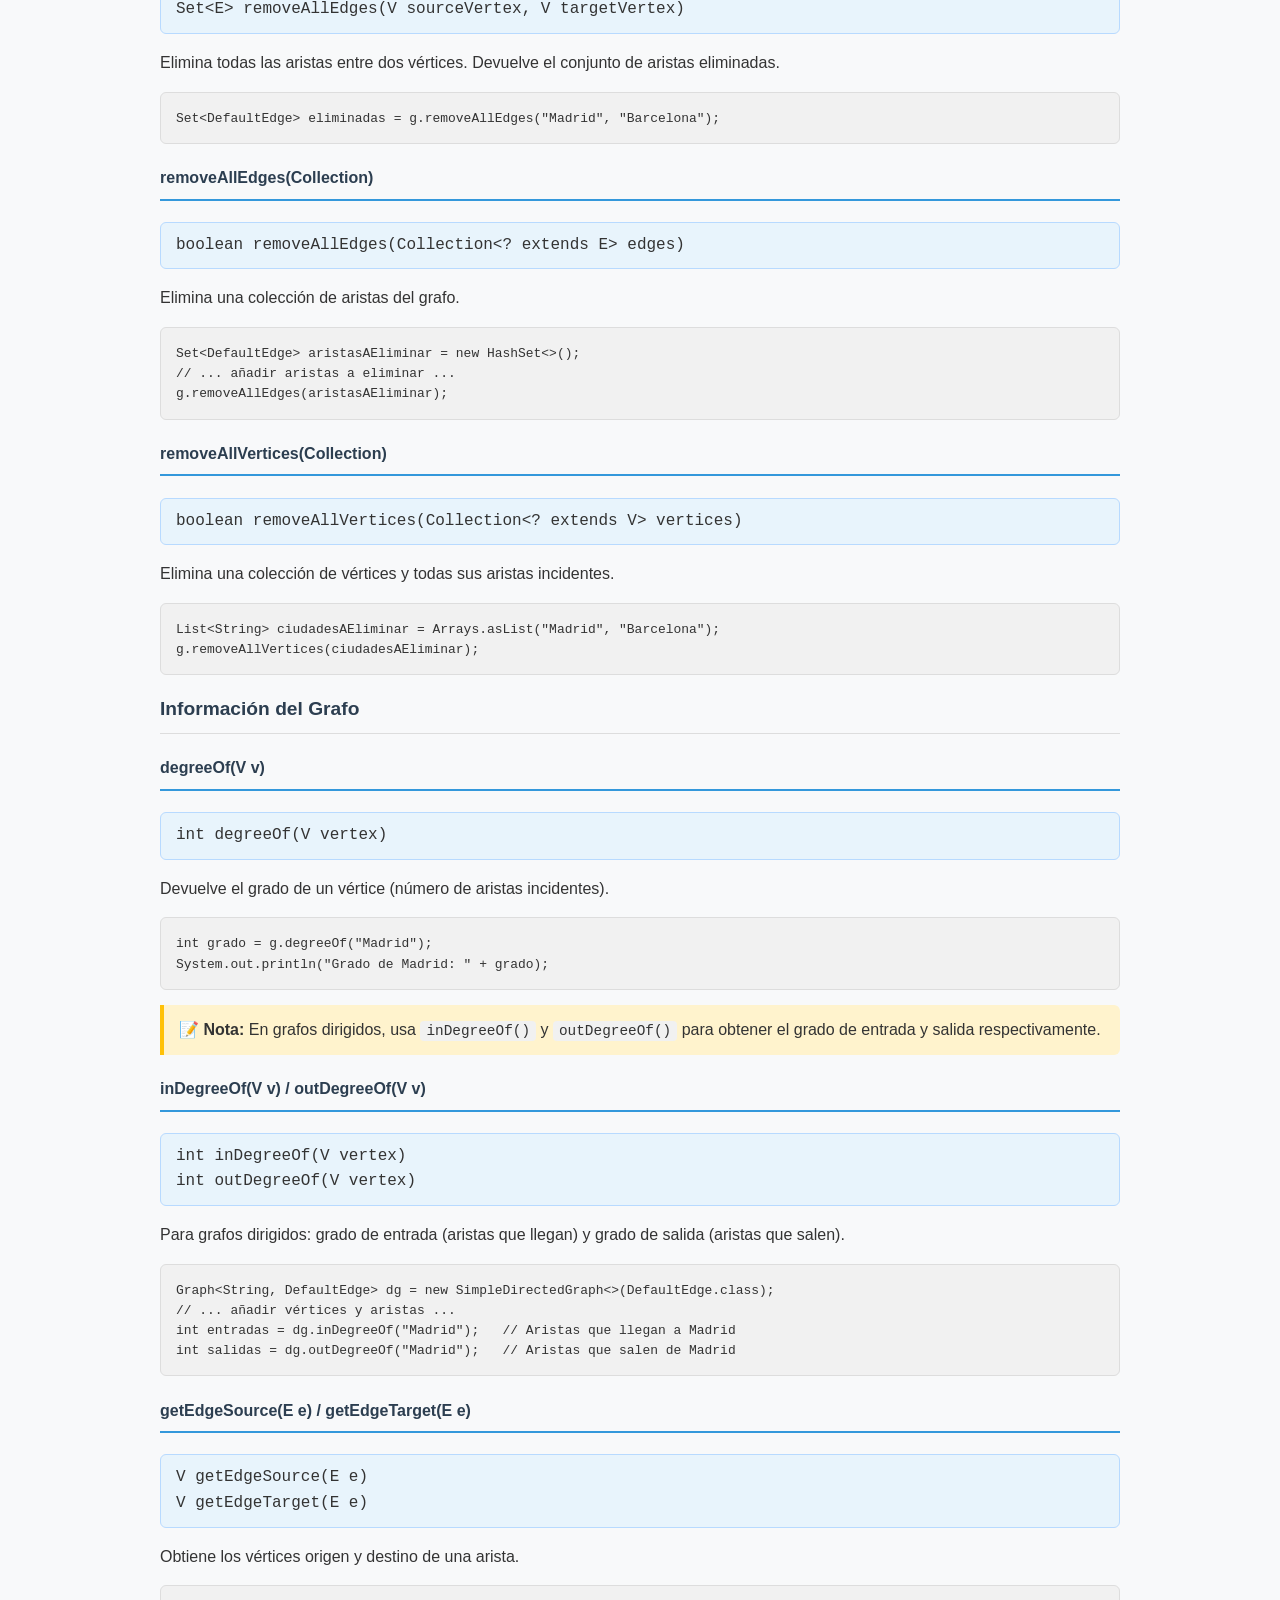
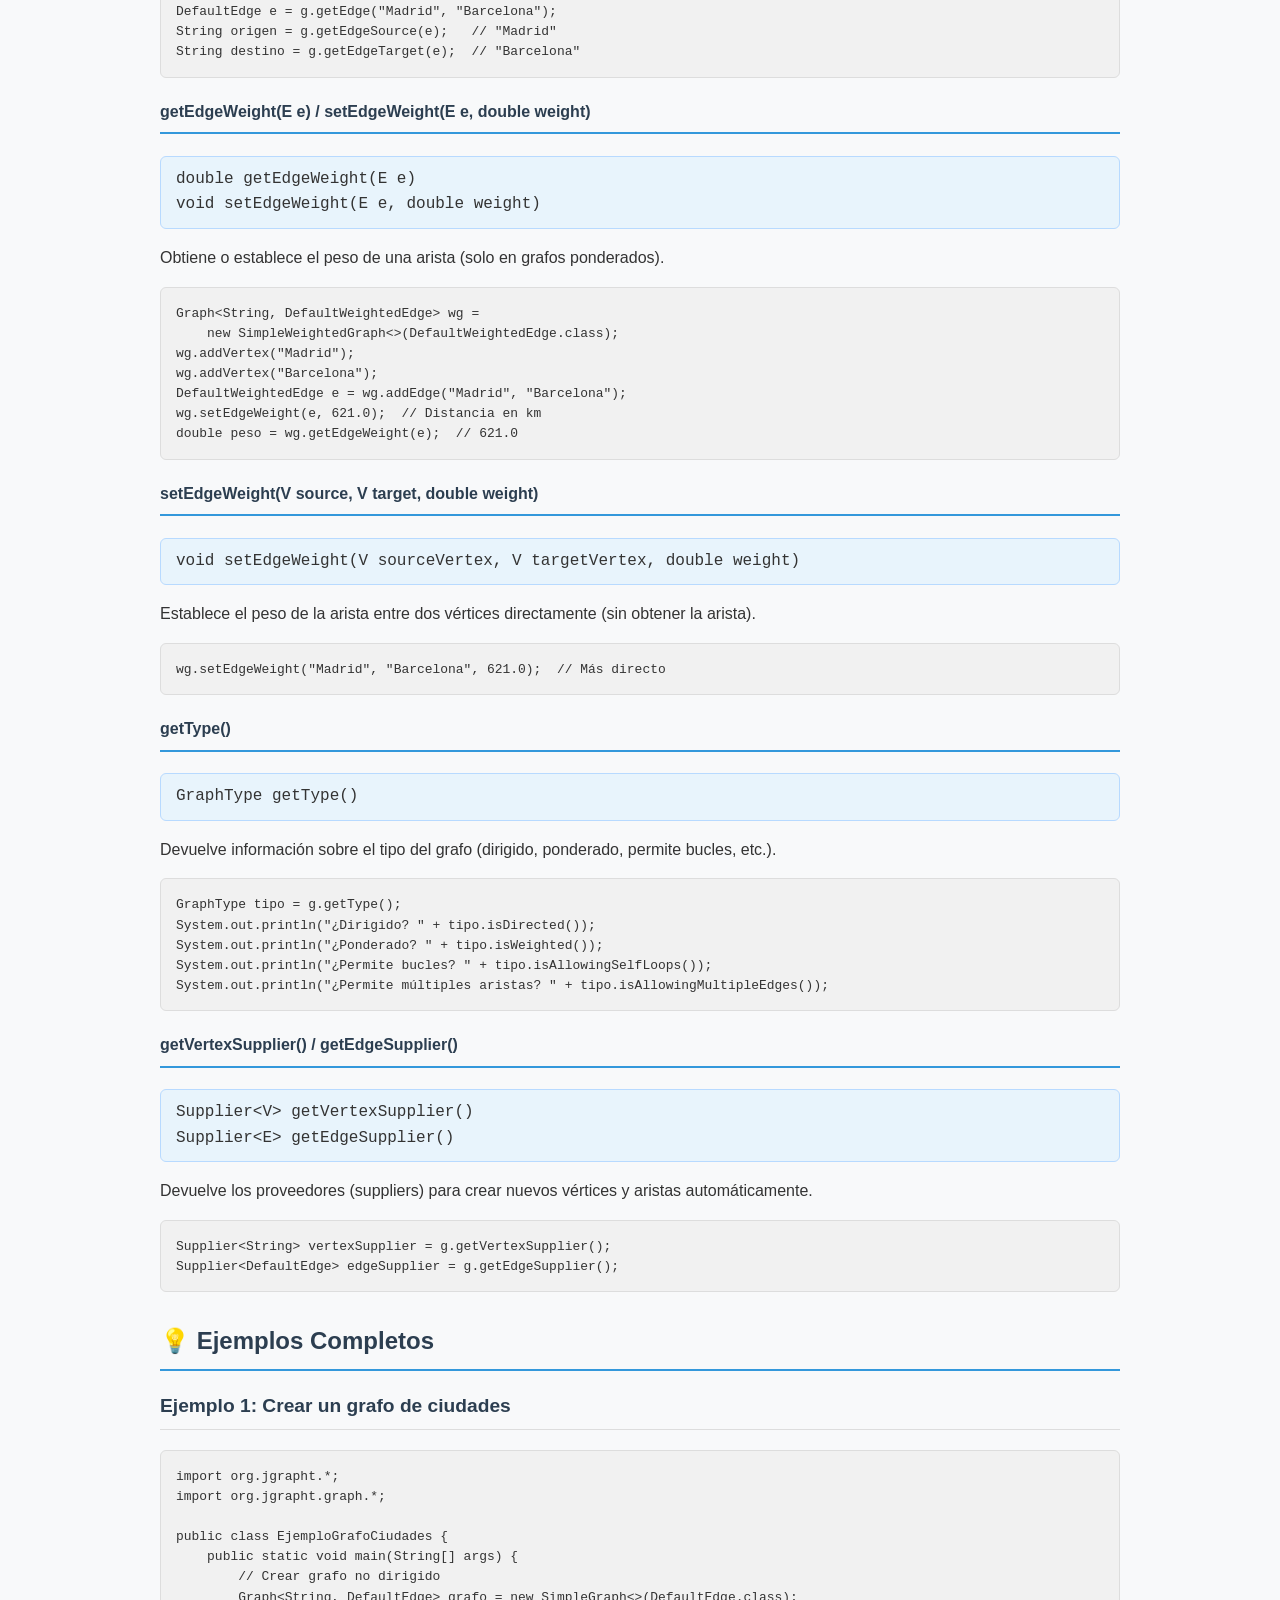
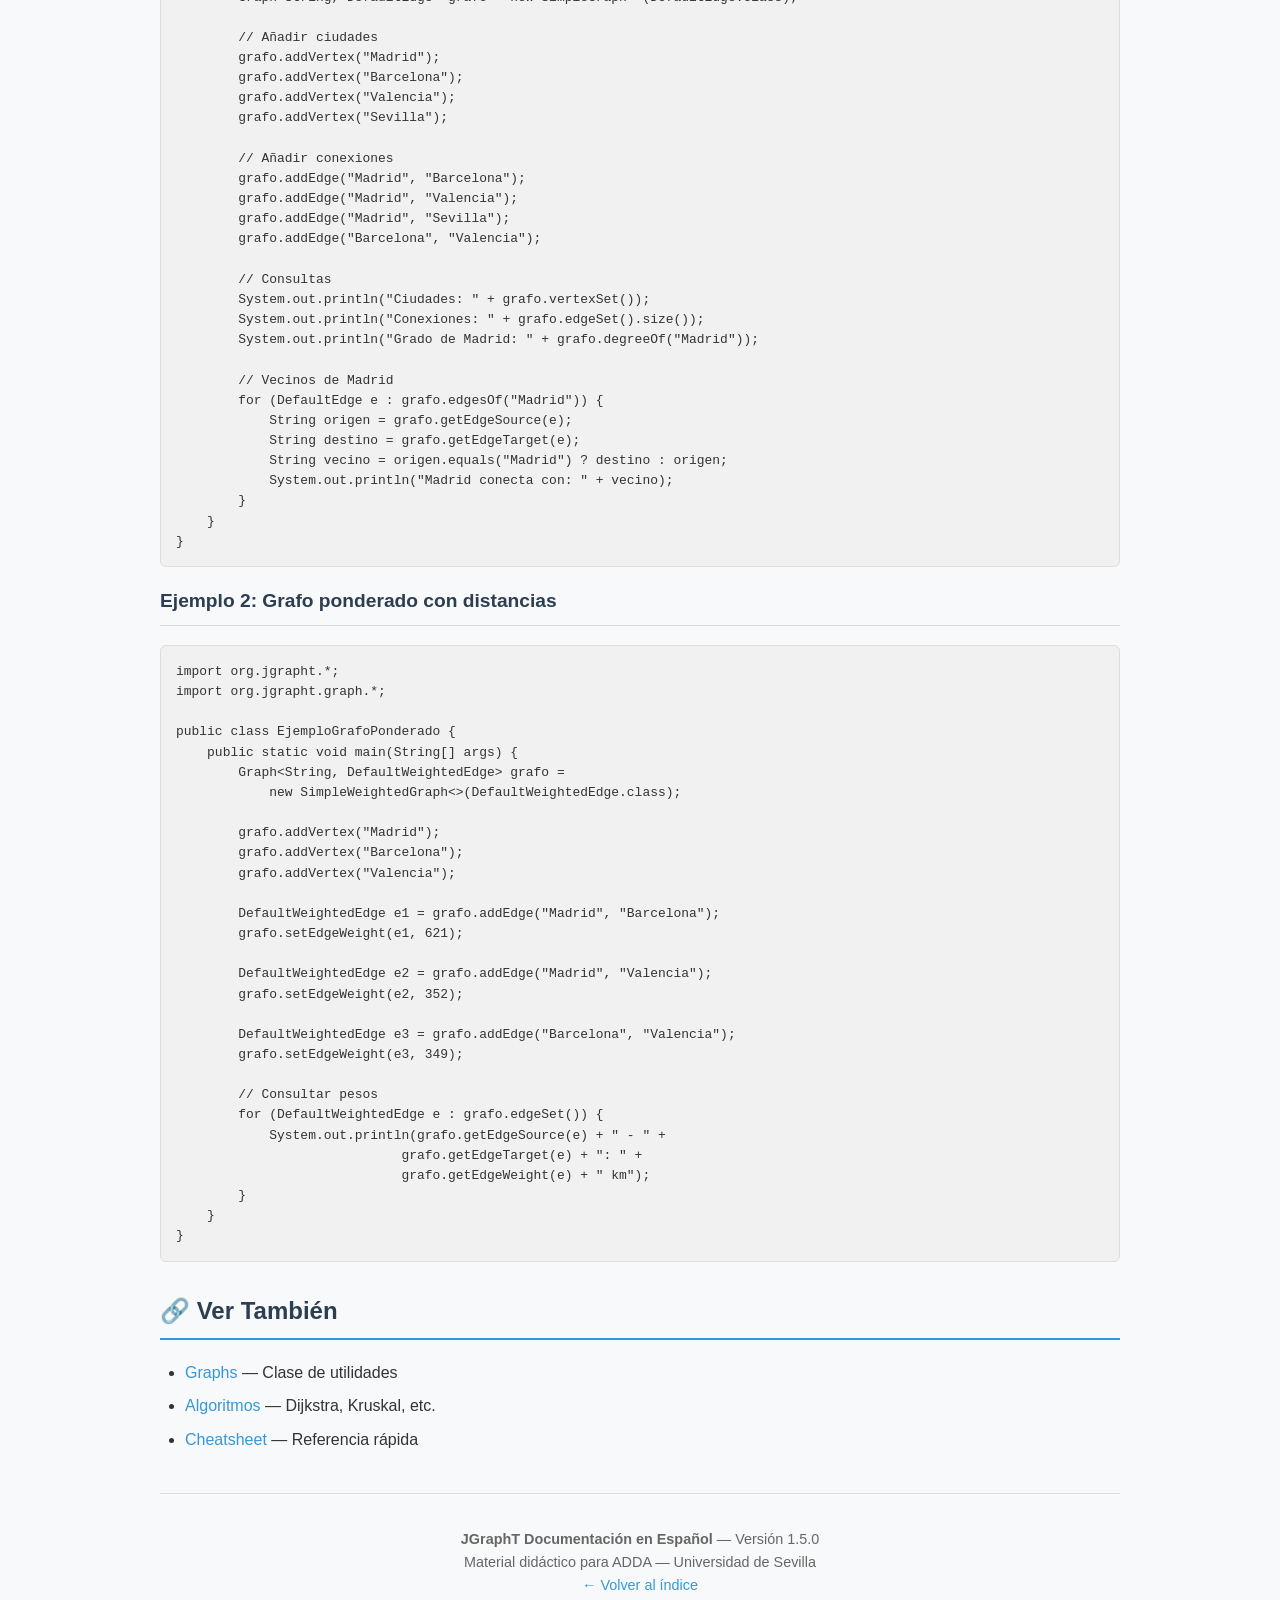
<file: PI2_2025_2026_Base_ADDA/docs/jgrapht-es/classes/Graph.html>
<!DOCTYPE html>
<html lang="es">
<head>
    <meta charset="UTF-8">
    <meta name="viewport" content="width=device-width, initial-scale=1.0">
    <title>Graph — JGraphT Documentación en español</title>
    <link rel="stylesheet" href="../css/style.css">
</head>
<body>
    <div class="class-header">
        <h1>Interface Graph&lt;V, E&gt;</h1>
        <p>org.jgrapht.Graph — Interfaz raíz para todas las estructuras de grafos</p>
    </div>

    <div class="navigation">
        <ul>
            <li><strong>Navegación:</strong></li>
            <li><a href="../index.html">Inicio</a></li>
            <li><a href="../cheatsheet.html">Cheatsheet</a></li>
            <li><a href="Graph.html">Graph</a></li>
            <li><a href="Graphs.html">Graphs</a></li>
            <li><a href="Algorithms.html">Algoritmos</a></li>
        </ul>
    </div>

    <h2>📖 Descripción</h2>
    <p>
        <code>Graph&lt;V, E&gt;</code> es la interfaz principal de JGraphT. Define todas las operaciones básicas
        que se pueden realizar sobre un grafo, independientemente de su tipo (dirigido, no dirigido, ponderado, etc.).
    </p>
    <ul>
        <li><strong>V</strong>: Tipo del vértice (ej: <code>String</code>, <code>Integer</code>, objetos personalizados)</li>
        <li><strong>E</strong>: Tipo de la arista (ej: <code>DefaultEdge</code>, <code>DefaultWeightedEdge</code>)</li>
    </ul>

    <div class="tip">
        <strong>💡 Tip:</strong> La interfaz <code>Graph</code> no se instancia directamente. Usa implementaciones 
        como <code>SimpleGraph</code>, <code>SimpleDirectedGraph</code>, <code>SimpleWeightedGraph</code>, etc.
    </div>

    <h2>🔧 Métodos Principales</h2>

    <h3>Operaciones con Vértices</h3>

    <h4>addVertex(V v)</h4>
    <div class="method-signature">boolean addVertex(V v)</div>
    <p>Añade un vértice al grafo. Devuelve <code>true</code> si el vértice fue añadido, <code>false</code> si ya existía.</p>
    <pre><code>Graph&lt;String, DefaultEdge&gt; g = new SimpleGraph&lt;&gt;(DefaultEdge.class);
boolean added = g.addVertex("Madrid");    // true
boolean again = g.addVertex("Madrid");    // false (ya existe)</code></pre>

    <h4>removeVertex(V v)</h4>
    <div class="method-signature">boolean removeVertex(V v)</div>
    <p>Elimina un vértice y todas sus aristas incidentes. Devuelve <code>true</code> si existía.</p>
    <pre><code>g.removeVertex("Madrid");  // Elimina el vértice y sus conexiones</code></pre>

    <h4>containsVertex(V v)</h4>
    <div class="method-signature">boolean containsVertex(V v)</div>
    <p>Comprueba si el vértice existe en el grafo.</p>
    <pre><code>if (g.containsVertex("Madrid")) {
    System.out.println("Madrid está en el grafo");
}</code></pre>

    <h4>vertexSet()</h4>
    <div class="method-signature">Set&lt;V&gt; vertexSet()</div>
    <p>Devuelve el conjunto de todos los vértices del grafo.</p>
    <pre><code>Set&lt;String&gt; vertices = g.vertexSet();
System.out.println("Número de vértices: " + vertices.size());

// Iterar sobre vértices
for (String v : g.vertexSet()) {
    System.out.println("Vértice: " + v);
}</code></pre>

    <h3>Operaciones con Aristas</h3>

    <h4>addEdge(V source, V target)</h4>
    <div class="method-signature">E addEdge(V sourceVertex, V targetVertex)</div>
    <p>Crea una arista entre dos vértices. Ambos vértices deben existir previamente.</p>
    <pre><code>g.addVertex("Madrid");
g.addVertex("Barcelona");
DefaultEdge e = g.addEdge("Madrid", "Barcelona");</code></pre>

    <div class="warning">
        <strong>⚠️ Importante:</strong> Si los vértices no existen, se lanzará una excepción. 
        Usa <code>Graphs.addEdgeWithVertices()</code> para añadir arista y vértices en una sola operación.
    </div>

    <h4>removeEdge(V source, V target)</h4>
    <div class="method-signature">E removeEdge(V sourceVertex, V targetVertex)</div>
    <p>Elimina la arista entre dos vértices. Devuelve la arista eliminada o <code>null</code>.</p>
    <pre><code>DefaultEdge removed = g.removeEdge("Madrid", "Barcelona");</code></pre>

    <h4>removeEdge(E e)</h4>
    <div class="method-signature">boolean removeEdge(E e)</div>
    <p>Elimina una arista específica del grafo.</p>
    <pre><code>DefaultEdge e = g.getEdge("Madrid", "Barcelona");
g.removeEdge(e);</code></pre>

    <h4>containsEdge(V source, V target)</h4>
    <div class="method-signature">boolean containsEdge(V sourceVertex, V targetVertex)</div>
    <p>Comprueba si existe una arista entre dos vértices.</p>
    <pre><code>if (g.containsEdge("Madrid", "Barcelona")) {
    System.out.println("Hay conexión directa");
}</code></pre>

    <h4>getEdge(V source, V target)</h4>
    <div class="method-signature">E getEdge(V sourceVertex, V targetVertex)</div>
    <p>Devuelve la arista entre dos vértices, o <code>null</code> si no existe.</p>
    <pre><code>DefaultEdge e = g.getEdge("Madrid", "Barcelona");
if (e != null) {
    System.out.println("Arista encontrada: " + e);
}</code></pre>

    <h4>edgeSet()</h4>
    <div class="method-signature">Set&lt;E&gt; edgeSet()</div>
    <p>Devuelve el conjunto de todas las aristas del grafo.</p>
    <pre><code>Set&lt;DefaultEdge&gt; aristas = g.edgeSet();
System.out.println("Número de aristas: " + aristas.size());</code></pre>

    <h4>edgesOf(V v)</h4>
    <div class="method-signature">Set&lt;E&gt; edgesOf(V vertex)</div>
    <p>Devuelve todas las aristas conectadas a un vértice.</p>
    <pre><code>Set&lt;DefaultEdge&gt; aristasDeMadrid = g.edgesOf("Madrid");
System.out.println("Madrid tiene " + aristasDeMadrid.size() + " conexiones");</code></pre>

    <h4>getAllEdges(V source, V target)</h4>
    <div class="method-signature">Set&lt;E&gt; getAllEdges(V sourceVertex, V targetVertex)</div>
    <p>Devuelve todas las aristas entre dos vértices. Útil en multigrafos donde puede haber múltiples aristas.</p>
    <pre><code>Set&lt;DefaultEdge&gt; todasAristas = g.getAllEdges("Madrid", "Barcelona");
System.out.println("Aristas entre Madrid y Barcelona: " + todasAristas.size());</code></pre>

    <h4>incomingEdgesOf(V v) / outgoingEdgesOf(V v)</h4>
    <div class="method-signature">Set&lt;E&gt; incomingEdgesOf(V vertex)<br>Set&lt;E&gt; outgoingEdgesOf(V vertex)</div>
    <p>Para grafos dirigidos: aristas entrantes y salientes de un vértice.</p>
    <pre><code>Graph&lt;String, DefaultEdge&gt; dg = new SimpleDirectedGraph&lt;&gt;(DefaultEdge.class);
// ... añadir vértices y aristas ...
Set&lt;DefaultEdge&gt; entrantes = dg.incomingEdgesOf("Madrid");  // Aristas que llegan a Madrid
Set&lt;DefaultEdge&gt; salientes = dg.outgoingEdgesOf("Madrid");  // Aristas que salen de Madrid</code></pre>

    <h4>containsEdge(E e)</h4>
    <div class="method-signature">boolean containsEdge(E e)</div>
    <p>Comprueba si una arista específica existe en el grafo.</p>
    <pre><code>DefaultEdge e = g.getEdge("Madrid", "Barcelona");
if (g.containsEdge(e)) {
    System.out.println("La arista existe");
}</code></pre>

    <h4>removeAllEdges(V source, V target)</h4>
    <div class="method-signature">Set&lt;E&gt; removeAllEdges(V sourceVertex, V targetVertex)</div>
    <p>Elimina todas las aristas entre dos vértices. Devuelve el conjunto de aristas eliminadas.</p>
    <pre><code>Set&lt;DefaultEdge&gt; eliminadas = g.removeAllEdges("Madrid", "Barcelona");</code></pre>

    <h4>removeAllEdges(Collection)</h4>
    <div class="method-signature">boolean removeAllEdges(Collection&lt;? extends E&gt; edges)</div>
    <p>Elimina una colección de aristas del grafo.</p>
    <pre><code>Set&lt;DefaultEdge&gt; aristasAEliminar = new HashSet&lt;&gt;();
// ... añadir aristas a eliminar ...
g.removeAllEdges(aristasAEliminar);</code></pre>

    <h4>removeAllVertices(Collection)</h4>
    <div class="method-signature">boolean removeAllVertices(Collection&lt;? extends V&gt; vertices)</div>
    <p>Elimina una colección de vértices y todas sus aristas incidentes.</p>
    <pre><code>List&lt;String&gt; ciudadesAEliminar = Arrays.asList("Madrid", "Barcelona");
g.removeAllVertices(ciudadesAEliminar);</code></pre>

    <h3>Información del Grafo</h3>

    <h4>degreeOf(V v)</h4>
    <div class="method-signature">int degreeOf(V vertex)</div>
    <p>Devuelve el grado de un vértice (número de aristas incidentes).</p>
    <pre><code>int grado = g.degreeOf("Madrid");
System.out.println("Grado de Madrid: " + grado);</code></pre>

    <div class="note">
        <strong>📝 Nota:</strong> En grafos dirigidos, usa <code>inDegreeOf()</code> y <code>outDegreeOf()</code> 
        para obtener el grado de entrada y salida respectivamente.
    </div>

    <h4>inDegreeOf(V v) / outDegreeOf(V v)</h4>
    <div class="method-signature">int inDegreeOf(V vertex)<br>int outDegreeOf(V vertex)</div>
    <p>Para grafos dirigidos: grado de entrada (aristas que llegan) y grado de salida (aristas que salen).</p>
    <pre><code>Graph&lt;String, DefaultEdge&gt; dg = new SimpleDirectedGraph&lt;&gt;(DefaultEdge.class);
// ... añadir vértices y aristas ...
int entradas = dg.inDegreeOf("Madrid");   // Aristas que llegan a Madrid
int salidas = dg.outDegreeOf("Madrid");   // Aristas que salen de Madrid</code></pre>

    <h4>getEdgeSource(E e) / getEdgeTarget(E e)</h4>
    <div class="method-signature">V getEdgeSource(E e)<br>V getEdgeTarget(E e)</div>
    <p>Obtiene los vértices origen y destino de una arista.</p>
    <pre><code>DefaultEdge e = g.getEdge("Madrid", "Barcelona");
String origen = g.getEdgeSource(e);   // "Madrid"
String destino = g.getEdgeTarget(e);  // "Barcelona"</code></pre>

    <h4>getEdgeWeight(E e) / setEdgeWeight(E e, double weight)</h4>
    <div class="method-signature">double getEdgeWeight(E e)<br>void setEdgeWeight(E e, double weight)</div>
    <p>Obtiene o establece el peso de una arista (solo en grafos ponderados).</p>
    <pre><code>Graph&lt;String, DefaultWeightedEdge&gt; wg = 
    new SimpleWeightedGraph&lt;&gt;(DefaultWeightedEdge.class);
wg.addVertex("Madrid");
wg.addVertex("Barcelona");
DefaultWeightedEdge e = wg.addEdge("Madrid", "Barcelona");
wg.setEdgeWeight(e, 621.0);  // Distancia en km
double peso = wg.getEdgeWeight(e);  // 621.0</code></pre>

    <h4>setEdgeWeight(V source, V target, double weight)</h4>
    <div class="method-signature">void setEdgeWeight(V sourceVertex, V targetVertex, double weight)</div>
    <p>Establece el peso de la arista entre dos vértices directamente (sin obtener la arista).</p>
    <pre><code>wg.setEdgeWeight("Madrid", "Barcelona", 621.0);  // Más directo</code></pre>

    <h4>getType()</h4>
    <div class="method-signature">GraphType getType()</div>
    <p>Devuelve información sobre el tipo del grafo (dirigido, ponderado, permite bucles, etc.).</p>
    <pre><code>GraphType tipo = g.getType();
System.out.println("¿Dirigido? " + tipo.isDirected());
System.out.println("¿Ponderado? " + tipo.isWeighted());
System.out.println("¿Permite bucles? " + tipo.isAllowingSelfLoops());
System.out.println("¿Permite múltiples aristas? " + tipo.isAllowingMultipleEdges());</code></pre>

    <h4>getVertexSupplier() / getEdgeSupplier()</h4>
    <div class="method-signature">Supplier&lt;V&gt; getVertexSupplier()<br>Supplier&lt;E&gt; getEdgeSupplier()</div>
    <p>Devuelve los proveedores (suppliers) para crear nuevos vértices y aristas automáticamente.</p>
    <pre><code>Supplier&lt;String&gt; vertexSupplier = g.getVertexSupplier();
Supplier&lt;DefaultEdge&gt; edgeSupplier = g.getEdgeSupplier();</code></pre>

    <h2>💡 Ejemplos Completos</h2>

    <h3>Ejemplo 1: Crear un grafo de ciudades</h3>
    <pre><code>import org.jgrapht.*;
import org.jgrapht.graph.*;

public class EjemploGrafoCiudades {
    public static void main(String[] args) {
        // Crear grafo no dirigido
        Graph&lt;String, DefaultEdge&gt; grafo = new SimpleGraph&lt;&gt;(DefaultEdge.class);
        
        // Añadir ciudades
        grafo.addVertex("Madrid");
        grafo.addVertex("Barcelona");
        grafo.addVertex("Valencia");
        grafo.addVertex("Sevilla");
        
        // Añadir conexiones
        grafo.addEdge("Madrid", "Barcelona");
        grafo.addEdge("Madrid", "Valencia");
        grafo.addEdge("Madrid", "Sevilla");
        grafo.addEdge("Barcelona", "Valencia");
        
        // Consultas
        System.out.println("Ciudades: " + grafo.vertexSet());
        System.out.println("Conexiones: " + grafo.edgeSet().size());
        System.out.println("Grado de Madrid: " + grafo.degreeOf("Madrid"));
        
        // Vecinos de Madrid
        for (DefaultEdge e : grafo.edgesOf("Madrid")) {
            String origen = grafo.getEdgeSource(e);
            String destino = grafo.getEdgeTarget(e);
            String vecino = origen.equals("Madrid") ? destino : origen;
            System.out.println("Madrid conecta con: " + vecino);
        }
    }
}</code></pre>

    <h3>Ejemplo 2: Grafo ponderado con distancias</h3>
    <pre><code>import org.jgrapht.*;
import org.jgrapht.graph.*;

public class EjemploGrafoPonderado {
    public static void main(String[] args) {
        Graph&lt;String, DefaultWeightedEdge&gt; grafo = 
            new SimpleWeightedGraph&lt;&gt;(DefaultWeightedEdge.class);
        
        grafo.addVertex("Madrid");
        grafo.addVertex("Barcelona");
        grafo.addVertex("Valencia");
        
        DefaultWeightedEdge e1 = grafo.addEdge("Madrid", "Barcelona");
        grafo.setEdgeWeight(e1, 621);
        
        DefaultWeightedEdge e2 = grafo.addEdge("Madrid", "Valencia");
        grafo.setEdgeWeight(e2, 352);
        
        DefaultWeightedEdge e3 = grafo.addEdge("Barcelona", "Valencia");
        grafo.setEdgeWeight(e3, 349);
        
        // Consultar pesos
        for (DefaultWeightedEdge e : grafo.edgeSet()) {
            System.out.println(grafo.getEdgeSource(e) + " - " + 
                             grafo.getEdgeTarget(e) + ": " + 
                             grafo.getEdgeWeight(e) + " km");
        }
    }
}</code></pre>

    <h2>🔗 Ver También</h2>
    <ul>
        <li><a href="Graphs.html">Graphs</a> — Clase de utilidades</li>
        <li><a href="Algorithms.html">Algoritmos</a> — Dijkstra, Kruskal, etc.</li>
        <li><a href="../cheatsheet.html">Cheatsheet</a> — Referencia rápida</li>
    </ul>

    <div class="footer">
        <p>
            <strong>JGraphT Documentación en Español</strong> — Versión 1.5.0<br>
            Material didáctico para ADDA — Universidad de Sevilla<br>
            <a href="../index.html">← Volver al índice</a>
        </p>
    </div>
</body>
</html>
</file>
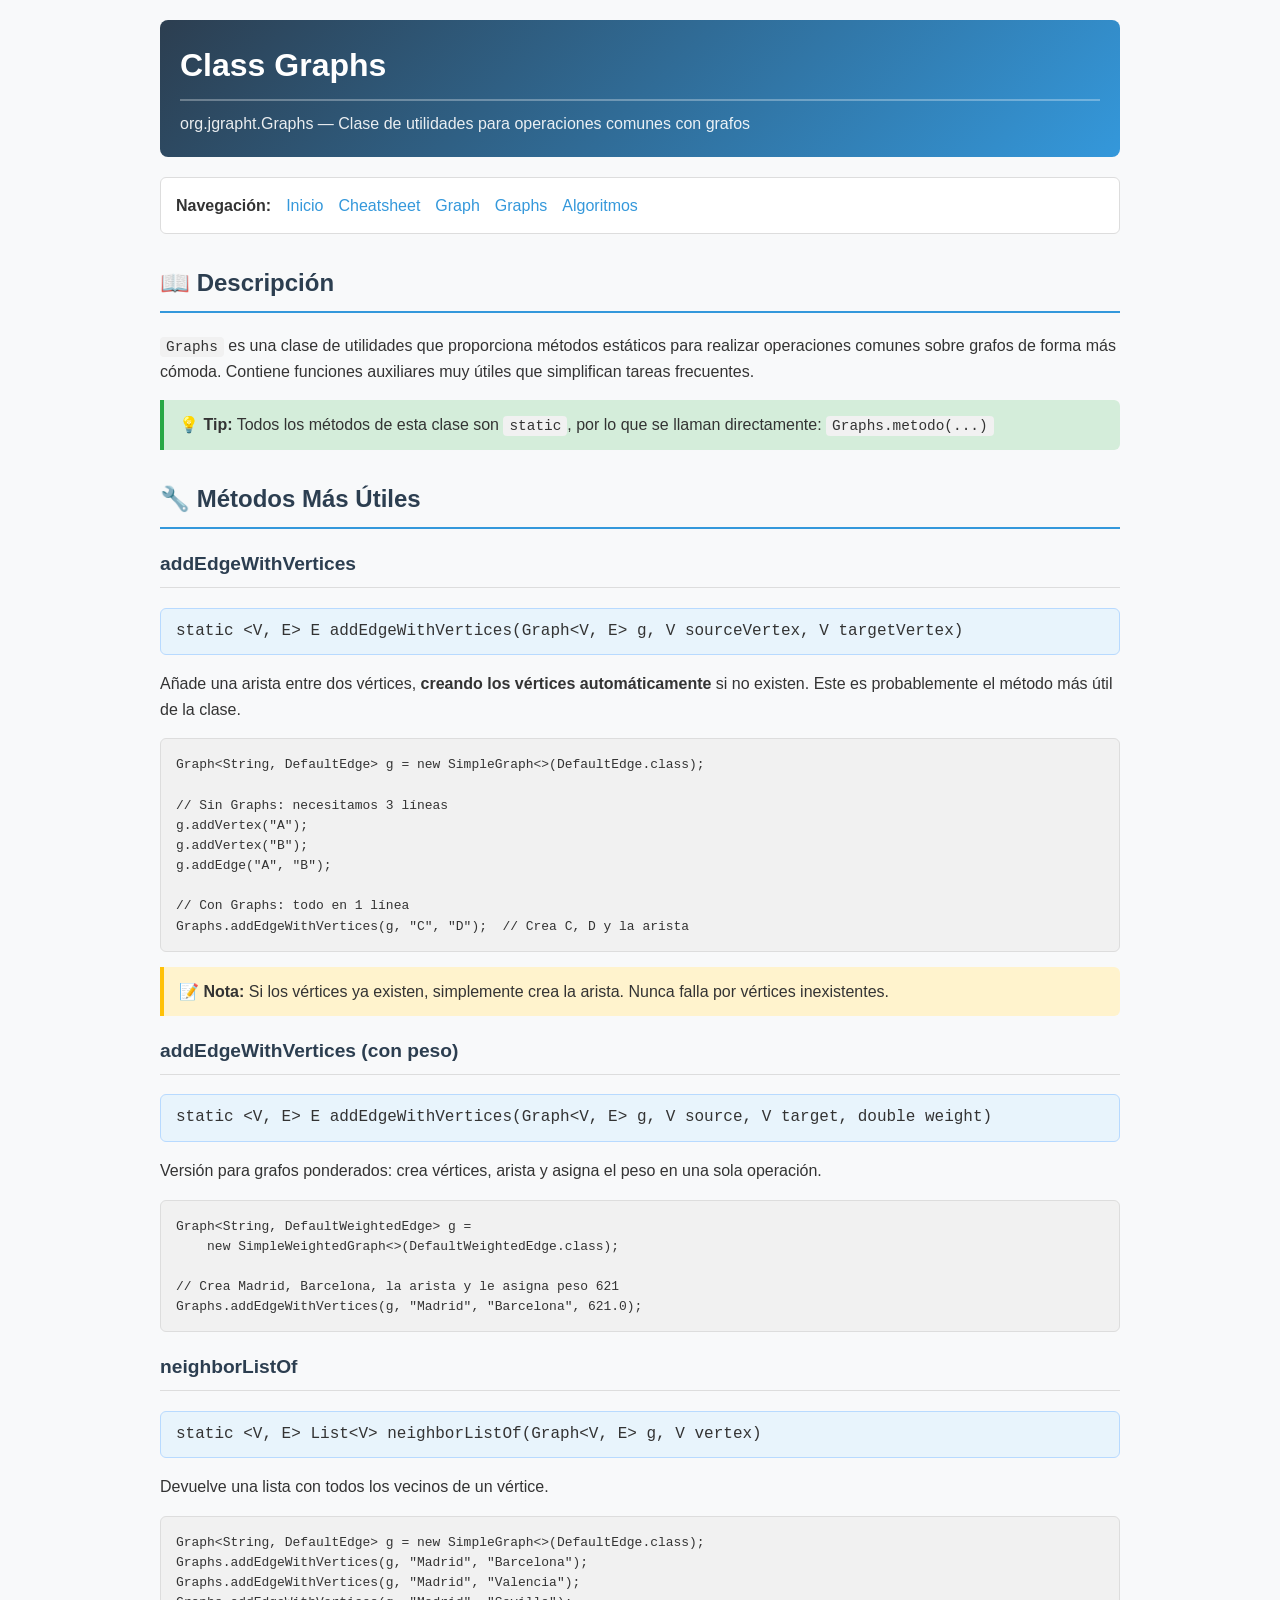
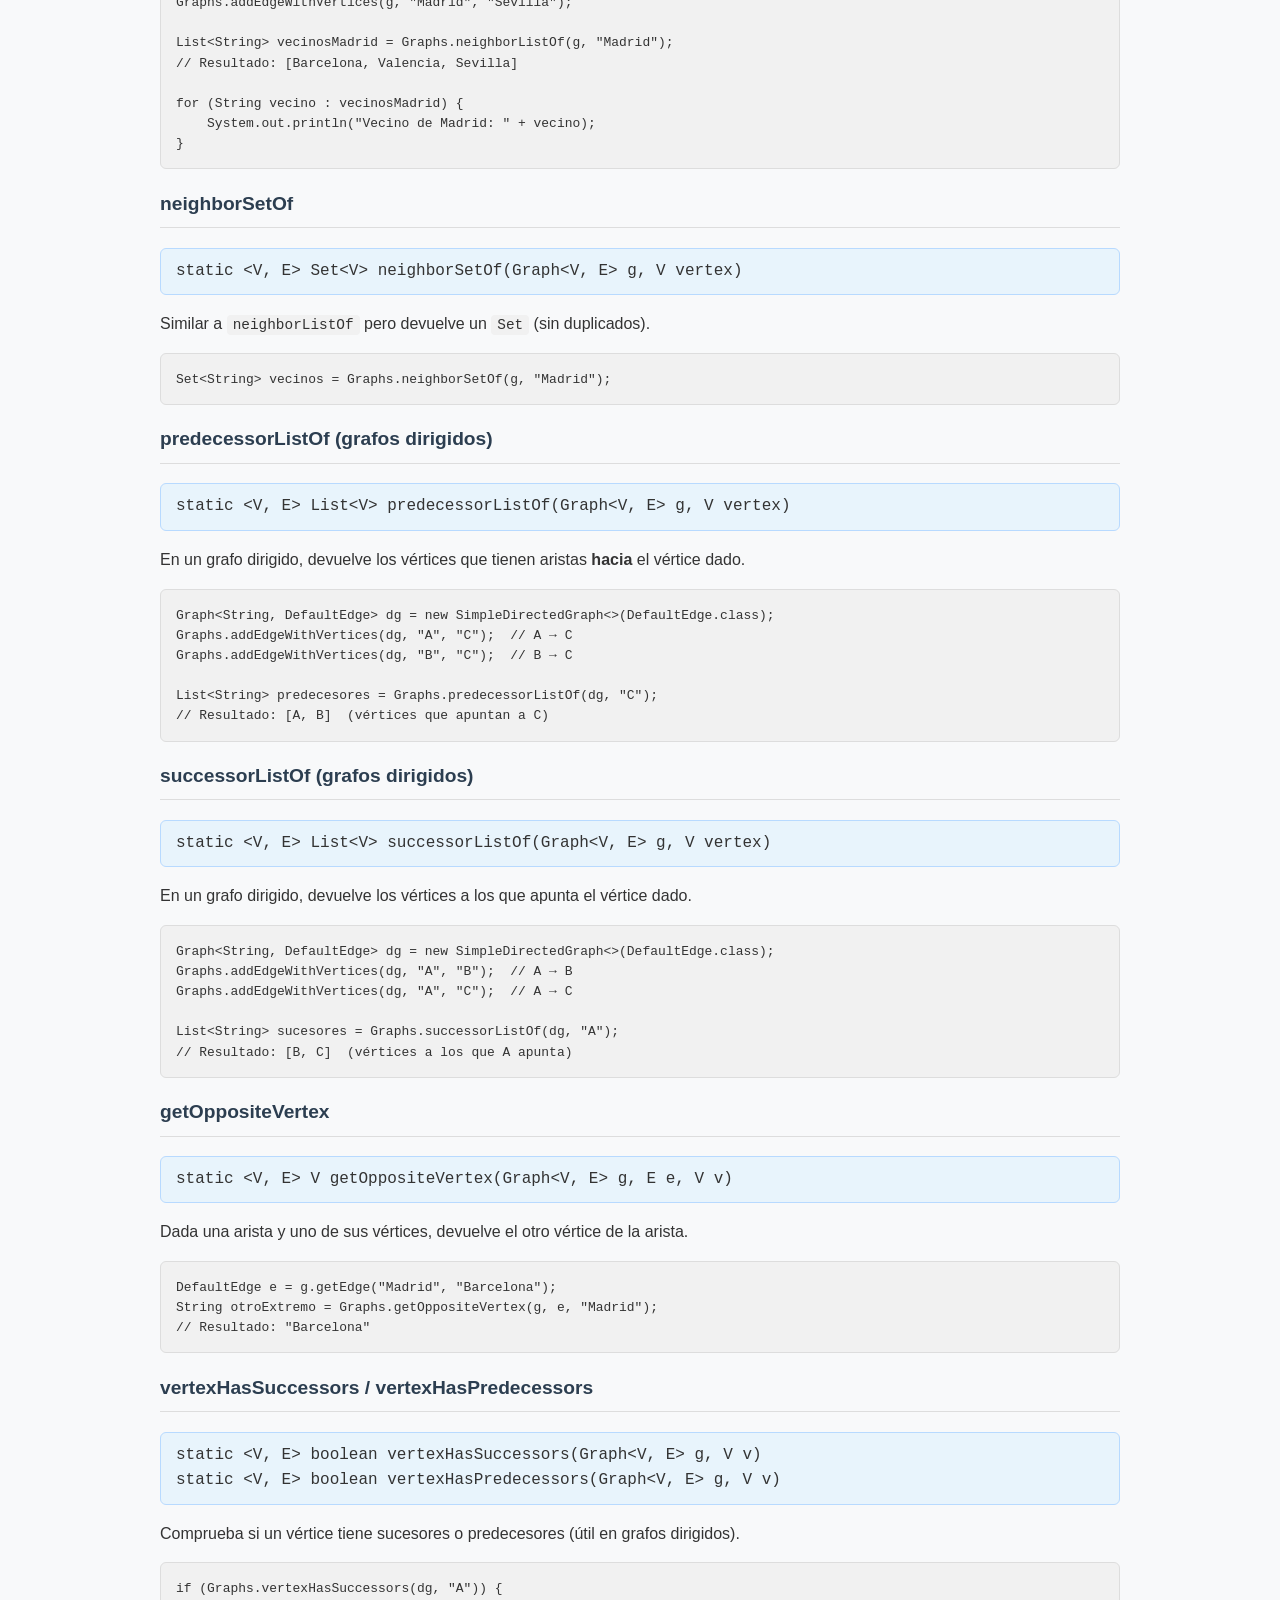
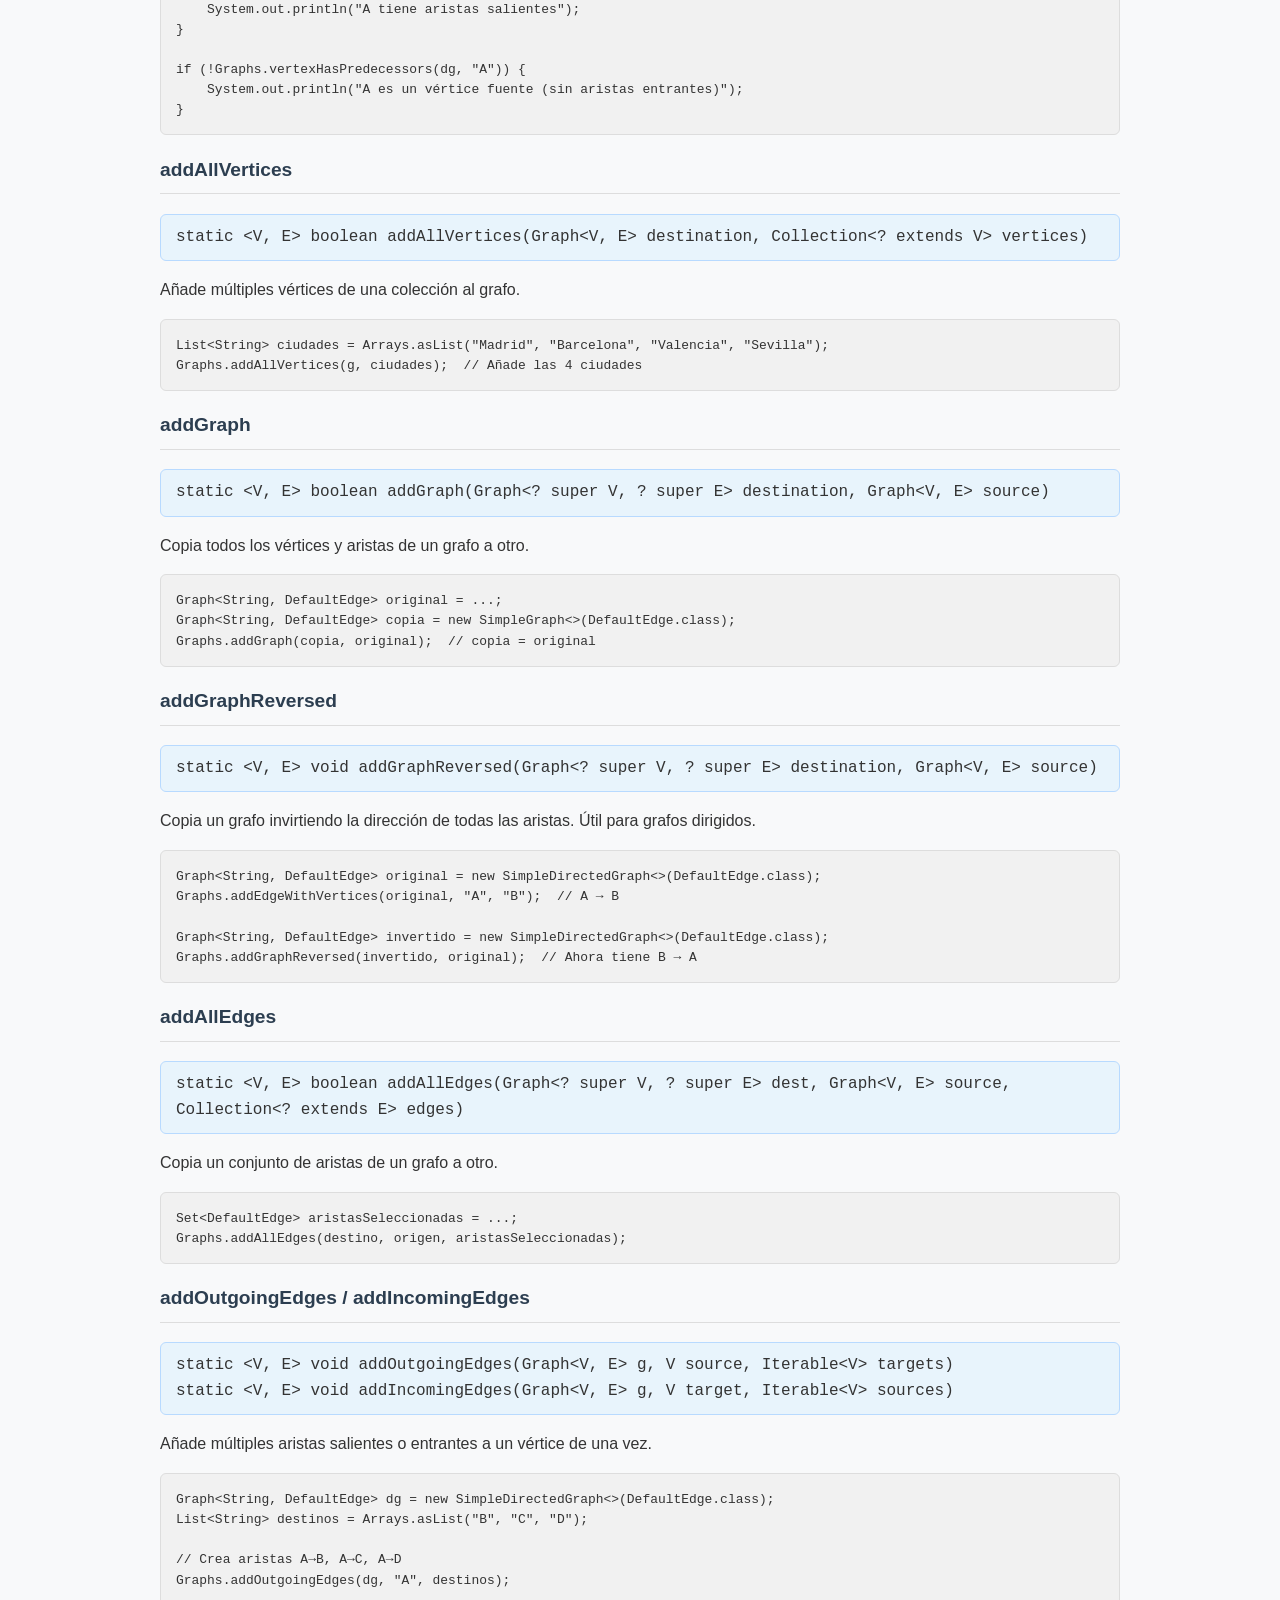
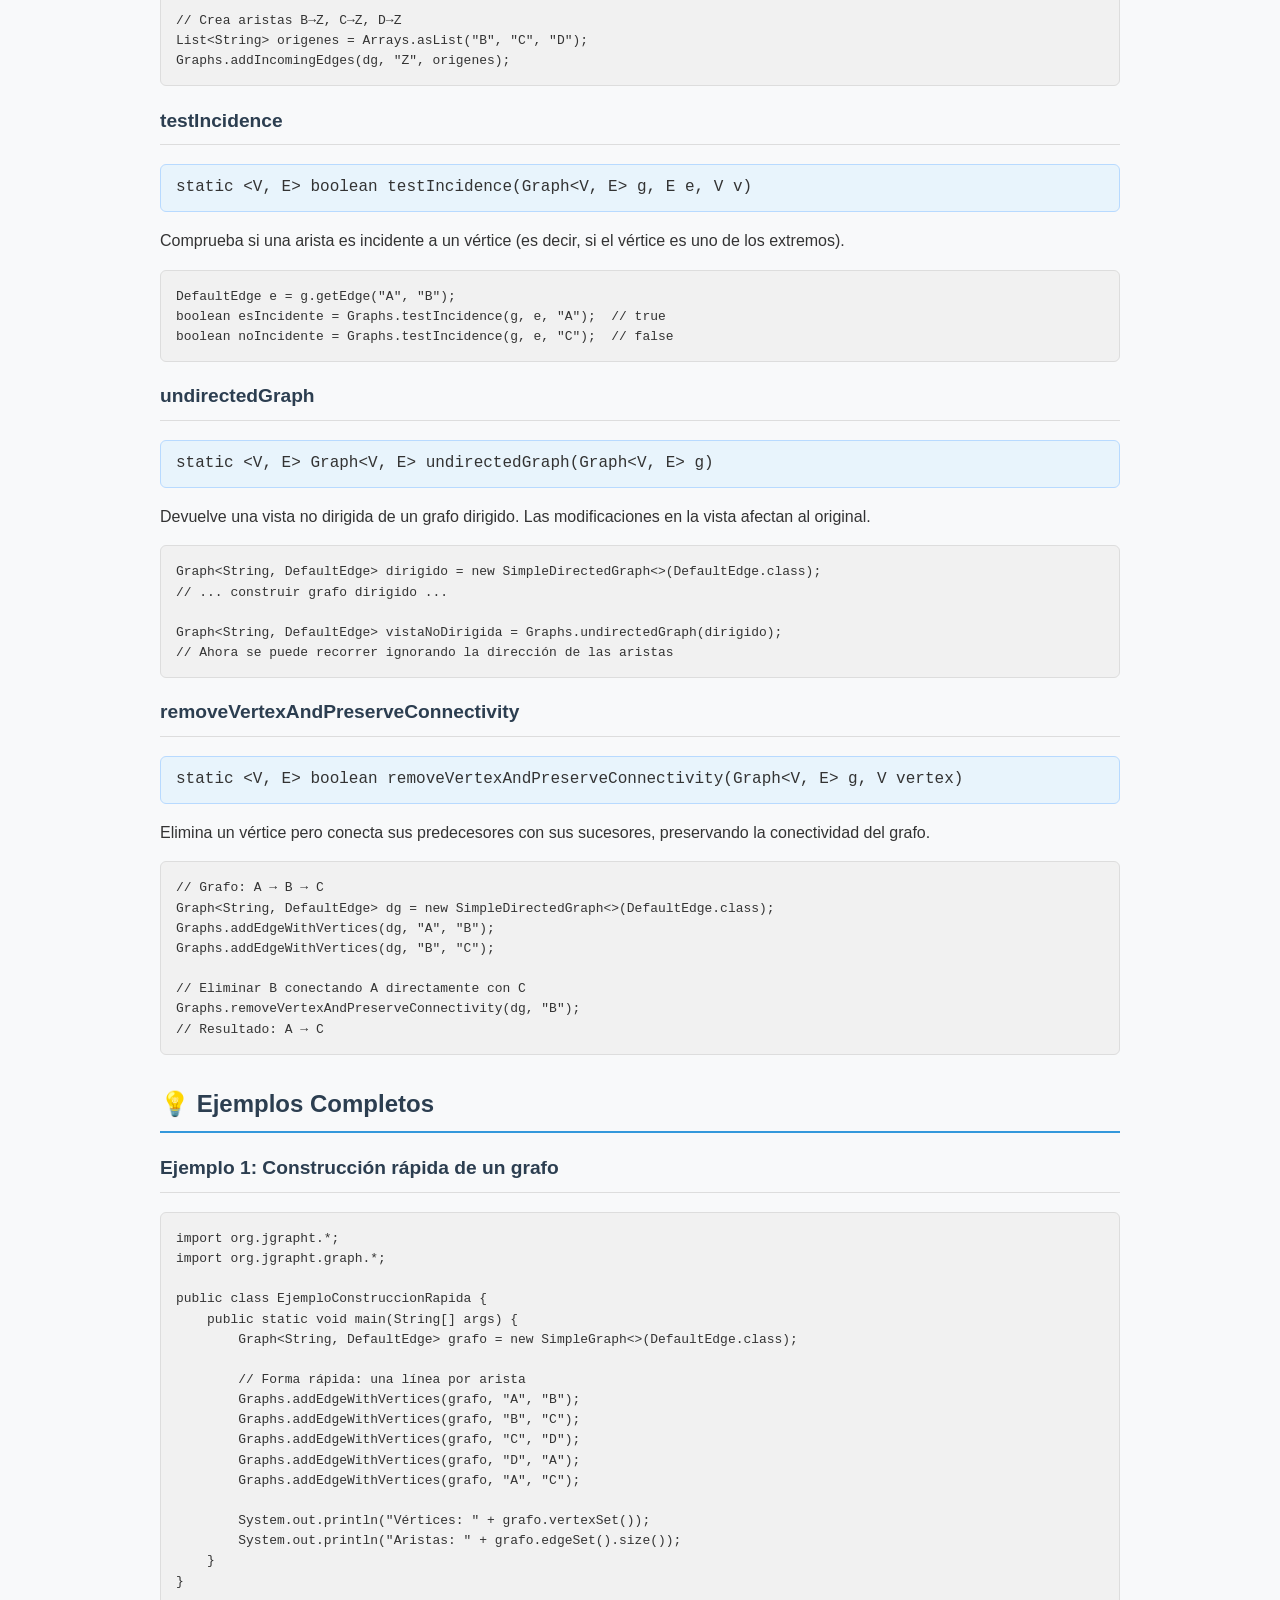
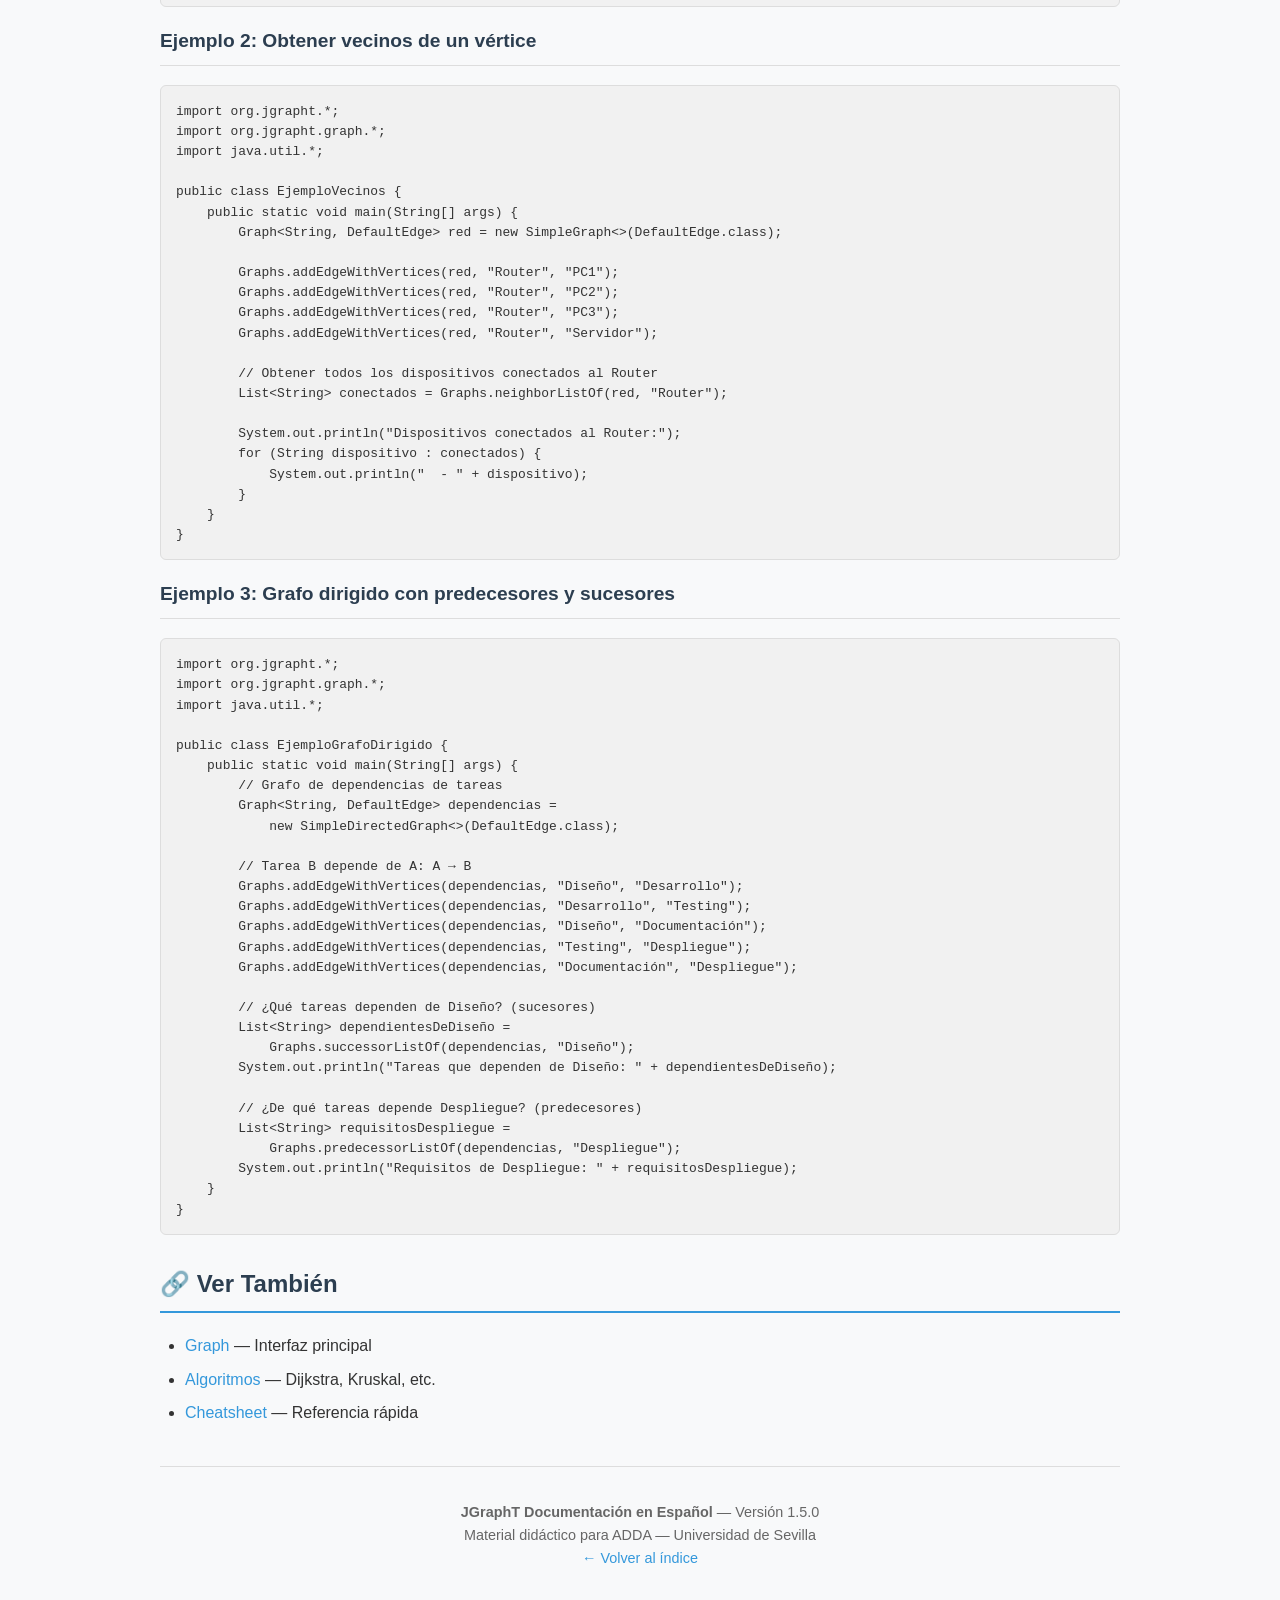
<file: PI2_2025_2026_Base_ADDA/docs/jgrapht-es/classes/Graphs.html>
<!DOCTYPE html>
<html lang="es">
<head>
    <meta charset="UTF-8">
    <meta name="viewport" content="width=device-width, initial-scale=1.0">
    <title>Graphs — JGraphT Documentación en español</title>
    <link rel="stylesheet" href="../css/style.css">
</head>
<body>
    <div class="class-header">
        <h1>Class Graphs</h1>
        <p>org.jgrapht.Graphs — Clase de utilidades para operaciones comunes con grafos</p>
    </div>

    <div class="navigation">
        <ul>
            <li><strong>Navegación:</strong></li>
            <li><a href="../index.html">Inicio</a></li>
            <li><a href="../cheatsheet.html">Cheatsheet</a></li>
            <li><a href="Graph.html">Graph</a></li>
            <li><a href="Graphs.html">Graphs</a></li>
            <li><a href="Algorithms.html">Algoritmos</a></li>
        </ul>
    </div>

    <h2>📖 Descripción</h2>
    <p>
        <code>Graphs</code> es una clase de utilidades que proporciona métodos estáticos para realizar 
        operaciones comunes sobre grafos de forma más cómoda. Contiene funciones auxiliares muy útiles 
        que simplifican tareas frecuentes.
    </p>

    <div class="tip">
        <strong>💡 Tip:</strong> Todos los métodos de esta clase son <code>static</code>, por lo que 
        se llaman directamente: <code>Graphs.metodo(...)</code>
    </div>

    <h2>🔧 Métodos Más Útiles</h2>

    <h3>addEdgeWithVertices</h3>
    <div class="method-signature">static &lt;V, E&gt; E addEdgeWithVertices(Graph&lt;V, E&gt; g, V sourceVertex, V targetVertex)</div>
    <p>
        Añade una arista entre dos vértices, <strong>creando los vértices automáticamente</strong> si no existen.
        Este es probablemente el método más útil de la clase.
    </p>
    <pre><code>Graph&lt;String, DefaultEdge&gt; g = new SimpleGraph&lt;&gt;(DefaultEdge.class);

// Sin Graphs: necesitamos 3 líneas
g.addVertex("A");
g.addVertex("B");
g.addEdge("A", "B");

// Con Graphs: todo en 1 línea
Graphs.addEdgeWithVertices(g, "C", "D");  // Crea C, D y la arista</code></pre>

    <div class="note">
        <strong>📝 Nota:</strong> Si los vértices ya existen, simplemente crea la arista. 
        Nunca falla por vértices inexistentes.
    </div>

    <h3>addEdgeWithVertices (con peso)</h3>
    <div class="method-signature">static &lt;V, E&gt; E addEdgeWithVertices(Graph&lt;V, E&gt; g, V source, V target, double weight)</div>
    <p>Versión para grafos ponderados: crea vértices, arista y asigna el peso en una sola operación.</p>
    <pre><code>Graph&lt;String, DefaultWeightedEdge&gt; g = 
    new SimpleWeightedGraph&lt;&gt;(DefaultWeightedEdge.class);

// Crea Madrid, Barcelona, la arista y le asigna peso 621
Graphs.addEdgeWithVertices(g, "Madrid", "Barcelona", 621.0);</code></pre>

    <h3>neighborListOf</h3>
    <div class="method-signature">static &lt;V, E&gt; List&lt;V&gt; neighborListOf(Graph&lt;V, E&gt; g, V vertex)</div>
    <p>Devuelve una lista con todos los vecinos de un vértice.</p>
    <pre><code>Graph&lt;String, DefaultEdge&gt; g = new SimpleGraph&lt;&gt;(DefaultEdge.class);
Graphs.addEdgeWithVertices(g, "Madrid", "Barcelona");
Graphs.addEdgeWithVertices(g, "Madrid", "Valencia");
Graphs.addEdgeWithVertices(g, "Madrid", "Sevilla");

List&lt;String&gt; vecinosMadrid = Graphs.neighborListOf(g, "Madrid");
// Resultado: [Barcelona, Valencia, Sevilla]

for (String vecino : vecinosMadrid) {
    System.out.println("Vecino de Madrid: " + vecino);
}</code></pre>

    <h3>neighborSetOf</h3>
    <div class="method-signature">static &lt;V, E&gt; Set&lt;V&gt; neighborSetOf(Graph&lt;V, E&gt; g, V vertex)</div>
    <p>Similar a <code>neighborListOf</code> pero devuelve un <code>Set</code> (sin duplicados).</p>
    <pre><code>Set&lt;String&gt; vecinos = Graphs.neighborSetOf(g, "Madrid");</code></pre>

    <h3>predecessorListOf (grafos dirigidos)</h3>
    <div class="method-signature">static &lt;V, E&gt; List&lt;V&gt; predecessorListOf(Graph&lt;V, E&gt; g, V vertex)</div>
    <p>En un grafo dirigido, devuelve los vértices que tienen aristas <strong>hacia</strong> el vértice dado.</p>
    <pre><code>Graph&lt;String, DefaultEdge&gt; dg = new SimpleDirectedGraph&lt;&gt;(DefaultEdge.class);
Graphs.addEdgeWithVertices(dg, "A", "C");  // A → C
Graphs.addEdgeWithVertices(dg, "B", "C");  // B → C

List&lt;String&gt; predecesores = Graphs.predecessorListOf(dg, "C");
// Resultado: [A, B]  (vértices que apuntan a C)</code></pre>

    <h3>successorListOf (grafos dirigidos)</h3>
    <div class="method-signature">static &lt;V, E&gt; List&lt;V&gt; successorListOf(Graph&lt;V, E&gt; g, V vertex)</div>
    <p>En un grafo dirigido, devuelve los vértices a los que apunta el vértice dado.</p>
    <pre><code>Graph&lt;String, DefaultEdge&gt; dg = new SimpleDirectedGraph&lt;&gt;(DefaultEdge.class);
Graphs.addEdgeWithVertices(dg, "A", "B");  // A → B
Graphs.addEdgeWithVertices(dg, "A", "C");  // A → C

List&lt;String&gt; sucesores = Graphs.successorListOf(dg, "A");
// Resultado: [B, C]  (vértices a los que A apunta)</code></pre>

    <h3>getOppositeVertex</h3>
    <div class="method-signature">static &lt;V, E&gt; V getOppositeVertex(Graph&lt;V, E&gt; g, E e, V v)</div>
    <p>Dada una arista y uno de sus vértices, devuelve el otro vértice de la arista.</p>
    <pre><code>DefaultEdge e = g.getEdge("Madrid", "Barcelona");
String otroExtremo = Graphs.getOppositeVertex(g, e, "Madrid");
// Resultado: "Barcelona"</code></pre>

    <h3>vertexHasSuccessors / vertexHasPredecessors</h3>
    <div class="method-signature">static &lt;V, E&gt; boolean vertexHasSuccessors(Graph&lt;V, E&gt; g, V v)<br>static &lt;V, E&gt; boolean vertexHasPredecessors(Graph&lt;V, E&gt; g, V v)</div>
    <p>Comprueba si un vértice tiene sucesores o predecesores (útil en grafos dirigidos).</p>
    <pre><code>if (Graphs.vertexHasSuccessors(dg, "A")) {
    System.out.println("A tiene aristas salientes");
}

if (!Graphs.vertexHasPredecessors(dg, "A")) {
    System.out.println("A es un vértice fuente (sin aristas entrantes)");
}</code></pre>

    <h3>addAllVertices</h3>
    <div class="method-signature">static &lt;V, E&gt; boolean addAllVertices(Graph&lt;V, E&gt; destination, Collection&lt;? extends V&gt; vertices)</div>
    <p>Añade múltiples vértices de una colección al grafo.</p>
    <pre><code>List&lt;String&gt; ciudades = Arrays.asList("Madrid", "Barcelona", "Valencia", "Sevilla");
Graphs.addAllVertices(g, ciudades);  // Añade las 4 ciudades</code></pre>

    <h3>addGraph</h3>
    <div class="method-signature">static &lt;V, E&gt; boolean addGraph(Graph&lt;? super V, ? super E&gt; destination, Graph&lt;V, E&gt; source)</div>
    <p>Copia todos los vértices y aristas de un grafo a otro.</p>
    <pre><code>Graph&lt;String, DefaultEdge&gt; original = ...;
Graph&lt;String, DefaultEdge&gt; copia = new SimpleGraph&lt;&gt;(DefaultEdge.class);
Graphs.addGraph(copia, original);  // copia = original</code></pre>

    <h3>addGraphReversed</h3>
    <div class="method-signature">static &lt;V, E&gt; void addGraphReversed(Graph&lt;? super V, ? super E&gt; destination, Graph&lt;V, E&gt; source)</div>
    <p>Copia un grafo invirtiendo la dirección de todas las aristas. Útil para grafos dirigidos.</p>
    <pre><code>Graph&lt;String, DefaultEdge&gt; original = new SimpleDirectedGraph&lt;&gt;(DefaultEdge.class);
Graphs.addEdgeWithVertices(original, "A", "B");  // A → B

Graph&lt;String, DefaultEdge&gt; invertido = new SimpleDirectedGraph&lt;&gt;(DefaultEdge.class);
Graphs.addGraphReversed(invertido, original);  // Ahora tiene B → A</code></pre>

    <h3>addAllEdges</h3>
    <div class="method-signature">static &lt;V, E&gt; boolean addAllEdges(Graph&lt;? super V, ? super E&gt; dest, Graph&lt;V, E&gt; source, Collection&lt;? extends E&gt; edges)</div>
    <p>Copia un conjunto de aristas de un grafo a otro.</p>
    <pre><code>Set&lt;DefaultEdge&gt; aristasSeleccionadas = ...;
Graphs.addAllEdges(destino, origen, aristasSeleccionadas);</code></pre>

    <h3>addOutgoingEdges / addIncomingEdges</h3>
    <div class="method-signature">static &lt;V, E&gt; void addOutgoingEdges(Graph&lt;V, E&gt; g, V source, Iterable&lt;V&gt; targets)<br>static &lt;V, E&gt; void addIncomingEdges(Graph&lt;V, E&gt; g, V target, Iterable&lt;V&gt; sources)</div>
    <p>Añade múltiples aristas salientes o entrantes a un vértice de una vez.</p>
    <pre><code>Graph&lt;String, DefaultEdge&gt; dg = new SimpleDirectedGraph&lt;&gt;(DefaultEdge.class);
List&lt;String&gt; destinos = Arrays.asList("B", "C", "D");

// Crea aristas A→B, A→C, A→D
Graphs.addOutgoingEdges(dg, "A", destinos);

// Crea aristas B→Z, C→Z, D→Z
List&lt;String&gt; origenes = Arrays.asList("B", "C", "D");
Graphs.addIncomingEdges(dg, "Z", origenes);</code></pre>

    <h3>testIncidence</h3>
    <div class="method-signature">static &lt;V, E&gt; boolean testIncidence(Graph&lt;V, E&gt; g, E e, V v)</div>
    <p>Comprueba si una arista es incidente a un vértice (es decir, si el vértice es uno de los extremos).</p>
    <pre><code>DefaultEdge e = g.getEdge("A", "B");
boolean esIncidente = Graphs.testIncidence(g, e, "A");  // true
boolean noIncidente = Graphs.testIncidence(g, e, "C");  // false</code></pre>

    <h3>undirectedGraph</h3>
    <div class="method-signature">static &lt;V, E&gt; Graph&lt;V, E&gt; undirectedGraph(Graph&lt;V, E&gt; g)</div>
    <p>Devuelve una vista no dirigida de un grafo dirigido. Las modificaciones en la vista afectan al original.</p>
    <pre><code>Graph&lt;String, DefaultEdge&gt; dirigido = new SimpleDirectedGraph&lt;&gt;(DefaultEdge.class);
// ... construir grafo dirigido ...

Graph&lt;String, DefaultEdge&gt; vistaNoDirigida = Graphs.undirectedGraph(dirigido);
// Ahora se puede recorrer ignorando la dirección de las aristas</code></pre>

    <h3>removeVertexAndPreserveConnectivity</h3>
    <div class="method-signature">static &lt;V, E&gt; boolean removeVertexAndPreserveConnectivity(Graph&lt;V, E&gt; g, V vertex)</div>
    <p>Elimina un vértice pero conecta sus predecesores con sus sucesores, preservando la conectividad del grafo.</p>
    <pre><code>// Grafo: A → B → C
Graph&lt;String, DefaultEdge&gt; dg = new SimpleDirectedGraph&lt;&gt;(DefaultEdge.class);
Graphs.addEdgeWithVertices(dg, "A", "B");
Graphs.addEdgeWithVertices(dg, "B", "C");

// Eliminar B conectando A directamente con C
Graphs.removeVertexAndPreserveConnectivity(dg, "B");
// Resultado: A → C</code></pre>

    <h2>💡 Ejemplos Completos</h2>

    <h3>Ejemplo 1: Construcción rápida de un grafo</h3>
    <pre><code>import org.jgrapht.*;
import org.jgrapht.graph.*;

public class EjemploConstruccionRapida {
    public static void main(String[] args) {
        Graph&lt;String, DefaultEdge&gt; grafo = new SimpleGraph&lt;&gt;(DefaultEdge.class);
        
        // Forma rápida: una línea por arista
        Graphs.addEdgeWithVertices(grafo, "A", "B");
        Graphs.addEdgeWithVertices(grafo, "B", "C");
        Graphs.addEdgeWithVertices(grafo, "C", "D");
        Graphs.addEdgeWithVertices(grafo, "D", "A");
        Graphs.addEdgeWithVertices(grafo, "A", "C");
        
        System.out.println("Vértices: " + grafo.vertexSet());
        System.out.println("Aristas: " + grafo.edgeSet().size());
    }
}</code></pre>

    <h3>Ejemplo 2: Obtener vecinos de un vértice</h3>
    <pre><code>import org.jgrapht.*;
import org.jgrapht.graph.*;
import java.util.*;

public class EjemploVecinos {
    public static void main(String[] args) {
        Graph&lt;String, DefaultEdge&gt; red = new SimpleGraph&lt;&gt;(DefaultEdge.class);
        
        Graphs.addEdgeWithVertices(red, "Router", "PC1");
        Graphs.addEdgeWithVertices(red, "Router", "PC2");
        Graphs.addEdgeWithVertices(red, "Router", "PC3");
        Graphs.addEdgeWithVertices(red, "Router", "Servidor");
        
        // Obtener todos los dispositivos conectados al Router
        List&lt;String&gt; conectados = Graphs.neighborListOf(red, "Router");
        
        System.out.println("Dispositivos conectados al Router:");
        for (String dispositivo : conectados) {
            System.out.println("  - " + dispositivo);
        }
    }
}</code></pre>

    <h3>Ejemplo 3: Grafo dirigido con predecesores y sucesores</h3>
    <pre><code>import org.jgrapht.*;
import org.jgrapht.graph.*;
import java.util.*;

public class EjemploGrafoDirigido {
    public static void main(String[] args) {
        // Grafo de dependencias de tareas
        Graph&lt;String, DefaultEdge&gt; dependencias = 
            new SimpleDirectedGraph&lt;&gt;(DefaultEdge.class);
        
        // Tarea B depende de A: A → B
        Graphs.addEdgeWithVertices(dependencias, "Diseño", "Desarrollo");
        Graphs.addEdgeWithVertices(dependencias, "Desarrollo", "Testing");
        Graphs.addEdgeWithVertices(dependencias, "Diseño", "Documentación");
        Graphs.addEdgeWithVertices(dependencias, "Testing", "Despliegue");
        Graphs.addEdgeWithVertices(dependencias, "Documentación", "Despliegue");
        
        // ¿Qué tareas dependen de Diseño? (sucesores)
        List&lt;String&gt; dependientesDeDiseño = 
            Graphs.successorListOf(dependencias, "Diseño");
        System.out.println("Tareas que dependen de Diseño: " + dependientesDeDiseño);
        
        // ¿De qué tareas depende Despliegue? (predecesores)
        List&lt;String&gt; requisitosDespliegue = 
            Graphs.predecessorListOf(dependencias, "Despliegue");
        System.out.println("Requisitos de Despliegue: " + requisitosDespliegue);
    }
}</code></pre>

    <h2>🔗 Ver También</h2>
    <ul>
        <li><a href="Graph.html">Graph</a> — Interfaz principal</li>
        <li><a href="Algorithms.html">Algoritmos</a> — Dijkstra, Kruskal, etc.</li>
        <li><a href="../cheatsheet.html">Cheatsheet</a> — Referencia rápida</li>
    </ul>

    <div class="footer">
        <p>
            <strong>JGraphT Documentación en Español</strong> — Versión 1.5.0<br>
            Material didáctico para ADDA — Universidad de Sevilla<br>
            <a href="../index.html">← Volver al índice</a>
        </p>
    </div>
</body>
</html>
</file>
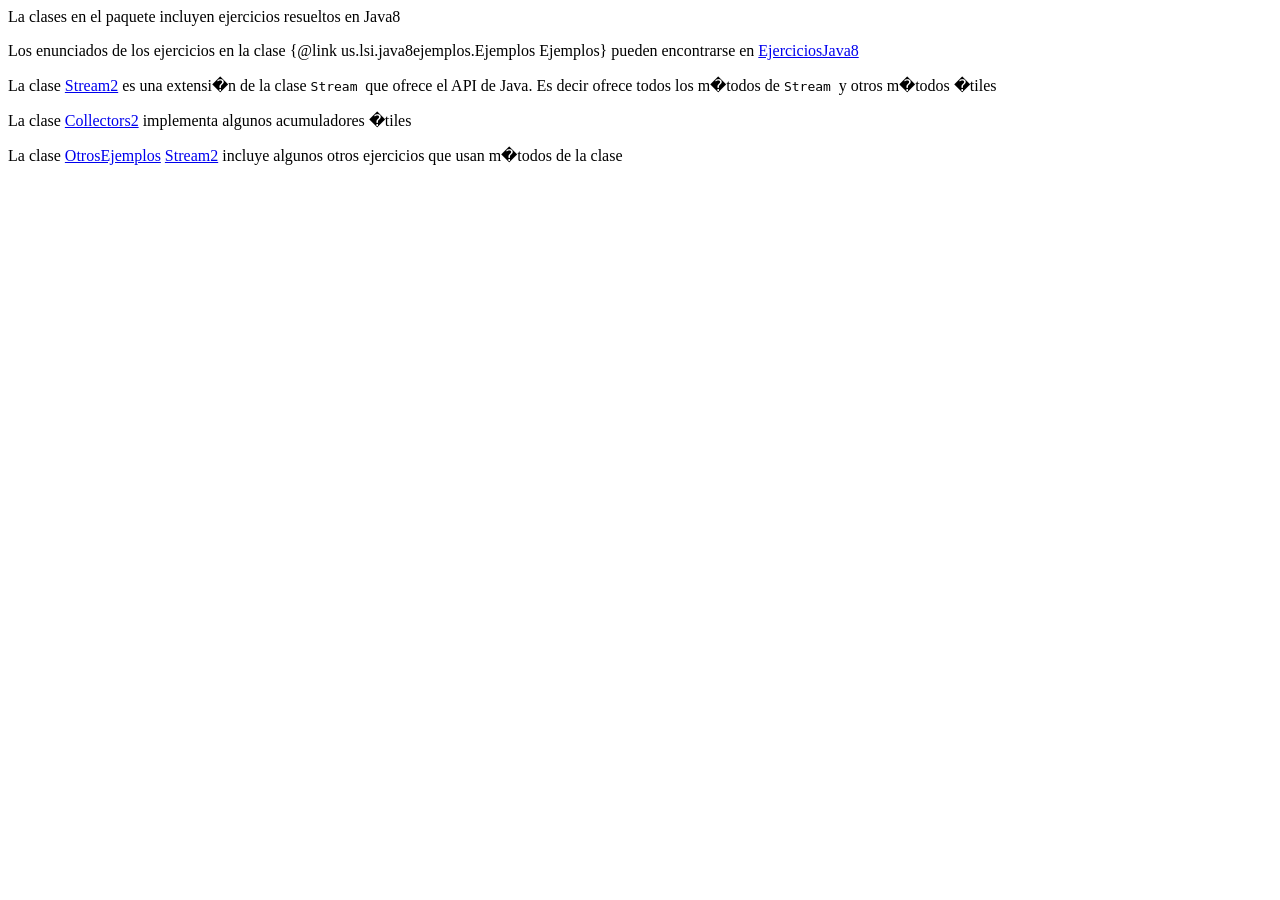
<file: EjemplosParteComun/src/us/lsi/java8ejemplos/package.html>
<HTML>
<BODY>
 <p> La clases en el paquete incluyen ejercicios resueltos en Java8 </p>
<p> Los enunciados de los ejercicios en la clase {@link us.lsi.java8ejemplos.Ejemplos Ejemplos} pueden encontrarse en 
<a href="/document/EjerciciosJava8.pdf" target="_blank">EjerciciosJava8</a> </p>
 
<p> La clase <a href="/partecomun/us/lsi/stream/Stream2.html" target="_blank"> Stream2</a>
 es una extensi�n de la clase <code> Stream </code>
que ofrece el API de Java. Es decir ofrece todos los m�todos de  <code> Stream </code> y otros m�todos �tiles </p>


<p> La clase <a href="/partecomun/us/lsi/stream/Collectors2.html" target="_blank"> Collectors2</a>
 implementa algunos acumuladores �tiles </p>

<p> La clase <a href="/ejemplosdepartecomun/us/lsi/java8ejemplos.OtrosEjemplos.html" target="_blank"> OtrosEjemplos</a>
<a href="/partecomun/us/lsi/stream/Stream2.html" target="_blank"> Stream2</a> incluye algunos otros ejercicios que usan m�todos de la clase 
 </p>

</BODY>
</HTML>
</file>
<file: PI2_2025_2026_Base_ADDA/docs/jgrapht-es/css/style.css>
/* 
 * JGraphT - Documentación en español
 * Estilo para la documentación didáctica del curso ADDA
 * Universidad de Sevilla
 */

:root {
    --primary-color: #2c3e50;
    --secondary-color: #3498db;
    --accent-color: #e74c3c;
    --background-color: #f8f9fa;
    --code-background: #f1f1f1;
    --border-color: #ddd;
    --text-color: #333;
}

* {
    box-sizing: border-box;
}

body {
    font-family: 'Segoe UI', Tahoma, Geneva, Verdana, sans-serif;
    line-height: 1.6;
    color: var(--text-color);
    max-width: 1000px;
    margin: 0 auto;
    padding: 20px;
    background-color: var(--background-color);
}

h1, h2, h3, h4 {
    color: var(--primary-color);
    border-bottom: 2px solid var(--secondary-color);
    padding-bottom: 8px;
}

h1 {
    font-size: 2em;
    border-bottom-width: 3px;
}

h2 {
    font-size: 1.5em;
    margin-top: 30px;
}

h3 {
    font-size: 1.2em;
    border-bottom: 1px solid var(--border-color);
}

a {
    color: var(--secondary-color);
    text-decoration: none;
}

a:hover {
    text-decoration: underline;
    color: var(--primary-color);
}

code {
    background-color: var(--code-background);
    padding: 2px 6px;
    border-radius: 4px;
    font-family: 'Consolas', 'Monaco', 'Courier New', monospace;
    font-size: 0.9em;
}

pre {
    background-color: var(--code-background);
    border: 1px solid var(--border-color);
    border-radius: 6px;
    padding: 15px;
    overflow-x: auto;
    font-family: 'Consolas', 'Monaco', 'Courier New', monospace;
    font-size: 0.9em;
    line-height: 1.4;
}

pre code {
    background: none;
    padding: 0;
}

ul, ol {
    padding-left: 25px;
}

li {
    margin-bottom: 8px;
}

table {
    border-collapse: collapse;
    width: 100%;
    margin: 20px 0;
}

th, td {
    border: 1px solid var(--border-color);
    padding: 12px;
    text-align: left;
}

th {
    background-color: var(--primary-color);
    color: white;
}

tr:nth-child(even) {
    background-color: #f2f2f2;
}

.note {
    background-color: #fff3cd;
    border-left: 4px solid #ffc107;
    padding: 12px 15px;
    margin: 15px 0;
    border-radius: 0 6px 6px 0;
}

.tip {
    background-color: #d4edda;
    border-left: 4px solid #28a745;
    padding: 12px 15px;
    margin: 15px 0;
    border-radius: 0 6px 6px 0;
}

.warning {
    background-color: #f8d7da;
    border-left: 4px solid #dc3545;
    padding: 12px 15px;
    margin: 15px 0;
    border-radius: 0 6px 6px 0;
}

.method-signature {
    background-color: #e8f4fc;
    border: 1px solid #b8daff;
    padding: 10px 15px;
    border-radius: 6px;
    font-family: 'Consolas', 'Monaco', 'Courier New', monospace;
    margin: 10px 0;
}

.navigation {
    background-color: white;
    padding: 15px;
    border-radius: 6px;
    border: 1px solid var(--border-color);
    margin-bottom: 20px;
}

.navigation ul {
    list-style-type: none;
    padding: 0;
    margin: 0;
    display: flex;
    flex-wrap: wrap;
    gap: 15px;
}

.navigation li {
    margin: 0;
}

.footer {
    margin-top: 40px;
    padding-top: 20px;
    border-top: 1px solid var(--border-color);
    text-align: center;
    font-size: 0.9em;
    color: #666;
}

.class-header {
    background: linear-gradient(135deg, var(--primary-color), var(--secondary-color));
    color: white;
    padding: 20px;
    border-radius: 8px;
    margin-bottom: 20px;
}

.class-header h1 {
    color: white;
    border-bottom: 2px solid rgba(255,255,255,0.3);
    margin: 0;
}

.class-header p {
    margin: 10px 0 0 0;
    opacity: 0.9;
}

.cheatsheet-item {
    background-color: white;
    border: 1px solid var(--border-color);
    border-radius: 6px;
    padding: 15px;
    margin: 15px 0;
}

.cheatsheet-item h4 {
    margin: 0 0 10px 0;
    border: none;
    padding: 0;
    color: var(--secondary-color);
}
</file>
